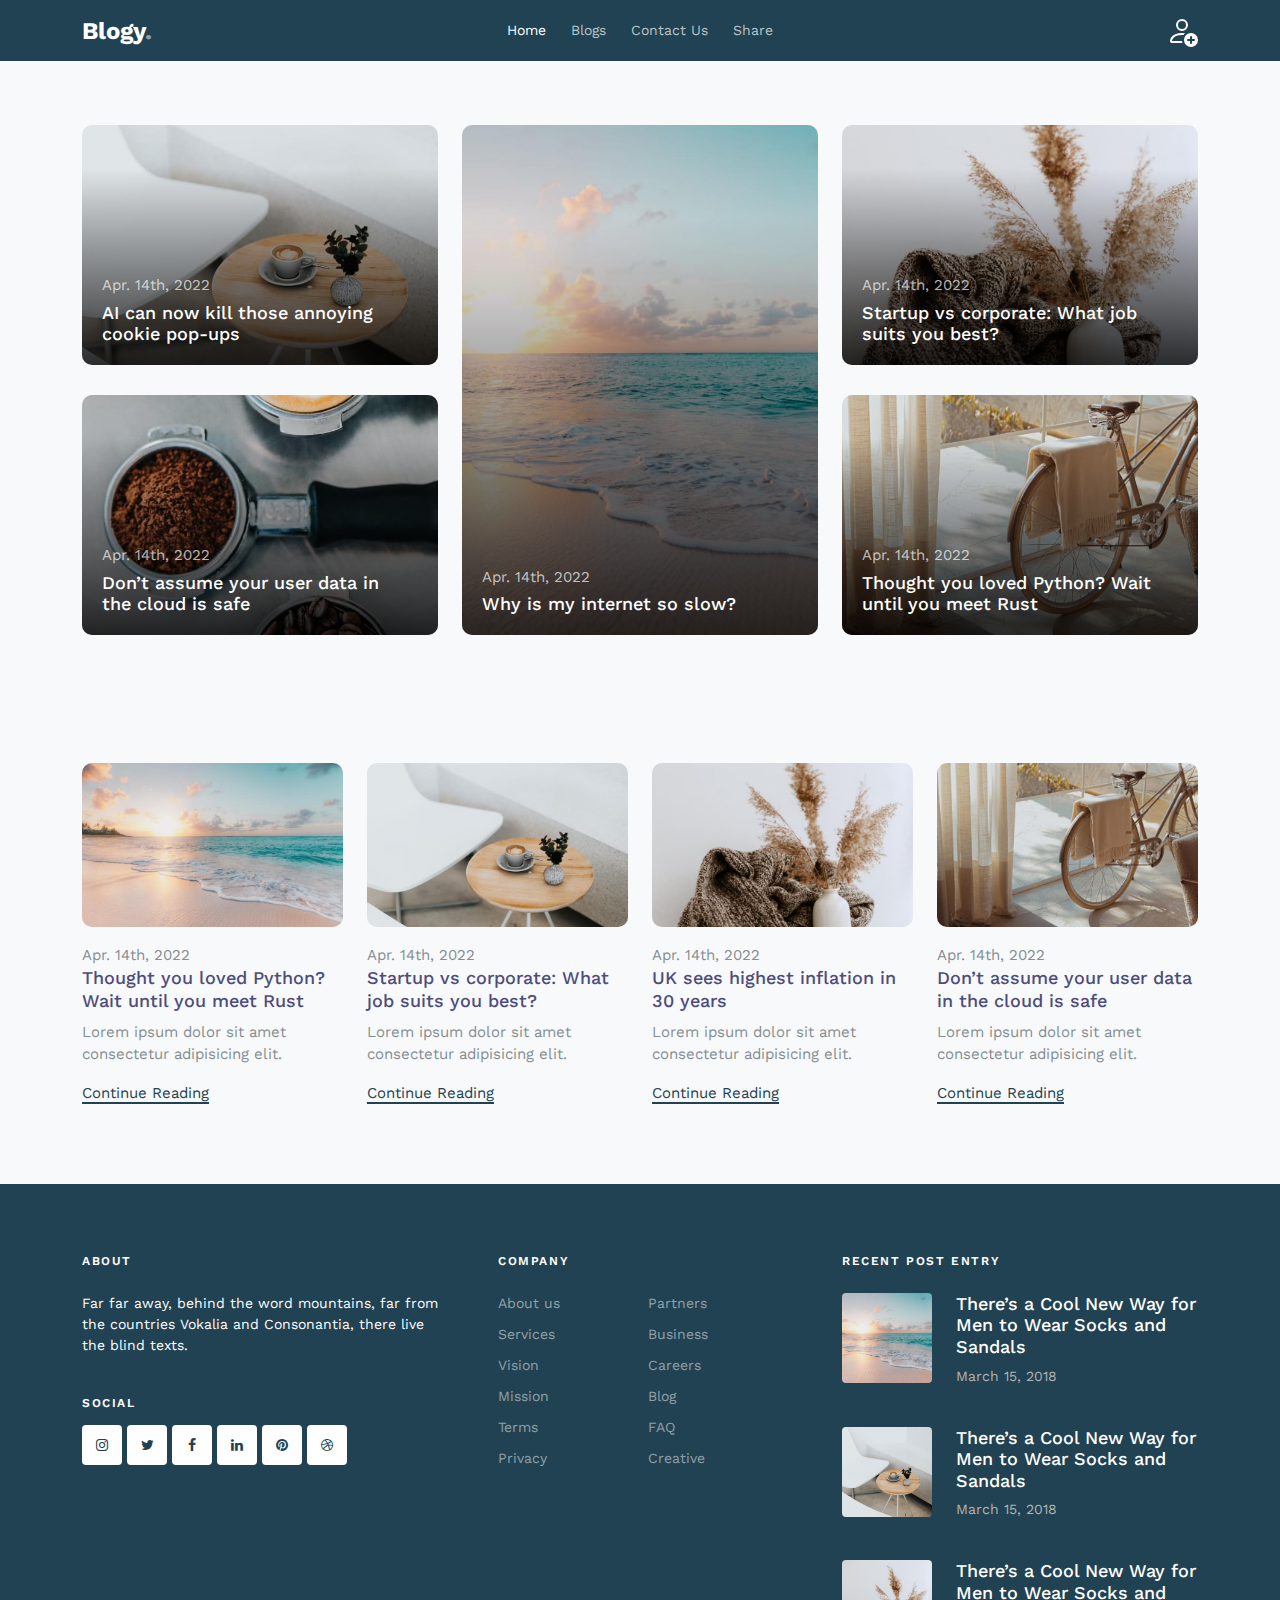
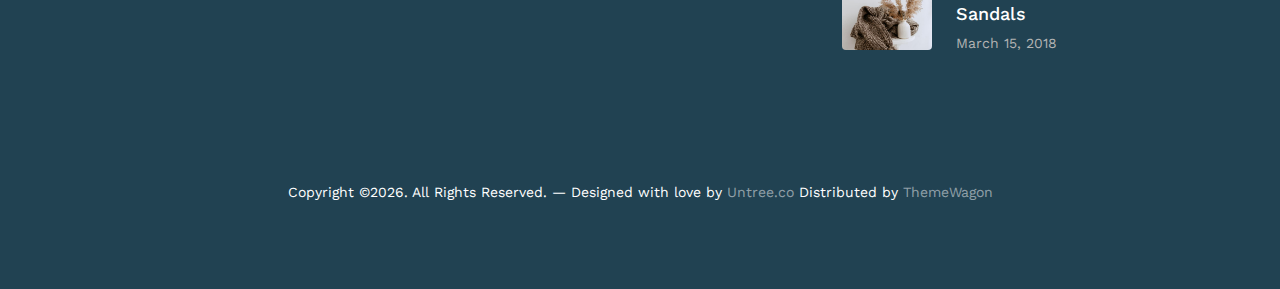
<file: client/index.html>
<!-- /*
* Template Name: Blogy
* Template Author: Untree.co
* Template URI: https://untree.co/
* License: https://creativecommons.org/licenses/by/3.0/
*/ -->
<!doctype html>
<html lang="en">
<head>
	<meta charset="utf-8">
	<meta name="viewport" content="width=device-width, initial-scale=1">
	<meta name="author" content="Untree.co">
	<link rel="shortcut icon" href="favicon.png">

	<meta name="description" content="" />
	<meta name="keywords" content="bootstrap, bootstrap5" />

	<link rel="preconnect" href="https://fonts.googleapis.com">
	<link rel="preconnect" href="https://fonts.gstatic.com" crossorigin>
	<link href="https://fonts.googleapis.com/css2?family=Work+Sans:wght@400;600;700&display=swap" rel="stylesheet">


	<link rel="stylesheet" href="fonts/icomoon/style.css">
	<link rel="stylesheet" href="fonts/flaticon/font/flaticon.css">

	<link rel="stylesheet" href="https://cdn.jsdelivr.net/npm/bootstrap-icons@1.8.1/font/bootstrap-icons.css">

	<link rel="stylesheet" href="css/tiny-slider.css">
	<link rel="stylesheet" href="css/aos.css">
	<link rel="stylesheet" href="css/glightbox.min.css">
	<link rel="stylesheet" href="css/style.css">

	<link rel="stylesheet" href="css/flatpickr.min.css">
	
	<link rel="stylesheet" href="css/subStyle.css">


	<title>Blogy &mdash; Free Bootstrap 5 Website Template by Untree.co</title>
</head>
<body>

	<div class="site-mobile-menu site-navbar-target">
		<div class="site-mobile-menu-header">
			<div class="site-mobile-menu-close">
				<span class="icofont-close js-menu-toggle"></span>
			</div>
		</div>
		<div class="site-mobile-menu-body"></div>
	</div>

	<nav class="site-nav">
		<div class="container">
			<div class="menu-bg-wrap">
				<div class="site-navigation">
					<div class="row g-0 align-items-center">
						<div class="col-2">
							<a href="index.html" class="logo m-0 float-start">Blogy<span class="text-primary">.</span></a>
						</div>
						<div class="col-8 text-center">
							<ul class="js-clone-nav d-none d-lg-inline-block text-start site-menu mx-auto">
								<li class="active"><a href="index.html">Home</a></li>
								<li><a href="blog.html">Blogs</a></li>
								<li><a href="contact.html">Contact Us</a></li>
								<li><a href="share.html">Share</a></li>
							</ul>
						</div>
						<div class="col-2 text-end nav-account">
							<div class="account-not-signedin">
								<div class="account-icon" id="openAuthModal">
									<svg xmlns="http://www.w3.org/2000/svg" width="32" height="32" fill="currentColor" class="bi bi-person-add" viewBox="0 0 16 16">
									<path d="M12.5 16a3.5 3.5 0 1 0 0-7 3.5 3.5 0 0 0 0 7m.5-5v1h1a.5.5 0 0 1 0 1h-1v1a.5.5 0 0 1-1 0v-1h-1a.5.5 0 0 1 0-1h1v-1a.5.5 0 0 1 1 0m-2-6a3 3 0 1 1-6 0 3 3 0 0 1 6 0M8 7a2 2 0 1 0 0-4 2 2 0 0 0 0 4"/>
									<path d="M8.256 14a4.5 4.5 0 0 1-.229-1.004H3c.001-.246.154-.986.832-1.664C4.484 10.68 5.711 10 8 10q.39 0 .74.025c.226-.341.496-.65.804-.918Q8.844 9.002 8 9c-5 0-6 3-6 4s1 1 1 1z"/>
									</svg>
								</div>
							</div>

							<div class="account-signedin">
								<div class="account-icon">
									<svg xmlns="http://www.w3.org/2000/svg" width="32" height="32" fill="currentColor" class="bi bi-person" viewBox="0 0 16 16">
									<path d="M8 8a3 3 0 1 0 0-6 3 3 0 0 0 0 6m2-3a2 2 0 1 1-4 0 2 2 0 0 1 4 0m4 8c0 1-1 1-1 1H3s-1 0-1-1 1-4 6-4 6 3 6 4m-1-.004c-.001-.246-.154-.986-.832-1.664C11.516 10.68 10.289 10 8 10s-3.516.68-4.168 1.332c-.678.678-.83 1.418-.832 1.664z"/>
									</svg>
								</div>
								<ul class="account-dropdown">
									<li><a href="#">Profile</a></li>
									<li><a href="myBlogs.html">My Blogs</a></li>
									<li id="btn-signOut"><a href="#">Sign out</a></li>
								</ul>
						</div>
					</div>
				</div>
			</div>
		</div>
	</nav>

	<!-- Modal đăng nhập/đăng ký -->
	<div id="authModal" class="auth-modal">
		<div class="auth-modal-content">

			<span class="auth-close" id="closeAuthModal">&times;</span>

			<h2 class="auth-title" id="authTitle">Sign In</h2>

			<!-- Form đăng nhập -->
			<form id="signinForm" class="auth-form active">
				<input type="email" placeholder="Email" required />
				<input type="password" placeholder="Password" required />
				<button type="submit" class="auth-btn">Sign In</button>

				<p class="switch-text">
					Don't have an account?
					<a href="#" id="toSignup">Sign Up</a>
				</p>
			</form>

			<!-- Form đăng ký -->
			<form id="signupForm" class="auth-form">
				<input type="email" placeholder="Email" required />
				<input type="password" placeholder="Password" required />
				<input type="text" placeholder="Full Name" required />
				<input type="date" name="" id="" required/>
				<button type="submit" class="auth-btn">Sign Up</button>

				<p class="switch-text">
					Already have an account?
					<a href="#" id="toSignin">Sign In</a>
				</p>
			</form>

		</div>
	</div>

	<!-- Start retroy layout blog posts -->
	<section class="section bg-light">
		<div class="container">
			<div class="row align-items-stretch retro-layout">
				<div class="col-md-4">
					<a href="single.html" class="h-entry mb-30 v-height gradient">

						<div class="featured-img" style="background-image: url('images/img_2_horizontal.jpg');"></div>

						<div class="text">
							<span class="date">Apr. 14th, 2022</span>
							<h2>AI can now kill those annoying cookie pop-ups</h2>
						</div>
					</a>
					<a href="single.html" class="h-entry v-height gradient">

						<div class="featured-img" style="background-image: url('images/img_5_horizontal.jpg');"></div>

						<div class="text">
							<span class="date">Apr. 14th, 2022</span>
							<h2>Don’t assume your user data in the cloud is safe</h2>
						</div>
					</a>
				</div>
				<div class="col-md-4">
					<a href="single.html" class="h-entry img-5 h-100 gradient">

						<div class="featured-img" style="background-image: url('images/img_1_vertical.jpg');"></div>

						<div class="text">
							<span class="date">Apr. 14th, 2022</span>
							<h2>Why is my internet so slow?</h2>
						</div>
					</a>
				</div>
				<div class="col-md-4">
					<a href="single.html" class="h-entry mb-30 v-height gradient">

						<div class="featured-img" style="background-image: url('images/img_3_horizontal.jpg');"></div>

						<div class="text">
							<span class="date">Apr. 14th, 2022</span>
							<h2>Startup vs corporate: What job suits you best?</h2>
						</div>
					</a>
					<a href="single.html" class="h-entry v-height gradient">

						<div class="featured-img" style="background-image: url('images/img_4_horizontal.jpg');"></div>

						<div class="text">
							<span class="date">Apr. 14th, 2022</span>
							<h2>Thought you loved Python? Wait until you meet Rust</h2>
						</div>
					</a>
				</div>
			</div>
		</div>
	</section>
	<!-- End retroy layout blog posts -->


	<!-- Start posts-entry -->
	<section class="section posts-entry posts-entry-sm bg-light">
		<div class="container">
			<div class="row">
				<div class="col-md-6 col-lg-3">
					<div class="blog-entry">
						<a href="single.html" class="img-link">
							<img src="images/img_1_horizontal.jpg" alt="Image" class="img-fluid">
						</a>
						<span class="date">Apr. 14th, 2022</span>
						<h2><a href="single.html">Thought you loved Python? Wait until you meet Rust</a></h2>
						<p>Lorem ipsum dolor sit amet consectetur adipisicing elit.</p>
						<p><a href="#" class="read-more">Continue Reading</a></p>
					</div>
				</div>
				<div class="col-md-6 col-lg-3">
					<div class="blog-entry">
						<a href="single.html" class="img-link">
							<img src="images/img_2_horizontal.jpg" alt="Image" class="img-fluid">
						</a>
						<span class="date">Apr. 14th, 2022</span>
						<h2><a href="single.html">Startup vs corporate: What job suits you best?</a></h2>
						<p>Lorem ipsum dolor sit amet consectetur adipisicing elit.</p>
						<p><a href="#" class="read-more">Continue Reading</a></p>
					</div>
				</div>
				<div class="col-md-6 col-lg-3">
					<div class="blog-entry">
						<a href="single.html" class="img-link">
							<img src="images/img_3_horizontal.jpg" alt="Image" class="img-fluid">
						</a>
						<span class="date">Apr. 14th, 2022</span>
						<h2><a href="single.html">UK sees highest inflation in 30 years</a></h2>
						<p>Lorem ipsum dolor sit amet consectetur adipisicing elit.</p>
						<p><a href="#" class="read-more">Continue Reading</a></p>
					</div>
				</div>
				<div class="col-md-6 col-lg-3">
					<div class="blog-entry">
						<a href="single.html" class="img-link">
							<img src="images/img_4_horizontal.jpg" alt="Image" class="img-fluid">
						</a>
						<span class="date">Apr. 14th, 2022</span>
						<h2><a href="single.html">Don’t assume your user data in the cloud is safe</a></h2>
						<p>Lorem ipsum dolor sit amet consectetur adipisicing elit.</p>
						<p><a href="#" class="read-more">Continue Reading</a></p>
					</div>
				</div>
			</div>
		</div>
	</section>
	<!-- End posts-entry -->

	<!-- Footer -->
	<footer class="site-footer">
		<div class="container">
			<div class="row">
				<div class="col-lg-4">
					<div class="widget">
						<h3 class="mb-4">About</h3>
						<p>Far far away, behind the word mountains, far from the countries Vokalia and Consonantia, there live the blind texts.</p>
					</div> <!-- /.widget -->
					<div class="widget">
						<h3>Social</h3>
						<ul class="list-unstyled social">
							<li><a href="#"><span class="icon-instagram"></span></a></li>
							<li><a href="#"><span class="icon-twitter"></span></a></li>
							<li><a href="#"><span class="icon-facebook"></span></a></li>
							<li><a href="#"><span class="icon-linkedin"></span></a></li>
							<li><a href="#"><span class="icon-pinterest"></span></a></li>
							<li><a href="#"><span class="icon-dribbble"></span></a></li>
						</ul>
					</div> <!-- /.widget -->
				</div> <!-- /.col-lg-4 -->
				<div class="col-lg-4 ps-lg-5">
					<div class="widget">
						<h3 class="mb-4">Company</h3>
						<ul class="list-unstyled float-start links">
							<li><a href="#">About us</a></li>
							<li><a href="#">Services</a></li>
							<li><a href="#">Vision</a></li>
							<li><a href="#">Mission</a></li>
							<li><a href="#">Terms</a></li>
							<li><a href="#">Privacy</a></li>
						</ul>
						<ul class="list-unstyled float-start links">
							<li><a href="#">Partners</a></li>
							<li><a href="#">Business</a></li>
							<li><a href="#">Careers</a></li>
							<li><a href="#">Blog</a></li>
							<li><a href="#">FAQ</a></li>
							<li><a href="#">Creative</a></li>
						</ul>
					</div> <!-- /.widget -->
				</div> <!-- /.col-lg-4 -->
				<div class="col-lg-4">
					<div class="widget">
						<h3 class="mb-4">Recent Post Entry</h3>
						<div class="post-entry-footer">
							<ul>
								<li>
									<a href="">
										<img src="images/img_1_sq.jpg" alt="Image placeholder" class="me-4 rounded">
										<div class="text">
											<h4>There’s a Cool New Way for Men to Wear Socks and Sandals</h4>
											<div class="post-meta">
												<span class="mr-2">March 15, 2018 </span>
											</div>
										</div>
									</a>
								</li>
								<li>
									<a href="">
										<img src="images/img_2_sq.jpg" alt="Image placeholder" class="me-4 rounded">
										<div class="text">
											<h4>There’s a Cool New Way for Men to Wear Socks and Sandals</h4>
											<div class="post-meta">
												<span class="mr-2">March 15, 2018 </span>
											</div>
										</div>
									</a>
								</li>
								<li>
									<a href="">
										<img src="images/img_3_sq.jpg" alt="Image placeholder" class="me-4 rounded">
										<div class="text">
											<h4>There’s a Cool New Way for Men to Wear Socks and Sandals</h4>
											<div class="post-meta">
												<span class="mr-2">March 15, 2018 </span>
											</div>
										</div>
									</a>
								</li>
							</ul>
						</div>


					</div> <!-- /.widget -->
				</div> <!-- /.col-lg-4 -->
			</div> <!-- /.row -->

			<div class="row mt-5">
				<div class="col-12 text-center">
          <!-- 
              **==========
              NOTE: 
              Please don't remove this copyright link unless you buy the license here https://untree.co/license/  
              **==========
            -->

            <p>Copyright &copy;<script>document.write(new Date().getFullYear());</script>. All Rights Reserved. &mdash; Designed with love by <a href="https://untree.co">Untree.co</a>  Distributed by <a href="https://themewagon.com">ThemeWagon</a> <!-- License information: https://untree.co/license/ -->
            </p>
          </div>
        </div>
      </div> <!-- /.container -->
    </footer> <!-- /.site-footer -->

    <!-- Preloader -->
    <div id="overlayer"></div>
    <div class="loader">
    	<div class="spinner-border text-primary" role="status">
    		<span class="visually-hidden">Loading...</span>
    	</div>
    </div>


    <script src="js/bootstrap.bundle.min.js"></script>
    <script src="js/tiny-slider.js"></script>

    <script src="js/flatpickr.min.js"></script>


    <script src="js/aos.js"></script>
    <script src="js/glightbox.min.js"></script>
    <script src="js/navbar.js"></script>
    <script src="js/counter.js"></script>
    <script src="js/custom.js"></script>

	<script src="js/accounts.js"></script>
	<script src="js/home.js"></script>
  </body>
  </html>
</file>
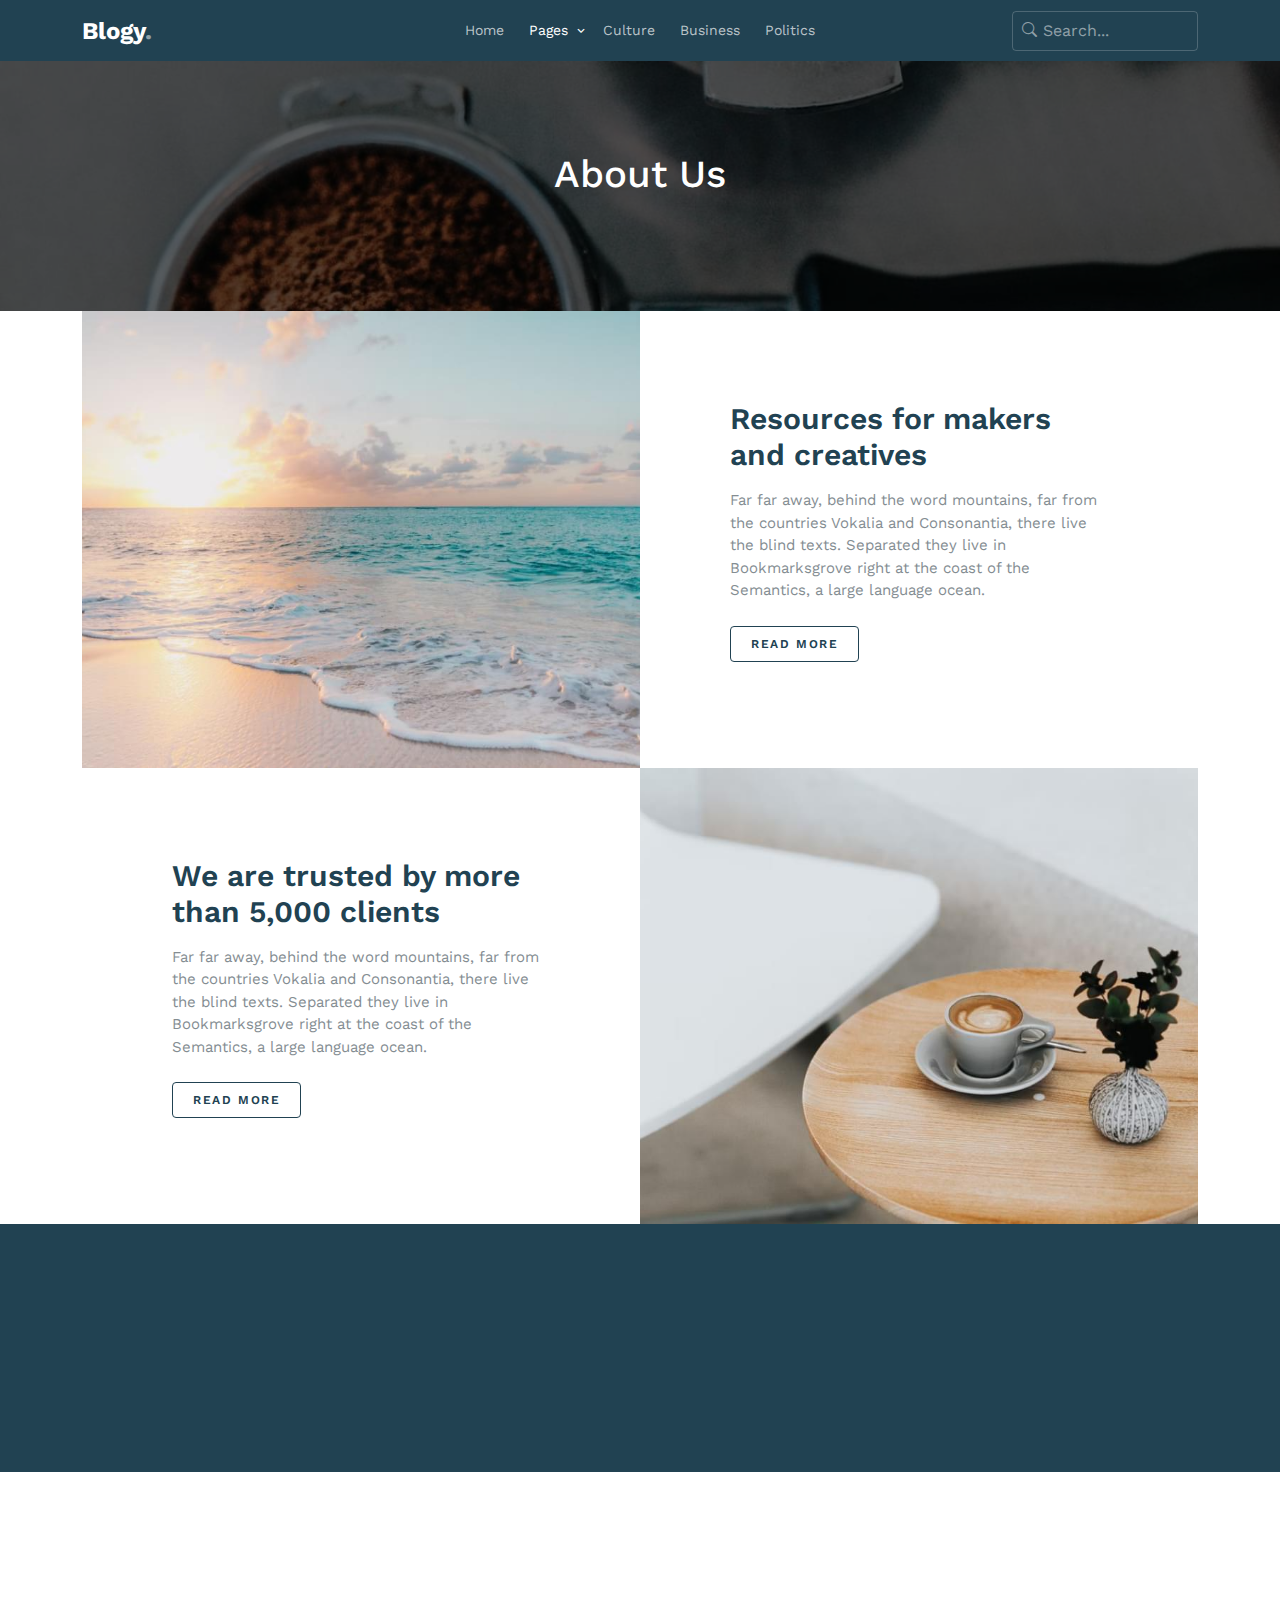
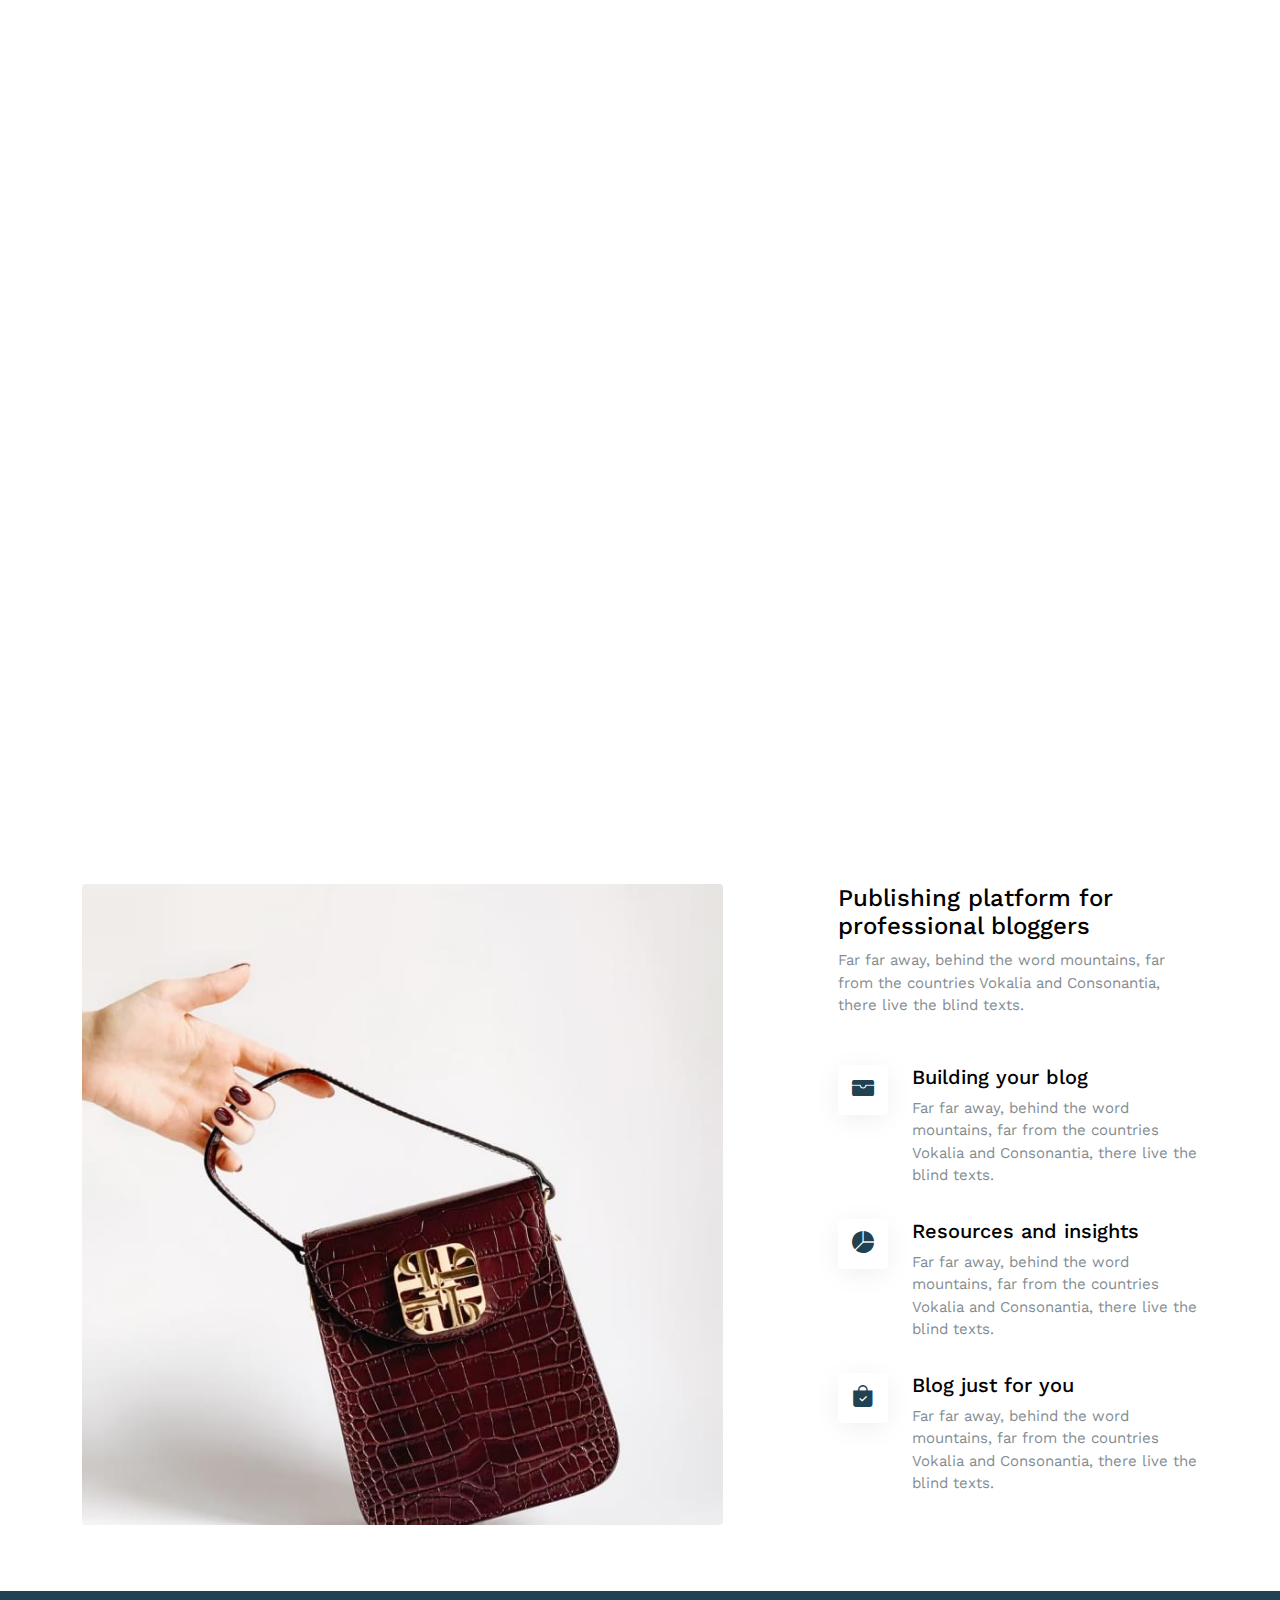
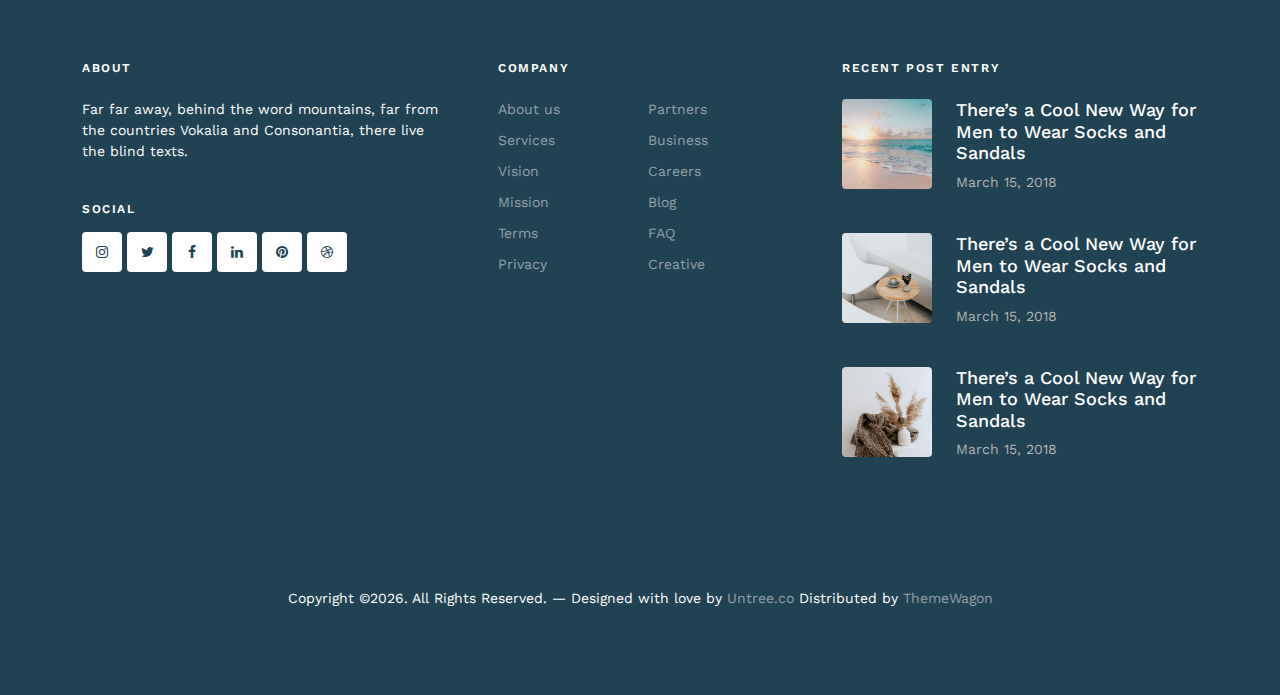
<file: client/about.html>
<!-- /*
* Template Name: Blogy
* Template Author: Untree.co
* Template URI: https://untree.co/
* License: https://creativecommons.org/licenses/by/3.0/
*/ -->
<!doctype html>
<html lang="en">
<head>
	<meta charset="utf-8">
	<meta name="viewport" content="width=device-width, initial-scale=1">
	<meta name="author" content="Untree.co">
	<link rel="shortcut icon" href="favicon.png">

	<meta name="description" content="" />
	<meta name="keywords" content="bootstrap, bootstrap5" />

	<link rel="preconnect" href="https://fonts.googleapis.com">
	<link rel="preconnect" href="https://fonts.gstatic.com" crossorigin>
	<link href="https://fonts.googleapis.com/css2?family=Work+Sans:wght@400;600;700&display=swap" rel="stylesheet">


	<link rel="stylesheet" href="fonts/icomoon/style.css">
	<link rel="stylesheet" href="fonts/flaticon/font/flaticon.css">

	<link rel="stylesheet" href="https://cdn.jsdelivr.net/npm/bootstrap-icons@1.8.1/font/bootstrap-icons.css">

	<link rel="stylesheet" href="css/tiny-slider.css">
	<link rel="stylesheet" href="css/aos.css">
	<link rel="stylesheet" href="css/glightbox.min.css">
	<link rel="stylesheet" href="css/style.css">

	<link rel="stylesheet" href="css/flatpickr.min.css">


	<title>Blogy &mdash; Free Bootstrap 5 Website Template by Untree.co</title>
</head>
<body>

	<div class="site-mobile-menu site-navbar-target">
		<div class="site-mobile-menu-header">
			<div class="site-mobile-menu-close">
				<span class="icofont-close js-menu-toggle"></span>
			</div>
		</div>
		<div class="site-mobile-menu-body"></div>
	</div>

	<nav class="site-nav">
		<div class="container">
			<div class="menu-bg-wrap">
				<div class="site-navigation">
					<div class="row g-0 align-items-center">
						<div class="col-2">
							<a href="index.html" class="logo m-0 float-start">Blogy<span class="text-primary">.</span></a>
						</div>
						<div class="col-8 text-center">
							<form action="#" class="search-form d-inline-block d-lg-none">
								<input type="text" class="form-control" placeholder="Search...">
								<span class="bi-search"></span>
							</form>

							<ul class="js-clone-nav d-none d-lg-inline-block text-start site-menu mx-auto">
								<li><a href="index.html">Home</a></li>
								<li class="has-children active">
									<a href="category.html">Pages</a>
									<ul class="dropdown">
										<li><a href="search-result.html">Search Result</a></li>
										<li><a href="blog.html">Blog</a></li>
										<li><a href="single.html">Blog Single</a></li>
										<li><a href="category.html">Category</a></li>
										<li class="active"><a href="about.html">About</a></li>
										<li><a href="contact.html">Contact Us</a></li>
										<li><a href="#">Menu One</a></li>
										<li><a href="#">Menu Two</a></li>
										<li class="has-children">
											<a href="#">Dropdown</a>
											<ul class="dropdown">
												<li><a href="#">Sub Menu One</a></li>
												<li><a href="#">Sub Menu Two</a></li>
												<li><a href="#">Sub Menu Three</a></li>
											</ul>
										</li>
									</ul>
								</li>
								<li><a href="category.html">Culture</a></li>
								<li><a href="category.html">Business</a></li>
								<li><a href="category.html">Politics</a></li>
							</ul>
						</div>
						<div class="col-2 text-end">
							<a href="#" class="burger ms-auto float-end site-menu-toggle js-menu-toggle d-inline-block d-lg-none light">
								<span></span>
							</a>
							<form action="#" class="search-form d-none d-lg-inline-block">
								<input type="text" class="form-control" placeholder="Search...">
								<span class="bi-search"></span>
							</form>
						</div>
					</div>
				</div>
			</div>
		</div>
	</nav>

	<div class="site-cover site-cover-sm same-height overlay single-page" style="background-image: url('images/hero_5.jpg');">
		<div class="container">
			<div class="row same-height justify-content-center">
				<div class="col-md-6">
					<div class="post-entry text-center">
						<h1 class="mb-4">About Us</h1>
					</div>
				</div>
			</div>
		</div>
	</div>

	<div class="section sec-halfs py-0">
		<div class="container">
			<div class="half-content d-lg-flex align-items-stretch">
				<div class="img" style="background-image: url('images/hero_1.jpg')" data-aos="fade-in" data-aos-delay="100">
					
				</div>
				<div class="text">
					<h2 class="heading text-primary mb-3">Resources for makers and creatives</h2>
					<p class="mb-4">Far far away, behind the word mountains, far from the countries Vokalia and Consonantia, there live the blind texts. Separated they live in Bookmarksgrove right at the coast of the Semantics, a large language ocean.</p>
					<p><a href="#" class="btn btn-outline-primary py-2">Read more</a></p>
				</div>
			</div>

			<div class="half-content d-lg-flex align-items-stretch">
				<div class="img order-md-2" style="background-image: url('images/hero_2.jpg')" data-aos="fade-in">
					
				</div>
				<div class="text">
					<h2 class="heading text-primary mb-3">We are trusted by more than 5,000 clients</h2>
					<p class="mb-4">Far far away, behind the word mountains, far from the countries Vokalia and Consonantia, there live the blind texts. Separated they live in Bookmarksgrove right at the coast of the Semantics, a large language ocean.</p>
					<p><a href="#" class="btn btn-outline-primary py-2">Read more</a></p>
				</div>
			</div>
		</div>

	</div>

	<div class="section sec-features">
		<div class="container">
			<div class="row g-5">
				<div class="col-12 col-sm-6 col-md-6 col-lg-4" data-aos="fade-up" data-aos-delay="0">
					<div class="feature d-flex">
						<span class="bi-bag-check-fill"></span>
						<div>
							<h3>Building your blog</h3>
							<p>Far far away, behind the word mountains, far from the countries Vokalia and Consonantia, there live the blind texts. </p>
						</div>
					</div>
				</div>
				<div class="col-12 col-sm-6 col-md-6 col-lg-4" data-aos="fade-up" data-aos-delay="100">
					<div class="feature d-flex">
						<span class="bi-wallet-fill"></span>
						<div>
							<h3>Resources and insights</h3>
							<p>Far far away, behind the word mountains, far from the countries Vokalia and Consonantia, there live the blind texts. </p>
						</div>
					</div>
				</div>
				<div class="col-12 col-sm-6 col-md-6 col-lg-4" data-aos="fade-up" data-aos-delay="200">
					<div class="feature d-flex">
						<span class="bi-pie-chart-fill"></span>
						<div>
							<h3>Blog just for you</h3>
							<p>Far far away, behind the word mountains, far from the countries Vokalia and Consonantia, there live the blind texts. </p>
						</div>
					</div>
				</div>
			</div>
		</div>
	</div>

	
	<div class="section">
		<div class="container">
			
			<div class="row mb-5">
				<div class="col-lg-5 mx-auto text-center" data-aos="fade-up">
					<h2 class="heading text-primary">Our Team</h2>
					<p>Far far away, behind the word mountains, far from the countries Vokalia and Consonantia, there live the blind texts. </p>
				</div>
			</div>

			<div class="row">
				<div class="col-lg-4 mb-4 text-center" data-aos="fade-up" data-aos-delay="0">
					<img src="images/person_1.jpg" alt="Image" class="img-fluid w-50 rounded-circle mb-3">
					<h5 class="text-black">James Griffin</h5>
					<p>Far far away, behind the word mountains, far from the countries Vokalia and Consonantia, there live the blind texts. </p>
				</div>
				<div class="col-lg-4 mb-4 text-center" data-aos="fade-up" data-aos-delay="100">
					<img src="images/person_2.jpg" alt="Image" class="img-fluid w-50 rounded-circle mb-3">
					<h5 class="text-black">Claire Smith</h5>
					<p>Far far away, behind the word mountains, far from the countries Vokalia and Consonantia, there live the blind texts. </p>
				</div>
				<div class="col-lg-4 mb-4 text-center" data-aos="fade-up" data-aos-delay="200">
					<img src="images/person_3.jpg" alt="Image" class="img-fluid w-50 rounded-circle mb-3">
					<h5 class="text-black">Jessica Wilson</h5>
					<p>Far far away, behind the word mountains, far from the countries Vokalia and Consonantia, there live the blind texts. </p>
				</div>

				<div class="col-lg-4 mb-4 text-center" data-aos="fade-up" data-aos-delay="0">
					<img src="images/person_4.jpg" alt="Image" class="img-fluid w-50 rounded-circle mb-3">
					<h5 class="text-black">William Anderson</h5>
					<p>Far far away, behind the word mountains, far from the countries Vokalia and Consonantia, there live the blind texts. </p>
				</div>
				<div class="col-lg-4 mb-4 text-center" data-aos="fade-up" data-aos-delay="100">
					<img src="images/person_5.jpg" alt="Image" class="img-fluid w-50 rounded-circle mb-3">
					<h5 class="text-black">Julie Harvey</h5>
					<p>Far far away, behind the word mountains, far from the countries Vokalia and Consonantia, there live the blind texts. </p>
				</div>
				<div class="col-lg-4 mb-4 text-center" data-aos="fade-up" data-aos-delay="200">
					<img src="images/person_2.jpg" alt="Image" class="img-fluid w-50 rounded-circle mb-3">
					<h5 class="text-black">Shana Clarkson</h5>
					<p>Far far away, behind the word mountains, far from the countries Vokalia and Consonantia, there live the blind texts. </p>
				</div>
			</div>

		</div>
	</div>



	<div class="section">
		<div class="container">
			<div class="row justify-content-between">
				<div class="col-lg-7 mb-4 mb-lg-0">
					<img src="images/img_7_sq.jpg" alt="Image" class="img-fluid rounded
					">
				</div>
				<div class="col-lg-4 ps-lg-2">
					<div class="mb-5">
						<h2 class="text-black h4">Publishing platform for professional bloggers</h2>
						<p>Far far away, behind the word mountains, far from the countries Vokalia and Consonantia, there live the blind texts.</p>
					</div>
					<div class="d-flex mb-3 service-alt">
						<div>
							<span class="bi-wallet-fill me-4"></span>
						</div>
						<div>
							<h3>Building your blog</h3>
							<p>Far far away, behind the word mountains, far from the countries Vokalia and Consonantia, there live the blind texts.</p>
						</div>
					</div>

					<div class="d-flex mb-3 service-alt">
						<div>
							<span class="bi-pie-chart-fill me-4"></span>
						</div>
						<div>
							<h3>Resources and insights</h3>
							<p>Far far away, behind the word mountains, far from the countries Vokalia and Consonantia, there live the blind texts.</p>
						</div>
					</div>

					<div class="d-flex mb-3 service-alt">
						<div>
							<span class="bi-bag-check-fill me-4"></span>
						</div>
						<div>
							<h3>Blog just for you</h3>
							<p>Far far away, behind the word mountains, far from the countries Vokalia and Consonantia, there live the blind texts.</p>
						</div>
					</div>

				</div>

			</div>
		</div>
	</div>

	<footer class="site-footer">
		<div class="container">
			<div class="row">
				<div class="col-lg-4">
					<div class="widget">
						<h3 class="mb-4">About</h3>
						<p>Far far away, behind the word mountains, far from the countries Vokalia and Consonantia, there live the blind texts.</p>
					</div> <!-- /.widget -->
					<div class="widget">
						<h3>Social</h3>
						<ul class="list-unstyled social">
							<li><a href="#"><span class="icon-instagram"></span></a></li>
							<li><a href="#"><span class="icon-twitter"></span></a></li>
							<li><a href="#"><span class="icon-facebook"></span></a></li>
							<li><a href="#"><span class="icon-linkedin"></span></a></li>
							<li><a href="#"><span class="icon-pinterest"></span></a></li>
							<li><a href="#"><span class="icon-dribbble"></span></a></li>
						</ul>
					</div> <!-- /.widget -->
				</div> <!-- /.col-lg-4 -->
				<div class="col-lg-4 ps-lg-5">
					<div class="widget">
						<h3 class="mb-4">Company</h3>
						<ul class="list-unstyled float-start links">
							<li><a href="#">About us</a></li>
							<li><a href="#">Services</a></li>
							<li><a href="#">Vision</a></li>
							<li><a href="#">Mission</a></li>
							<li><a href="#">Terms</a></li>
							<li><a href="#">Privacy</a></li>
						</ul>
						<ul class="list-unstyled float-start links">
							<li><a href="#">Partners</a></li>
							<li><a href="#">Business</a></li>
							<li><a href="#">Careers</a></li>
							<li><a href="#">Blog</a></li>
							<li><a href="#">FAQ</a></li>
							<li><a href="#">Creative</a></li>
						</ul>
					</div> <!-- /.widget -->
				</div> <!-- /.col-lg-4 -->
				<div class="col-lg-4">
					<div class="widget">
						<h3 class="mb-4">Recent Post Entry</h3>
						<div class="post-entry-footer">
							<ul>
								<li>
									<a href="">
										<img src="images/img_1_sq.jpg" alt="Image placeholder" class="me-4 rounded">
										<div class="text">
											<h4>There’s a Cool New Way for Men to Wear Socks and Sandals</h4>
											<div class="post-meta">
												<span class="mr-2">March 15, 2018 </span>
											</div>
										</div>
									</a>
								</li>
								<li>
									<a href="">
										<img src="images/img_2_sq.jpg" alt="Image placeholder" class="me-4 rounded">
										<div class="text">
											<h4>There’s a Cool New Way for Men to Wear Socks and Sandals</h4>
											<div class="post-meta">
												<span class="mr-2">March 15, 2018 </span>
											</div>
										</div>
									</a>
								</li>
								<li>
									<a href="">
										<img src="images/img_3_sq.jpg" alt="Image placeholder" class="me-4 rounded">
										<div class="text">
											<h4>There’s a Cool New Way for Men to Wear Socks and Sandals</h4>
											<div class="post-meta">
												<span class="mr-2">March 15, 2018 </span>
											</div>
										</div>
									</a>
								</li>
							</ul>
						</div>


					</div> <!-- /.widget -->
				</div> <!-- /.col-lg-4 -->
			</div> <!-- /.row -->

			<div class="row mt-5">
				<div class="col-12 text-center">
          <!-- 
              **==========
              NOTE: 
              Please don't remove this copyright link unless you buy the license here https://untree.co/license/  
              **==========
            -->

            <p>Copyright &copy;<script>document.write(new Date().getFullYear());</script>. All Rights Reserved. &mdash; Designed with love by <a href="https://untree.co">Untree.co</a> Distributed by <a href="https://themewagon.com">ThemeWagon</a> <!-- License information: https://untree.co/license/ -->
            </p>
          </div>
        </div>
      </div> <!-- /.container -->
    </footer> <!-- /.site-footer -->

    <!-- Preloader -->
    <div id="overlayer"></div>
    <div class="loader">
    	<div class="spinner-border text-primary" role="status">
    		<span class="visually-hidden">Loading...</span>
    	</div>
    </div>


    <script src="js/bootstrap.bundle.min.js"></script>
    <script src="js/tiny-slider.js"></script>

    <script src="js/flatpickr.min.js"></script>


    <script src="js/aos.js"></script>
    <script src="js/glightbox.min.js"></script>
    <script src="js/navbar.js"></script>
    <script src="js/counter.js"></script>
    <script src="js/custom.js"></script>

    
  </body>
  </html>
</file>
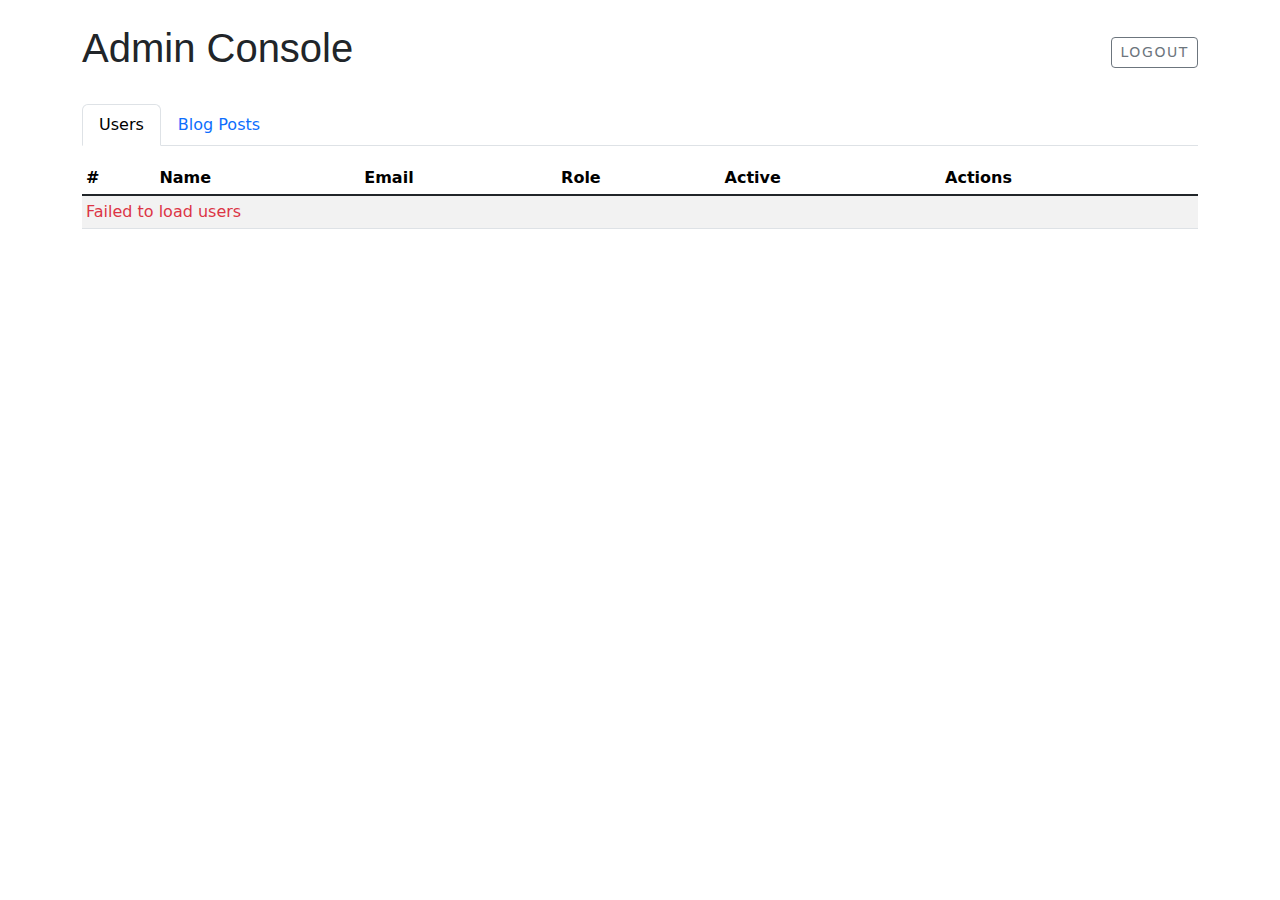
<file: client/admin.html>
<!doctype html>
<html lang="en">
<head>
  <meta charset="utf-8">
  <meta name="viewport" content="width=device-width, initial-scale=1">
  <title>Admin Console</title>
  <link rel="stylesheet" href="css/style.css">
  <link rel="stylesheet" href="css/subStyle.css">
  <link rel="stylesheet" href="https://cdn.jsdelivr.net/npm/bootstrap@5.3.0/dist/css/bootstrap.min.css">
</head>
<body>
  <main class="container py-4">
    <div class="d-flex justify-content-between align-items-center mb-4">
      <h1>Admin Console</h1>
      <div>
        <button id="btn-logout" class="btn btn-outline-secondary btn-sm">Logout</button>
      </div>
    </div>

    <ul class="nav nav-tabs" id="adminTabs" role="tablist">
      <li class="nav-item" role="presentation">
        <button class="nav-link active" id="users-tab" data-bs-toggle="tab" data-bs-target="#users" type="button" role="tab">Users</button>
      </li>
      <li class="nav-item" role="presentation">
        <button class="nav-link" id="posts-tab" data-bs-toggle="tab" data-bs-target="#posts" type="button" role="tab">Blog Posts</button>
      </li>
    </ul>

    <div class="tab-content mt-3">
      <div class="tab-pane fade show active" id="users" role="tabpanel">
        <div class="table-responsive">
          <table class="table table-sm table-striped" id="usersTable">
            <thead>
              <tr>
                <th>#</th>
                <th>Name</th>
                <th>Email</th>
                <th>Role</th>
                <th>Active</th>
                <th>Actions</th>
              </tr>
            </thead>
            <tbody></tbody>
          </table>
        </div>
      </div>

      <div class="tab-pane fade" id="posts" role="tabpanel">
        <div class="d-flex justify-content-between mb-2">
          <div>
            <label class="form-label me-2">Per page</label>
            <select id="adminPerPage" class="form-select form-select-sm d-inline-block" style="width:auto">
              <option value="5">5</option>
              <option value="10" selected>10</option>
              <option value="20">20</option>
            </select>
          </div>
          <div>
            <input id="adminSearch" class="form-control form-control-sm" placeholder="Search posts by title" style="width:260px">
          </div>
        </div>

        <div id="postsList" class="list-group mb-3"></div>

        <div class="d-flex justify-content-between align-items-center">
          <div id="adminPostsInfo" class="text-muted small">--</div>
          <nav aria-label="Posts pagination">
            <div id="adminPagination" class="custom-pagination"></div>
          </nav>
        </div>
      </div>
    </div>
  </main>

  <!-- Delete confirmation modal -->
  <div class="modal fade" id="confirmDeleteModal" tabindex="-1">
    <div class="modal-dialog modal-dialog-centered">
      <div class="modal-content">
        <div class="modal-body">
          <p>Are you sure you want to delete this post?</p>
          <div class="text-end">
            <button class="btn btn-secondary btn-sm" data-bs-dismiss="modal">Cancel</button>
            <button id="confirmDeleteBtn" class="btn btn-danger btn-sm">Delete</button>
          </div>
        </div>
      </div>
    </div>
  </div>

  <!-- overlay + loader -->
  <div id="overlayer" style="display:none;position:fixed;inset:0;background:rgba(0,0,0,0.4);z-index:1050;align-items:center;justify-content:center;">
    <div class="spinner-border text-light" role="status"></div>
  </div>

  <script src="https://cdn.jsdelivr.net/npm/bootstrap@5.3.0/dist/js/bootstrap.bundle.min.js"></script>
  <script src="js/admin.js"></script>
</body>
</html>
</file>
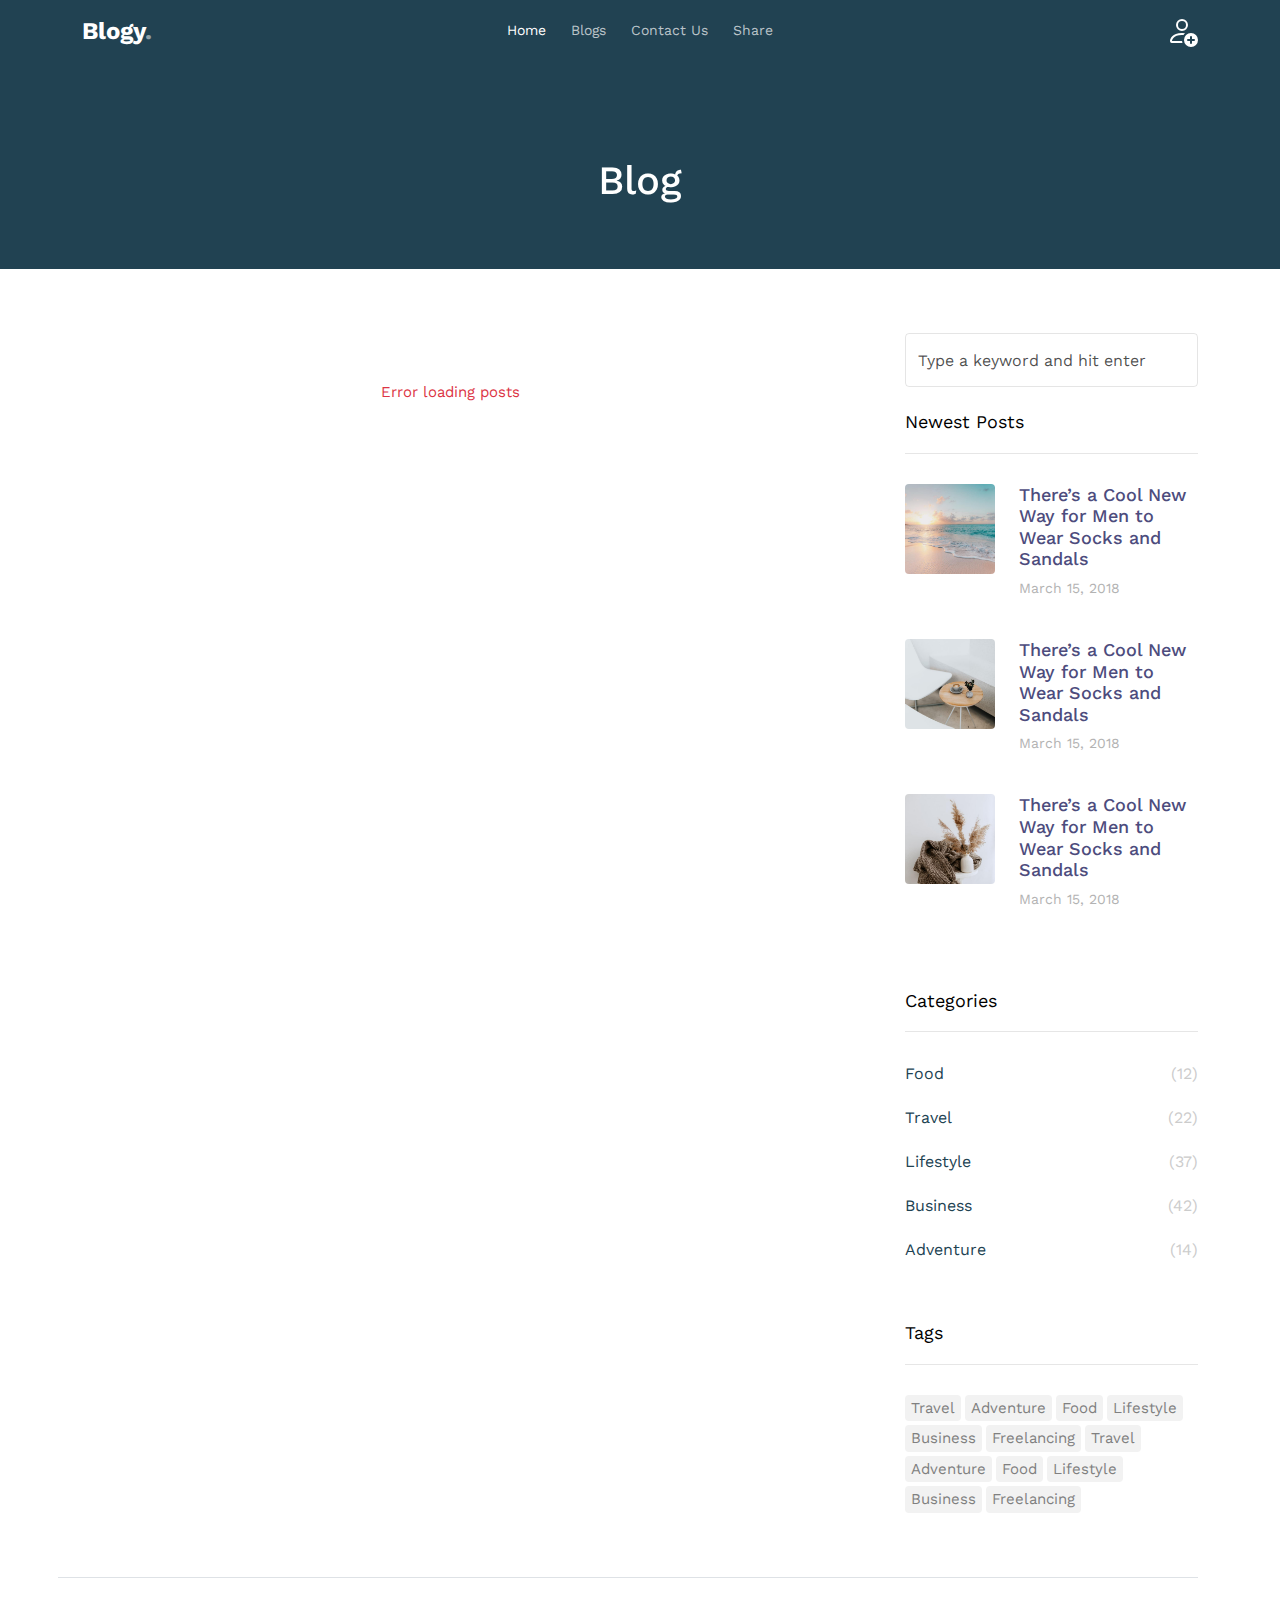
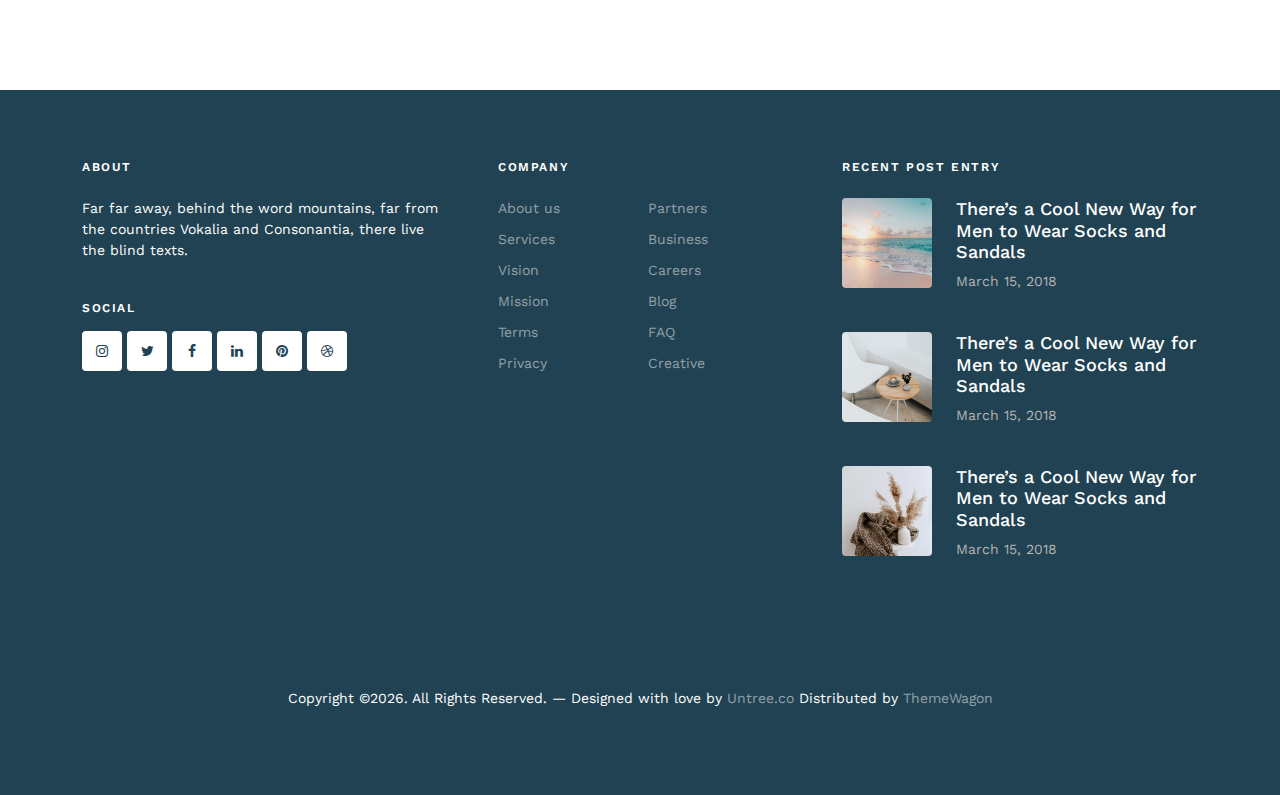
<file: client/blog.html>
<!-- /*
* Template Name: Blogy
* Template Author: Untree.co
* Template URI: https://untree.co/
* License: https://creativecommons.org/licenses/by/3.0/
*/ -->
<!doctype html>
<html lang="en">
<head>
  <meta charset="utf-8">
  <meta name="viewport" content="width=device-width, initial-scale=1">
  <meta name="author" content="Untree.co">
  <link rel="shortcut icon" href="favicon.png">

  <meta name="description" content="" />
  <meta name="keywords" content="bootstrap, bootstrap5" />

  <link rel="preconnect" href="https://fonts.googleapis.com">
  <link rel="preconnect" href="https://fonts.gstatic.com" crossorigin>
  <link href="https://fonts.googleapis.com/css2?family=Work+Sans:wght@400;600;700&display=swap" rel="stylesheet">


  <link rel="stylesheet" href="fonts/icomoon/style.css">
  <link rel="stylesheet" href="fonts/flaticon/font/flaticon.css">

  <link rel="stylesheet" href="https://cdn.jsdelivr.net/npm/bootstrap-icons@1.8.1/font/bootstrap-icons.css">

  <link rel="stylesheet" href="css/tiny-slider.css">
  <link rel="stylesheet" href="css/aos.css">
  <link rel="stylesheet" href="css/glightbox.min.css">
  <link rel="stylesheet" href="css/style.css">

  <link rel="stylesheet" href="css/flatpickr.min.css">
  <link rel="stylesheet" href="css/subStyle.css">


  <title>Blogy &mdash; Free Bootstrap 5 Website Template by Untree.co</title>
</head>
<body>

  <div class="site-mobile-menu site-navbar-target">
    <div class="site-mobile-menu-header">
      <div class="site-mobile-menu-close">
        <span class="icofont-close js-menu-toggle"></span>
      </div>
    </div>
    <div class="site-mobile-menu-body"></div>
  </div>

  <nav class="site-nav">
		<div class="container">
			<div class="menu-bg-wrap">
				<div class="site-navigation">
					<div class="row g-0 align-items-center">
						<div class="col-2">
							<a href="index.html" class="logo m-0 float-start">Blogy<span class="text-primary">.</span></a>
						</div>
						<div class="col-8 text-center">
							<ul class="js-clone-nav d-none d-lg-inline-block text-start site-menu mx-auto">
								<li class="active"><a href="index.html">Home</a></li>
								<li><a href="blog.html">Blogs</a></li>
								<li><a href="contact.html">Contact Us</a></li>
								<li><a href="share.html">Share</a></li>
							</ul>
						</div>
						<div class="col-2 text-end nav-account">
							<div class="account-not-signedin">
								<div class="account-icon" id="openAuthModal">
									<svg xmlns="http://www.w3.org/2000/svg" width="32" height="32" fill="currentColor" class="bi bi-person-add" viewBox="0 0 16 16">
									<path d="M12.5 16a3.5 3.5 0 1 0 0-7 3.5 3.5 0 0 0 0 7m.5-5v1h1a.5.5 0 0 1 0 1h-1v1a.5.5 0 0 1-1 0v-1h-1a.5.5 0 0 1 0-1h1v-1a.5.5 0 0 1 1 0m-2-6a3 3 0 1 1-6 0 3 3 0 0 1 6 0M8 7a2 2 0 1 0 0-4 2 2 0 0 0 0 4"/>
									<path d="M8.256 14a4.5 4.5 0 0 1-.229-1.004H3c.001-.246.154-.986.832-1.664C4.484 10.68 5.711 10 8 10q.39 0 .74.025c.226-.341.496-.65.804-.918Q8.844 9.002 8 9c-5 0-6 3-6 4s1 1 1 1z"/>
									</svg>
								</div>
							</div>

							<div class="account-signedin">
								<div class="account-icon">
									<svg xmlns="http://www.w3.org/2000/svg" width="32" height="32" fill="currentColor" class="bi bi-person" viewBox="0 0 16 16">
									<path d="M8 8a3 3 0 1 0 0-6 3 3 0 0 0 0 6m2-3a2 2 0 1 1-4 0 2 2 0 0 1 4 0m4 8c0 1-1 1-1 1H3s-1 0-1-1 1-4 6-4 6 3 6 4m-1-.004c-.001-.246-.154-.986-.832-1.664C11.516 10.68 10.289 10 8 10s-3.516.68-4.168 1.332c-.678.678-.83 1.418-.832 1.664z"/>
									</svg>
								</div>
								<ul class="account-dropdown">
									<li><a href="#">Profile</a></li>
									<li><a href="myBlogs.html">My Blogs</a></li>
									<li id="btn-signOut"><a href="#">Sign out</a></li>
								</ul>
						</div>
					</div>
				</div>
			</div>
		</div>
	</nav>

	<!-- Modal đăng nhập/đăng ký -->
	<div id="authModal" class="auth-modal">
		<div class="auth-modal-content">

			<span class="auth-close" id="closeAuthModal">&times;</span>

			<h2 class="auth-title" id="authTitle">Sign In</h2>

			<!-- Form đăng nhập -->
			<form id="signinForm" class="auth-form active">
				<input type="email" placeholder="Email" required />
				<input type="password" placeholder="Password" required />
				<button type="submit" class="auth-btn">Sign In</button>

				<p class="switch-text">
					Don't have an account?
					<a href="#" id="toSignup">Sign Up</a>
				</p>
			</form>

			<!-- Form đăng ký -->
			<form id="signupForm" class="auth-form">
				<input type="email" placeholder="Email" required />
				<input type="password" placeholder="Password" required />
				<input type="text" placeholder="Full Name" required />
				<input type="date" name="" id="" required/>
				<button type="submit" class="auth-btn">Sign Up</button>

				<p class="switch-text">
					Already have an account?
					<a href="#" id="toSignin">Sign In</a>
				</p>
			</form>

		</div>
	</div>

  <div class="hero overlay inner-page bg-primary py-5">
    <div class="container">
      <div class="row align-items-center justify-content-center text-center pt-5">
        <div class="col-lg-6">
          <h1 class="heading text-white mb-3" data-aos="fade-up">Blog</h1>
        </div>
      </div>
    </div>
  </div>

  <div class="section search-result-wrap">
    <div class="container">
      
      <div class="row posts-entry">
        <div class="col-lg-8" id="listItem">
          <div class="blog-entry d-flex blog-entry-search-item">
            <a href="single.html" class="img-link me-4">
              <img src="images/img_1_sq.jpg" alt="Image" class="img-fluid">
            </a>
            <div>
              <span class="date">Apr. 14th, 2022 &bullet; <a href="#">Business</a></span>
              <h2><a href="single.html">Thought you loved Python? Wait until you meet Rust</a></h2>
              <p>Lorem ipsum dolor sit amet consectetur adipisicing elit. Unde, nobis ea quis inventore vel voluptas.</p>
              <p><a href="single.html" class="btn btn-sm btn-outline-primary">Read More</a></p>
            </div>
          </div>

          <div class="blog-entry d-flex blog-entry-search-item">
            <a href="single.html" class="img-link me-4">
              <img src="images/img_2_sq.jpg" alt="Image" class="img-fluid">
            </a>
            <div>
              <span class="date">Apr. 14th, 2022 &bullet; <a href="#">Business</a></span>
              <h2><a href="single.html">Thought you loved Python? Wait until you meet Rust</a></h2>
              <p>Lorem ipsum dolor sit amet consectetur adipisicing elit. Unde, nobis ea quis inventore vel voluptas.</p>
              <p><a href="single.html" class="btn btn-sm btn-outline-primary">Read More</a></p>
            </div>
          </div>

          <div class="blog-entry d-flex blog-entry-search-item">
            <a href="single.html" class="img-link me-4">
              <img src="images/img_3_sq.jpg" alt="Image" class="img-fluid">
            </a>
            <div>
              <span class="date">Apr. 14th, 2022 &bullet; <a href="#">Business</a></span>
              <h2><a href="single.html">Thought you loved Python? Wait until you meet Rust</a></h2>
              <p>Lorem ipsum dolor sit amet consectetur adipisicing elit. Unde, nobis ea quis inventore vel voluptas.</p>
              <p><a href="single.html" class="btn btn-sm btn-outline-primary">Read More</a></p>
            </div>
          </div>

          <div class="blog-entry d-flex blog-entry-search-item">
            <a href="single.html" class="img-link me-4">
              <img src="images/img_4_sq.jpg" alt="Image" class="img-fluid">
            </a>
            <div>
              <span class="date">Apr. 14th, 2022 &bullet; <a href="#">Business</a></span>
              <h2><a href="single.html">Thought you loved Python? Wait until you meet Rust</a></h2>
              <p>Lorem ipsum dolor sit amet consectetur adipisicing elit. Unde, nobis ea quis inventore vel voluptas.</p>
              <p><a href="single.html" class="btn btn-sm btn-outline-primary">Read More</a></p>
            </div>
          </div>

          <div class="blog-entry d-flex blog-entry-search-item">
            <a href="single.html" class="img-link me-4">
              <img src="images/img_5_sq.jpg" alt="Image" class="img-fluid">
            </a>
            <div>
              <span class="date">Apr. 14th, 2022 &bullet; <a href="#">Business</a></span>
              <h2><a href="single.html">Thought you loved Python? Wait until you meet Rust</a></h2>
              <p>Lorem ipsum dolor sit amet consectetur adipisicing elit. Unde, nobis ea quis inventore vel voluptas.</p>
              <p><a href="single.html" class="btn btn-sm btn-outline-primary">Read More</a></p>
            </div>
          </div>

           <!-- Pagination UI -->
            <div class="d-flex justify-content-between align-items-center mt-3">
                <div id="postsInfo" class="text-muted small">--</div>
                <div class="d-flex align-items-center gap-2">
                  <label class="small mb-0 me-1">Per page</label>
                  <select id="perPageSelect" class="form-select form-select-sm" style="width:85px;">
                    <option value="5">5</option>
                    <option value="10" selected>10</option>
                    <option value="20">20</option>
                  </select>
                  <nav><ul class="pagination mb-0" id="postsPagination"></ul></nav>
                </div>
            </div>

        </div>

        <div class="col-lg-4 sidebar">

          <div class="sidebar-box search-form-wrap mb-4">
            <form action="#" id="searchForm" class="sidebar-search-form">
              <input type="text" class="form-control" id="s" placeholder="Type a keyword and hit enter">
            </form>
          </div>
          <!-- END sidebar-box -->
          <div class="sidebar-box">
            <h3 class="heading">Newest Posts</h3>
            <div class="post-entry-sidebar">
              <ul class="newest-items">
                <li>
                  <a href="">
                    <img src="images/img_1_sq.jpg" alt="Image placeholder" class="me-4 rounded">
                    <div class="text">
                      <h4>There’s a Cool New Way for Men to Wear Socks and Sandals</h4>
                      <div class="post-meta">
                        <span class="mr-2">March 15, 2018 </span>
                      </div>
                    </div>
                  </a>
                </li>
                <li>
                  <a href="">
                    <img src="images/img_2_sq.jpg" alt="Image placeholder" class="me-4 rounded">
                    <div class="text">
                      <h4>There’s a Cool New Way for Men to Wear Socks and Sandals</h4>
                      <div class="post-meta">
                        <span class="mr-2">March 15, 2018 </span>
                      </div>
                    </div>
                  </a>
                </li>
                <li>
                  <a href="">
                    <img src="images/img_3_sq.jpg" alt="Image placeholder" class="me-4 rounded">
                    <div class="text">
                      <h4>There’s a Cool New Way for Men to Wear Socks and Sandals</h4>
                      <div class="post-meta">
                        <span class="mr-2">March 15, 2018 </span>
                      </div>
                    </div>
                  </a>
                </li>
              </ul>
            </div>
          </div>
          <!-- END sidebar-box -->

          <div class="sidebar-box">
            <h3 class="heading">Categories</h3>
            <ul class="categories">
              <li><a href="#">Food <span>(12)</span></a></li>
              <li><a href="#">Travel <span>(22)</span></a></li>
              <li><a href="#">Lifestyle <span>(37)</span></a></li>
              <li><a href="#">Business <span>(42)</span></a></li>
              <li><a href="#">Adventure <span>(14)</span></a></li>
            </ul>
          </div>
          <!-- END sidebar-box -->

          <div class="sidebar-box">
            <h3 class="heading">Tags</h3>
            <ul class="tags">
              <li><a href="#">Travel</a></li>
              <li><a href="#">Adventure</a></li>
              <li><a href="#">Food</a></li>
              <li><a href="#">Lifestyle</a></li>
              <li><a href="#">Business</a></li>
              <li><a href="#">Freelancing</a></li>
              <li><a href="#">Travel</a></li>
              <li><a href="#">Adventure</a></li>
              <li><a href="#">Food</a></li>
              <li><a href="#">Lifestyle</a></li>
              <li><a href="#">Business</a></li>
              <li><a href="#">Freelancing</a></li>
            </ul>
          </div>

        </div>
      </div>
    </div>
  </div>

  <footer class="site-footer">
    <div class="container">
      <div class="row">
        <div class="col-lg-4">
          <div class="widget">
            <h3 class="mb-4">About</h3>
            <p>Far far away, behind the word mountains, far from the countries Vokalia and Consonantia, there live the blind texts.</p>
          </div> <!-- /.widget -->
          <div class="widget">
            <h3>Social</h3>
            <ul class="list-unstyled social">
              <li><a href="#"><span class="icon-instagram"></span></a></li>
              <li><a href="#"><span class="icon-twitter"></span></a></li>
              <li><a href="#"><span class="icon-facebook"></span></a></li>
              <li><a href="#"><span class="icon-linkedin"></span></a></li>
              <li><a href="#"><span class="icon-pinterest"></span></a></li>
              <li><a href="#"><span class="icon-dribbble"></span></a></li>
            </ul>
          </div> <!-- /.widget -->
        </div> <!-- /.col-lg-4 -->
        <div class="col-lg-4 ps-lg-5">
          <div class="widget">
            <h3 class="mb-4">Company</h3>
            <ul class="list-unstyled float-start links">
              <li><a href="#">About us</a></li>
              <li><a href="#">Services</a></li>
              <li><a href="#">Vision</a></li>
              <li><a href="#">Mission</a></li>
              <li><a href="#">Terms</a></li>
              <li><a href="#">Privacy</a></li>
            </ul>
            <ul class="list-unstyled float-start links">
              <li><a href="#">Partners</a></li>
              <li><a href="#">Business</a></li>
              <li><a href="#">Careers</a></li>
              <li><a href="#">Blog</a></li>
              <li><a href="#">FAQ</a></li>
              <li><a href="#">Creative</a></li>
            </ul>
          </div> <!-- /.widget -->
        </div> <!-- /.col-lg-4 -->
        <div class="col-lg-4">
          <div class="widget">
            <h3 class="mb-4">Recent Post Entry</h3>
            <div class="post-entry-footer">
              <ul class="">
                <li>
                  <a href="">
                    <img src="images/img_1_sq.jpg" alt="Image placeholder" class="me-4 rounded">
                    <div class="text">
                      <h4>There’s a Cool New Way for Men to Wear Socks and Sandals</h4>
                      <div class="post-meta">
                        <span class="mr-2">March 15, 2018 </span>
                      </div>
                    </div>
                  </a>
                </li>
                <li>
                  <a href="">
                    <img src="images/img_2_sq.jpg" alt="Image placeholder" class="me-4 rounded">
                    <div class="text">
                      <h4>There’s a Cool New Way for Men to Wear Socks and Sandals</h4>
                      <div class="post-meta">
                        <span class="mr-2">March 15, 2018 </span>
                      </div>
                    </div>
                  </a>
                </li>
                <li>
                  <a href="">
                    <img src="images/img_3_sq.jpg" alt="Image placeholder" class="me-4 rounded">
                    <div class="text">
                      <h4>There’s a Cool New Way for Men to Wear Socks and Sandals</h4>
                      <div class="post-meta">
                        <span class="mr-2">March 15, 2018 </span>
                      </div>
                    </div>
                  </a>
                </li>
              </ul>
            </div>


          </div> <!-- /.widget -->
        </div> <!-- /.col-lg-4 -->
      </div> <!-- /.row -->

      <div class="row mt-5">
        <div class="col-12 text-center">
          <!-- 
              **==========
              NOTE: 
              Please don't remove this copyright link unless you buy the license here https://untree.co/license/  
              **==========
            -->

            <p>Copyright &copy;<script>document.write(new Date().getFullYear());</script>. All Rights Reserved. &mdash; Designed with love by <a href="https://untree.co">Untree.co</a>  Distributed by <a href="https://themewagon.com">ThemeWagon</a> <!-- License information: https://untree.co/license/ -->
            </p>
          </div>
        </div>
      </div> <!-- /.container -->
    </footer> <!-- /.site-footer -->

    <!-- Preloader -->
    <div id="overlayer"></div>
    <div class="loader">
      <div class="spinner-border text-primary" role="status">
        <span class="visually-hidden">Loading...</span>
      </div>
    </div>


    <script src="js/bootstrap.bundle.min.js"></script>
    <script src="js/tiny-slider.js"></script>

    <script src="js/flatpickr.min.js"></script>


    <script src="js/aos.js"></script>
    <script src="js/glightbox.min.js"></script>
    <script src="js/navbar.js"></script>
    <script src="js/counter.js"></script>
    <script src="js/custom.js"></script>

    <script src="js/accounts.js"></script>
    <script src="js/blogList.js"></script>
    
  </body>
  </html>
</file>
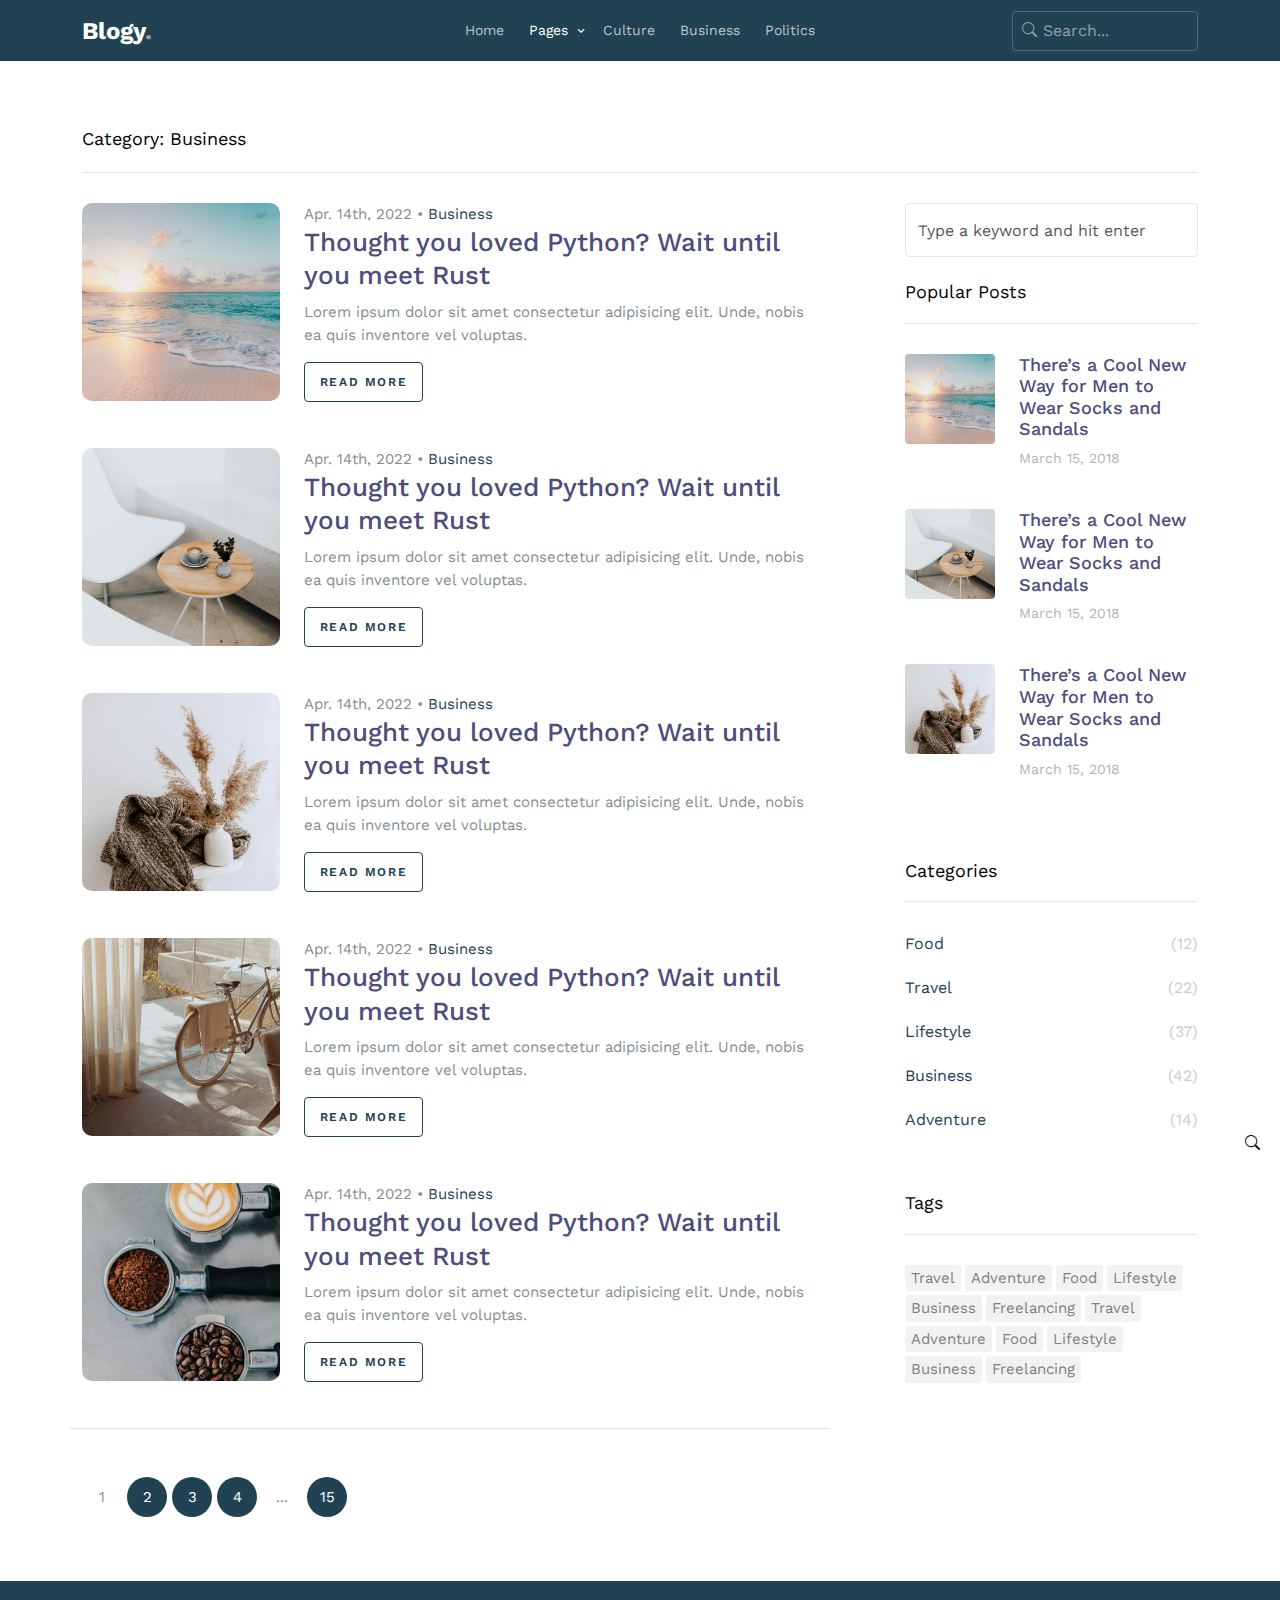
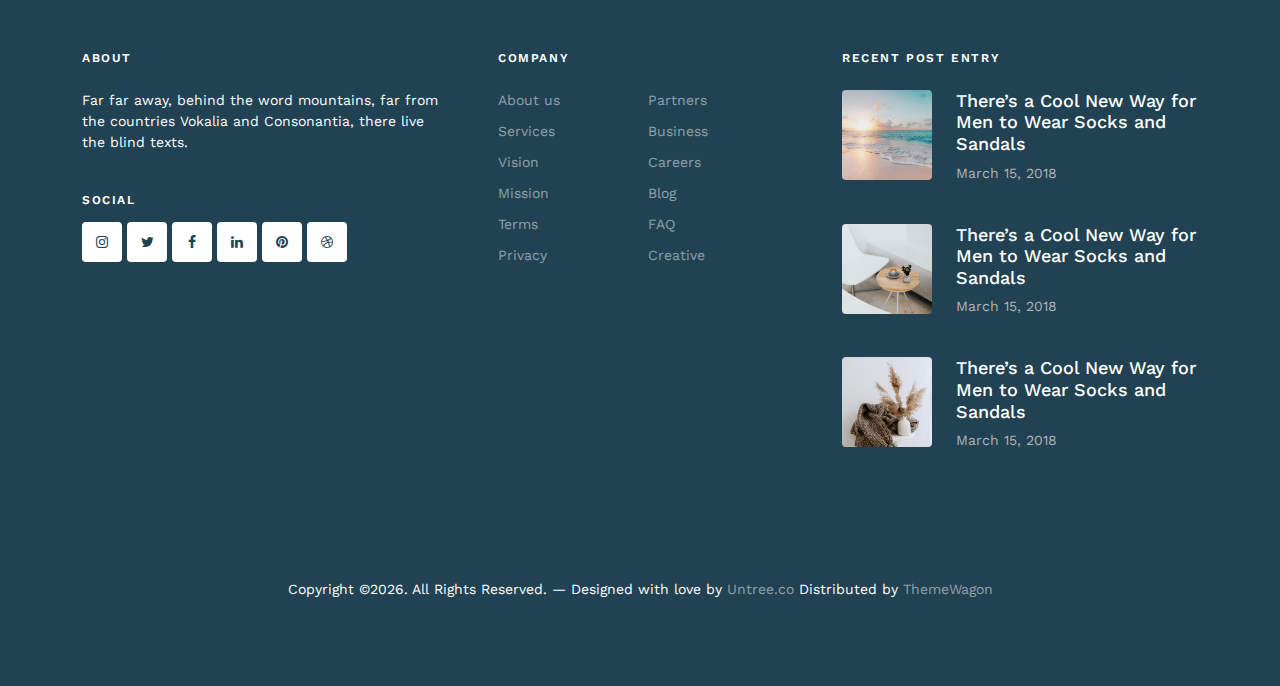
<file: client/category.html>
<!-- /*
* Template Name: Blogy
* Template Author: Untree.co
* Template URI: https://untree.co/
* License: https://creativecommons.org/licenses/by/3.0/
*/ -->
<!doctype html>
<html lang="en">
<head>
	<meta charset="utf-8">
	<meta name="viewport" content="width=device-width, initial-scale=1">
	<meta name="author" content="Untree.co">
	<link rel="shortcut icon" href="favicon.png">

	<meta name="description" content="" />
	<meta name="keywords" content="bootstrap, bootstrap5" />

	<link rel="preconnect" href="https://fonts.googleapis.com">
	<link rel="preconnect" href="https://fonts.gstatic.com" crossorigin>
	<link href="https://fonts.googleapis.com/css2?family=Work+Sans:wght@400;600;700&display=swap" rel="stylesheet">


	<link rel="stylesheet" href="fonts/icomoon/style.css">
	<link rel="stylesheet" href="fonts/flaticon/font/flaticon.css">

	<link rel="stylesheet" href="https://cdn.jsdelivr.net/npm/bootstrap-icons@1.8.1/font/bootstrap-icons.css">

	<link rel="stylesheet" href="css/tiny-slider.css">
	<link rel="stylesheet" href="css/aos.css">
	<link rel="stylesheet" href="css/glightbox.min.css">
	<link rel="stylesheet" href="css/style.css">

	<link rel="stylesheet" href="css/flatpickr.min.css">


	<title>Blogy &mdash; Free Bootstrap 5 Website Template by Untree.co</title>
</head>
<body>

	<div class="site-mobile-menu site-navbar-target">
		<div class="site-mobile-menu-header">
			<div class="site-mobile-menu-close">
				<span class="icofont-close js-menu-toggle"></span>
			</div>
		</div>
		<div class="site-mobile-menu-body"></div>
	</div>

	<nav class="site-nav">
		<div class="container">
			<div class="menu-bg-wrap">
				<div class="site-navigation">
					<div class="row g-0 align-items-center">
						<div class="col-2">
							<a href="index.html" class="logo m-0 float-start">Blogy<span class="text-primary">.</span></a>
						</div>
						<div class="col-8 text-center">
							<form action="#" class="search-form d-inline-block d-lg-none">
								<input type="text" class="form-control" placeholder="Search...">
								<span class="bi-search"></span>
							</form>

							<ul class="js-clone-nav d-none d-lg-inline-block text-start site-menu mx-auto">
								<li><a href="index.html">Home</a></li>
								<li class="has-children active">
									<a href="financing.html">Pages</a>
									<ul class="dropdown">
										<li><a href="search-result.html">Search Result</a></li>
										<li><a href="blog.html">Blog</a></li>
										<li><a href="single.html">Blog Single</a></li>
										<li class="active"><a href="category.html">Category</a></li>
										<li><a href="about.html">About</a></li>
										<li><a href="contact.html">Contact Us</a></li>
										<li><a href="#">Menu One</a></li>
										<li><a href="#">Menu Two</a></li>
										<li class="has-children">
											<a href="#">Dropdown</a>
											<ul class="dropdown">
												<li><a href="#">Sub Menu One</a></li>
												<li><a href="#">Sub Menu Two</a></li>
												<li><a href="#">Sub Menu Three</a></li>
											</ul>
										</li>
									</ul>
								</li>
								<li><a href="category.html">Culture</a></li>
								<li><a href="services.html">Business</a></li>
								<li><a href="about.html">Politics</a></li>
							</ul>
						</div>
						<div class="col-2 text-end">
							<a href="#" class="burger ms-auto float-end site-menu-toggle js-menu-toggle d-inline-block d-lg-none light">
								<span></span>
							</a>
							<form action="#" class="search-form d-none d-lg-inline-block">
								<input type="text" class="form-control" placeholder="Search...">
								<span class="bi-search"></span>
							</form>
						</div>
					</div>
				</div>
			</div>
		</div>
	</nav>

	<div class="section search-result-wrap">
		<div class="container">
			<div class="row">
				<div class="col-12">
					<div class="heading">Category: Business</div>
				</div>
			</div>
			<div class="row posts-entry">
				<div class="col-lg-8">
					<div class="blog-entry d-flex blog-entry-search-item">
						<a href="single.html" class="img-link me-4">
							<img src="images/img_1_sq.jpg" alt="Image" class="img-fluid">
						</a>
						<div>
							<span class="date">Apr. 14th, 2022 &bullet; <a href="#">Business</a></span>
							<h2><a href="single.html">Thought you loved Python? Wait until you meet Rust</a></h2>
							<p>Lorem ipsum dolor sit amet consectetur adipisicing elit. Unde, nobis ea quis inventore vel voluptas.</p>
							<p><a href="single.html" class="btn btn-sm btn-outline-primary">Read More</a></p>
						</div>
					</div>

					<div class="blog-entry d-flex blog-entry-search-item">
						<a href="single.html" class="img-link me-4">
							<img src="images/img_2_sq.jpg" alt="Image" class="img-fluid">
						</a>
						<div>
							<span class="date">Apr. 14th, 2022 &bullet; <a href="#">Business</a></span>
							<h2><a href="single.html">Thought you loved Python? Wait until you meet Rust</a></h2>
							<p>Lorem ipsum dolor sit amet consectetur adipisicing elit. Unde, nobis ea quis inventore vel voluptas.</p>
							<p><a href="single.html" class="btn btn-sm btn-outline-primary">Read More</a></p>
						</div>
					</div>

					<div class="blog-entry d-flex blog-entry-search-item">
						<a href="single.html" class="img-link me-4">
							<img src="images/img_3_sq.jpg" alt="Image" class="img-fluid">
						</a>
						<div>
							<span class="date">Apr. 14th, 2022 &bullet; <a href="#">Business</a></span>
							<h2><a href="single.html">Thought you loved Python? Wait until you meet Rust</a></h2>
							<p>Lorem ipsum dolor sit amet consectetur adipisicing elit. Unde, nobis ea quis inventore vel voluptas.</p>
							<p><a href="single.html" class="btn btn-sm btn-outline-primary">Read More</a></p>
						</div>
					</div>

					<div class="blog-entry d-flex blog-entry-search-item">
						<a href="single.html" class="img-link me-4">
							<img src="images/img_4_sq.jpg" alt="Image" class="img-fluid">
						</a>
						<div>
							<span class="date">Apr. 14th, 2022 &bullet; <a href="#">Business</a></span>
							<h2><a href="single.html">Thought you loved Python? Wait until you meet Rust</a></h2>
							<p>Lorem ipsum dolor sit amet consectetur adipisicing elit. Unde, nobis ea quis inventore vel voluptas.</p>
							<p><a href="single.html" class="btn btn-sm btn-outline-primary">Read More</a></p>
						</div>
					</div>

					<div class="blog-entry d-flex blog-entry-search-item">
						<a href="single.html" class="img-link me-4">
							<img src="images/img_5_sq.jpg" alt="Image" class="img-fluid">
						</a>
						<div>
							<span class="date">Apr. 14th, 2022 &bullet; <a href="#">Business</a></span>
							<h2><a href="single.html">Thought you loved Python? Wait until you meet Rust</a></h2>
							<p>Lorem ipsum dolor sit amet consectetur adipisicing elit. Unde, nobis ea quis inventore vel voluptas.</p>
							<p><a href="single.html" class="btn btn-sm btn-outline-primary">Read More</a></p>
						</div>
					</div>

					<div class="row text-start pt-5 border-top">
						<div class="col-md-12">
							<div class="custom-pagination">
								<span>1</span>
								<a href="#">2</a>
								<a href="#">3</a>
								<a href="#">4</a>
								<span>...</span>
								<a href="#">15</a>
							</div>
						</div>
					</div>

				</div>

				<div class="col-lg-4 sidebar">
					
					<div class="sidebar-box search-form-wrap mb-4">
						<form action="#" class="sidebar-search-form">
							<span class="bi-search"></span>
							<input type="text" class="form-control" id="s" placeholder="Type a keyword and hit enter">
						</form>
					</div>
					<!-- END sidebar-box -->
					<div class="sidebar-box">
						<h3 class="heading">Popular Posts</h3>
						<div class="post-entry-sidebar">
							<ul>
								<li>
									<a href="">
										<img src="images/img_1_sq.jpg" alt="Image placeholder" class="me-4 rounded">
										<div class="text">
											<h4>There’s a Cool New Way for Men to Wear Socks and Sandals</h4>
											<div class="post-meta">
												<span class="mr-2">March 15, 2018 </span>
											</div>
										</div>
									</a>
								</li>
								<li>
									<a href="">
										<img src="images/img_2_sq.jpg" alt="Image placeholder" class="me-4 rounded">
										<div class="text">
											<h4>There’s a Cool New Way for Men to Wear Socks and Sandals</h4>
											<div class="post-meta">
												<span class="mr-2">March 15, 2018 </span>
											</div>
										</div>
									</a>
								</li>
								<li>
									<a href="">
										<img src="images/img_3_sq.jpg" alt="Image placeholder" class="me-4 rounded">
										<div class="text">
											<h4>There’s a Cool New Way for Men to Wear Socks and Sandals</h4>
											<div class="post-meta">
												<span class="mr-2">March 15, 2018 </span>
											</div>
										</div>
									</a>
								</li>
							</ul>
						</div>
					</div>
					<!-- END sidebar-box -->

					<div class="sidebar-box">
						<h3 class="heading">Categories</h3>
						<ul class="categories">
							<li><a href="#">Food <span>(12)</span></a></li>
							<li><a href="#">Travel <span>(22)</span></a></li>
							<li><a href="#">Lifestyle <span>(37)</span></a></li>
							<li><a href="#">Business <span>(42)</span></a></li>
							<li><a href="#">Adventure <span>(14)</span></a></li>
						</ul>
					</div>
					<!-- END sidebar-box -->

					<div class="sidebar-box">
						<h3 class="heading">Tags</h3>
						<ul class="tags">
							<li><a href="#">Travel</a></li>
							<li><a href="#">Adventure</a></li>
							<li><a href="#">Food</a></li>
							<li><a href="#">Lifestyle</a></li>
							<li><a href="#">Business</a></li>
							<li><a href="#">Freelancing</a></li>
							<li><a href="#">Travel</a></li>
							<li><a href="#">Adventure</a></li>
							<li><a href="#">Food</a></li>
							<li><a href="#">Lifestyle</a></li>
							<li><a href="#">Business</a></li>
							<li><a href="#">Freelancing</a></li>
						</ul>
					</div>

				</div>
			</div>
		</div>
	</div>

	<footer class="site-footer">
		<div class="container">
			<div class="row">
				<div class="col-lg-4">
					<div class="widget">
						<h3 class="mb-4">About</h3>
						<p>Far far away, behind the word mountains, far from the countries Vokalia and Consonantia, there live the blind texts.</p>
					</div> <!-- /.widget -->
					<div class="widget">
						<h3>Social</h3>
						<ul class="list-unstyled social">
							<li><a href="#"><span class="icon-instagram"></span></a></li>
							<li><a href="#"><span class="icon-twitter"></span></a></li>
							<li><a href="#"><span class="icon-facebook"></span></a></li>
							<li><a href="#"><span class="icon-linkedin"></span></a></li>
							<li><a href="#"><span class="icon-pinterest"></span></a></li>
							<li><a href="#"><span class="icon-dribbble"></span></a></li>
						</ul>
					</div> <!-- /.widget -->
				</div> <!-- /.col-lg-4 -->
				<div class="col-lg-4 ps-lg-5">
					<div class="widget">
						<h3 class="mb-4">Company</h3>
						<ul class="list-unstyled float-start links">
							<li><a href="#">About us</a></li>
							<li><a href="#">Services</a></li>
							<li><a href="#">Vision</a></li>
							<li><a href="#">Mission</a></li>
							<li><a href="#">Terms</a></li>
							<li><a href="#">Privacy</a></li>
						</ul>
						<ul class="list-unstyled float-start links">
							<li><a href="#">Partners</a></li>
							<li><a href="#">Business</a></li>
							<li><a href="#">Careers</a></li>
							<li><a href="#">Blog</a></li>
							<li><a href="#">FAQ</a></li>
							<li><a href="#">Creative</a></li>
						</ul>
					</div> <!-- /.widget -->
				</div> <!-- /.col-lg-4 -->
				<div class="col-lg-4">
					<div class="widget">
						<h3 class="mb-4">Recent Post Entry</h3>
						<div class="post-entry-footer">
							<ul>
								<li>
									<a href="">
										<img src="images/img_1_sq.jpg" alt="Image placeholder" class="me-4 rounded">
										<div class="text">
											<h4>There’s a Cool New Way for Men to Wear Socks and Sandals</h4>
											<div class="post-meta">
												<span class="mr-2">March 15, 2018 </span>
											</div>
										</div>
									</a>
								</li>
								<li>
									<a href="">
										<img src="images/img_2_sq.jpg" alt="Image placeholder" class="me-4 rounded">
										<div class="text">
											<h4>There’s a Cool New Way for Men to Wear Socks and Sandals</h4>
											<div class="post-meta">
												<span class="mr-2">March 15, 2018 </span>
											</div>
										</div>
									</a>
								</li>
								<li>
									<a href="">
										<img src="images/img_3_sq.jpg" alt="Image placeholder" class="me-4 rounded">
										<div class="text">
											<h4>There’s a Cool New Way for Men to Wear Socks and Sandals</h4>
											<div class="post-meta">
												<span class="mr-2">March 15, 2018 </span>
											</div>
										</div>
									</a>
								</li>
							</ul>
						</div>


					</div> <!-- /.widget -->
				</div> <!-- /.col-lg-4 -->
			</div> <!-- /.row -->

			<div class="row mt-5">
				<div class="col-12 text-center">
          <!-- 
              **==========
              NOTE: 
              Please don't remove this copyright link unless you buy the license here https://untree.co/license/  
              **==========
            -->

            <p>Copyright &copy;<script>document.write(new Date().getFullYear());</script>. All Rights Reserved. &mdash; Designed with love by <a href="https://untree.co">Untree.co</a> Distributed by <a href="https://themewagon.com">ThemeWagon</a>  <!-- License information: https://untree.co/license/ -->
            </p>
          </div>
        </div>
      </div> <!-- /.container -->
    </footer> <!-- /.site-footer -->

    <!-- Preloader -->
    <div id="overlayer"></div>
    <div class="loader">
    	<div class="spinner-border text-primary" role="status">
    		<span class="visually-hidden">Loading...</span>
    	</div>
    </div>


    <script src="js/bootstrap.bundle.min.js"></script>
    <script src="js/tiny-slider.js"></script>

    <script src="js/flatpickr.min.js"></script>


    <script src="js/aos.js"></script>
    <script src="js/glightbox.min.js"></script>
    <script src="js/navbar.js"></script>
    <script src="js/counter.js"></script>
    <script src="js/custom.js"></script>

    
  </body>
  </html>
</file>
<file: client/fonts/icomoon/style.css>
@font-face {
  font-family: 'icomoon';
  src:  url('fonts/icomoon.eot?10si43');
  src:  url('fonts/icomoon.eot?10si43#iefix') format('embedded-opentype'),
    url('fonts/icomoon.ttf?10si43') format('truetype'),
    url('fonts/icomoon.woff?10si43') format('woff'),
    url('fonts/icomoon.svg?10si43#icomoon') format('svg');
  font-weight: normal;
  font-style: normal;
}

[class^="icon-"], [class*=" icon-"] {
  /* use !important to prevent issues with browser extensions that change fonts */
  font-family: 'icomoon' !important;
  speak: none;
  font-style: normal;
  font-weight: normal;
  font-variant: normal;
  text-transform: none;
  line-height: 1;

  /* Better Font Rendering =========== */
  -webkit-font-smoothing: antialiased;
  -moz-osx-font-smoothing: grayscale;
}

.icon-asterisk:before {
  content: "\f069";
}
.icon-plus:before {
  content: "\f067";
}
.icon-question:before {
  content: "\f128";
}
.icon-minus:before {
  content: "\f068";
}
.icon-glass:before {
  content: "\f000";
}
.icon-music:before {
  content: "\f001";
}
.icon-search:before {
  content: "\f002";
}
.icon-envelope-o:before {
  content: "\f003";
}
.icon-heart:before {
  content: "\f004";
}
.icon-star:before {
  content: "\f005";
}
.icon-star-o:before {
  content: "\f006";
}
.icon-user:before {
  content: "\f007";
}
.icon-film:before {
  content: "\f008";
}
.icon-th-large:before {
  content: "\f009";
}
.icon-th:before {
  content: "\f00a";
}
.icon-th-list:before {
  content: "\f00b";
}
.icon-check:before {
  content: "\f00c";
}
.icon-close:before {
  content: "\f00d";
}
.icon-remove:before {
  content: "\f00d";
}
.icon-times:before {
  content: "\f00d";
}
.icon-search-plus:before {
  content: "\f00e";
}
.icon-search-minus:before {
  content: "\f010";
}
.icon-power-off:before {
  content: "\f011";
}
.icon-signal:before {
  content: "\f012";
}
.icon-cog:before {
  content: "\f013";
}
.icon-gear:before {
  content: "\f013";
}
.icon-trash-o:before {
  content: "\f014";
}
.icon-home:before {
  content: "\f015";
}
.icon-file-o:before {
  content: "\f016";
}
.icon-clock-o:before {
  content: "\f017";
}
.icon-road:before {
  content: "\f018";
}
.icon-download:before {
  content: "\f019";
}
.icon-arrow-circle-o-down:before {
  content: "\f01a";
}
.icon-arrow-circle-o-up:before {
  content: "\f01b";
}
.icon-inbox:before {
  content: "\f01c";
}
.icon-play-circle-o:before {
  content: "\f01d";
}
.icon-repeat:before {
  content: "\f01e";
}
.icon-rotate-right:before {
  content: "\f01e";
}
.icon-refresh:before {
  content: "\f021";
}
.icon-list-alt:before {
  content: "\f022";
}
.icon-lock:before {
  content: "\f023";
}
.icon-flag:before {
  content: "\f024";
}
.icon-headphones:before {
  content: "\f025";
}
.icon-volume-off:before {
  content: "\f026";
}
.icon-volume-down:before {
  content: "\f027";
}
.icon-volume-up:before {
  content: "\f028";
}
.icon-qrcode:before {
  content: "\f029";
}
.icon-barcode:before {
  content: "\f02a";
}
.icon-tag:before {
  content: "\f02b";
}
.icon-tags:before {
  content: "\f02c";
}
.icon-book:before {
  content: "\f02d";
}
.icon-bookmark:before {
  content: "\f02e";
}
.icon-print:before {
  content: "\f02f";
}
.icon-camera:before {
  content: "\f030";
}
.icon-font:before {
  content: "\f031";
}
.icon-bold:before {
  content: "\f032";
}
.icon-italic:before {
  content: "\f033";
}
.icon-text-height:before {
  content: "\f034";
}
.icon-text-width:before {
  content: "\f035";
}
.icon-align-left:before {
  content: "\f036";
}
.icon-align-center:before {
  content: "\f037";
}
.icon-align-right:before {
  content: "\f038";
}
.icon-align-justify:before {
  content: "\f039";
}
.icon-list:before {
  content: "\f03a";
}
.icon-dedent:before {
  content: "\f03b";
}
.icon-outdent:before {
  content: "\f03b";
}
.icon-indent:before {
  content: "\f03c";
}
.icon-video-camera:before {
  content: "\f03d";
}
.icon-image:before {
  content: "\f03e";
}
.icon-photo:before {
  content: "\f03e";
}
.icon-picture-o:before {
  content: "\f03e";
}
.icon-pencil:before {
  content: "\f040";
}
.icon-map-marker:before {
  content: "\f041";
}
.icon-adjust:before {
  content: "\f042";
}
.icon-tint:before {
  content: "\f043";
}
.icon-edit:before {
  content: "\f044";
}
.icon-pencil-square-o:before {
  content: "\f044";
}
.icon-share-square-o:before {
  content: "\f045";
}
.icon-check-square-o:before {
  content: "\f046";
}
.icon-arrows:before {
  content: "\f047";
}
.icon-step-backward:before {
  content: "\f048";
}
.icon-fast-backward:before {
  content: "\f049";
}
.icon-backward:before {
  content: "\f04a";
}
.icon-play:before {
  content: "\f04b";
}
.icon-pause:before {
  content: "\f04c";
}
.icon-stop:before {
  content: "\f04d";
}
.icon-forward:before {
  content: "\f04e";
}
.icon-fast-forward:before {
  content: "\f050";
}
.icon-step-forward:before {
  content: "\f051";
}
.icon-eject:before {
  content: "\f052";
}
.icon-chevron-left:before {
  content: "\f053";
}
.icon-chevron-right:before {
  content: "\f054";
}
.icon-plus-circle:before {
  content: "\f055";
}
.icon-minus-circle:before {
  content: "\f056";
}
.icon-times-circle:before {
  content: "\f057";
}
.icon-check-circle:before {
  content: "\f058";
}
.icon-question-circle:before {
  content: "\f059";
}
.icon-info-circle:before {
  content: "\f05a";
}
.icon-crosshairs:before {
  content: "\f05b";
}
.icon-times-circle-o:before {
  content: "\f05c";
}
.icon-check-circle-o:before {
  content: "\f05d";
}
.icon-ban:before {
  content: "\f05e";
}
.icon-arrow-left:before {
  content: "\f060";
}
.icon-arrow-right:before {
  content: "\f061";
}
.icon-arrow-up:before {
  content: "\f062";
}
.icon-arrow-down:before {
  content: "\f063";
}
.icon-mail-forward:before {
  content: "\f064";
}
.icon-share:before {
  content: "\f064";
}
.icon-expand:before {
  content: "\f065";
}
.icon-compress:before {
  content: "\f066";
}
.icon-exclamation-circle:before {
  content: "\f06a";
}
.icon-gift:before {
  content: "\f06b";
}
.icon-leaf:before {
  content: "\f06c";
}
.icon-fire:before {
  content: "\f06d";
}
.icon-eye:before {
  content: "\f06e";
}
.icon-eye-slash:before {
  content: "\f070";
}
.icon-exclamation-triangle:before {
  content: "\f071";
}
.icon-warning:before {
  content: "\f071";
}
.icon-plane:before {
  content: "\f072";
}
.icon-calendar:before {
  content: "\f073";
}
.icon-random:before {
  content: "\f074";
}
.icon-comment:before {
  content: "\f075";
}
.icon-magnet:before {
  content: "\f076";
}
.icon-chevron-up:before {
  content: "\f077";
}
.icon-chevron-down:before {
  content: "\f078";
}
.icon-retweet:before {
  content: "\f079";
}
.icon-shopping-cart:before {
  content: "\f07a";
}
.icon-folder:before {
  content: "\f07b";
}
.icon-folder-open:before {
  content: "\f07c";
}
.icon-arrows-v:before {
  content: "\f07d";
}
.icon-arrows-h:before {
  content: "\f07e";
}
.icon-bar-chart:before {
  content: "\f080";
}
.icon-bar-chart-o:before {
  content: "\f080";
}
.icon-twitter-square:before {
  content: "\f081";
}
.icon-facebook-square:before {
  content: "\f082";
}
.icon-camera-retro:before {
  content: "\f083";
}
.icon-key:before {
  content: "\f084";
}
.icon-cogs:before {
  content: "\f085";
}
.icon-gears:before {
  content: "\f085";
}
.icon-comments:before {
  content: "\f086";
}
.icon-thumbs-o-up:before {
  content: "\f087";
}
.icon-thumbs-o-down:before {
  content: "\f088";
}
.icon-star-half:before {
  content: "\f089";
}
.icon-heart-o:before {
  content: "\f08a";
}
.icon-sign-out:before {
  content: "\f08b";
}
.icon-linkedin-square:before {
  content: "\f08c";
}
.icon-thumb-tack:before {
  content: "\f08d";
}
.icon-external-link:before {
  content: "\f08e";
}
.icon-sign-in:before {
  content: "\f090";
}
.icon-trophy:before {
  content: "\f091";
}
.icon-github-square:before {
  content: "\f092";
}
.icon-upload:before {
  content: "\f093";
}
.icon-lemon-o:before {
  content: "\f094";
}
.icon-phone:before {
  content: "\f095";
}
.icon-square-o:before {
  content: "\f096";
}
.icon-bookmark-o:before {
  content: "\f097";
}
.icon-phone-square:before {
  content: "\f098";
}
.icon-twitter:before {
  content: "\f099";
}
.icon-facebook:before {
  content: "\f09a";
}
.icon-facebook-f:before {
  content: "\f09a";
}
.icon-github:before {
  content: "\f09b";
}
.icon-unlock:before {
  content: "\f09c";
}
.icon-credit-card:before {
  content: "\f09d";
}
.icon-feed:before {
  content: "\f09e";
}
.icon-rss:before {
  content: "\f09e";
}
.icon-hdd-o:before {
  content: "\f0a0";
}
.icon-bullhorn:before {
  content: "\f0a1";
}
.icon-bell-o:before {
  content: "\f0a2";
}
.icon-certificate:before {
  content: "\f0a3";
}
.icon-hand-o-right:before {
  content: "\f0a4";
}
.icon-hand-o-left:before {
  content: "\f0a5";
}
.icon-hand-o-up:before {
  content: "\f0a6";
}
.icon-hand-o-down:before {
  content: "\f0a7";
}
.icon-arrow-circle-left:before {
  content: "\f0a8";
}
.icon-arrow-circle-right:before {
  content: "\f0a9";
}
.icon-arrow-circle-up:before {
  content: "\f0aa";
}
.icon-arrow-circle-down:before {
  content: "\f0ab";
}
.icon-globe:before {
  content: "\f0ac";
}
.icon-wrench:before {
  content: "\f0ad";
}
.icon-tasks:before {
  content: "\f0ae";
}
.icon-filter:before {
  content: "\f0b0";
}
.icon-briefcase:before {
  content: "\f0b1";
}
.icon-arrows-alt:before {
  content: "\f0b2";
}
.icon-group:before {
  content: "\f0c0";
}
.icon-users:before {
  content: "\f0c0";
}
.icon-chain:before {
  content: "\f0c1";
}
.icon-link:before {
  content: "\f0c1";
}
.icon-cloud:before {
  content: "\f0c2";
}
.icon-flask:before {
  content: "\f0c3";
}
.icon-cut:before {
  content: "\f0c4";
}
.icon-scissors:before {
  content: "\f0c4";
}
.icon-copy:before {
  content: "\f0c5";
}
.icon-files-o:before {
  content: "\f0c5";
}
.icon-paperclip:before {
  content: "\f0c6";
}
.icon-floppy-o:before {
  content: "\f0c7";
}
.icon-save:before {
  content: "\f0c7";
}
.icon-square:before {
  content: "\f0c8";
}
.icon-bars:before {
  content: "\f0c9";
}
.icon-navicon:before {
  content: "\f0c9";
}
.icon-reorder:before {
  content: "\f0c9";
}
.icon-list-ul:before {
  content: "\f0ca";
}
.icon-list-ol:before {
  content: "\f0cb";
}
.icon-strikethrough:before {
  content: "\f0cc";
}
.icon-underline:before {
  content: "\f0cd";
}
.icon-table:before {
  content: "\f0ce";
}
.icon-magic:before {
  content: "\f0d0";
}
.icon-truck:before {
  content: "\f0d1";
}
.icon-pinterest:before {
  content: "\f0d2";
}
.icon-pinterest-square:before {
  content: "\f0d3";
}
.icon-google-plus-square:before {
  content: "\f0d4";
}
.icon-google-plus:before {
  content: "\f0d5";
}
.icon-money:before {
  content: "\f0d6";
}
.icon-caret-down:before {
  content: "\f0d7";
}
.icon-caret-up:before {
  content: "\f0d8";
}
.icon-caret-left:before {
  content: "\f0d9";
}
.icon-caret-right:before {
  content: "\f0da";
}
.icon-columns:before {
  content: "\f0db";
}
.icon-sort:before {
  content: "\f0dc";
}
.icon-unsorted:before {
  content: "\f0dc";
}
.icon-sort-desc:before {
  content: "\f0dd";
}
.icon-sort-down:before {
  content: "\f0dd";
}
.icon-sort-asc:before {
  content: "\f0de";
}
.icon-sort-up:before {
  content: "\f0de";
}
.icon-envelope:before {
  content: "\f0e0";
}
.icon-linkedin:before {
  content: "\f0e1";
}
.icon-rotate-left:before {
  content: "\f0e2";
}
.icon-undo:before {
  content: "\f0e2";
}
.icon-gavel:before {
  content: "\f0e3";
}
.icon-legal:before {
  content: "\f0e3";
}
.icon-dashboard:before {
  content: "\f0e4";
}
.icon-tachometer:before {
  content: "\f0e4";
}
.icon-comment-o:before {
  content: "\f0e5";
}
.icon-comments-o:before {
  content: "\f0e6";
}
.icon-bolt:before {
  content: "\f0e7";
}
.icon-flash:before {
  content: "\f0e7";
}
.icon-sitemap:before {
  content: "\f0e8";
}
.icon-umbrella:before {
  content: "\f0e9";
}
.icon-clipboard:before {
  content: "\f0ea";
}
.icon-paste:before {
  content: "\f0ea";
}
.icon-lightbulb-o:before {
  content: "\f0eb";
}
.icon-exchange:before {
  content: "\f0ec";
}
.icon-cloud-download:before {
  content: "\f0ed";
}
.icon-cloud-upload:before {
  content: "\f0ee";
}
.icon-user-md:before {
  content: "\f0f0";
}
.icon-stethoscope:before {
  content: "\f0f1";
}
.icon-suitcase:before {
  content: "\f0f2";
}
.icon-bell:before {
  content: "\f0f3";
}
.icon-coffee:before {
  content: "\f0f4";
}
.icon-cutlery:before {
  content: "\f0f5";
}
.icon-file-text-o:before {
  content: "\f0f6";
}
.icon-building-o:before {
  content: "\f0f7";
}
.icon-hospital-o:before {
  content: "\f0f8";
}
.icon-ambulance:before {
  content: "\f0f9";
}
.icon-medkit:before {
  content: "\f0fa";
}
.icon-fighter-jet:before {
  content: "\f0fb";
}
.icon-beer:before {
  content: "\f0fc";
}
.icon-h-square:before {
  content: "\f0fd";
}
.icon-plus-square:before {
  content: "\f0fe";
}
.icon-angle-double-left:before {
  content: "\f100";
}
.icon-angle-double-right:before {
  content: "\f101";
}
.icon-angle-double-up:before {
  content: "\f102";
}
.icon-angle-double-down:before {
  content: "\f103";
}
.icon-angle-left:before {
  content: "\f104";
}
.icon-angle-right:before {
  content: "\f105";
}
.icon-angle-up:before {
  content: "\f106";
}
.icon-angle-down:before {
  content: "\f107";
}
.icon-desktop:before {
  content: "\f108";
}
.icon-laptop:before {
  content: "\f109";
}
.icon-tablet:before {
  content: "\f10a";
}
.icon-mobile:before {
  content: "\f10b";
}
.icon-mobile-phone:before {
  content: "\f10b";
}
.icon-circle-o:before {
  content: "\f10c";
}
.icon-quote-left:before {
  content: "\f10d";
}
.icon-quote-right:before {
  content: "\f10e";
}
.icon-spinner:before {
  content: "\f110";
}
.icon-circle:before {
  content: "\f111";
}
.icon-mail-reply:before {
  content: "\f112";
}
.icon-reply:before {
  content: "\f112";
}
.icon-github-alt:before {
  content: "\f113";
}
.icon-folder-o:before {
  content: "\f114";
}
.icon-folder-open-o:before {
  content: "\f115";
}
.icon-smile-o:before {
  content: "\f118";
}
.icon-frown-o:before {
  content: "\f119";
}
.icon-meh-o:before {
  content: "\f11a";
}
.icon-gamepad:before {
  content: "\f11b";
}
.icon-keyboard-o:before {
  content: "\f11c";
}
.icon-flag-o:before {
  content: "\f11d";
}
.icon-flag-checkered:before {
  content: "\f11e";
}
.icon-terminal:before {
  content: "\f120";
}
.icon-code:before {
  content: "\f121";
}
.icon-mail-reply-all:before {
  content: "\f122";
}
.icon-reply-all:before {
  content: "\f122";
}
.icon-star-half-empty:before {
  content: "\f123";
}
.icon-star-half-full:before {
  content: "\f123";
}
.icon-star-half-o:before {
  content: "\f123";
}
.icon-location-arrow:before {
  content: "\f124";
}
.icon-crop:before {
  content: "\f125";
}
.icon-code-fork:before {
  content: "\f126";
}
.icon-chain-broken:before {
  content: "\f127";
}
.icon-unlink:before {
  content: "\f127";
}
.icon-info:before {
  content: "\f129";
}
.icon-exclamation:before {
  content: "\f12a";
}
.icon-superscript:before {
  content: "\f12b";
}
.icon-subscript:before {
  content: "\f12c";
}
.icon-eraser:before {
  content: "\f12d";
}
.icon-puzzle-piece:before {
  content: "\f12e";
}
.icon-microphone:before {
  content: "\f130";
}
.icon-microphone-slash:before {
  content: "\f131";
}
.icon-shield:before {
  content: "\f132";
}
.icon-calendar-o:before {
  content: "\f133";
}
.icon-fire-extinguisher:before {
  content: "\f134";
}
.icon-rocket:before {
  content: "\f135";
}
.icon-maxcdn:before {
  content: "\f136";
}
.icon-chevron-circle-left:before {
  content: "\f137";
}
.icon-chevron-circle-right:before {
  content: "\f138";
}
.icon-chevron-circle-up:before {
  content: "\f139";
}
.icon-chevron-circle-down:before {
  content: "\f13a";
}
.icon-html5:before {
  content: "\f13b";
}
.icon-css3:before {
  content: "\f13c";
}
.icon-anchor:before {
  content: "\f13d";
}
.icon-unlock-alt:before {
  content: "\f13e";
}
.icon-bullseye:before {
  content: "\f140";
}
.icon-ellipsis-h:before {
  content: "\f141";
}
.icon-ellipsis-v:before {
  content: "\f142";
}
.icon-rss-square:before {
  content: "\f143";
}
.icon-play-circle:before {
  content: "\f144";
}
.icon-ticket:before {
  content: "\f145";
}
.icon-minus-square:before {
  content: "\f146";
}
.icon-minus-square-o:before {
  content: "\f147";
}
.icon-level-up:before {
  content: "\f148";
}
.icon-level-down:before {
  content: "\f149";
}
.icon-check-square:before {
  content: "\f14a";
}
.icon-pencil-square:before {
  content: "\f14b";
}
.icon-external-link-square:before {
  content: "\f14c";
}
.icon-share-square:before {
  content: "\f14d";
}
.icon-compass:before {
  content: "\f14e";
}
.icon-caret-square-o-down:before {
  content: "\f150";
}
.icon-toggle-down:before {
  content: "\f150";
}
.icon-caret-square-o-up:before {
  content: "\f151";
}
.icon-toggle-up:before {
  content: "\f151";
}
.icon-caret-square-o-right:before {
  content: "\f152";
}
.icon-toggle-right:before {
  content: "\f152";
}
.icon-eur:before {
  content: "\f153";
}
.icon-euro:before {
  content: "\f153";
}
.icon-gbp:before {
  content: "\f154";
}
.icon-dollar:before {
  content: "\f155";
}
.icon-usd:before {
  content: "\f155";
}
.icon-inr:before {
  content: "\f156";
}
.icon-rupee:before {
  content: "\f156";
}
.icon-cny:before {
  content: "\f157";
}
.icon-jpy:before {
  content: "\f157";
}
.icon-rmb:before {
  content: "\f157";
}
.icon-yen:before {
  content: "\f157";
}
.icon-rouble:before {
  content: "\f158";
}
.icon-rub:before {
  content: "\f158";
}
.icon-ruble:before {
  content: "\f158";
}
.icon-krw:before {
  content: "\f159";
}
.icon-won:before {
  content: "\f159";
}
.icon-bitcoin:before {
  content: "\f15a";
}
.icon-btc:before {
  content: "\f15a";
}
.icon-file:before {
  content: "\f15b";
}
.icon-file-text:before {
  content: "\f15c";
}
.icon-sort-alpha-asc:before {
  content: "\f15d";
}
.icon-sort-alpha-desc:before {
  content: "\f15e";
}
.icon-sort-amount-asc:before {
  content: "\f160";
}
.icon-sort-amount-desc:before {
  content: "\f161";
}
.icon-sort-numeric-asc:before {
  content: "\f162";
}
.icon-sort-numeric-desc:before {
  content: "\f163";
}
.icon-thumbs-up:before {
  content: "\f164";
}
.icon-thumbs-down:before {
  content: "\f165";
}
.icon-youtube-square:before {
  content: "\f166";
}
.icon-youtube:before {
  content: "\f167";
}
.icon-xing:before {
  content: "\f168";
}
.icon-xing-square:before {
  content: "\f169";
}
.icon-youtube-play:before {
  content: "\f16a";
}
.icon-dropbox:before {
  content: "\f16b";
}
.icon-stack-overflow:before {
  content: "\f16c";
}
.icon-instagram:before {
  content: "\f16d";
}
.icon-flickr:before {
  content: "\f16e";
}
.icon-adn:before {
  content: "\f170";
}
.icon-bitbucket:before {
  content: "\f171";
}
.icon-bitbucket-square:before {
  content: "\f172";
}
.icon-tumblr:before {
  content: "\f173";
}
.icon-tumblr-square:before {
  content: "\f174";
}
.icon-long-arrow-down:before {
  content: "\f175";
}
.icon-long-arrow-up:before {
  content: "\f176";
}
.icon-long-arrow-left:before {
  content: "\f177";
}
.icon-long-arrow-right:before {
  content: "\f178";
}
.icon-apple:before {
  content: "\f179";
}
.icon-windows:before {
  content: "\f17a";
}
.icon-android:before {
  content: "\f17b";
}
.icon-linux:before {
  content: "\f17c";
}
.icon-dribbble:before {
  content: "\f17d";
}
.icon-skype:before {
  content: "\f17e";
}
.icon-foursquare:before {
  content: "\f180";
}
.icon-trello:before {
  content: "\f181";
}
.icon-female:before {
  content: "\f182";
}
.icon-male:before {
  content: "\f183";
}
.icon-gittip:before {
  content: "\f184";
}
.icon-gratipay:before {
  content: "\f184";
}
.icon-sun-o:before {
  content: "\f185";
}
.icon-moon-o:before {
  content: "\f186";
}
.icon-archive:before {
  content: "\f187";
}
.icon-bug:before {
  content: "\f188";
}
.icon-vk:before {
  content: "\f189";
}
.icon-weibo:before {
  content: "\f18a";
}
.icon-renren:before {
  content: "\f18b";
}
.icon-pagelines:before {
  content: "\f18c";
}
.icon-stack-exchange:before {
  content: "\f18d";
}
.icon-arrow-circle-o-right:before {
  content: "\f18e";
}
.icon-arrow-circle-o-left:before {
  content: "\f190";
}
.icon-caret-square-o-left:before {
  content: "\f191";
}
.icon-toggle-left:before {
  content: "\f191";
}
.icon-dot-circle-o:before {
  content: "\f192";
}
.icon-wheelchair:before {
  content: "\f193";
}
.icon-vimeo-square:before {
  content: "\f194";
}
.icon-try:before {
  content: "\f195";
}
.icon-turkish-lira:before {
  content: "\f195";
}
.icon-plus-square-o:before {
  content: "\f196";
}
.icon-space-shuttle:before {
  content: "\f197";
}
.icon-slack:before {
  content: "\f198";
}
.icon-envelope-square:before {
  content: "\f199";
}
.icon-wordpress:before {
  content: "\f19a";
}
.icon-openid:before {
  content: "\f19b";
}
.icon-bank:before {
  content: "\f19c";
}
.icon-institution:before {
  content: "\f19c";
}
.icon-university:before {
  content: "\f19c";
}
.icon-graduation-cap:before {
  content: "\f19d";
}
.icon-mortar-board:before {
  content: "\f19d";
}
.icon-yahoo:before {
  content: "\f19e";
}
.icon-google:before {
  content: "\f1a0";
}
.icon-reddit:before {
  content: "\f1a1";
}
.icon-reddit-square:before {
  content: "\f1a2";
}
.icon-stumbleupon-circle:before {
  content: "\f1a3";
}
.icon-stumbleupon:before {
  content: "\f1a4";
}
.icon-delicious:before {
  content: "\f1a5";
}
.icon-digg:before {
  content: "\f1a6";
}
.icon-pied-piper-pp:before {
  content: "\f1a7";
}
.icon-pied-piper-alt:before {
  content: "\f1a8";
}
.icon-drupal:before {
  content: "\f1a9";
}
.icon-joomla:before {
  content: "\f1aa";
}
.icon-language:before {
  content: "\f1ab";
}
.icon-fax:before {
  content: "\f1ac";
}
.icon-building:before {
  content: "\f1ad";
}
.icon-child:before {
  content: "\f1ae";
}
.icon-paw:before {
  content: "\f1b0";
}
.icon-spoon:before {
  content: "\f1b1";
}
.icon-cube:before {
  content: "\f1b2";
}
.icon-cubes:before {
  content: "\f1b3";
}
.icon-behance:before {
  content: "\f1b4";
}
.icon-behance-square:before {
  content: "\f1b5";
}
.icon-steam:before {
  content: "\f1b6";
}
.icon-steam-square:before {
  content: "\f1b7";
}
.icon-recycle:before {
  content: "\f1b8";
}
.icon-automobile:before {
  content: "\f1b9";
}
.icon-car:before {
  content: "\f1b9";
}
.icon-cab:before {
  content: "\f1ba";
}
.icon-taxi:before {
  content: "\f1ba";
}
.icon-tree:before {
  content: "\f1bb";
}
.icon-spotify:before {
  content: "\f1bc";
}
.icon-deviantart:before {
  content: "\f1bd";
}
.icon-soundcloud:before {
  content: "\f1be";
}
.icon-database:before {
  content: "\f1c0";
}
.icon-file-pdf-o:before {
  content: "\f1c1";
}
.icon-file-word-o:before {
  content: "\f1c2";
}
.icon-file-excel-o:before {
  content: "\f1c3";
}
.icon-file-powerpoint-o:before {
  content: "\f1c4";
}
.icon-file-image-o:before {
  content: "\f1c5";
}
.icon-file-photo-o:before {
  content: "\f1c5";
}
.icon-file-picture-o:before {
  content: "\f1c5";
}
.icon-file-archive-o:before {
  content: "\f1c6";
}
.icon-file-zip-o:before {
  content: "\f1c6";
}
.icon-file-audio-o:before {
  content: "\f1c7";
}
.icon-file-sound-o:before {
  content: "\f1c7";
}
.icon-file-movie-o:before {
  content: "\f1c8";
}
.icon-file-video-o:before {
  content: "\f1c8";
}
.icon-file-code-o:before {
  content: "\f1c9";
}
.icon-vine:before {
  content: "\f1ca";
}
.icon-codepen:before {
  content: "\f1cb";
}
.icon-jsfiddle:before {
  content: "\f1cc";
}
.icon-life-bouy:before {
  content: "\f1cd";
}
.icon-life-buoy:before {
  content: "\f1cd";
}
.icon-life-ring:before {
  content: "\f1cd";
}
.icon-life-saver:before {
  content: "\f1cd";
}
.icon-support:before {
  content: "\f1cd";
}
.icon-circle-o-notch:before {
  content: "\f1ce";
}
.icon-ra:before {
  content: "\f1d0";
}
.icon-rebel:before {
  content: "\f1d0";
}
.icon-resistance:before {
  content: "\f1d0";
}
.icon-empire:before {
  content: "\f1d1";
}
.icon-ge:before {
  content: "\f1d1";
}
.icon-git-square:before {
  content: "\f1d2";
}
.icon-git:before {
  content: "\f1d3";
}
.icon-hacker-news:before {
  content: "\f1d4";
}
.icon-y-combinator-square:before {
  content: "\f1d4";
}
.icon-yc-square:before {
  content: "\f1d4";
}
.icon-tencent-weibo:before {
  content: "\f1d5";
}
.icon-qq:before {
  content: "\f1d6";
}
.icon-wechat:before {
  content: "\f1d7";
}
.icon-weixin:before {
  content: "\f1d7";
}
.icon-paper-plane:before {
  content: "\f1d8";
}
.icon-send:before {
  content: "\f1d8";
}
.icon-paper-plane-o:before {
  content: "\f1d9";
}
.icon-send-o:before {
  content: "\f1d9";
}
.icon-history:before {
  content: "\f1da";
}
.icon-circle-thin:before {
  content: "\f1db";
}
.icon-header:before {
  content: "\f1dc";
}
.icon-paragraph:before {
  content: "\f1dd";
}
.icon-sliders:before {
  content: "\f1de";
}
.icon-share-alt:before {
  content: "\f1e0";
}
.icon-share-alt-square:before {
  content: "\f1e1";
}
.icon-bomb:before {
  content: "\f1e2";
}
.icon-futbol-o:before {
  content: "\f1e3";
}
.icon-soccer-ball-o:before {
  content: "\f1e3";
}
.icon-tty:before {
  content: "\f1e4";
}
.icon-binoculars:before {
  content: "\f1e5";
}
.icon-plug:before {
  content: "\f1e6";
}
.icon-slideshare:before {
  content: "\f1e7";
}
.icon-twitch:before {
  content: "\f1e8";
}
.icon-yelp:before {
  content: "\f1e9";
}
.icon-newspaper-o:before {
  content: "\f1ea";
}
.icon-wifi:before {
  content: "\f1eb";
}
.icon-calculator:before {
  content: "\f1ec";
}
.icon-paypal:before {
  content: "\f1ed";
}
.icon-google-wallet:before {
  content: "\f1ee";
}
.icon-cc-visa:before {
  content: "\f1f0";
}
.icon-cc-mastercard:before {
  content: "\f1f1";
}
.icon-cc-discover:before {
  content: "\f1f2";
}
.icon-cc-amex:before {
  content: "\f1f3";
}
.icon-cc-paypal:before {
  content: "\f1f4";
}
.icon-cc-stripe:before {
  content: "\f1f5";
}
.icon-bell-slash:before {
  content: "\f1f6";
}
.icon-bell-slash-o:before {
  content: "\f1f7";
}
.icon-trash:before {
  content: "\f1f8";
}
.icon-copyright:before {
  content: "\f1f9";
}
.icon-at:before {
  content: "\f1fa";
}
.icon-eyedropper:before {
  content: "\f1fb";
}
.icon-paint-brush:before {
  content: "\f1fc";
}
.icon-birthday-cake:before {
  content: "\f1fd";
}
.icon-area-chart:before {
  content: "\f1fe";
}
.icon-pie-chart:before {
  content: "\f200";
}
.icon-line-chart:before {
  content: "\f201";
}
.icon-lastfm:before {
  content: "\f202";
}
.icon-lastfm-square:before {
  content: "\f203";
}
.icon-toggle-off:before {
  content: "\f204";
}
.icon-toggle-on:before {
  content: "\f205";
}
.icon-bicycle:before {
  content: "\f206";
}
.icon-bus:before {
  content: "\f207";
}
.icon-ioxhost:before {
  content: "\f208";
}
.icon-angellist:before {
  content: "\f209";
}
.icon-cc:before {
  content: "\f20a";
}
.icon-ils:before {
  content: "\f20b";
}
.icon-shekel:before {
  content: "\f20b";
}
.icon-sheqel:before {
  content: "\f20b";
}
.icon-meanpath:before {
  content: "\f20c";
}
.icon-buysellads:before {
  content: "\f20d";
}
.icon-connectdevelop:before {
  content: "\f20e";
}
.icon-dashcube:before {
  content: "\f210";
}
.icon-forumbee:before {
  content: "\f211";
}
.icon-leanpub:before {
  content: "\f212";
}
.icon-sellsy:before {
  content: "\f213";
}
.icon-shirtsinbulk:before {
  content: "\f214";
}
.icon-simplybuilt:before {
  content: "\f215";
}
.icon-skyatlas:before {
  content: "\f216";
}
.icon-cart-plus:before {
  content: "\f217";
}
.icon-cart-arrow-down:before {
  content: "\f218";
}
.icon-diamond:before {
  content: "\f219";
}
.icon-ship:before {
  content: "\f21a";
}
.icon-user-secret:before {
  content: "\f21b";
}
.icon-motorcycle:before {
  content: "\f21c";
}
.icon-street-view:before {
  content: "\f21d";
}
.icon-heartbeat:before {
  content: "\f21e";
}
.icon-venus:before {
  content: "\f221";
}
.icon-mars:before {
  content: "\f222";
}
.icon-mercury:before {
  content: "\f223";
}
.icon-intersex:before {
  content: "\f224";
}
.icon-transgender:before {
  content: "\f224";
}
.icon-transgender-alt:before {
  content: "\f225";
}
.icon-venus-double:before {
  content: "\f226";
}
.icon-mars-double:before {
  content: "\f227";
}
.icon-venus-mars:before {
  content: "\f228";
}
.icon-mars-stroke:before {
  content: "\f229";
}
.icon-mars-stroke-v:before {
  content: "\f22a";
}
.icon-mars-stroke-h:before {
  content: "\f22b";
}
.icon-neuter:before {
  content: "\f22c";
}
.icon-genderless:before {
  content: "\f22d";
}
.icon-facebook-official:before {
  content: "\f230";
}
.icon-pinterest-p:before {
  content: "\f231";
}
.icon-whatsapp:before {
  content: "\f232";
}
.icon-server:before {
  content: "\f233";
}
.icon-user-plus:before {
  content: "\f234";
}
.icon-user-times:before {
  content: "\f235";
}
.icon-bed:before {
  content: "\f236";
}
.icon-hotel:before {
  content: "\f236";
}
.icon-viacoin:before {
  content: "\f237";
}
.icon-train:before {
  content: "\f238";
}
.icon-subway:before {
  content: "\f239";
}
.icon-medium:before {
  content: "\f23a";
}
.icon-y-combinator:before {
  content: "\f23b";
}
.icon-yc:before {
  content: "\f23b";
}
.icon-optin-monster:before {
  content: "\f23c";
}
.icon-opencart:before {
  content: "\f23d";
}
.icon-expeditedssl:before {
  content: "\f23e";
}
.icon-battery:before {
  content: "\f240";
}
.icon-battery-4:before {
  content: "\f240";
}
.icon-battery-full:before {
  content: "\f240";
}
.icon-battery-3:before {
  content: "\f241";
}
.icon-battery-three-quarters:before {
  content: "\f241";
}
.icon-battery-2:before {
  content: "\f242";
}
.icon-battery-half:before {
  content: "\f242";
}
.icon-battery-1:before {
  content: "\f243";
}
.icon-battery-quarter:before {
  content: "\f243";
}
.icon-battery-0:before {
  content: "\f244";
}
.icon-battery-empty:before {
  content: "\f244";
}
.icon-mouse-pointer:before {
  content: "\f245";
}
.icon-i-cursor:before {
  content: "\f246";
}
.icon-object-group:before {
  content: "\f247";
}
.icon-object-ungroup:before {
  content: "\f248";
}
.icon-sticky-note:before {
  content: "\f249";
}
.icon-sticky-note-o:before {
  content: "\f24a";
}
.icon-cc-jcb:before {
  content: "\f24b";
}
.icon-cc-diners-club:before {
  content: "\f24c";
}
.icon-clone:before {
  content: "\f24d";
}
.icon-balance-scale:before {
  content: "\f24e";
}
.icon-hourglass-o:before {
  content: "\f250";
}
.icon-hourglass-1:before {
  content: "\f251";
}
.icon-hourglass-start:before {
  content: "\f251";
}
.icon-hourglass-2:before {
  content: "\f252";
}
.icon-hourglass-half:before {
  content: "\f252";
}
.icon-hourglass-3:before {
  content: "\f253";
}
.icon-hourglass-end:before {
  content: "\f253";
}
.icon-hourglass:before {
  content: "\f254";
}
.icon-hand-grab-o:before {
  content: "\f255";
}
.icon-hand-rock-o:before {
  content: "\f255";
}
.icon-hand-paper-o:before {
  content: "\f256";
}
.icon-hand-stop-o:before {
  content: "\f256";
}
.icon-hand-scissors-o:before {
  content: "\f257";
}
.icon-hand-lizard-o:before {
  content: "\f258";
}
.icon-hand-spock-o:before {
  content: "\f259";
}
.icon-hand-pointer-o:before {
  content: "\f25a";
}
.icon-hand-peace-o:before {
  content: "\f25b";
}
.icon-trademark:before {
  content: "\f25c";
}
.icon-registered:before {
  content: "\f25d";
}
.icon-creative-commons:before {
  content: "\f25e";
}
.icon-gg:before {
  content: "\f260";
}
.icon-gg-circle:before {
  content: "\f261";
}
.icon-tripadvisor:before {
  content: "\f262";
}
.icon-odnoklassniki:before {
  content: "\f263";
}
.icon-odnoklassniki-square:before {
  content: "\f264";
}
.icon-get-pocket:before {
  content: "\f265";
}
.icon-wikipedia-w:before {
  content: "\f266";
}
.icon-safari:before {
  content: "\f267";
}
.icon-chrome:before {
  content: "\f268";
}
.icon-firefox:before {
  content: "\f269";
}
.icon-opera:before {
  content: "\f26a";
}
.icon-internet-explorer:before {
  content: "\f26b";
}
.icon-television:before {
  content: "\f26c";
}
.icon-tv:before {
  content: "\f26c";
}
.icon-contao:before {
  content: "\f26d";
}
.icon-500px:before {
  content: "\f26e";
}
.icon-amazon:before {
  content: "\f270";
}
.icon-calendar-plus-o:before {
  content: "\f271";
}
.icon-calendar-minus-o:before {
  content: "\f272";
}
.icon-calendar-times-o:before {
  content: "\f273";
}
.icon-calendar-check-o:before {
  content: "\f274";
}
.icon-industry:before {
  content: "\f275";
}
.icon-map-pin:before {
  content: "\f276";
}
.icon-map-signs:before {
  content: "\f277";
}
.icon-map-o:before {
  content: "\f278";
}
.icon-map:before {
  content: "\f279";
}
.icon-commenting:before {
  content: "\f27a";
}
.icon-commenting-o:before {
  content: "\f27b";
}
.icon-houzz:before {
  content: "\f27c";
}
.icon-vimeo:before {
  content: "\f27d";
}
.icon-black-tie:before {
  content: "\f27e";
}
.icon-fonticons:before {
  content: "\f280";
}
.icon-reddit-alien:before {
  content: "\f281";
}
.icon-edge:before {
  content: "\f282";
}
.icon-credit-card-alt:before {
  content: "\f283";
}
.icon-codiepie:before {
  content: "\f284";
}
.icon-modx:before {
  content: "\f285";
}
.icon-fort-awesome:before {
  content: "\f286";
}
.icon-usb:before {
  content: "\f287";
}
.icon-product-hunt:before {
  content: "\f288";
}
.icon-mixcloud:before {
  content: "\f289";
}
.icon-scribd:before {
  content: "\f28a";
}
.icon-pause-circle:before {
  content: "\f28b";
}
.icon-pause-circle-o:before {
  content: "\f28c";
}
.icon-stop-circle:before {
  content: "\f28d";
}
.icon-stop-circle-o:before {
  content: "\f28e";
}
.icon-shopping-bag:before {
  content: "\f290";
}
.icon-shopping-basket:before {
  content: "\f291";
}
.icon-hashtag:before {
  content: "\f292";
}
.icon-bluetooth:before {
  content: "\f293";
}
.icon-bluetooth-b:before {
  content: "\f294";
}
.icon-percent:before {
  content: "\f295";
}
.icon-gitlab:before {
  content: "\f296";
}
.icon-wpbeginner:before {
  content: "\f297";
}
.icon-wpforms:before {
  content: "\f298";
}
.icon-envira:before {
  content: "\f299";
}
.icon-universal-access:before {
  content: "\f29a";
}
.icon-wheelchair-alt:before {
  content: "\f29b";
}
.icon-question-circle-o:before {
  content: "\f29c";
}
.icon-blind:before {
  content: "\f29d";
}
.icon-audio-description:before {
  content: "\f29e";
}
.icon-volume-control-phone:before {
  content: "\f2a0";
}
.icon-braille:before {
  content: "\f2a1";
}
.icon-assistive-listening-systems:before {
  content: "\f2a2";
}
.icon-american-sign-language-interpreting:before {
  content: "\f2a3";
}
.icon-asl-interpreting:before {
  content: "\f2a3";
}
.icon-deaf:before {
  content: "\f2a4";
}
.icon-deafness:before {
  content: "\f2a4";
}
.icon-hard-of-hearing:before {
  content: "\f2a4";
}
.icon-glide:before {
  content: "\f2a5";
}
.icon-glide-g:before {
  content: "\f2a6";
}
.icon-sign-language:before {
  content: "\f2a7";
}
.icon-signing:before {
  content: "\f2a7";
}
.icon-low-vision:before {
  content: "\f2a8";
}
.icon-viadeo:before {
  content: "\f2a9";
}
.icon-viadeo-square:before {
  content: "\f2aa";
}
.icon-snapchat:before {
  content: "\f2ab";
}
.icon-snapchat-ghost:before {
  content: "\f2ac";
}
.icon-snapchat-square:before {
  content: "\f2ad";
}
.icon-pied-piper:before {
  content: "\f2ae";
}
.icon-first-order:before {
  content: "\f2b0";
}
.icon-yoast:before {
  content: "\f2b1";
}
.icon-themeisle:before {
  content: "\f2b2";
}
.icon-google-plus-circle:before {
  content: "\f2b3";
}
.icon-google-plus-official:before {
  content: "\f2b3";
}
.icon-fa:before {
  content: "\f2b4";
}
.icon-font-awesome:before {
  content: "\f2b4";
}
.icon-handshake-o:before {
  content: "\f2b5";
}
.icon-envelope-open:before {
  content: "\f2b6";
}
.icon-envelope-open-o:before {
  content: "\f2b7";
}
.icon-linode:before {
  content: "\f2b8";
}
.icon-address-book:before {
  content: "\f2b9";
}
.icon-address-book-o:before {
  content: "\f2ba";
}
.icon-address-card:before {
  content: "\f2bb";
}
.icon-vcard:before {
  content: "\f2bb";
}
.icon-address-card-o:before {
  content: "\f2bc";
}
.icon-vcard-o:before {
  content: "\f2bc";
}
.icon-user-circle:before {
  content: "\f2bd";
}
.icon-user-circle-o:before {
  content: "\f2be";
}
.icon-user-o:before {
  content: "\f2c0";
}
.icon-id-badge:before {
  content: "\f2c1";
}
.icon-drivers-license:before {
  content: "\f2c2";
}
.icon-id-card:before {
  content: "\f2c2";
}
.icon-drivers-license-o:before {
  content: "\f2c3";
}
.icon-id-card-o:before {
  content: "\f2c3";
}
.icon-quora:before {
  content: "\f2c4";
}
.icon-free-code-camp:before {
  content: "\f2c5";
}
.icon-telegram:before {
  content: "\f2c6";
}
.icon-thermometer:before {
  content: "\f2c7";
}
.icon-thermometer-4:before {
  content: "\f2c7";
}
.icon-thermometer-full:before {
  content: "\f2c7";
}
.icon-thermometer-3:before {
  content: "\f2c8";
}
.icon-thermometer-three-quarters:before {
  content: "\f2c8";
}
.icon-thermometer-2:before {
  content: "\f2c9";
}
.icon-thermometer-half:before {
  content: "\f2c9";
}
.icon-thermometer-1:before {
  content: "\f2ca";
}
.icon-thermometer-quarter:before {
  content: "\f2ca";
}
.icon-thermometer-0:before {
  content: "\f2cb";
}
.icon-thermometer-empty:before {
  content: "\f2cb";
}
.icon-shower:before {
  content: "\f2cc";
}
.icon-bath:before {
  content: "\f2cd";
}
.icon-bathtub:before {
  content: "\f2cd";
}
.icon-s15:before {
  content: "\f2cd";
}
.icon-podcast:before {
  content: "\f2ce";
}
.icon-window-maximize:before {
  content: "\f2d0";
}
.icon-window-minimize:before {
  content: "\f2d1";
}
.icon-window-restore:before {
  content: "\f2d2";
}
.icon-times-rectangle:before {
  content: "\f2d3";
}
.icon-window-close:before {
  content: "\f2d3";
}
.icon-times-rectangle-o:before {
  content: "\f2d4";
}
.icon-window-close-o:before {
  content: "\f2d4";
}
.icon-bandcamp:before {
  content: "\f2d5";
}
.icon-grav:before {
  content: "\f2d6";
}
.icon-etsy:before {
  content: "\f2d7";
}
.icon-imdb:before {
  content: "\f2d8";
}
.icon-ravelry:before {
  content: "\f2d9";
}
.icon-eercast:before {
  content: "\f2da";
}
.icon-microchip:before {
  content: "\f2db";
}
.icon-snowflake-o:before {
  content: "\f2dc";
}
.icon-superpowers:before {
  content: "\f2dd";
}
.icon-wpexplorer:before {
  content: "\f2de";
}
.icon-meetup:before {
  content: "\f2e0";
}
.icon-3d_rotation:before {
  content: "\e84d";
}
.icon-ac_unit:before {
  content: "\eb3b";
}
.icon-alarm:before {
  content: "\e855";
}
.icon-access_alarms:before {
  content: "\e191";
}
.icon-schedule:before {
  content: "\e8b5";
}
.icon-accessibility:before {
  content: "\e84e";
}
.icon-accessible:before {
  content: "\e914";
}
.icon-account_balance:before {
  content: "\e84f";
}
.icon-account_balance_wallet:before {
  content: "\e850";
}
.icon-account_box:before {
  content: "\e851";
}
.icon-account_circle:before {
  content: "\e853";
}
.icon-adb:before {
  content: "\e60e";
}
.icon-add:before {
  content: "\e145";
}
.icon-add_a_photo:before {
  content: "\e439";
}
.icon-alarm_add:before {
  content: "\e856";
}
.icon-add_alert:before {
  content: "\e003";
}
.icon-add_box:before {
  content: "\e146";
}
.icon-add_circle:before {
  content: "\e147";
}
.icon-control_point:before {
  content: "\e3ba";
}
.icon-add_location:before {
  content: "\e567";
}
.icon-add_shopping_cart:before {
  content: "\e854";
}
.icon-queue:before {
  content: "\e03c";
}
.icon-add_to_queue:before {
  content: "\e05c";
}
.icon-adjust2:before {
  content: "\e39e";
}
.icon-airline_seat_flat:before {
  content: "\e630";
}
.icon-airline_seat_flat_angled:before {
  content: "\e631";
}
.icon-airline_seat_individual_suite:before {
  content: "\e632";
}
.icon-airline_seat_legroom_extra:before {
  content: "\e633";
}
.icon-airline_seat_legroom_normal:before {
  content: "\e634";
}
.icon-airline_seat_legroom_reduced:before {
  content: "\e635";
}
.icon-airline_seat_recline_extra:before {
  content: "\e636";
}
.icon-airline_seat_recline_normal:before {
  content: "\e637";
}
.icon-flight:before {
  content: "\e539";
}
.icon-airplanemode_inactive:before {
  content: "\e194";
}
.icon-airplay:before {
  content: "\e055";
}
.icon-airport_shuttle:before {
  content: "\eb3c";
}
.icon-alarm_off:before {
  content: "\e857";
}
.icon-alarm_on:before {
  content: "\e858";
}
.icon-album:before {
  content: "\e019";
}
.icon-all_inclusive:before {
  content: "\eb3d";
}
.icon-all_out:before {
  content: "\e90b";
}
.icon-android2:before {
  content: "\e859";
}
.icon-announcement:before {
  content: "\e85a";
}
.icon-apps:before {
  content: "\e5c3";
}
.icon-archive2:before {
  content: "\e149";
}
.icon-arrow_back:before {
  content: "\e5c4";
}
.icon-arrow_downward:before {
  content: "\e5db";
}
.icon-arrow_drop_down:before {
  content: "\e5c5";
}
.icon-arrow_drop_down_circle:before {
  content: "\e5c6";
}
.icon-arrow_drop_up:before {
  content: "\e5c7";
}
.icon-arrow_forward:before {
  content: "\e5c8";
}
.icon-arrow_upward:before {
  content: "\e5d8";
}
.icon-art_track:before {
  content: "\e060";
}
.icon-aspect_ratio:before {
  content: "\e85b";
}
.icon-poll:before {
  content: "\e801";
}
.icon-assignment:before {
  content: "\e85d";
}
.icon-assignment_ind:before {
  content: "\e85e";
}
.icon-assignment_late:before {
  content: "\e85f";
}
.icon-assignment_return:before {
  content: "\e860";
}
.icon-assignment_returned:before {
  content: "\e861";
}
.icon-assignment_turned_in:before {
  content: "\e862";
}
.icon-assistant:before {
  content: "\e39f";
}
.icon-flag2:before {
  content: "\e153";
}
.icon-attach_file:before {
  content: "\e226";
}
.icon-attach_money:before {
  content: "\e227";
}
.icon-attachment:before {
  content: "\e2bc";
}
.icon-audiotrack:before {
  content: "\e3a1";
}
.icon-autorenew:before {
  content: "\e863";
}
.icon-av_timer:before {
  content: "\e01b";
}
.icon-backspace:before {
  content: "\e14a";
}
.icon-cloud_upload:before {
  content: "\e2c3";
}
.icon-battery_alert:before {
  content: "\e19c";
}
.icon-battery_charging_full:before {
  content: "\e1a3";
}
.icon-battery_std:before {
  content: "\e1a5";
}
.icon-battery_unknown:before {
  content: "\e1a6";
}
.icon-beach_access:before {
  content: "\eb3e";
}
.icon-beenhere:before {
  content: "\e52d";
}
.icon-block:before {
  content: "\e14b";
}
.icon-bluetooth2:before {
  content: "\e1a7";
}
.icon-bluetooth_searching:before {
  content: "\e1aa";
}
.icon-bluetooth_connected:before {
  content: "\e1a8";
}
.icon-bluetooth_disabled:before {
  content: "\e1a9";
}
.icon-blur_circular:before {
  content: "\e3a2";
}
.icon-blur_linear:before {
  content: "\e3a3";
}
.icon-blur_off:before {
  content: "\e3a4";
}
.icon-blur_on:before {
  content: "\e3a5";
}
.icon-class:before {
  content: "\e86e";
}
.icon-turned_in:before {
  content: "\e8e6";
}
.icon-turned_in_not:before {
  content: "\e8e7";
}
.icon-border_all:before {
  content: "\e228";
}
.icon-border_bottom:before {
  content: "\e229";
}
.icon-border_clear:before {
  content: "\e22a";
}
.icon-border_color:before {
  content: "\e22b";
}
.icon-border_horizontal:before {
  content: "\e22c";
}
.icon-border_inner:before {
  content: "\e22d";
}
.icon-border_left:before {
  content: "\e22e";
}
.icon-border_outer:before {
  content: "\e22f";
}
.icon-border_right:before {
  content: "\e230";
}
.icon-border_style:before {
  content: "\e231";
}
.icon-border_top:before {
  content: "\e232";
}
.icon-border_vertical:before {
  content: "\e233";
}
.icon-branding_watermark:before {
  content: "\e06b";
}
.icon-brightness_1:before {
  content: "\e3a6";
}
.icon-brightness_2:before {
  content: "\e3a7";
}
.icon-brightness_3:before {
  content: "\e3a8";
}
.icon-brightness_4:before {
  content: "\e3a9";
}
.icon-brightness_low:before {
  content: "\e1ad";
}
.icon-brightness_medium:before {
  content: "\e1ae";
}
.icon-brightness_high:before {
  content: "\e1ac";
}
.icon-brightness_auto:before {
  content: "\e1ab";
}
.icon-broken_image:before {
  content: "\e3ad";
}
.icon-brush:before {
  content: "\e3ae";
}
.icon-bubble_chart:before {
  content: "\e6dd";
}
.icon-bug_report:before {
  content: "\e868";
}
.icon-build:before {
  content: "\e869";
}
.icon-burst_mode:before {
  content: "\e43c";
}
.icon-domain:before {
  content: "\e7ee";
}
.icon-business_center:before {
  content: "\eb3f";
}
.icon-cached:before {
  content: "\e86a";
}
.icon-cake:before {
  content: "\e7e9";
}
.icon-phone2:before {
  content: "\e0cd";
}
.icon-call_end:before {
  content: "\e0b1";
}
.icon-call_made:before {
  content: "\e0b2";
}
.icon-merge_type:before {
  content: "\e252";
}
.icon-call_missed:before {
  content: "\e0b4";
}
.icon-call_missed_outgoing:before {
  content: "\e0e4";
}
.icon-call_received:before {
  content: "\e0b5";
}
.icon-call_split:before {
  content: "\e0b6";
}
.icon-call_to_action:before {
  content: "\e06c";
}
.icon-camera2:before {
  content: "\e3af";
}
.icon-photo_camera:before {
  content: "\e412";
}
.icon-camera_enhance:before {
  content: "\e8fc";
}
.icon-camera_front:before {
  content: "\e3b1";
}
.icon-camera_rear:before {
  content: "\e3b2";
}
.icon-camera_roll:before {
  content: "\e3b3";
}
.icon-cancel:before {
  content: "\e5c9";
}
.icon-redeem:before {
  content: "\e8b1";
}
.icon-card_membership:before {
  content: "\e8f7";
}
.icon-card_travel:before {
  content: "\e8f8";
}
.icon-casino:before {
  content: "\eb40";
}
.icon-cast:before {
  content: "\e307";
}
.icon-cast_connected:before {
  content: "\e308";
}
.icon-center_focus_strong:before {
  content: "\e3b4";
}
.icon-center_focus_weak:before {
  content: "\e3b5";
}
.icon-change_history:before {
  content: "\e86b";
}
.icon-chat:before {
  content: "\e0b7";
}
.icon-chat_bubble:before {
  content: "\e0ca";
}
.icon-chat_bubble_outline:before {
  content: "\e0cb";
}
.icon-check2:before {
  content: "\e5ca";
}
.icon-check_box:before {
  content: "\e834";
}
.icon-check_box_outline_blank:before {
  content: "\e835";
}
.icon-check_circle:before {
  content: "\e86c";
}
.icon-navigate_before:before {
  content: "\e408";
}
.icon-navigate_next:before {
  content: "\e409";
}
.icon-child_care:before {
  content: "\eb41";
}
.icon-child_friendly:before {
  content: "\eb42";
}
.icon-chrome_reader_mode:before {
  content: "\e86d";
}
.icon-close2:before {
  content: "\e5cd";
}
.icon-clear_all:before {
  content: "\e0b8";
}
.icon-closed_caption:before {
  content: "\e01c";
}
.icon-wb_cloudy:before {
  content: "\e42d";
}
.icon-cloud_circle:before {
  content: "\e2be";
}
.icon-cloud_done:before {
  content: "\e2bf";
}
.icon-cloud_download:before {
  content: "\e2c0";
}
.icon-cloud_off:before {
  content: "\e2c1";
}
.icon-cloud_queue:before {
  content: "\e2c2";
}
.icon-code2:before {
  content: "\e86f";
}
.icon-photo_library:before {
  content: "\e413";
}
.icon-collections_bookmark:before {
  content: "\e431";
}
.icon-palette:before {
  content: "\e40a";
}
.icon-colorize:before {
  content: "\e3b8";
}
.icon-comment2:before {
  content: "\e0b9";
}
.icon-compare:before {
  content: "\e3b9";
}
.icon-compare_arrows:before {
  content: "\e915";
}
.icon-laptop2:before {
  content: "\e31e";
}
.icon-confirmation_number:before {
  content: "\e638";
}
.icon-contact_mail:before {
  content: "\e0d0";
}
.icon-contact_phone:before {
  content: "\e0cf";
}
.icon-contacts:before {
  content: "\e0ba";
}
.icon-content_copy:before {
  content: "\e14d";
}
.icon-content_cut:before {
  content: "\e14e";
}
.icon-content_paste:before {
  content: "\e14f";
}
.icon-control_point_duplicate:before {
  content: "\e3bb";
}
.icon-copyright2:before {
  content: "\e90c";
}
.icon-mode_edit:before {
  content: "\e254";
}
.icon-create_new_folder:before {
  content: "\e2cc";
}
.icon-payment:before {
  content: "\e8a1";
}
.icon-crop2:before {
  content: "\e3be";
}
.icon-crop_16_9:before {
  content: "\e3bc";
}
.icon-crop_3_2:before {
  content: "\e3bd";
}
.icon-crop_landscape:before {
  content: "\e3c3";
}
.icon-crop_7_5:before {
  content: "\e3c0";
}
.icon-crop_din:before {
  content: "\e3c1";
}
.icon-crop_free:before {
  content: "\e3c2";
}
.icon-crop_original:before {
  content: "\e3c4";
}
.icon-crop_portrait:before {
  content: "\e3c5";
}
.icon-crop_rotate:before {
  content: "\e437";
}
.icon-crop_square:before {
  content: "\e3c6";
}
.icon-dashboard2:before {
  content: "\e871";
}
.icon-data_usage:before {
  content: "\e1af";
}
.icon-date_range:before {
  content: "\e916";
}
.icon-dehaze:before {
  content: "\e3c7";
}
.icon-delete:before {
  content: "\e872";
}
.icon-delete_forever:before {
  content: "\e92b";
}
.icon-delete_sweep:before {
  content: "\e16c";
}
.icon-description:before {
  content: "\e873";
}
.icon-desktop_mac:before {
  content: "\e30b";
}
.icon-desktop_windows:before {
  content: "\e30c";
}
.icon-details:before {
  content: "\e3c8";
}
.icon-developer_board:before {
  content: "\e30d";
}
.icon-developer_mode:before {
  content: "\e1b0";
}
.icon-device_hub:before {
  content: "\e335";
}
.icon-phonelink:before {
  content: "\e326";
}
.icon-devices_other:before {
  content: "\e337";
}
.icon-dialer_sip:before {
  content: "\e0bb";
}
.icon-dialpad:before {
  content: "\e0bc";
}
.icon-directions:before {
  content: "\e52e";
}
.icon-directions_bike:before {
  content: "\e52f";
}
.icon-directions_boat:before {
  content: "\e532";
}
.icon-directions_bus:before {
  content: "\e530";
}
.icon-directions_car:before {
  content: "\e531";
}
.icon-directions_railway:before {
  content: "\e534";
}
.icon-directions_run:before {
  content: "\e566";
}
.icon-directions_transit:before {
  content: "\e535";
}
.icon-directions_walk:before {
  content: "\e536";
}
.icon-disc_full:before {
  content: "\e610";
}
.icon-dns:before {
  content: "\e875";
}
.icon-not_interested:before {
  content: "\e033";
}
.icon-do_not_disturb_alt:before {
  content: "\e611";
}
.icon-do_not_disturb_off:before {
  content: "\e643";
}
.icon-remove_circle:before {
  content: "\e15c";
}
.icon-dock:before {
  content: "\e30e";
}
.icon-done:before {
  content: "\e876";
}
.icon-done_all:before {
  content: "\e877";
}
.icon-donut_large:before {
  content: "\e917";
}
.icon-donut_small:before {
  content: "\e918";
}
.icon-drafts:before {
  content: "\e151";
}
.icon-drag_handle:before {
  content: "\e25d";
}
.icon-time_to_leave:before {
  content: "\e62c";
}
.icon-dvr:before {
  content: "\e1b2";
}
.icon-edit_location:before {
  content: "\e568";
}
.icon-eject2:before {
  content: "\e8fb";
}
.icon-markunread:before {
  content: "\e159";
}
.icon-enhanced_encryption:before {
  content: "\e63f";
}
.icon-equalizer:before {
  content: "\e01d";
}
.icon-error:before {
  content: "\e000";
}
.icon-error_outline:before {
  content: "\e001";
}
.icon-euro_symbol:before {
  content: "\e926";
}
.icon-ev_station:before {
  content: "\e56d";
}
.icon-insert_invitation:before {
  content: "\e24f";
}
.icon-event_available:before {
  content: "\e614";
}
.icon-event_busy:before {
  content: "\e615";
}
.icon-event_note:before {
  content: "\e616";
}
.icon-event_seat:before {
  content: "\e903";
}
.icon-exit_to_app:before {
  content: "\e879";
}
.icon-expand_less:before {
  content: "\e5ce";
}
.icon-expand_more:before {
  content: "\e5cf";
}
.icon-explicit:before {
  content: "\e01e";
}
.icon-explore:before {
  content: "\e87a";
}
.icon-exposure:before {
  content: "\e3ca";
}
.icon-exposure_neg_1:before {
  content: "\e3cb";
}
.icon-exposure_neg_2:before {
  content: "\e3cc";
}
.icon-exposure_plus_1:before {
  content: "\e3cd";
}
.icon-exposure_plus_2:before {
  content: "\e3ce";
}
.icon-exposure_zero:before {
  content: "\e3cf";
}
.icon-extension:before {
  content: "\e87b";
}
.icon-face:before {
  content: "\e87c";
}
.icon-fast_forward:before {
  content: "\e01f";
}
.icon-fast_rewind:before {
  content: "\e020";
}
.icon-favorite:before {
  content: "\e87d";
}
.icon-favorite_border:before {
  content: "\e87e";
}
.icon-featured_play_list:before {
  content: "\e06d";
}
.icon-featured_video:before {
  content: "\e06e";
}
.icon-sms_failed:before {
  content: "\e626";
}
.icon-fiber_dvr:before {
  content: "\e05d";
}
.icon-fiber_manual_record:before {
  content: "\e061";
}
.icon-fiber_new:before {
  content: "\e05e";
}
.icon-fiber_pin:before {
  content: "\e06a";
}
.icon-fiber_smart_record:before {
  content: "\e062";
}
.icon-get_app:before {
  content: "\e884";
}
.icon-file_upload:before {
  content: "\e2c6";
}
.icon-filter2:before {
  content: "\e3d3";
}
.icon-filter_1:before {
  content: "\e3d0";
}
.icon-filter_2:before {
  content: "\e3d1";
}
.icon-filter_3:before {
  content: "\e3d2";
}
.icon-filter_4:before {
  content: "\e3d4";
}
.icon-filter_5:before {
  content: "\e3d5";
}
.icon-filter_6:before {
  content: "\e3d6";
}
.icon-filter_7:before {
  content: "\e3d7";
}
.icon-filter_8:before {
  content: "\e3d8";
}
.icon-filter_9:before {
  content: "\e3d9";
}
.icon-filter_9_plus:before {
  content: "\e3da";
}
.icon-filter_b_and_w:before {
  content: "\e3db";
}
.icon-filter_center_focus:before {
  content: "\e3dc";
}
.icon-filter_drama:before {
  content: "\e3dd";
}
.icon-filter_frames:before {
  content: "\e3de";
}
.icon-terrain:before {
  content: "\e564";
}
.icon-filter_list:before {
  content: "\e152";
}
.icon-filter_none:before {
  content: "\e3e0";
}
.icon-filter_tilt_shift:before {
  content: "\e3e2";
}
.icon-filter_vintage:before {
  content: "\e3e3";
}
.icon-find_in_page:before {
  content: "\e880";
}
.icon-find_replace:before {
  content: "\e881";
}
.icon-fingerprint:before {
  content: "\e90d";
}
.icon-first_page:before {
  content: "\e5dc";
}
.icon-fitness_center:before {
  content: "\eb43";
}
.icon-flare:before {
  content: "\e3e4";
}
.icon-flash_auto:before {
  content: "\e3e5";
}
.icon-flash_off:before {
  content: "\e3e6";
}
.icon-flash_on:before {
  content: "\e3e7";
}
.icon-flight_land:before {
  content: "\e904";
}
.icon-flight_takeoff:before {
  content: "\e905";
}
.icon-flip:before {
  content: "\e3e8";
}
.icon-flip_to_back:before {
  content: "\e882";
}
.icon-flip_to_front:before {
  content: "\e883";
}
.icon-folder2:before {
  content: "\e2c7";
}
.icon-folder_open:before {
  content: "\e2c8";
}
.icon-folder_shared:before {
  content: "\e2c9";
}
.icon-folder_special:before {
  content: "\e617";
}
.icon-font_download:before {
  content: "\e167";
}
.icon-format_align_center:before {
  content: "\e234";
}
.icon-format_align_justify:before {
  content: "\e235";
}
.icon-format_align_left:before {
  content: "\e236";
}
.icon-format_align_right:before {
  content: "\e237";
}
.icon-format_bold:before {
  content: "\e238";
}
.icon-format_clear:before {
  content: "\e239";
}
.icon-format_color_fill:before {
  content: "\e23a";
}
.icon-format_color_reset:before {
  content: "\e23b";
}
.icon-format_color_text:before {
  content: "\e23c";
}
.icon-format_indent_decrease:before {
  content: "\e23d";
}
.icon-format_indent_increase:before {
  content: "\e23e";
}
.icon-format_italic:before {
  content: "\e23f";
}
.icon-format_line_spacing:before {
  content: "\e240";
}
.icon-format_list_bulleted:before {
  content: "\e241";
}
.icon-format_list_numbered:before {
  content: "\e242";
}
.icon-format_paint:before {
  content: "\e243";
}
.icon-format_quote:before {
  content: "\e244";
}
.icon-format_shapes:before {
  content: "\e25e";
}
.icon-format_size:before {
  content: "\e245";
}
.icon-format_strikethrough:before {
  content: "\e246";
}
.icon-format_textdirection_l_to_r:before {
  content: "\e247";
}
.icon-format_textdirection_r_to_l:before {
  content: "\e248";
}
.icon-format_underlined:before {
  content: "\e249";
}
.icon-question_answer:before {
  content: "\e8af";
}
.icon-forward2:before {
  content: "\e154";
}
.icon-forward_10:before {
  content: "\e056";
}
.icon-forward_30:before {
  content: "\e057";
}
.icon-forward_5:before {
  content: "\e058";
}
.icon-free_breakfast:before {
  content: "\eb44";
}
.icon-fullscreen:before {
  content: "\e5d0";
}
.icon-fullscreen_exit:before {
  content: "\e5d1";
}
.icon-functions:before {
  content: "\e24a";
}
.icon-g_translate:before {
  content: "\e927";
}
.icon-games:before {
  content: "\e021";
}
.icon-gavel2:before {
  content: "\e90e";
}
.icon-gesture:before {
  content: "\e155";
}
.icon-gif:before {
  content: "\e908";
}
.icon-goat:before {
  content: "\e900";
}
.icon-golf_course:before {
  content: "\eb45";
}
.icon-my_location:before {
  content: "\e55c";
}
.icon-location_searching:before {
  content: "\e1b7";
}
.icon-location_disabled:before {
  content: "\e1b6";
}
.icon-star2:before {
  content: "\e838";
}
.icon-gradient:before {
  content: "\e3e9";
}
.icon-grain:before {
  content: "\e3ea";
}
.icon-graphic_eq:before {
  content: "\e1b8";
}
.icon-grid_off:before {
  content: "\e3eb";
}
.icon-grid_on:before {
  content: "\e3ec";
}
.icon-people:before {
  content: "\e7fb";
}
.icon-group_add:before {
  content: "\e7f0";
}
.icon-group_work:before {
  content: "\e886";
}
.icon-hd:before {
  content: "\e052";
}
.icon-hdr_off:before {
  content: "\e3ed";
}
.icon-hdr_on:before {
  content: "\e3ee";
}
.icon-hdr_strong:before {
  content: "\e3f1";
}
.icon-hdr_weak:before {
  content: "\e3f2";
}
.icon-headset:before {
  content: "\e310";
}
.icon-headset_mic:before {
  content: "\e311";
}
.icon-healing:before {
  content: "\e3f3";
}
.icon-hearing:before {
  content: "\e023";
}
.icon-help:before {
  content: "\e887";
}
.icon-help_outline:before {
  content: "\e8fd";
}
.icon-high_quality:before {
  content: "\e024";
}
.icon-highlight:before {
  content: "\e25f";
}
.icon-highlight_off:before {
  content: "\e888";
}
.icon-restore:before {
  content: "\e8b3";
}
.icon-home2:before {
  content: "\e88a";
}
.icon-hot_tub:before {
  content: "\eb46";
}
.icon-local_hotel:before {
  content: "\e549";
}
.icon-hourglass_empty:before {
  content: "\e88b";
}
.icon-hourglass_full:before {
  content: "\e88c";
}
.icon-http:before {
  content: "\e902";
}
.icon-lock2:before {
  content: "\e897";
}
.icon-photo2:before {
  content: "\e410";
}
.icon-image_aspect_ratio:before {
  content: "\e3f5";
}
.icon-import_contacts:before {
  content: "\e0e0";
}
.icon-import_export:before {
  content: "\e0c3";
}
.icon-important_devices:before {
  content: "\e912";
}
.icon-inbox2:before {
  content: "\e156";
}
.icon-indeterminate_check_box:before {
  content: "\e909";
}
.icon-info2:before {
  content: "\e88e";
}
.icon-info_outline:before {
  content: "\e88f";
}
.icon-input:before {
  content: "\e890";
}
.icon-insert_comment:before {
  content: "\e24c";
}
.icon-insert_drive_file:before {
  content: "\e24d";
}
.icon-tag_faces:before {
  content: "\e420";
}
.icon-link2:before {
  content: "\e157";
}
.icon-invert_colors:before {
  content: "\e891";
}
.icon-invert_colors_off:before {
  content: "\e0c4";
}
.icon-iso:before {
  content: "\e3f6";
}
.icon-keyboard:before {
  content: "\e312";
}
.icon-keyboard_arrow_down:before {
  content: "\e313";
}
.icon-keyboard_arrow_left:before {
  content: "\e314";
}
.icon-keyboard_arrow_right:before {
  content: "\e315";
}
.icon-keyboard_arrow_up:before {
  content: "\e316";
}
.icon-keyboard_backspace:before {
  content: "\e317";
}
.icon-keyboard_capslock:before {
  content: "\e318";
}
.icon-keyboard_hide:before {
  content: "\e31a";
}
.icon-keyboard_return:before {
  content: "\e31b";
}
.icon-keyboard_tab:before {
  content: "\e31c";
}
.icon-keyboard_voice:before {
  content: "\e31d";
}
.icon-kitchen:before {
  content: "\eb47";
}
.icon-label:before {
  content: "\e892";
}
.icon-label_outline:before {
  content: "\e893";
}
.icon-language2:before {
  content: "\e894";
}
.icon-laptop_chromebook:before {
  content: "\e31f";
}
.icon-laptop_mac:before {
  content: "\e320";
}
.icon-laptop_windows:before {
  content: "\e321";
}
.icon-last_page:before {
  content: "\e5dd";
}
.icon-open_in_new:before {
  content: "\e89e";
}
.icon-layers:before {
  content: "\e53b";
}
.icon-layers_clear:before {
  content: "\e53c";
}
.icon-leak_add:before {
  content: "\e3f8";
}
.icon-leak_remove:before {
  content: "\e3f9";
}
.icon-lens:before {
  content: "\e3fa";
}
.icon-library_books:before {
  content: "\e02f";
}
.icon-library_music:before {
  content: "\e030";
}
.icon-lightbulb_outline:before {
  content: "\e90f";
}
.icon-line_style:before {
  content: "\e919";
}
.icon-line_weight:before {
  content: "\e91a";
}
.icon-linear_scale:before {
  content: "\e260";
}
.icon-linked_camera:before {
  content: "\e438";
}
.icon-list2:before {
  content: "\e896";
}
.icon-live_help:before {
  content: "\e0c6";
}
.icon-live_tv:before {
  content: "\e639";
}
.icon-local_play:before {
  content: "\e553";
}
.icon-local_airport:before {
  content: "\e53d";
}
.icon-local_atm:before {
  content: "\e53e";
}
.icon-local_bar:before {
  content: "\e540";
}
.icon-local_cafe:before {
  content: "\e541";
}
.icon-local_car_wash:before {
  content: "\e542";
}
.icon-local_convenience_store:before {
  content: "\e543";
}
.icon-restaurant_menu:before {
  content: "\e561";
}
.icon-local_drink:before {
  content: "\e544";
}
.icon-local_florist:before {
  content: "\e545";
}
.icon-local_gas_station:before {
  content: "\e546";
}
.icon-shopping_cart:before {
  content: "\e8cc";
}
.icon-local_hospital:before {
  content: "\e548";
}
.icon-local_laundry_service:before {
  content: "\e54a";
}
.icon-local_library:before {
  content: "\e54b";
}
.icon-local_mall:before {
  content: "\e54c";
}
.icon-theaters:before {
  content: "\e8da";
}
.icon-local_offer:before {
  content: "\e54e";
}
.icon-local_parking:before {
  content: "\e54f";
}
.icon-local_pharmacy:before {
  content: "\e550";
}
.icon-local_pizza:before {
  content: "\e552";
}
.icon-print2:before {
  content: "\e8ad";
}
.icon-local_shipping:before {
  content: "\e558";
}
.icon-local_taxi:before {
  content: "\e559";
}
.icon-location_city:before {
  content: "\e7f1";
}
.icon-location_off:before {
  content: "\e0c7";
}
.icon-room:before {
  content: "\e8b4";
}
.icon-lock_open:before {
  content: "\e898";
}
.icon-lock_outline:before {
  content: "\e899";
}
.icon-looks:before {
  content: "\e3fc";
}
.icon-looks_3:before {
  content: "\e3fb";
}
.icon-looks_4:before {
  content: "\e3fd";
}
.icon-looks_5:before {
  content: "\e3fe";
}
.icon-looks_6:before {
  content: "\e3ff";
}
.icon-looks_one:before {
  content: "\e400";
}
.icon-looks_two:before {
  content: "\e401";
}
.icon-sync:before {
  content: "\e627";
}
.icon-loupe:before {
  content: "\e402";
}
.icon-low_priority:before {
  content: "\e16d";
}
.icon-loyalty:before {
  content: "\e89a";
}
.icon-mail_outline:before {
  content: "\e0e1";
}
.icon-map2:before {
  content: "\e55b";
}
.icon-markunread_mailbox:before {
  content: "\e89b";
}
.icon-memory:before {
  content: "\e322";
}
.icon-menu:before {
  content: "\e5d2";
}
.icon-message:before {
  content: "\e0c9";
}
.icon-mic:before {
  content: "\e029";
}
.icon-mic_none:before {
  content: "\e02a";
}
.icon-mic_off:before {
  content: "\e02b";
}
.icon-mms:before {
  content: "\e618";
}
.icon-mode_comment:before {
  content: "\e253";
}
.icon-monetization_on:before {
  content: "\e263";
}
.icon-money_off:before {
  content: "\e25c";
}
.icon-monochrome_photos:before {
  content: "\e403";
}
.icon-mood_bad:before {
  content: "\e7f3";
}
.icon-more:before {
  content: "\e619";
}
.icon-more_horiz:before {
  content: "\e5d3";
}
.icon-more_vert:before {
  content: "\e5d4";
}
.icon-motorcycle2:before {
  content: "\e91b";
}
.icon-mouse:before {
  content: "\e323";
}
.icon-move_to_inbox:before {
  content: "\e168";
}
.icon-movie_creation:before {
  content: "\e404";
}
.icon-movie_filter:before {
  content: "\e43a";
}
.icon-multiline_chart:before {
  content: "\e6df";
}
.icon-music_note:before {
  content: "\e405";
}
.icon-music_video:before {
  content: "\e063";
}
.icon-nature:before {
  content: "\e406";
}
.icon-nature_people:before {
  content: "\e407";
}
.icon-navigation:before {
  content: "\e55d";
}
.icon-near_me:before {
  content: "\e569";
}
.icon-network_cell:before {
  content: "\e1b9";
}
.icon-network_check:before {
  content: "\e640";
}
.icon-network_locked:before {
  content: "\e61a";
}
.icon-network_wifi:before {
  content: "\e1ba";
}
.icon-new_releases:before {
  content: "\e031";
}
.icon-next_week:before {
  content: "\e16a";
}
.icon-nfc:before {
  content: "\e1bb";
}
.icon-no_encryption:before {
  content: "\e641";
}
.icon-signal_cellular_no_sim:before {
  content: "\e1ce";
}
.icon-note:before {
  content: "\e06f";
}
.icon-note_add:before {
  content: "\e89c";
}
.icon-notifications:before {
  content: "\e7f4";
}
.icon-notifications_active:before {
  content: "\e7f7";
}
.icon-notifications_none:before {
  content: "\e7f5";
}
.icon-notifications_off:before {
  content: "\e7f6";
}
.icon-notifications_paused:before {
  content: "\e7f8";
}
.icon-offline_pin:before {
  content: "\e90a";
}
.icon-ondemand_video:before {
  content: "\e63a";
}
.icon-opacity:before {
  content: "\e91c";
}
.icon-open_in_browser:before {
  content: "\e89d";
}
.icon-open_with:before {
  content: "\e89f";
}
.icon-pages:before {
  content: "\e7f9";
}
.icon-pageview:before {
  content: "\e8a0";
}
.icon-pan_tool:before {
  content: "\e925";
}
.icon-panorama:before {
  content: "\e40b";
}
.icon-radio_button_unchecked:before {
  content: "\e836";
}
.icon-panorama_horizontal:before {
  content: "\e40d";
}
.icon-panorama_vertical:before {
  content: "\e40e";
}
.icon-panorama_wide_angle:before {
  content: "\e40f";
}
.icon-party_mode:before {
  content: "\e7fa";
}
.icon-pause2:before {
  content: "\e034";
}
.icon-pause_circle_filled:before {
  content: "\e035";
}
.icon-pause_circle_outline:before {
  content: "\e036";
}
.icon-people_outline:before {
  content: "\e7fc";
}
.icon-perm_camera_mic:before {
  content: "\e8a2";
}
.icon-perm_contact_calendar:before {
  content: "\e8a3";
}
.icon-perm_data_setting:before {
  content: "\e8a4";
}
.icon-perm_device_information:before {
  content: "\e8a5";
}
.icon-person_outline:before {
  content: "\e7ff";
}
.icon-perm_media:before {
  content: "\e8a7";
}
.icon-perm_phone_msg:before {
  content: "\e8a8";
}
.icon-perm_scan_wifi:before {
  content: "\e8a9";
}
.icon-person:before {
  content: "\e7fd";
}
.icon-person_add:before {
  content: "\e7fe";
}
.icon-person_pin:before {
  content: "\e55a";
}
.icon-person_pin_circle:before {
  content: "\e56a";
}
.icon-personal_video:before {
  content: "\e63b";
}
.icon-pets:before {
  content: "\e91d";
}
.icon-phone_android:before {
  content: "\e324";
}
.icon-phone_bluetooth_speaker:before {
  content: "\e61b";
}
.icon-phone_forwarded:before {
  content: "\e61c";
}
.icon-phone_in_talk:before {
  content: "\e61d";
}
.icon-phone_iphone:before {
  content: "\e325";
}
.icon-phone_locked:before {
  content: "\e61e";
}
.icon-phone_missed:before {
  content: "\e61f";
}
.icon-phone_paused:before {
  content: "\e620";
}
.icon-phonelink_erase:before {
  content: "\e0db";
}
.icon-phonelink_lock:before {
  content: "\e0dc";
}
.icon-phonelink_off:before {
  content: "\e327";
}
.icon-phonelink_ring:before {
  content: "\e0dd";
}
.icon-phonelink_setup:before {
  content: "\e0de";
}
.icon-photo_album:before {
  content: "\e411";
}
.icon-photo_filter:before {
  content: "\e43b";
}
.icon-photo_size_select_actual:before {
  content: "\e432";
}
.icon-photo_size_select_large:before {
  content: "\e433";
}
.icon-photo_size_select_small:before {
  content: "\e434";
}
.icon-picture_as_pdf:before {
  content: "\e415";
}
.icon-picture_in_picture:before {
  content: "\e8aa";
}
.icon-picture_in_picture_alt:before {
  content: "\e911";
}
.icon-pie_chart:before {
  content: "\e6c4";
}
.icon-pie_chart_outlined:before {
  content: "\e6c5";
}
.icon-pin_drop:before {
  content: "\e55e";
}
.icon-play_arrow:before {
  content: "\e037";
}
.icon-play_circle_filled:before {
  content: "\e038";
}
.icon-play_circle_outline:before {
  content: "\e039";
}
.icon-play_for_work:before {
  content: "\e906";
}
.icon-playlist_add:before {
  content: "\e03b";
}
.icon-playlist_add_check:before {
  content: "\e065";
}
.icon-playlist_play:before {
  content: "\e05f";
}
.icon-plus_one:before {
  content: "\e800";
}
.icon-polymer:before {
  content: "\e8ab";
}
.icon-pool:before {
  content: "\eb48";
}
.icon-portable_wifi_off:before {
  content: "\e0ce";
}
.icon-portrait:before {
  content: "\e416";
}
.icon-power:before {
  content: "\e63c";
}
.icon-power_input:before {
  content: "\e336";
}
.icon-power_settings_new:before {
  content: "\e8ac";
}
.icon-pregnant_woman:before {
  content: "\e91e";
}
.icon-present_to_all:before {
  content: "\e0df";
}
.icon-priority_high:before {
  content: "\e645";
}
.icon-public:before {
  content: "\e80b";
}
.icon-publish:before {
  content: "\e255";
}
.icon-queue_music:before {
  content: "\e03d";
}
.icon-queue_play_next:before {
  content: "\e066";
}
.icon-radio:before {
  content: "\e03e";
}
.icon-radio_button_checked:before {
  content: "\e837";
}
.icon-rate_review:before {
  content: "\e560";
}
.icon-receipt:before {
  content: "\e8b0";
}
.icon-recent_actors:before {
  content: "\e03f";
}
.icon-record_voice_over:before {
  content: "\e91f";
}
.icon-redo:before {
  content: "\e15a";
}
.icon-refresh2:before {
  content: "\e5d5";
}
.icon-remove2:before {
  content: "\e15b";
}
.icon-remove_circle_outline:before {
  content: "\e15d";
}
.icon-remove_from_queue:before {
  content: "\e067";
}
.icon-visibility:before {
  content: "\e8f4";
}
.icon-remove_shopping_cart:before {
  content: "\e928";
}
.icon-reorder2:before {
  content: "\e8fe";
}
.icon-repeat2:before {
  content: "\e040";
}
.icon-repeat_one:before {
  content: "\e041";
}
.icon-replay:before {
  content: "\e042";
}
.icon-replay_10:before {
  content: "\e059";
}
.icon-replay_30:before {
  content: "\e05a";
}
.icon-replay_5:before {
  content: "\e05b";
}
.icon-reply2:before {
  content: "\e15e";
}
.icon-reply_all:before {
  content: "\e15f";
}
.icon-report:before {
  content: "\e160";
}
.icon-warning2:before {
  content: "\e002";
}
.icon-restaurant:before {
  content: "\e56c";
}
.icon-restore_page:before {
  content: "\e929";
}
.icon-ring_volume:before {
  content: "\e0d1";
}
.icon-room_service:before {
  content: "\eb49";
}
.icon-rotate_90_degrees_ccw:before {
  content: "\e418";
}
.icon-rotate_left:before {
  content: "\e419";
}
.icon-rotate_right:before {
  content: "\e41a";
}
.icon-rounded_corner:before {
  content: "\e920";
}
.icon-router:before {
  content: "\e328";
}
.icon-rowing:before {
  content: "\e921";
}
.icon-rss_feed:before {
  content: "\e0e5";
}
.icon-rv_hookup:before {
  content: "\e642";
}
.icon-satellite:before {
  content: "\e562";
}
.icon-save2:before {
  content: "\e161";
}
.icon-scanner:before {
  content: "\e329";
}
.icon-school:before {
  content: "\e80c";
}
.icon-screen_lock_landscape:before {
  content: "\e1be";
}
.icon-screen_lock_portrait:before {
  content: "\e1bf";
}
.icon-screen_lock_rotation:before {
  content: "\e1c0";
}
.icon-screen_rotation:before {
  content: "\e1c1";
}
.icon-screen_share:before {
  content: "\e0e2";
}
.icon-sd_storage:before {
  content: "\e1c2";
}
.icon-search2:before {
  content: "\e8b6";
}
.icon-security:before {
  content: "\e32a";
}
.icon-select_all:before {
  content: "\e162";
}
.icon-send2:before {
  content: "\e163";
}
.icon-sentiment_dissatisfied:before {
  content: "\e811";
}
.icon-sentiment_neutral:before {
  content: "\e812";
}
.icon-sentiment_satisfied:before {
  content: "\e813";
}
.icon-sentiment_very_dissatisfied:before {
  content: "\e814";
}
.icon-sentiment_very_satisfied:before {
  content: "\e815";
}
.icon-settings:before {
  content: "\e8b8";
}
.icon-settings_applications:before {
  content: "\e8b9";
}
.icon-settings_backup_restore:before {
  content: "\e8ba";
}
.icon-settings_bluetooth:before {
  content: "\e8bb";
}
.icon-settings_brightness:before {
  content: "\e8bd";
}
.icon-settings_cell:before {
  content: "\e8bc";
}
.icon-settings_ethernet:before {
  content: "\e8be";
}
.icon-settings_input_antenna:before {
  content: "\e8bf";
}
.icon-settings_input_composite:before {
  content: "\e8c1";
}
.icon-settings_input_hdmi:before {
  content: "\e8c2";
}
.icon-settings_input_svideo:before {
  content: "\e8c3";
}
.icon-settings_overscan:before {
  content: "\e8c4";
}
.icon-settings_phone:before {
  content: "\e8c5";
}
.icon-settings_power:before {
  content: "\e8c6";
}
.icon-settings_remote:before {
  content: "\e8c7";
}
.icon-settings_system_daydream:before {
  content: "\e1c3";
}
.icon-settings_voice:before {
  content: "\e8c8";
}
.icon-share2:before {
  content: "\e80d";
}
.icon-shop:before {
  content: "\e8c9";
}
.icon-shop_two:before {
  content: "\e8ca";
}
.icon-shopping_basket:before {
  content: "\e8cb";
}
.icon-short_text:before {
  content: "\e261";
}
.icon-show_chart:before {
  content: "\e6e1";
}
.icon-shuffle:before {
  content: "\e043";
}
.icon-signal_cellular_4_bar:before {
  content: "\e1c8";
}
.icon-signal_cellular_connected_no_internet_4_bar:before {
  content: "\e1cd";
}
.icon-signal_cellular_null:before {
  content: "\e1cf";
}
.icon-signal_cellular_off:before {
  content: "\e1d0";
}
.icon-signal_wifi_4_bar:before {
  content: "\e1d8";
}
.icon-signal_wifi_4_bar_lock:before {
  content: "\e1d9";
}
.icon-signal_wifi_off:before {
  content: "\e1da";
}
.icon-sim_card:before {
  content: "\e32b";
}
.icon-sim_card_alert:before {
  content: "\e624";
}
.icon-skip_next:before {
  content: "\e044";
}
.icon-skip_previous:before {
  content: "\e045";
}
.icon-slideshow:before {
  content: "\e41b";
}
.icon-slow_motion_video:before {
  content: "\e068";
}
.icon-stay_primary_portrait:before {
  content: "\e0d6";
}
.icon-smoke_free:before {
  content: "\eb4a";
}
.icon-smoking_rooms:before {
  content: "\eb4b";
}
.icon-textsms:before {
  content: "\e0d8";
}
.icon-snooze:before {
  content: "\e046";
}
.icon-sort2:before {
  content: "\e164";
}
.icon-sort_by_alpha:before {
  content: "\e053";
}
.icon-spa:before {
  content: "\eb4c";
}
.icon-space_bar:before {
  content: "\e256";
}
.icon-speaker:before {
  content: "\e32d";
}
.icon-speaker_group:before {
  content: "\e32e";
}
.icon-speaker_notes:before {
  content: "\e8cd";
}
.icon-speaker_notes_off:before {
  content: "\e92a";
}
.icon-speaker_phone:before {
  content: "\e0d2";
}
.icon-spellcheck:before {
  content: "\e8ce";
}
.icon-star_border:before {
  content: "\e83a";
}
.icon-star_half:before {
  content: "\e839";
}
.icon-stars:before {
  content: "\e8d0";
}
.icon-stay_primary_landscape:before {
  content: "\e0d5";
}
.icon-stop2:before {
  content: "\e047";
}
.icon-stop_screen_share:before {
  content: "\e0e3";
}
.icon-storage:before {
  content: "\e1db";
}
.icon-store_mall_directory:before {
  content: "\e563";
}
.icon-straighten:before {
  content: "\e41c";
}
.icon-streetview:before {
  content: "\e56e";
}
.icon-strikethrough_s:before {
  content: "\e257";
}
.icon-style:before {
  content: "\e41d";
}
.icon-subdirectory_arrow_left:before {
  content: "\e5d9";
}
.icon-subdirectory_arrow_right:before {
  content: "\e5da";
}
.icon-subject:before {
  content: "\e8d2";
}
.icon-subscriptions:before {
  content: "\e064";
}
.icon-subtitles:before {
  content: "\e048";
}
.icon-subway2:before {
  content: "\e56f";
}
.icon-supervisor_account:before {
  content: "\e8d3";
}
.icon-surround_sound:before {
  content: "\e049";
}
.icon-swap_calls:before {
  content: "\e0d7";
}
.icon-swap_horiz:before {
  content: "\e8d4";
}
.icon-swap_vert:before {
  content: "\e8d5";
}
.icon-swap_vertical_circle:before {
  content: "\e8d6";
}
.icon-switch_camera:before {
  content: "\e41e";
}
.icon-switch_video:before {
  content: "\e41f";
}
.icon-sync_disabled:before {
  content: "\e628";
}
.icon-sync_problem:before {
  content: "\e629";
}
.icon-system_update:before {
  content: "\e62a";
}
.icon-system_update_alt:before {
  content: "\e8d7";
}
.icon-tab:before {
  content: "\e8d8";
}
.icon-tab_unselected:before {
  content: "\e8d9";
}
.icon-tablet2:before {
  content: "\e32f";
}
.icon-tablet_android:before {
  content: "\e330";
}
.icon-tablet_mac:before {
  content: "\e331";
}
.icon-tap_and_play:before {
  content: "\e62b";
}
.icon-text_fields:before {
  content: "\e262";
}
.icon-text_format:before {
  content: "\e165";
}
.icon-texture:before {
  content: "\e421";
}
.icon-thumb_down:before {
  content: "\e8db";
}
.icon-thumb_up:before {
  content: "\e8dc";
}
.icon-thumbs_up_down:before {
  content: "\e8dd";
}
.icon-timelapse:before {
  content: "\e422";
}
.icon-timeline:before {
  content: "\e922";
}
.icon-timer:before {
  content: "\e425";
}
.icon-timer_10:before {
  content: "\e423";
}
.icon-timer_3:before {
  content: "\e424";
}
.icon-timer_off:before {
  content: "\e426";
}
.icon-title:before {
  content: "\e264";
}
.icon-toc:before {
  content: "\e8de";
}
.icon-today:before {
  content: "\e8df";
}
.icon-toll:before {
  content: "\e8e0";
}
.icon-tonality:before {
  content: "\e427";
}
.icon-touch_app:before {
  content: "\e913";
}
.icon-toys:before {
  content: "\e332";
}
.icon-track_changes:before {
  content: "\e8e1";
}
.icon-traffic:before {
  content: "\e565";
}
.icon-train2:before {
  content: "\e570";
}
.icon-tram:before {
  content: "\e571";
}
.icon-transfer_within_a_station:before {
  content: "\e572";
}
.icon-transform:before {
  content: "\e428";
}
.icon-translate:before {
  content: "\e8e2";
}
.icon-trending_down:before {
  content: "\e8e3";
}
.icon-trending_flat:before {
  content: "\e8e4";
}
.icon-trending_up:before {
  content: "\e8e5";
}
.icon-tune:before {
  content: "\e429";
}
.icon-tv2:before {
  content: "\e333";
}
.icon-unarchive:before {
  content: "\e169";
}
.icon-undo2:before {
  content: "\e166";
}
.icon-unfold_less:before {
  content: "\e5d6";
}
.icon-unfold_more:before {
  content: "\e5d7";
}
.icon-update:before {
  content: "\e923";
}
.icon-usb2:before {
  content: "\e1e0";
}
.icon-verified_user:before {
  content: "\e8e8";
}
.icon-vertical_align_bottom:before {
  content: "\e258";
}
.icon-vertical_align_center:before {
  content: "\e259";
}
.icon-vertical_align_top:before {
  content: "\e25a";
}
.icon-vibration:before {
  content: "\e62d";
}
.icon-video_call:before {
  content: "\e070";
}
.icon-video_label:before {
  content: "\e071";
}
.icon-video_library:before {
  content: "\e04a";
}
.icon-videocam:before {
  content: "\e04b";
}
.icon-videocam_off:before {
  content: "\e04c";
}
.icon-videogame_asset:before {
  content: "\e338";
}
.icon-view_agenda:before {
  content: "\e8e9";
}
.icon-view_array:before {
  content: "\e8ea";
}
.icon-view_carousel:before {
  content: "\e8eb";
}
.icon-view_column:before {
  content: "\e8ec";
}
.icon-view_comfy:before {
  content: "\e42a";
}
.icon-view_compact:before {
  content: "\e42b";
}
.icon-view_day:before {
  content: "\e8ed";
}
.icon-view_headline:before {
  content: "\e8ee";
}
.icon-view_list:before {
  content: "\e8ef";
}
.icon-view_module:before {
  content: "\e8f0";
}
.icon-view_quilt:before {
  content: "\e8f1";
}
.icon-view_stream:before {
  content: "\e8f2";
}
.icon-view_week:before {
  content: "\e8f3";
}
.icon-vignette:before {
  content: "\e435";
}
.icon-visibility_off:before {
  content: "\e8f5";
}
.icon-voice_chat:before {
  content: "\e62e";
}
.icon-voicemail:before {
  content: "\e0d9";
}
.icon-volume_down:before {
  content: "\e04d";
}
.icon-volume_mute:before {
  content: "\e04e";
}
.icon-volume_off:before {
  content: "\e04f";
}
.icon-volume_up:before {
  content: "\e050";
}
.icon-vpn_key:before {
  content: "\e0da";
}
.icon-vpn_lock:before {
  content: "\e62f";
}
.icon-wallpaper:before {
  content: "\e1bc";
}
.icon-watch:before {
  content: "\e334";
}
.icon-watch_later:before {
  content: "\e924";
}
.icon-wb_auto:before {
  content: "\e42c";
}
.icon-wb_incandescent:before {
  content: "\e42e";
}
.icon-wb_iridescent:before {
  content: "\e436";
}
.icon-wb_sunny:before {
  content: "\e430";
}
.icon-wc:before {
  content: "\e63d";
}
.icon-web:before {
  content: "\e051";
}
.icon-web_asset:before {
  content: "\e069";
}
.icon-weekend:before {
  content: "\e16b";
}
.icon-whatshot:before {
  content: "\e80e";
}
.icon-widgets:before {
  content: "\e1bd";
}
.icon-wifi2:before {
  content: "\e63e";
}
.icon-wifi_lock:before {
  content: "\e1e1";
}
.icon-wifi_tethering:before {
  content: "\e1e2";
}
.icon-work:before {
  content: "\e8f9";
}
.icon-wrap_text:before {
  content: "\e25b";
}
.icon-youtube_searched_for:before {
  content: "\e8fa";
}
.icon-zoom_in:before {
  content: "\e8ff";
}
.icon-zoom_out:before {
  content: "\e901";
}
.icon-zoom_out_map:before {
  content: "\e56b";
}
</file>
<file: client/fonts/flaticon/font/flaticon.css>
/*
  	Flaticon icon font: Flaticon
  	Creation date: 27/12/2020 05:48
  	*/

    @font-face {
      font-family: "Flaticon";
      src: url("./Flaticon.eot");
      src: url("./Flaticon.eot?#iefix") format("embedded-opentype"),
      url("./Flaticon.woff2") format("woff2"),
      url("./Flaticon.woff") format("woff"),
      url("./Flaticon.ttf") format("truetype"),
      url("./Flaticon.svg#Flaticon") format("svg");
      font-weight: normal;
      font-style: normal;
    }

    @media screen and (-webkit-min-device-pixel-ratio:0) {
      @font-face {
        font-family: "Flaticon";
        src: url("./Flaticon.svg#Flaticon") format("svg");
      }
    }

    [class^="flaticon-"]:before, [class*=" flaticon-"]:before,
    [class^="flaticon-"]:after, [class*=" flaticon-"]:after {   
      font-family: Flaticon;
      speak: none;
      font-style: normal;
      font-weight: normal;
      font-variant: normal;
      text-transform: none;
      line-height: 1;

      /* Better Font Rendering =========== */
      -webkit-font-smoothing: antialiased;
      -moz-osx-font-smoothing: grayscale;
    }

    .flaticon-financial:before { content: "\f100"; }
    .flaticon-security:before { content: "\f101"; }
    .flaticon-savings:before { content: "\f102"; }
    .flaticon-phone-call:before { content: "\f103"; }
    .flaticon-money:before { content: "\f104"; }
    .flaticon-pie-chart:before { content: "\f105"; }
</file>
<file: client/css/tiny-slider.css>
.tns-outer{padding:0 !important}.tns-outer [hidden]{display:none !important}.tns-outer [aria-controls],.tns-outer [data-action]{cursor:pointer}.tns-slider{-webkit-transition:all 0s;-moz-transition:all 0s;transition:all 0s}.tns-slider>.tns-item{-webkit-box-sizing:border-box;-moz-box-sizing:border-box;box-sizing:border-box}.tns-horizontal.tns-subpixel{white-space:nowrap}.tns-horizontal.tns-subpixel>.tns-item{display:inline-block;vertical-align:top;white-space:normal}.tns-horizontal.tns-no-subpixel:after{content:'';display:table;clear:both}.tns-horizontal.tns-no-subpixel>.tns-item{float:left}.tns-horizontal.tns-carousel.tns-no-subpixel>.tns-item{margin-right:-100%}.tns-no-calc{position:relative;left:0}.tns-gallery{position:relative;left:0;min-height:1px}.tns-gallery>.tns-item{position:absolute;left:-100%;-webkit-transition:transform 0s, opacity 0s;-moz-transition:transform 0s, opacity 0s;transition:transform 0s, opacity 0s}.tns-gallery>.tns-slide-active{position:relative;left:auto !important}.tns-gallery>.tns-moving{-webkit-transition:all 0.25s;-moz-transition:all 0.25s;transition:all 0.25s}.tns-autowidth{display:inline-block}.tns-lazy-img{-webkit-transition:opacity 0.6s;-moz-transition:opacity 0.6s;transition:opacity 0.6s;opacity:0.6}.tns-lazy-img.tns-complete{opacity:1}.tns-ah{-webkit-transition:height 0s;-moz-transition:height 0s;transition:height 0s}.tns-ovh{overflow:hidden}.tns-visually-hidden{position:absolute;left:-10000em}.tns-transparent{opacity:0;visibility:hidden}.tns-fadeIn{opacity:1;filter:alpha(opacity=100);z-index:0}.tns-normal,.tns-fadeOut{opacity:0;filter:alpha(opacity=0);z-index:-1}.tns-vpfix{white-space:nowrap}.tns-vpfix>div,.tns-vpfix>li{display:inline-block}.tns-t-subp2{margin:0 auto;width:310px;position:relative;height:10px;overflow:hidden}.tns-t-ct{width:2333.3333333%;width:-webkit-calc(100% * 70 / 3);width:-moz-calc(100% * 70 / 3);width:calc(100% * 70 / 3);position:absolute;right:0}.tns-t-ct:after{content:'';display:table;clear:both}.tns-t-ct>div{width:1.4285714%;width:-webkit-calc(100% / 70);width:-moz-calc(100% / 70);width:calc(100% / 70);height:10px;float:left}
</file>
<file: client/css/style.css>
/*
* Template Name: Blogy
* Template Author: Untree.co
* Template License: https://creativecommons.org/licenses/by/3.0/
* Author URI: https://untree.co/

* Twitter: https://twitter.com/Untree_co
* Facebook: https://web.facebook.com/Untree.co/
*/
/*!
 * Bootstrap v5.1.3 (https://getbootstrap.com/)
 * Copyright 2011-2021 The Bootstrap Authors
 * Copyright 2011-2021 Twitter, Inc.
 * Licensed under MIT (https://github.com/twbs/bootstrap/blob/main/LICENSE)
 */
:root {
  --bs-blue: #306EE8;
  --bs-indigo: #6610f2;
  --bs-purple: #6f42c1;
  --bs-pink: #d63384;
  --bs-red: #dc3545;
  --bs-orange: #fd7e14;
  --bs-yellow: #ffc107;
  --bs-green: #198754;
  --bs-teal: #20c997;
  --bs-cyan: #0dcaf0;
  --bs-white: #fff;
  --bs-gray: #6c757d;
  --bs-gray-dark: #343a40;
  --bs-gray-100: #f8f9fa;
  --bs-gray-200: #e9ecef;
  --bs-gray-300: #dee2e6;
  --bs-gray-400: #ced4da;
  --bs-gray-500: #adb5bd;
  --bs-gray-600: #6c757d;
  --bs-gray-700: #495057;
  --bs-gray-800: #343a40;
  --bs-gray-900: #212529;
  --bs-primary: #214252;
  --bs-secondary: #4D4C7D;
  --bs-success: #198754;
  --bs-info: #0dcaf0;
  --bs-warning: #ffc107;
  --bs-danger: #dc3545;
  --bs-light: #f8f9fa;
  --bs-dark: #212529;
  --bs-primary-rgb: 33, 66, 82;
  --bs-secondary-rgb: 77, 76, 125;
  --bs-success-rgb: 25, 135, 84;
  --bs-info-rgb: 13, 202, 240;
  --bs-warning-rgb: 255, 193, 7;
  --bs-danger-rgb: 220, 53, 69;
  --bs-light-rgb: 248, 249, 250;
  --bs-dark-rgb: 33, 37, 41;
  --bs-white-rgb: 255, 255, 255;
  --bs-black-rgb: 0, 0, 0;
  --bs-body-color-rgb: 33, 37, 41;
  --bs-body-bg-rgb: 255, 255, 255;
  --bs-font-sans-serif: "Work Sans", sans-serif;
  --bs-font-monospace: SFMono-Regular, Menlo, Monaco, Consolas, "Liberation Mono", "Courier New", monospace;
  --bs-gradient: linear-gradient(180deg, rgba(255, 255, 255, 0.15), rgba(255, 255, 255, 0));
  --bs-body-font-family: var(--bs-font-sans-serif);
  --bs-body-font-size: 1rem;
  --bs-body-font-weight: 400;
  --bs-body-line-height: 1.5;
  --bs-body-color: #212529;
  --bs-body-bg: #fff; }

*,
*::before,
*::after {
  -webkit-box-sizing: border-box;
  box-sizing: border-box; }

@media (prefers-reduced-motion: no-preference) {
  :root {
    scroll-behavior: smooth; } }

body {
  margin: 0;
  font-family: var(--bs-body-font-family);
  font-size: var(--bs-body-font-size);
  font-weight: var(--bs-body-font-weight);
  line-height: var(--bs-body-line-height);
  color: var(--bs-body-color);
  text-align: var(--bs-body-text-align);
  background-color: var(--bs-body-bg);
  -webkit-text-size-adjust: 100%;
  -webkit-tap-highlight-color: rgba(0, 0, 0, 0); }

hr {
  margin: 1rem 0;
  color: inherit;
  background-color: currentColor;
  border: 0;
  opacity: 0.25; }

hr:not([size]) {
  height: 1px; }

h1, .h1, h2, .h2, h3, .h3, h4, .h4, h5, .h5, h6, .h6 {
  margin-top: 0;
  margin-bottom: 0.5rem;
  font-weight: 500;
  line-height: 1.2; }

h1, .h1 {
  font-size: calc(1.375rem + 1.5vw); }
  @media (min-width: 1200px) {
    h1, .h1 {
      font-size: 2.5rem; } }

h2, .h2 {
  font-size: calc(1.325rem + 0.9vw); }
  @media (min-width: 1200px) {
    h2, .h2 {
      font-size: 2rem; } }

h3, .h3 {
  font-size: calc(1.3rem + 0.6vw); }
  @media (min-width: 1200px) {
    h3, .h3 {
      font-size: 1.75rem; } }

h4, .h4 {
  font-size: calc(1.275rem + 0.3vw); }
  @media (min-width: 1200px) {
    h4, .h4 {
      font-size: 1.5rem; } }

h5, .h5 {
  font-size: 1.25rem; }

h6, .h6 {
  font-size: 1rem; }

p {
  margin-top: 0;
  margin-bottom: 1rem; }

abbr[title],
abbr[data-bs-original-title] {
  -webkit-text-decoration: underline dotted;
  text-decoration: underline dotted;
  cursor: help;
  text-decoration-skip-ink: none; }

address {
  margin-bottom: 1rem;
  font-style: normal;
  line-height: inherit; }

ol,
ul {
  padding-left: 2rem; }

ol,
ul,
dl {
  margin-top: 0;
  margin-bottom: 1rem; }

ol ol,
ul ul,
ol ul,
ul ol {
  margin-bottom: 0; }

dt {
  font-weight: 700; }

dd {
  margin-bottom: .5rem;
  margin-left: 0; }

blockquote {
  margin: 0 0 1rem; }

b,
strong {
  font-weight: bolder; }

small, .small {
  font-size: 0.875em; }

mark, .mark {
  padding: 0.2em;
  background-color: #fcf8e3; }

sub,
sup {
  position: relative;
  font-size: 0.75em;
  line-height: 0;
  vertical-align: baseline; }

sub {
  bottom: -.25em; }

sup {
  top: -.5em; }

a {
  color: #214252;
  text-decoration: underline; }
  a:hover {
    color: #1a3542; }

a:not([href]):not([class]), a:not([href]):not([class]):hover {
  color: inherit;
  text-decoration: none; }

pre,
code,
kbd,
samp {
  font-family: var(--bs-font-monospace);
  font-size: 1em;
  direction: ltr /* rtl:ignore */;
  unicode-bidi: bidi-override; }

pre {
  display: block;
  margin-top: 0;
  margin-bottom: 1rem;
  overflow: auto;
  font-size: 0.875em; }
  pre code {
    font-size: inherit;
    color: inherit;
    word-break: normal; }

code {
  font-size: 0.875em;
  color: #d63384;
  word-wrap: break-word; }
  a > code {
    color: inherit; }

kbd {
  padding: 0.2rem 0.4rem;
  font-size: 0.875em;
  color: #fff;
  background-color: #212529;
  border-radius: 0.2rem; }
  kbd kbd {
    padding: 0;
    font-size: 1em;
    font-weight: 700; }

figure {
  margin: 0 0 1rem; }

img,
svg {
  vertical-align: middle; }

table {
  caption-side: bottom;
  border-collapse: collapse; }

caption {
  padding-top: 0.5rem;
  padding-bottom: 0.5rem;
  color: #6c757d;
  text-align: left; }

th {
  text-align: inherit;
  text-align: -webkit-match-parent; }

thead,
tbody,
tfoot,
tr,
td,
th {
  border-color: inherit;
  border-style: solid;
  border-width: 0; }

label {
  display: inline-block; }

button {
  border-radius: 0; }

button:focus:not(:focus-visible) {
  outline: 0; }

input,
button,
select,
optgroup,
textarea {
  margin: 0;
  font-family: inherit;
  font-size: inherit;
  line-height: inherit; }

button,
select {
  text-transform: none; }

[role="button"] {
  cursor: pointer; }

select {
  word-wrap: normal; }
  select:disabled {
    opacity: 1; }

[list]::-webkit-calendar-picker-indicator {
  display: none; }

button,
[type="button"],
[type="reset"],
[type="submit"] {
  -webkit-appearance: button; }
  button:not(:disabled),
  [type="button"]:not(:disabled),
  [type="reset"]:not(:disabled),
  [type="submit"]:not(:disabled) {
    cursor: pointer; }

::-moz-focus-inner {
  padding: 0;
  border-style: none; }

textarea {
  resize: vertical; }

fieldset {
  min-width: 0;
  padding: 0;
  margin: 0;
  border: 0; }

legend {
  float: left;
  width: 100%;
  padding: 0;
  margin-bottom: 0.5rem;
  font-size: calc(1.275rem + 0.3vw);
  line-height: inherit; }
  @media (min-width: 1200px) {
    legend {
      font-size: 1.5rem; } }
  legend + * {
    clear: left; }

::-webkit-datetime-edit-fields-wrapper,
::-webkit-datetime-edit-text,
::-webkit-datetime-edit-minute,
::-webkit-datetime-edit-hour-field,
::-webkit-datetime-edit-day-field,
::-webkit-datetime-edit-month-field,
::-webkit-datetime-edit-year-field {
  padding: 0; }

::-webkit-inner-spin-button {
  height: auto; }

[type="search"] {
  outline-offset: -2px;
  -webkit-appearance: textfield; }

/* rtl:raw:
[type="tel"],
[type="url"],
[type="email"],
[type="number"] {
  direction: ltr;
}
*/
::-webkit-search-decoration {
  -webkit-appearance: none; }

::-webkit-color-swatch-wrapper {
  padding: 0; }

::file-selector-button {
  font: inherit; }

::-webkit-file-upload-button {
  font: inherit;
  -webkit-appearance: button; }

output {
  display: inline-block; }

iframe {
  border: 0; }

summary {
  display: list-item;
  cursor: pointer; }

progress {
  vertical-align: baseline; }

[hidden] {
  display: none !important; }

.lead {
  font-size: 1.25rem;
  font-weight: 300; }

.display-1 {
  font-size: calc(1.625rem + 4.5vw);
  font-weight: 300;
  line-height: 1.2; }
  @media (min-width: 1200px) {
    .display-1 {
      font-size: 5rem; } }

.display-2 {
  font-size: calc(1.575rem + 3.9vw);
  font-weight: 300;
  line-height: 1.2; }
  @media (min-width: 1200px) {
    .display-2 {
      font-size: 4.5rem; } }

.display-3 {
  font-size: calc(1.525rem + 3.3vw);
  font-weight: 300;
  line-height: 1.2; }
  @media (min-width: 1200px) {
    .display-3 {
      font-size: 4rem; } }

.display-4 {
  font-size: calc(1.475rem + 2.7vw);
  font-weight: 300;
  line-height: 1.2; }
  @media (min-width: 1200px) {
    .display-4 {
      font-size: 3.5rem; } }

.display-5 {
  font-size: calc(1.425rem + 2.1vw);
  font-weight: 300;
  line-height: 1.2; }
  @media (min-width: 1200px) {
    .display-5 {
      font-size: 3rem; } }

.display-6 {
  font-size: calc(1.375rem + 1.5vw);
  font-weight: 300;
  line-height: 1.2; }
  @media (min-width: 1200px) {
    .display-6 {
      font-size: 2.5rem; } }

.list-unstyled {
  padding-left: 0;
  list-style: none; }

.list-inline {
  padding-left: 0;
  list-style: none; }

.list-inline-item {
  display: inline-block; }
  .list-inline-item:not(:last-child) {
    margin-right: 0.5rem; }

.initialism {
  font-size: 0.875em;
  text-transform: uppercase; }

.blockquote {
  margin-bottom: 1rem;
  font-size: 1.25rem; }
  .blockquote > :last-child {
    margin-bottom: 0; }

.blockquote-footer {
  margin-top: -1rem;
  margin-bottom: 1rem;
  font-size: 0.875em;
  color: #6c757d; }
  .blockquote-footer::before {
    content: "\2014\00A0"; }

.img-fluid {
  max-width: 100%;
  height: auto; }

.img-thumbnail {
  padding: 0.25rem;
  background-color: #fff;
  border: 1px solid #dee2e6;
  border-radius: 0.25rem;
  max-width: 100%;
  height: auto; }

.figure {
  display: inline-block; }

.figure-img {
  margin-bottom: 0.5rem;
  line-height: 1; }

.figure-caption {
  font-size: 0.875em;
  color: #6c757d; }

.container,
.container-fluid,
.container-sm,
.container-md,
.container-lg,
.container-xl,
.container-xxl {
  width: 100%;
  padding-right: var(--bs-gutter-x, 0.75rem);
  padding-left: var(--bs-gutter-x, 0.75rem);
  margin-right: auto;
  margin-left: auto; }

@media (min-width: 576px) {
  .container, .container-sm {
    max-width: 540px; } }

@media (min-width: 768px) {
  .container, .container-sm, .container-md {
    max-width: 720px; } }

@media (min-width: 992px) {
  .container, .container-sm, .container-md, .container-lg {
    max-width: 960px; } }

@media (min-width: 1200px) {
  .container, .container-sm, .container-md, .container-lg, .container-xl {
    max-width: 1140px; } }

@media (min-width: 1400px) {
  .container, .container-sm, .container-md, .container-lg, .container-xl, .container-xxl {
    max-width: 1320px; } }

.row {
  --bs-gutter-x: 1.5rem;
  --bs-gutter-y: 0;
  display: -webkit-box;
  display: -ms-flexbox;
  display: flex;
  -ms-flex-wrap: wrap;
  flex-wrap: wrap;
  margin-top: calc(-1 * var(--bs-gutter-y));
  margin-right: calc(-.5 * var(--bs-gutter-x));
  margin-left: calc(-.5 * var(--bs-gutter-x)); }
  .row > * {
    -ms-flex-negative: 0;
    flex-shrink: 0;
    width: 100%;
    max-width: 100%;
    padding-right: calc(var(--bs-gutter-x) * .5);
    padding-left: calc(var(--bs-gutter-x) * .5);
    margin-top: var(--bs-gutter-y); }

.col {
  -webkit-box-flex: 1;
  -ms-flex: 1 0 0%;
  flex: 1 0 0%; }

.row-cols-auto > * {
  -webkit-box-flex: 0;
  -ms-flex: 0 0 auto;
  flex: 0 0 auto;
  width: auto; }

.row-cols-1 > * {
  -webkit-box-flex: 0;
  -ms-flex: 0 0 auto;
  flex: 0 0 auto;
  width: 100%; }

.row-cols-2 > * {
  -webkit-box-flex: 0;
  -ms-flex: 0 0 auto;
  flex: 0 0 auto;
  width: 50%; }

.row-cols-3 > * {
  -webkit-box-flex: 0;
  -ms-flex: 0 0 auto;
  flex: 0 0 auto;
  width: 33.33333%; }

.row-cols-4 > * {
  -webkit-box-flex: 0;
  -ms-flex: 0 0 auto;
  flex: 0 0 auto;
  width: 25%; }

.row-cols-5 > * {
  -webkit-box-flex: 0;
  -ms-flex: 0 0 auto;
  flex: 0 0 auto;
  width: 20%; }

.row-cols-6 > * {
  -webkit-box-flex: 0;
  -ms-flex: 0 0 auto;
  flex: 0 0 auto;
  width: 16.66667%; }

.col-auto {
  -webkit-box-flex: 0;
  -ms-flex: 0 0 auto;
  flex: 0 0 auto;
  width: auto; }

.col-1 {
  -webkit-box-flex: 0;
  -ms-flex: 0 0 auto;
  flex: 0 0 auto;
  width: 8.33333%; }

.col-2 {
  -webkit-box-flex: 0;
  -ms-flex: 0 0 auto;
  flex: 0 0 auto;
  width: 16.66667%; }

.col-3 {
  -webkit-box-flex: 0;
  -ms-flex: 0 0 auto;
  flex: 0 0 auto;
  width: 25%; }

.col-4 {
  -webkit-box-flex: 0;
  -ms-flex: 0 0 auto;
  flex: 0 0 auto;
  width: 33.33333%; }

.col-5 {
  -webkit-box-flex: 0;
  -ms-flex: 0 0 auto;
  flex: 0 0 auto;
  width: 41.66667%; }

.col-6 {
  -webkit-box-flex: 0;
  -ms-flex: 0 0 auto;
  flex: 0 0 auto;
  width: 50%; }

.col-7 {
  -webkit-box-flex: 0;
  -ms-flex: 0 0 auto;
  flex: 0 0 auto;
  width: 58.33333%; }

.col-8 {
  -webkit-box-flex: 0;
  -ms-flex: 0 0 auto;
  flex: 0 0 auto;
  width: 66.66667%; }

.col-9 {
  -webkit-box-flex: 0;
  -ms-flex: 0 0 auto;
  flex: 0 0 auto;
  width: 75%; }

.col-10 {
  -webkit-box-flex: 0;
  -ms-flex: 0 0 auto;
  flex: 0 0 auto;
  width: 83.33333%; }

.col-11 {
  -webkit-box-flex: 0;
  -ms-flex: 0 0 auto;
  flex: 0 0 auto;
  width: 91.66667%; }

.col-12 {
  -webkit-box-flex: 0;
  -ms-flex: 0 0 auto;
  flex: 0 0 auto;
  width: 100%; }

.offset-1 {
  margin-left: 8.33333%; }

.offset-2 {
  margin-left: 16.66667%; }

.offset-3 {
  margin-left: 25%; }

.offset-4 {
  margin-left: 33.33333%; }

.offset-5 {
  margin-left: 41.66667%; }

.offset-6 {
  margin-left: 50%; }

.offset-7 {
  margin-left: 58.33333%; }

.offset-8 {
  margin-left: 66.66667%; }

.offset-9 {
  margin-left: 75%; }

.offset-10 {
  margin-left: 83.33333%; }

.offset-11 {
  margin-left: 91.66667%; }

.g-0,
.gx-0 {
  --bs-gutter-x: 0; }

.g-0,
.gy-0 {
  --bs-gutter-y: 0; }

.g-1,
.gx-1 {
  --bs-gutter-x: 0.25rem; }

.g-1,
.gy-1 {
  --bs-gutter-y: 0.25rem; }

.g-2,
.gx-2 {
  --bs-gutter-x: 0.5rem; }

.g-2,
.gy-2 {
  --bs-gutter-y: 0.5rem; }

.g-3,
.gx-3 {
  --bs-gutter-x: 1rem; }

.g-3,
.gy-3 {
  --bs-gutter-y: 1rem; }

.g-4,
.gx-4 {
  --bs-gutter-x: 1.5rem; }

.g-4,
.gy-4 {
  --bs-gutter-y: 1.5rem; }

.g-5,
.gx-5 {
  --bs-gutter-x: 3rem; }

.g-5,
.gy-5 {
  --bs-gutter-y: 3rem; }

@media (min-width: 576px) {
  .col-sm {
    -webkit-box-flex: 1;
    -ms-flex: 1 0 0%;
    flex: 1 0 0%; }
  .row-cols-sm-auto > * {
    -webkit-box-flex: 0;
    -ms-flex: 0 0 auto;
    flex: 0 0 auto;
    width: auto; }
  .row-cols-sm-1 > * {
    -webkit-box-flex: 0;
    -ms-flex: 0 0 auto;
    flex: 0 0 auto;
    width: 100%; }
  .row-cols-sm-2 > * {
    -webkit-box-flex: 0;
    -ms-flex: 0 0 auto;
    flex: 0 0 auto;
    width: 50%; }
  .row-cols-sm-3 > * {
    -webkit-box-flex: 0;
    -ms-flex: 0 0 auto;
    flex: 0 0 auto;
    width: 33.33333%; }
  .row-cols-sm-4 > * {
    -webkit-box-flex: 0;
    -ms-flex: 0 0 auto;
    flex: 0 0 auto;
    width: 25%; }
  .row-cols-sm-5 > * {
    -webkit-box-flex: 0;
    -ms-flex: 0 0 auto;
    flex: 0 0 auto;
    width: 20%; }
  .row-cols-sm-6 > * {
    -webkit-box-flex: 0;
    -ms-flex: 0 0 auto;
    flex: 0 0 auto;
    width: 16.66667%; }
  .col-sm-auto {
    -webkit-box-flex: 0;
    -ms-flex: 0 0 auto;
    flex: 0 0 auto;
    width: auto; }
  .col-sm-1 {
    -webkit-box-flex: 0;
    -ms-flex: 0 0 auto;
    flex: 0 0 auto;
    width: 8.33333%; }
  .col-sm-2 {
    -webkit-box-flex: 0;
    -ms-flex: 0 0 auto;
    flex: 0 0 auto;
    width: 16.66667%; }
  .col-sm-3 {
    -webkit-box-flex: 0;
    -ms-flex: 0 0 auto;
    flex: 0 0 auto;
    width: 25%; }
  .col-sm-4 {
    -webkit-box-flex: 0;
    -ms-flex: 0 0 auto;
    flex: 0 0 auto;
    width: 33.33333%; }
  .col-sm-5 {
    -webkit-box-flex: 0;
    -ms-flex: 0 0 auto;
    flex: 0 0 auto;
    width: 41.66667%; }
  .col-sm-6 {
    -webkit-box-flex: 0;
    -ms-flex: 0 0 auto;
    flex: 0 0 auto;
    width: 50%; }
  .col-sm-7 {
    -webkit-box-flex: 0;
    -ms-flex: 0 0 auto;
    flex: 0 0 auto;
    width: 58.33333%; }
  .col-sm-8 {
    -webkit-box-flex: 0;
    -ms-flex: 0 0 auto;
    flex: 0 0 auto;
    width: 66.66667%; }
  .col-sm-9 {
    -webkit-box-flex: 0;
    -ms-flex: 0 0 auto;
    flex: 0 0 auto;
    width: 75%; }
  .col-sm-10 {
    -webkit-box-flex: 0;
    -ms-flex: 0 0 auto;
    flex: 0 0 auto;
    width: 83.33333%; }
  .col-sm-11 {
    -webkit-box-flex: 0;
    -ms-flex: 0 0 auto;
    flex: 0 0 auto;
    width: 91.66667%; }
  .col-sm-12 {
    -webkit-box-flex: 0;
    -ms-flex: 0 0 auto;
    flex: 0 0 auto;
    width: 100%; }
  .offset-sm-0 {
    margin-left: 0; }
  .offset-sm-1 {
    margin-left: 8.33333%; }
  .offset-sm-2 {
    margin-left: 16.66667%; }
  .offset-sm-3 {
    margin-left: 25%; }
  .offset-sm-4 {
    margin-left: 33.33333%; }
  .offset-sm-5 {
    margin-left: 41.66667%; }
  .offset-sm-6 {
    margin-left: 50%; }
  .offset-sm-7 {
    margin-left: 58.33333%; }
  .offset-sm-8 {
    margin-left: 66.66667%; }
  .offset-sm-9 {
    margin-left: 75%; }
  .offset-sm-10 {
    margin-left: 83.33333%; }
  .offset-sm-11 {
    margin-left: 91.66667%; }
  .g-sm-0,
  .gx-sm-0 {
    --bs-gutter-x: 0; }
  .g-sm-0,
  .gy-sm-0 {
    --bs-gutter-y: 0; }
  .g-sm-1,
  .gx-sm-1 {
    --bs-gutter-x: 0.25rem; }
  .g-sm-1,
  .gy-sm-1 {
    --bs-gutter-y: 0.25rem; }
  .g-sm-2,
  .gx-sm-2 {
    --bs-gutter-x: 0.5rem; }
  .g-sm-2,
  .gy-sm-2 {
    --bs-gutter-y: 0.5rem; }
  .g-sm-3,
  .gx-sm-3 {
    --bs-gutter-x: 1rem; }
  .g-sm-3,
  .gy-sm-3 {
    --bs-gutter-y: 1rem; }
  .g-sm-4,
  .gx-sm-4 {
    --bs-gutter-x: 1.5rem; }
  .g-sm-4,
  .gy-sm-4 {
    --bs-gutter-y: 1.5rem; }
  .g-sm-5,
  .gx-sm-5 {
    --bs-gutter-x: 3rem; }
  .g-sm-5,
  .gy-sm-5 {
    --bs-gutter-y: 3rem; } }

@media (min-width: 768px) {
  .col-md {
    -webkit-box-flex: 1;
    -ms-flex: 1 0 0%;
    flex: 1 0 0%; }
  .row-cols-md-auto > * {
    -webkit-box-flex: 0;
    -ms-flex: 0 0 auto;
    flex: 0 0 auto;
    width: auto; }
  .row-cols-md-1 > * {
    -webkit-box-flex: 0;
    -ms-flex: 0 0 auto;
    flex: 0 0 auto;
    width: 100%; }
  .row-cols-md-2 > * {
    -webkit-box-flex: 0;
    -ms-flex: 0 0 auto;
    flex: 0 0 auto;
    width: 50%; }
  .row-cols-md-3 > * {
    -webkit-box-flex: 0;
    -ms-flex: 0 0 auto;
    flex: 0 0 auto;
    width: 33.33333%; }
  .row-cols-md-4 > * {
    -webkit-box-flex: 0;
    -ms-flex: 0 0 auto;
    flex: 0 0 auto;
    width: 25%; }
  .row-cols-md-5 > * {
    -webkit-box-flex: 0;
    -ms-flex: 0 0 auto;
    flex: 0 0 auto;
    width: 20%; }
  .row-cols-md-6 > * {
    -webkit-box-flex: 0;
    -ms-flex: 0 0 auto;
    flex: 0 0 auto;
    width: 16.66667%; }
  .col-md-auto {
    -webkit-box-flex: 0;
    -ms-flex: 0 0 auto;
    flex: 0 0 auto;
    width: auto; }
  .col-md-1 {
    -webkit-box-flex: 0;
    -ms-flex: 0 0 auto;
    flex: 0 0 auto;
    width: 8.33333%; }
  .col-md-2 {
    -webkit-box-flex: 0;
    -ms-flex: 0 0 auto;
    flex: 0 0 auto;
    width: 16.66667%; }
  .col-md-3 {
    -webkit-box-flex: 0;
    -ms-flex: 0 0 auto;
    flex: 0 0 auto;
    width: 25%; }
  .col-md-4 {
    -webkit-box-flex: 0;
    -ms-flex: 0 0 auto;
    flex: 0 0 auto;
    width: 33.33333%; }
  .col-md-5 {
    -webkit-box-flex: 0;
    -ms-flex: 0 0 auto;
    flex: 0 0 auto;
    width: 41.66667%; }
  .col-md-6 {
    -webkit-box-flex: 0;
    -ms-flex: 0 0 auto;
    flex: 0 0 auto;
    width: 50%; }
  .col-md-7 {
    -webkit-box-flex: 0;
    -ms-flex: 0 0 auto;
    flex: 0 0 auto;
    width: 58.33333%; }
  .col-md-8 {
    -webkit-box-flex: 0;
    -ms-flex: 0 0 auto;
    flex: 0 0 auto;
    width: 66.66667%; }
  .col-md-9 {
    -webkit-box-flex: 0;
    -ms-flex: 0 0 auto;
    flex: 0 0 auto;
    width: 75%; }
  .col-md-10 {
    -webkit-box-flex: 0;
    -ms-flex: 0 0 auto;
    flex: 0 0 auto;
    width: 83.33333%; }
  .col-md-11 {
    -webkit-box-flex: 0;
    -ms-flex: 0 0 auto;
    flex: 0 0 auto;
    width: 91.66667%; }
  .col-md-12 {
    -webkit-box-flex: 0;
    -ms-flex: 0 0 auto;
    flex: 0 0 auto;
    width: 100%; }
  .offset-md-0 {
    margin-left: 0; }
  .offset-md-1 {
    margin-left: 8.33333%; }
  .offset-md-2 {
    margin-left: 16.66667%; }
  .offset-md-3 {
    margin-left: 25%; }
  .offset-md-4 {
    margin-left: 33.33333%; }
  .offset-md-5 {
    margin-left: 41.66667%; }
  .offset-md-6 {
    margin-left: 50%; }
  .offset-md-7 {
    margin-left: 58.33333%; }
  .offset-md-8 {
    margin-left: 66.66667%; }
  .offset-md-9 {
    margin-left: 75%; }
  .offset-md-10 {
    margin-left: 83.33333%; }
  .offset-md-11 {
    margin-left: 91.66667%; }
  .g-md-0,
  .gx-md-0 {
    --bs-gutter-x: 0; }
  .g-md-0,
  .gy-md-0 {
    --bs-gutter-y: 0; }
  .g-md-1,
  .gx-md-1 {
    --bs-gutter-x: 0.25rem; }
  .g-md-1,
  .gy-md-1 {
    --bs-gutter-y: 0.25rem; }
  .g-md-2,
  .gx-md-2 {
    --bs-gutter-x: 0.5rem; }
  .g-md-2,
  .gy-md-2 {
    --bs-gutter-y: 0.5rem; }
  .g-md-3,
  .gx-md-3 {
    --bs-gutter-x: 1rem; }
  .g-md-3,
  .gy-md-3 {
    --bs-gutter-y: 1rem; }
  .g-md-4,
  .gx-md-4 {
    --bs-gutter-x: 1.5rem; }
  .g-md-4,
  .gy-md-4 {
    --bs-gutter-y: 1.5rem; }
  .g-md-5,
  .gx-md-5 {
    --bs-gutter-x: 3rem; }
  .g-md-5,
  .gy-md-5 {
    --bs-gutter-y: 3rem; } }

@media (min-width: 992px) {
  .col-lg {
    -webkit-box-flex: 1;
    -ms-flex: 1 0 0%;
    flex: 1 0 0%; }
  .row-cols-lg-auto > * {
    -webkit-box-flex: 0;
    -ms-flex: 0 0 auto;
    flex: 0 0 auto;
    width: auto; }
  .row-cols-lg-1 > * {
    -webkit-box-flex: 0;
    -ms-flex: 0 0 auto;
    flex: 0 0 auto;
    width: 100%; }
  .row-cols-lg-2 > * {
    -webkit-box-flex: 0;
    -ms-flex: 0 0 auto;
    flex: 0 0 auto;
    width: 50%; }
  .row-cols-lg-3 > * {
    -webkit-box-flex: 0;
    -ms-flex: 0 0 auto;
    flex: 0 0 auto;
    width: 33.33333%; }
  .row-cols-lg-4 > * {
    -webkit-box-flex: 0;
    -ms-flex: 0 0 auto;
    flex: 0 0 auto;
    width: 25%; }
  .row-cols-lg-5 > * {
    -webkit-box-flex: 0;
    -ms-flex: 0 0 auto;
    flex: 0 0 auto;
    width: 20%; }
  .row-cols-lg-6 > * {
    -webkit-box-flex: 0;
    -ms-flex: 0 0 auto;
    flex: 0 0 auto;
    width: 16.66667%; }
  .col-lg-auto {
    -webkit-box-flex: 0;
    -ms-flex: 0 0 auto;
    flex: 0 0 auto;
    width: auto; }
  .col-lg-1 {
    -webkit-box-flex: 0;
    -ms-flex: 0 0 auto;
    flex: 0 0 auto;
    width: 8.33333%; }
  .col-lg-2 {
    -webkit-box-flex: 0;
    -ms-flex: 0 0 auto;
    flex: 0 0 auto;
    width: 16.66667%; }
  .col-lg-3 {
    -webkit-box-flex: 0;
    -ms-flex: 0 0 auto;
    flex: 0 0 auto;
    width: 25%; }
  .col-lg-4 {
    -webkit-box-flex: 0;
    -ms-flex: 0 0 auto;
    flex: 0 0 auto;
    width: 33.33333%; }
  .col-lg-5 {
    -webkit-box-flex: 0;
    -ms-flex: 0 0 auto;
    flex: 0 0 auto;
    width: 41.66667%; }
  .col-lg-6 {
    -webkit-box-flex: 0;
    -ms-flex: 0 0 auto;
    flex: 0 0 auto;
    width: 50%; }
  .col-lg-7 {
    -webkit-box-flex: 0;
    -ms-flex: 0 0 auto;
    flex: 0 0 auto;
    width: 58.33333%; }
  .col-lg-8 {
    -webkit-box-flex: 0;
    -ms-flex: 0 0 auto;
    flex: 0 0 auto;
    width: 66.66667%; }
  .col-lg-9 {
    -webkit-box-flex: 0;
    -ms-flex: 0 0 auto;
    flex: 0 0 auto;
    width: 75%; }
  .col-lg-10 {
    -webkit-box-flex: 0;
    -ms-flex: 0 0 auto;
    flex: 0 0 auto;
    width: 83.33333%; }
  .col-lg-11 {
    -webkit-box-flex: 0;
    -ms-flex: 0 0 auto;
    flex: 0 0 auto;
    width: 91.66667%; }
  .col-lg-12 {
    -webkit-box-flex: 0;
    -ms-flex: 0 0 auto;
    flex: 0 0 auto;
    width: 100%; }
  .offset-lg-0 {
    margin-left: 0; }
  .offset-lg-1 {
    margin-left: 8.33333%; }
  .offset-lg-2 {
    margin-left: 16.66667%; }
  .offset-lg-3 {
    margin-left: 25%; }
  .offset-lg-4 {
    margin-left: 33.33333%; }
  .offset-lg-5 {
    margin-left: 41.66667%; }
  .offset-lg-6 {
    margin-left: 50%; }
  .offset-lg-7 {
    margin-left: 58.33333%; }
  .offset-lg-8 {
    margin-left: 66.66667%; }
  .offset-lg-9 {
    margin-left: 75%; }
  .offset-lg-10 {
    margin-left: 83.33333%; }
  .offset-lg-11 {
    margin-left: 91.66667%; }
  .g-lg-0,
  .gx-lg-0 {
    --bs-gutter-x: 0; }
  .g-lg-0,
  .gy-lg-0 {
    --bs-gutter-y: 0; }
  .g-lg-1,
  .gx-lg-1 {
    --bs-gutter-x: 0.25rem; }
  .g-lg-1,
  .gy-lg-1 {
    --bs-gutter-y: 0.25rem; }
  .g-lg-2,
  .gx-lg-2 {
    --bs-gutter-x: 0.5rem; }
  .g-lg-2,
  .gy-lg-2 {
    --bs-gutter-y: 0.5rem; }
  .g-lg-3,
  .gx-lg-3 {
    --bs-gutter-x: 1rem; }
  .g-lg-3,
  .gy-lg-3 {
    --bs-gutter-y: 1rem; }
  .g-lg-4,
  .gx-lg-4 {
    --bs-gutter-x: 1.5rem; }
  .g-lg-4,
  .gy-lg-4 {
    --bs-gutter-y: 1.5rem; }
  .g-lg-5,
  .gx-lg-5 {
    --bs-gutter-x: 3rem; }
  .g-lg-5,
  .gy-lg-5 {
    --bs-gutter-y: 3rem; } }

@media (min-width: 1200px) {
  .col-xl {
    -webkit-box-flex: 1;
    -ms-flex: 1 0 0%;
    flex: 1 0 0%; }
  .row-cols-xl-auto > * {
    -webkit-box-flex: 0;
    -ms-flex: 0 0 auto;
    flex: 0 0 auto;
    width: auto; }
  .row-cols-xl-1 > * {
    -webkit-box-flex: 0;
    -ms-flex: 0 0 auto;
    flex: 0 0 auto;
    width: 100%; }
  .row-cols-xl-2 > * {
    -webkit-box-flex: 0;
    -ms-flex: 0 0 auto;
    flex: 0 0 auto;
    width: 50%; }
  .row-cols-xl-3 > * {
    -webkit-box-flex: 0;
    -ms-flex: 0 0 auto;
    flex: 0 0 auto;
    width: 33.33333%; }
  .row-cols-xl-4 > * {
    -webkit-box-flex: 0;
    -ms-flex: 0 0 auto;
    flex: 0 0 auto;
    width: 25%; }
  .row-cols-xl-5 > * {
    -webkit-box-flex: 0;
    -ms-flex: 0 0 auto;
    flex: 0 0 auto;
    width: 20%; }
  .row-cols-xl-6 > * {
    -webkit-box-flex: 0;
    -ms-flex: 0 0 auto;
    flex: 0 0 auto;
    width: 16.66667%; }
  .col-xl-auto {
    -webkit-box-flex: 0;
    -ms-flex: 0 0 auto;
    flex: 0 0 auto;
    width: auto; }
  .col-xl-1 {
    -webkit-box-flex: 0;
    -ms-flex: 0 0 auto;
    flex: 0 0 auto;
    width: 8.33333%; }
  .col-xl-2 {
    -webkit-box-flex: 0;
    -ms-flex: 0 0 auto;
    flex: 0 0 auto;
    width: 16.66667%; }
  .col-xl-3 {
    -webkit-box-flex: 0;
    -ms-flex: 0 0 auto;
    flex: 0 0 auto;
    width: 25%; }
  .col-xl-4 {
    -webkit-box-flex: 0;
    -ms-flex: 0 0 auto;
    flex: 0 0 auto;
    width: 33.33333%; }
  .col-xl-5 {
    -webkit-box-flex: 0;
    -ms-flex: 0 0 auto;
    flex: 0 0 auto;
    width: 41.66667%; }
  .col-xl-6 {
    -webkit-box-flex: 0;
    -ms-flex: 0 0 auto;
    flex: 0 0 auto;
    width: 50%; }
  .col-xl-7 {
    -webkit-box-flex: 0;
    -ms-flex: 0 0 auto;
    flex: 0 0 auto;
    width: 58.33333%; }
  .col-xl-8 {
    -webkit-box-flex: 0;
    -ms-flex: 0 0 auto;
    flex: 0 0 auto;
    width: 66.66667%; }
  .col-xl-9 {
    -webkit-box-flex: 0;
    -ms-flex: 0 0 auto;
    flex: 0 0 auto;
    width: 75%; }
  .col-xl-10 {
    -webkit-box-flex: 0;
    -ms-flex: 0 0 auto;
    flex: 0 0 auto;
    width: 83.33333%; }
  .col-xl-11 {
    -webkit-box-flex: 0;
    -ms-flex: 0 0 auto;
    flex: 0 0 auto;
    width: 91.66667%; }
  .col-xl-12 {
    -webkit-box-flex: 0;
    -ms-flex: 0 0 auto;
    flex: 0 0 auto;
    width: 100%; }
  .offset-xl-0 {
    margin-left: 0; }
  .offset-xl-1 {
    margin-left: 8.33333%; }
  .offset-xl-2 {
    margin-left: 16.66667%; }
  .offset-xl-3 {
    margin-left: 25%; }
  .offset-xl-4 {
    margin-left: 33.33333%; }
  .offset-xl-5 {
    margin-left: 41.66667%; }
  .offset-xl-6 {
    margin-left: 50%; }
  .offset-xl-7 {
    margin-left: 58.33333%; }
  .offset-xl-8 {
    margin-left: 66.66667%; }
  .offset-xl-9 {
    margin-left: 75%; }
  .offset-xl-10 {
    margin-left: 83.33333%; }
  .offset-xl-11 {
    margin-left: 91.66667%; }
  .g-xl-0,
  .gx-xl-0 {
    --bs-gutter-x: 0; }
  .g-xl-0,
  .gy-xl-0 {
    --bs-gutter-y: 0; }
  .g-xl-1,
  .gx-xl-1 {
    --bs-gutter-x: 0.25rem; }
  .g-xl-1,
  .gy-xl-1 {
    --bs-gutter-y: 0.25rem; }
  .g-xl-2,
  .gx-xl-2 {
    --bs-gutter-x: 0.5rem; }
  .g-xl-2,
  .gy-xl-2 {
    --bs-gutter-y: 0.5rem; }
  .g-xl-3,
  .gx-xl-3 {
    --bs-gutter-x: 1rem; }
  .g-xl-3,
  .gy-xl-3 {
    --bs-gutter-y: 1rem; }
  .g-xl-4,
  .gx-xl-4 {
    --bs-gutter-x: 1.5rem; }
  .g-xl-4,
  .gy-xl-4 {
    --bs-gutter-y: 1.5rem; }
  .g-xl-5,
  .gx-xl-5 {
    --bs-gutter-x: 3rem; }
  .g-xl-5,
  .gy-xl-5 {
    --bs-gutter-y: 3rem; } }

@media (min-width: 1400px) {
  .col-xxl {
    -webkit-box-flex: 1;
    -ms-flex: 1 0 0%;
    flex: 1 0 0%; }
  .row-cols-xxl-auto > * {
    -webkit-box-flex: 0;
    -ms-flex: 0 0 auto;
    flex: 0 0 auto;
    width: auto; }
  .row-cols-xxl-1 > * {
    -webkit-box-flex: 0;
    -ms-flex: 0 0 auto;
    flex: 0 0 auto;
    width: 100%; }
  .row-cols-xxl-2 > * {
    -webkit-box-flex: 0;
    -ms-flex: 0 0 auto;
    flex: 0 0 auto;
    width: 50%; }
  .row-cols-xxl-3 > * {
    -webkit-box-flex: 0;
    -ms-flex: 0 0 auto;
    flex: 0 0 auto;
    width: 33.33333%; }
  .row-cols-xxl-4 > * {
    -webkit-box-flex: 0;
    -ms-flex: 0 0 auto;
    flex: 0 0 auto;
    width: 25%; }
  .row-cols-xxl-5 > * {
    -webkit-box-flex: 0;
    -ms-flex: 0 0 auto;
    flex: 0 0 auto;
    width: 20%; }
  .row-cols-xxl-6 > * {
    -webkit-box-flex: 0;
    -ms-flex: 0 0 auto;
    flex: 0 0 auto;
    width: 16.66667%; }
  .col-xxl-auto {
    -webkit-box-flex: 0;
    -ms-flex: 0 0 auto;
    flex: 0 0 auto;
    width: auto; }
  .col-xxl-1 {
    -webkit-box-flex: 0;
    -ms-flex: 0 0 auto;
    flex: 0 0 auto;
    width: 8.33333%; }
  .col-xxl-2 {
    -webkit-box-flex: 0;
    -ms-flex: 0 0 auto;
    flex: 0 0 auto;
    width: 16.66667%; }
  .col-xxl-3 {
    -webkit-box-flex: 0;
    -ms-flex: 0 0 auto;
    flex: 0 0 auto;
    width: 25%; }
  .col-xxl-4 {
    -webkit-box-flex: 0;
    -ms-flex: 0 0 auto;
    flex: 0 0 auto;
    width: 33.33333%; }
  .col-xxl-5 {
    -webkit-box-flex: 0;
    -ms-flex: 0 0 auto;
    flex: 0 0 auto;
    width: 41.66667%; }
  .col-xxl-6 {
    -webkit-box-flex: 0;
    -ms-flex: 0 0 auto;
    flex: 0 0 auto;
    width: 50%; }
  .col-xxl-7 {
    -webkit-box-flex: 0;
    -ms-flex: 0 0 auto;
    flex: 0 0 auto;
    width: 58.33333%; }
  .col-xxl-8 {
    -webkit-box-flex: 0;
    -ms-flex: 0 0 auto;
    flex: 0 0 auto;
    width: 66.66667%; }
  .col-xxl-9 {
    -webkit-box-flex: 0;
    -ms-flex: 0 0 auto;
    flex: 0 0 auto;
    width: 75%; }
  .col-xxl-10 {
    -webkit-box-flex: 0;
    -ms-flex: 0 0 auto;
    flex: 0 0 auto;
    width: 83.33333%; }
  .col-xxl-11 {
    -webkit-box-flex: 0;
    -ms-flex: 0 0 auto;
    flex: 0 0 auto;
    width: 91.66667%; }
  .col-xxl-12 {
    -webkit-box-flex: 0;
    -ms-flex: 0 0 auto;
    flex: 0 0 auto;
    width: 100%; }
  .offset-xxl-0 {
    margin-left: 0; }
  .offset-xxl-1 {
    margin-left: 8.33333%; }
  .offset-xxl-2 {
    margin-left: 16.66667%; }
  .offset-xxl-3 {
    margin-left: 25%; }
  .offset-xxl-4 {
    margin-left: 33.33333%; }
  .offset-xxl-5 {
    margin-left: 41.66667%; }
  .offset-xxl-6 {
    margin-left: 50%; }
  .offset-xxl-7 {
    margin-left: 58.33333%; }
  .offset-xxl-8 {
    margin-left: 66.66667%; }
  .offset-xxl-9 {
    margin-left: 75%; }
  .offset-xxl-10 {
    margin-left: 83.33333%; }
  .offset-xxl-11 {
    margin-left: 91.66667%; }
  .g-xxl-0,
  .gx-xxl-0 {
    --bs-gutter-x: 0; }
  .g-xxl-0,
  .gy-xxl-0 {
    --bs-gutter-y: 0; }
  .g-xxl-1,
  .gx-xxl-1 {
    --bs-gutter-x: 0.25rem; }
  .g-xxl-1,
  .gy-xxl-1 {
    --bs-gutter-y: 0.25rem; }
  .g-xxl-2,
  .gx-xxl-2 {
    --bs-gutter-x: 0.5rem; }
  .g-xxl-2,
  .gy-xxl-2 {
    --bs-gutter-y: 0.5rem; }
  .g-xxl-3,
  .gx-xxl-3 {
    --bs-gutter-x: 1rem; }
  .g-xxl-3,
  .gy-xxl-3 {
    --bs-gutter-y: 1rem; }
  .g-xxl-4,
  .gx-xxl-4 {
    --bs-gutter-x: 1.5rem; }
  .g-xxl-4,
  .gy-xxl-4 {
    --bs-gutter-y: 1.5rem; }
  .g-xxl-5,
  .gx-xxl-5 {
    --bs-gutter-x: 3rem; }
  .g-xxl-5,
  .gy-xxl-5 {
    --bs-gutter-y: 3rem; } }

.table {
  --bs-table-bg: transparent;
  --bs-table-accent-bg: transparent;
  --bs-table-striped-color: #212529;
  --bs-table-striped-bg: rgba(0, 0, 0, 0.05);
  --bs-table-active-color: #212529;
  --bs-table-active-bg: rgba(0, 0, 0, 0.1);
  --bs-table-hover-color: #212529;
  --bs-table-hover-bg: rgba(0, 0, 0, 0.075);
  width: 100%;
  margin-bottom: 1rem;
  color: #212529;
  vertical-align: top;
  border-color: #dee2e6; }
  .table > :not(caption) > * > * {
    padding: 0.5rem 0.5rem;
    background-color: var(--bs-table-bg);
    border-bottom-width: 1px;
    -webkit-box-shadow: inset 0 0 0 9999px var(--bs-table-accent-bg);
    box-shadow: inset 0 0 0 9999px var(--bs-table-accent-bg); }
  .table > tbody {
    vertical-align: inherit; }
  .table > thead {
    vertical-align: bottom; }
  .table > :not(:first-child) {
    border-top: 2px solid currentColor; }

.caption-top {
  caption-side: top; }

.table-sm > :not(caption) > * > * {
  padding: 0.25rem 0.25rem; }

.table-bordered > :not(caption) > * {
  border-width: 1px 0; }
  .table-bordered > :not(caption) > * > * {
    border-width: 0 1px; }

.table-borderless > :not(caption) > * > * {
  border-bottom-width: 0; }

.table-borderless > :not(:first-child) {
  border-top-width: 0; }

.table-striped > tbody > tr:nth-of-type(odd) > * {
  --bs-table-accent-bg: var(--bs-table-striped-bg);
  color: var(--bs-table-striped-color); }

.table-active {
  --bs-table-accent-bg: var(--bs-table-active-bg);
  color: var(--bs-table-active-color); }

.table-hover > tbody > tr:hover > * {
  --bs-table-accent-bg: var(--bs-table-hover-bg);
  color: var(--bs-table-hover-color); }

.table-primary {
  --bs-table-bg: #d3d9dc;
  --bs-table-striped-bg: #c8ced1;
  --bs-table-striped-color: #000;
  --bs-table-active-bg: #bec3c6;
  --bs-table-active-color: #000;
  --bs-table-hover-bg: #c3c9cc;
  --bs-table-hover-color: #000;
  color: #000;
  border-color: #bec3c6; }

.table-secondary {
  --bs-table-bg: #dbdbe5;
  --bs-table-striped-bg: #d0d0da;
  --bs-table-striped-color: #000;
  --bs-table-active-bg: #c5c5ce;
  --bs-table-active-color: #000;
  --bs-table-hover-bg: #cbcbd4;
  --bs-table-hover-color: #000;
  color: #000;
  border-color: #c5c5ce; }

.table-success {
  --bs-table-bg: #d1e7dd;
  --bs-table-striped-bg: #c7dbd2;
  --bs-table-striped-color: #000;
  --bs-table-active-bg: #bcd0c7;
  --bs-table-active-color: #000;
  --bs-table-hover-bg: #c1d6cc;
  --bs-table-hover-color: #000;
  color: #000;
  border-color: #bcd0c7; }

.table-info {
  --bs-table-bg: #cff4fc;
  --bs-table-striped-bg: #c5e8ef;
  --bs-table-striped-color: #000;
  --bs-table-active-bg: #badce3;
  --bs-table-active-color: #000;
  --bs-table-hover-bg: #bfe2e9;
  --bs-table-hover-color: #000;
  color: #000;
  border-color: #badce3; }

.table-warning {
  --bs-table-bg: #fff3cd;
  --bs-table-striped-bg: #f2e7c3;
  --bs-table-striped-color: #000;
  --bs-table-active-bg: #e6dbb9;
  --bs-table-active-color: #000;
  --bs-table-hover-bg: #ece1be;
  --bs-table-hover-color: #000;
  color: #000;
  border-color: #e6dbb9; }

.table-danger {
  --bs-table-bg: #f8d7da;
  --bs-table-striped-bg: #eccccf;
  --bs-table-striped-color: #000;
  --bs-table-active-bg: #dfc2c4;
  --bs-table-active-color: #000;
  --bs-table-hover-bg: #e5c7ca;
  --bs-table-hover-color: #000;
  color: #000;
  border-color: #dfc2c4; }

.table-light {
  --bs-table-bg: #f8f9fa;
  --bs-table-striped-bg: #ecedee;
  --bs-table-striped-color: #000;
  --bs-table-active-bg: #dfe0e1;
  --bs-table-active-color: #000;
  --bs-table-hover-bg: #e5e6e7;
  --bs-table-hover-color: #000;
  color: #000;
  border-color: #dfe0e1; }

.table-dark {
  --bs-table-bg: #212529;
  --bs-table-striped-bg: #2c3034;
  --bs-table-striped-color: #fff;
  --bs-table-active-bg: #373b3e;
  --bs-table-active-color: #fff;
  --bs-table-hover-bg: #323539;
  --bs-table-hover-color: #fff;
  color: #fff;
  border-color: #373b3e; }

.table-responsive {
  overflow-x: auto;
  -webkit-overflow-scrolling: touch; }

@media (max-width: 575.98px) {
  .table-responsive-sm {
    overflow-x: auto;
    -webkit-overflow-scrolling: touch; } }

@media (max-width: 767.98px) {
  .table-responsive-md {
    overflow-x: auto;
    -webkit-overflow-scrolling: touch; } }

@media (max-width: 991.98px) {
  .table-responsive-lg {
    overflow-x: auto;
    -webkit-overflow-scrolling: touch; } }

@media (max-width: 1199.98px) {
  .table-responsive-xl {
    overflow-x: auto;
    -webkit-overflow-scrolling: touch; } }

@media (max-width: 1399.98px) {
  .table-responsive-xxl {
    overflow-x: auto;
    -webkit-overflow-scrolling: touch; } }

.form-label {
  margin-bottom: 0.5rem; }

.col-form-label {
  padding-top: calc(0.375rem + 1px);
  padding-bottom: calc(0.375rem + 1px);
  margin-bottom: 0;
  font-size: inherit;
  line-height: 1.5; }

.col-form-label-lg {
  padding-top: calc(0.5rem + 1px);
  padding-bottom: calc(0.5rem + 1px);
  font-size: 1.25rem; }

.col-form-label-sm {
  padding-top: calc(0.25rem + 1px);
  padding-bottom: calc(0.25rem + 1px);
  font-size: 0.875rem; }

.form-text {
  margin-top: 0.25rem;
  font-size: 0.875em;
  color: #6c757d; }

.form-control {
  display: block;
  width: 100%;
  padding: 0.375rem 0.75rem;
  font-size: 1rem;
  font-weight: 400;
  line-height: 1.5;
  color: #212529;
  background-color: #fff;
  background-clip: padding-box;
  border: 1px solid #ced4da;
  -webkit-appearance: none;
  -moz-appearance: none;
  appearance: none;
  border-radius: 0.25rem;
  -webkit-transition: border-color 0.15s ease-in-out, -webkit-box-shadow 0.15s ease-in-out;
  transition: border-color 0.15s ease-in-out, -webkit-box-shadow 0.15s ease-in-out;
  -o-transition: border-color 0.15s ease-in-out, box-shadow 0.15s ease-in-out;
  transition: border-color 0.15s ease-in-out, box-shadow 0.15s ease-in-out;
  transition: border-color 0.15s ease-in-out, box-shadow 0.15s ease-in-out, -webkit-box-shadow 0.15s ease-in-out; }
  @media (prefers-reduced-motion: reduce) {
    .form-control {
      -webkit-transition: none;
      -o-transition: none;
      transition: none; } }
  .form-control[type="file"] {
    overflow: hidden; }
    .form-control[type="file"]:not(:disabled):not([readonly]) {
      cursor: pointer; }
  .form-control:focus {
    color: #212529;
    background-color: #fff;
    border-color: #90a1a9;
    outline: 0;
    -webkit-box-shadow: 0 0 0 0.25rem rgba(33, 66, 82, 0.25);
    box-shadow: 0 0 0 0.25rem rgba(33, 66, 82, 0.25); }
  .form-control::-webkit-date-and-time-value {
    height: 1.5em; }
  .form-control::-webkit-input-placeholder {
    color: #6c757d;
    opacity: 1; }
  .form-control:-ms-input-placeholder {
    color: #6c757d;
    opacity: 1; }
  .form-control::-ms-input-placeholder {
    color: #6c757d;
    opacity: 1; }
  .form-control::placeholder {
    color: #6c757d;
    opacity: 1; }
  .form-control:disabled, .form-control[readonly] {
    background-color: #e9ecef;
    opacity: 1; }
  .form-control::file-selector-button {
    padding: 0.375rem 0.75rem;
    margin: -0.375rem -0.75rem;
    -webkit-margin-end: 0.75rem;
    margin-inline-end: 0.75rem;
    color: #212529;
    background-color: #e9ecef;
    pointer-events: none;
    border-color: inherit;
    border-style: solid;
    border-width: 0;
    border-inline-end-width: 1px;
    border-radius: 0;
    -webkit-transition: color 0.15s ease-in-out, background-color 0.15s ease-in-out, border-color 0.15s ease-in-out, -webkit-box-shadow 0.15s ease-in-out;
    transition: color 0.15s ease-in-out, background-color 0.15s ease-in-out, border-color 0.15s ease-in-out, -webkit-box-shadow 0.15s ease-in-out;
    -o-transition: color 0.15s ease-in-out, background-color 0.15s ease-in-out, border-color 0.15s ease-in-out, box-shadow 0.15s ease-in-out;
    transition: color 0.15s ease-in-out, background-color 0.15s ease-in-out, border-color 0.15s ease-in-out, box-shadow 0.15s ease-in-out;
    transition: color 0.15s ease-in-out, background-color 0.15s ease-in-out, border-color 0.15s ease-in-out, box-shadow 0.15s ease-in-out, -webkit-box-shadow 0.15s ease-in-out; }
    @media (prefers-reduced-motion: reduce) {
      .form-control::file-selector-button {
        -webkit-transition: none;
        -o-transition: none;
        transition: none; } }
  .form-control:hover:not(:disabled):not([readonly])::file-selector-button {
    background-color: #dde0e3; }
  .form-control::-webkit-file-upload-button {
    padding: 0.375rem 0.75rem;
    margin: -0.375rem -0.75rem;
    -webkit-margin-end: 0.75rem;
    margin-inline-end: 0.75rem;
    color: #212529;
    background-color: #e9ecef;
    pointer-events: none;
    border-color: inherit;
    border-style: solid;
    border-width: 0;
    border-inline-end-width: 1px;
    border-radius: 0;
    -webkit-transition: color 0.15s ease-in-out, background-color 0.15s ease-in-out, border-color 0.15s ease-in-out, -webkit-box-shadow 0.15s ease-in-out;
    transition: color 0.15s ease-in-out, background-color 0.15s ease-in-out, border-color 0.15s ease-in-out, -webkit-box-shadow 0.15s ease-in-out;
    -o-transition: color 0.15s ease-in-out, background-color 0.15s ease-in-out, border-color 0.15s ease-in-out, box-shadow 0.15s ease-in-out;
    transition: color 0.15s ease-in-out, background-color 0.15s ease-in-out, border-color 0.15s ease-in-out, box-shadow 0.15s ease-in-out;
    transition: color 0.15s ease-in-out, background-color 0.15s ease-in-out, border-color 0.15s ease-in-out, box-shadow 0.15s ease-in-out, -webkit-box-shadow 0.15s ease-in-out; }
    @media (prefers-reduced-motion: reduce) {
      .form-control::-webkit-file-upload-button {
        -webkit-transition: none;
        -o-transition: none;
        transition: none; } }
  .form-control:hover:not(:disabled):not([readonly])::-webkit-file-upload-button {
    background-color: #dde0e3; }

.form-control-plaintext {
  display: block;
  width: 100%;
  padding: 0.375rem 0;
  margin-bottom: 0;
  line-height: 1.5;
  color: #212529;
  background-color: transparent;
  border: solid transparent;
  border-width: 1px 0; }
  .form-control-plaintext.form-control-sm, .form-control-plaintext.form-control-lg {
    padding-right: 0;
    padding-left: 0; }

.form-control-sm {
  min-height: calc(1.5em + 0.5rem + 2px);
  padding: 0.25rem 0.5rem;
  font-size: 0.875rem;
  border-radius: 0.2rem; }
  .form-control-sm::file-selector-button {
    padding: 0.25rem 0.5rem;
    margin: -0.25rem -0.5rem;
    -webkit-margin-end: 0.5rem;
    margin-inline-end: 0.5rem; }
  .form-control-sm::-webkit-file-upload-button {
    padding: 0.25rem 0.5rem;
    margin: -0.25rem -0.5rem;
    -webkit-margin-end: 0.5rem;
    margin-inline-end: 0.5rem; }

.form-control-lg {
  min-height: calc(1.5em + 1rem + 2px);
  padding: 0.5rem 1rem;
  font-size: 1.25rem;
  border-radius: 0.3rem; }
  .form-control-lg::file-selector-button {
    padding: 0.5rem 1rem;
    margin: -0.5rem -1rem;
    -webkit-margin-end: 1rem;
    margin-inline-end: 1rem; }
  .form-control-lg::-webkit-file-upload-button {
    padding: 0.5rem 1rem;
    margin: -0.5rem -1rem;
    -webkit-margin-end: 1rem;
    margin-inline-end: 1rem; }

textarea.form-control {
  min-height: calc(1.5em + 0.75rem + 2px); }

textarea.form-control-sm {
  min-height: calc(1.5em + 0.5rem + 2px); }

textarea.form-control-lg {
  min-height: calc(1.5em + 1rem + 2px); }

.form-control-color {
  width: 3rem;
  height: auto;
  padding: 0.375rem; }
  .form-control-color:not(:disabled):not([readonly]) {
    cursor: pointer; }
  .form-control-color::-moz-color-swatch {
    height: 1.5em;
    border-radius: 0.25rem; }
  .form-control-color::-webkit-color-swatch {
    height: 1.5em;
    border-radius: 0.25rem; }

.form-select {
  display: block;
  width: 100%;
  padding: 0.375rem 2.25rem 0.375rem 0.75rem;
  -moz-padding-start: calc(0.75rem - 3px);
  font-size: 1rem;
  font-weight: 400;
  line-height: 1.5;
  color: #212529;
  background-color: #fff;
  background-image: url("data:image/svg+xml,%3csvg xmlns='http://www.w3.org/2000/svg' viewBox='0 0 16 16'%3e%3cpath fill='none' stroke='%23343a40' stroke-linecap='round' stroke-linejoin='round' stroke-width='2' d='M2 5l6 6 6-6'/%3e%3c/svg%3e");
  background-repeat: no-repeat;
  background-position: right 0.75rem center;
  background-size: 16px 12px;
  border: 1px solid #ced4da;
  border-radius: 0.25rem;
  -webkit-transition: border-color 0.15s ease-in-out, -webkit-box-shadow 0.15s ease-in-out;
  transition: border-color 0.15s ease-in-out, -webkit-box-shadow 0.15s ease-in-out;
  -o-transition: border-color 0.15s ease-in-out, box-shadow 0.15s ease-in-out;
  transition: border-color 0.15s ease-in-out, box-shadow 0.15s ease-in-out;
  transition: border-color 0.15s ease-in-out, box-shadow 0.15s ease-in-out, -webkit-box-shadow 0.15s ease-in-out;
  -webkit-appearance: none;
  -moz-appearance: none;
  appearance: none; }
  @media (prefers-reduced-motion: reduce) {
    .form-select {
      -webkit-transition: none;
      -o-transition: none;
      transition: none; } }
  .form-select:focus {
    border-color: #90a1a9;
    outline: 0;
    -webkit-box-shadow: 0 0 0 0.25rem rgba(33, 66, 82, 0.25);
    box-shadow: 0 0 0 0.25rem rgba(33, 66, 82, 0.25); }
  .form-select[multiple], .form-select[size]:not([size="1"]) {
    padding-right: 0.75rem;
    background-image: none; }
  .form-select:disabled {
    background-color: #e9ecef; }
  .form-select:-moz-focusring {
    color: transparent;
    text-shadow: 0 0 0 #212529; }

.form-select-sm {
  padding-top: 0.25rem;
  padding-bottom: 0.25rem;
  padding-left: 0.5rem;
  font-size: 0.875rem;
  border-radius: 0.2rem; }

.form-select-lg {
  padding-top: 0.5rem;
  padding-bottom: 0.5rem;
  padding-left: 1rem;
  font-size: 1.25rem;
  border-radius: 0.3rem; }

.form-check {
  display: block;
  min-height: 1.5rem;
  padding-left: 1.5em;
  margin-bottom: 0.125rem; }
  .form-check .form-check-input {
    float: left;
    margin-left: -1.5em; }

.form-check-input {
  width: 1em;
  height: 1em;
  margin-top: 0.25em;
  vertical-align: top;
  background-color: #fff;
  background-repeat: no-repeat;
  background-position: center;
  background-size: contain;
  border: 1px solid rgba(0, 0, 0, 0.25);
  -webkit-appearance: none;
  -moz-appearance: none;
  appearance: none;
  -webkit-print-color-adjust: exact;
  color-adjust: exact; }
  .form-check-input[type="checkbox"] {
    border-radius: 0.25em; }
  .form-check-input[type="radio"] {
    border-radius: 50%; }
  .form-check-input:active {
    -webkit-filter: brightness(90%);
    filter: brightness(90%); }
  .form-check-input:focus {
    border-color: #90a1a9;
    outline: 0;
    -webkit-box-shadow: 0 0 0 0.25rem rgba(33, 66, 82, 0.25);
    box-shadow: 0 0 0 0.25rem rgba(33, 66, 82, 0.25); }
  .form-check-input:checked {
    background-color: #214252;
    border-color: #214252; }
    .form-check-input:checked[type="checkbox"] {
      background-image: url("data:image/svg+xml,%3csvg xmlns='http://www.w3.org/2000/svg' viewBox='0 0 20 20'%3e%3cpath fill='none' stroke='%23fff' stroke-linecap='round' stroke-linejoin='round' stroke-width='3' d='M6 10l3 3l6-6'/%3e%3c/svg%3e"); }
    .form-check-input:checked[type="radio"] {
      background-image: url("data:image/svg+xml,%3csvg xmlns='http://www.w3.org/2000/svg' viewBox='-4 -4 8 8'%3e%3ccircle r='2' fill='%23fff'/%3e%3c/svg%3e"); }
  .form-check-input[type="checkbox"]:indeterminate {
    background-color: #214252;
    border-color: #214252;
    background-image: url("data:image/svg+xml,%3csvg xmlns='http://www.w3.org/2000/svg' viewBox='0 0 20 20'%3e%3cpath fill='none' stroke='%23fff' stroke-linecap='round' stroke-linejoin='round' stroke-width='3' d='M6 10h8'/%3e%3c/svg%3e"); }
  .form-check-input:disabled {
    pointer-events: none;
    -webkit-filter: none;
    filter: none;
    opacity: 0.5; }
  .form-check-input[disabled] ~ .form-check-label, .form-check-input:disabled ~ .form-check-label {
    opacity: 0.5; }

.form-switch {
  padding-left: 2.5em; }
  .form-switch .form-check-input {
    width: 2em;
    margin-left: -2.5em;
    background-image: url("data:image/svg+xml,%3csvg xmlns='http://www.w3.org/2000/svg' viewBox='-4 -4 8 8'%3e%3ccircle r='3' fill='rgba%280, 0, 0, 0.25%29'/%3e%3c/svg%3e");
    background-position: left center;
    border-radius: 2em;
    -webkit-transition: background-position 0.15s ease-in-out;
    -o-transition: background-position 0.15s ease-in-out;
    transition: background-position 0.15s ease-in-out; }
    @media (prefers-reduced-motion: reduce) {
      .form-switch .form-check-input {
        -webkit-transition: none;
        -o-transition: none;
        transition: none; } }
    .form-switch .form-check-input:focus {
      background-image: url("data:image/svg+xml,%3csvg xmlns='http://www.w3.org/2000/svg' viewBox='-4 -4 8 8'%3e%3ccircle r='3' fill='%2390a1a9'/%3e%3c/svg%3e"); }
    .form-switch .form-check-input:checked {
      background-position: right center;
      background-image: url("data:image/svg+xml,%3csvg xmlns='http://www.w3.org/2000/svg' viewBox='-4 -4 8 8'%3e%3ccircle r='3' fill='%23fff'/%3e%3c/svg%3e"); }

.form-check-inline {
  display: inline-block;
  margin-right: 1rem; }

.btn-check {
  position: absolute;
  clip: rect(0, 0, 0, 0);
  pointer-events: none; }
  .btn-check[disabled] + .btn, .btn-check:disabled + .btn {
    pointer-events: none;
    -webkit-filter: none;
    filter: none;
    opacity: 0.65; }

.form-range {
  width: 100%;
  height: 1.5rem;
  padding: 0;
  background-color: transparent;
  -webkit-appearance: none;
  -moz-appearance: none;
  appearance: none; }
  .form-range:focus {
    outline: 0; }
    .form-range:focus::-webkit-slider-thumb {
      -webkit-box-shadow: 0 0 0 1px #fff, 0 0 0 0.25rem rgba(33, 66, 82, 0.25);
      box-shadow: 0 0 0 1px #fff, 0 0 0 0.25rem rgba(33, 66, 82, 0.25); }
    .form-range:focus::-moz-range-thumb {
      box-shadow: 0 0 0 1px #fff, 0 0 0 0.25rem rgba(33, 66, 82, 0.25); }
  .form-range::-moz-focus-outer {
    border: 0; }
  .form-range::-webkit-slider-thumb {
    width: 1rem;
    height: 1rem;
    margin-top: -0.25rem;
    background-color: #214252;
    border: 0;
    border-radius: 1rem;
    -webkit-transition: background-color 0.15s ease-in-out, border-color 0.15s ease-in-out, -webkit-box-shadow 0.15s ease-in-out;
    transition: background-color 0.15s ease-in-out, border-color 0.15s ease-in-out, -webkit-box-shadow 0.15s ease-in-out;
    -o-transition: background-color 0.15s ease-in-out, border-color 0.15s ease-in-out, box-shadow 0.15s ease-in-out;
    transition: background-color 0.15s ease-in-out, border-color 0.15s ease-in-out, box-shadow 0.15s ease-in-out;
    transition: background-color 0.15s ease-in-out, border-color 0.15s ease-in-out, box-shadow 0.15s ease-in-out, -webkit-box-shadow 0.15s ease-in-out;
    -webkit-appearance: none;
    appearance: none; }
    @media (prefers-reduced-motion: reduce) {
      .form-range::-webkit-slider-thumb {
        -webkit-transition: none;
        -o-transition: none;
        transition: none; } }
    .form-range::-webkit-slider-thumb:active {
      background-color: #bcc6cb; }
  .form-range::-webkit-slider-runnable-track {
    width: 100%;
    height: 0.5rem;
    color: transparent;
    cursor: pointer;
    background-color: #dee2e6;
    border-color: transparent;
    border-radius: 1rem; }
  .form-range::-moz-range-thumb {
    width: 1rem;
    height: 1rem;
    background-color: #214252;
    border: 0;
    border-radius: 1rem;
    -webkit-transition: background-color 0.15s ease-in-out, border-color 0.15s ease-in-out, -webkit-box-shadow 0.15s ease-in-out;
    transition: background-color 0.15s ease-in-out, border-color 0.15s ease-in-out, -webkit-box-shadow 0.15s ease-in-out;
    -o-transition: background-color 0.15s ease-in-out, border-color 0.15s ease-in-out, box-shadow 0.15s ease-in-out;
    transition: background-color 0.15s ease-in-out, border-color 0.15s ease-in-out, box-shadow 0.15s ease-in-out;
    transition: background-color 0.15s ease-in-out, border-color 0.15s ease-in-out, box-shadow 0.15s ease-in-out, -webkit-box-shadow 0.15s ease-in-out;
    -moz-appearance: none;
    appearance: none; }
    @media (prefers-reduced-motion: reduce) {
      .form-range::-moz-range-thumb {
        -webkit-transition: none;
        -o-transition: none;
        transition: none; } }
    .form-range::-moz-range-thumb:active {
      background-color: #bcc6cb; }
  .form-range::-moz-range-track {
    width: 100%;
    height: 0.5rem;
    color: transparent;
    cursor: pointer;
    background-color: #dee2e6;
    border-color: transparent;
    border-radius: 1rem; }
  .form-range:disabled {
    pointer-events: none; }
    .form-range:disabled::-webkit-slider-thumb {
      background-color: #adb5bd; }
    .form-range:disabled::-moz-range-thumb {
      background-color: #adb5bd; }

.form-floating {
  position: relative; }
  .form-floating > .form-control,
  .form-floating > .form-select {
    height: calc(3.5rem + 2px);
    line-height: 1.25; }
  .form-floating > label {
    position: absolute;
    top: 0;
    left: 0;
    height: 100%;
    padding: 1rem 0.75rem;
    pointer-events: none;
    border: 1px solid transparent;
    -webkit-transform-origin: 0 0;
    -ms-transform-origin: 0 0;
    transform-origin: 0 0;
    -webkit-transition: opacity 0.1s ease-in-out, -webkit-transform 0.1s ease-in-out;
    transition: opacity 0.1s ease-in-out, -webkit-transform 0.1s ease-in-out;
    -o-transition: opacity 0.1s ease-in-out, transform 0.1s ease-in-out;
    transition: opacity 0.1s ease-in-out, transform 0.1s ease-in-out;
    transition: opacity 0.1s ease-in-out, transform 0.1s ease-in-out, -webkit-transform 0.1s ease-in-out; }
    @media (prefers-reduced-motion: reduce) {
      .form-floating > label {
        -webkit-transition: none;
        -o-transition: none;
        transition: none; } }
  .form-floating > .form-control {
    padding: 1rem 0.75rem; }
    .form-floating > .form-control::-webkit-input-placeholder {
      color: transparent; }
    .form-floating > .form-control:-ms-input-placeholder {
      color: transparent; }
    .form-floating > .form-control::-ms-input-placeholder {
      color: transparent; }
    .form-floating > .form-control::placeholder {
      color: transparent; }
    .form-floating > .form-control:focus, .form-floating > .form-control:not(:placeholder-shown) {
      padding-top: 1.625rem;
      padding-bottom: 0.625rem; }
    .form-floating > .form-control:-webkit-autofill {
      padding-top: 1.625rem;
      padding-bottom: 0.625rem; }
  .form-floating > .form-select {
    padding-top: 1.625rem;
    padding-bottom: 0.625rem; }
  .form-floating > .form-control:focus ~ label,
  .form-floating > .form-control:not(:placeholder-shown) ~ label,
  .form-floating > .form-select ~ label {
    opacity: 0.65;
    -webkit-transform: scale(0.85) translateY(-0.5rem) translateX(0.15rem);
    -ms-transform: scale(0.85) translateY(-0.5rem) translateX(0.15rem);
    transform: scale(0.85) translateY(-0.5rem) translateX(0.15rem); }
  .form-floating > .form-control:-webkit-autofill ~ label {
    opacity: 0.65;
    -webkit-transform: scale(0.85) translateY(-0.5rem) translateX(0.15rem);
    transform: scale(0.85) translateY(-0.5rem) translateX(0.15rem); }

.input-group {
  position: relative;
  display: -webkit-box;
  display: -ms-flexbox;
  display: flex;
  -ms-flex-wrap: wrap;
  flex-wrap: wrap;
  -webkit-box-align: stretch;
  -ms-flex-align: stretch;
  align-items: stretch;
  width: 100%; }
  .input-group > .form-control,
  .input-group > .form-select {
    position: relative;
    -webkit-box-flex: 1;
    -ms-flex: 1 1 auto;
    flex: 1 1 auto;
    width: 1%;
    min-width: 0; }
  .input-group > .form-control:focus,
  .input-group > .form-select:focus {
    z-index: 3; }
  .input-group .btn {
    position: relative;
    z-index: 2; }
    .input-group .btn:focus {
      z-index: 3; }

.input-group-text {
  display: -webkit-box;
  display: -ms-flexbox;
  display: flex;
  -webkit-box-align: center;
  -ms-flex-align: center;
  align-items: center;
  padding: 0.375rem 0.75rem;
  font-size: 1rem;
  font-weight: 400;
  line-height: 1.5;
  color: #212529;
  text-align: center;
  white-space: nowrap;
  background-color: #e9ecef;
  border: 1px solid #ced4da;
  border-radius: 0.25rem; }

.input-group-lg > .form-control,
.input-group-lg > .form-select,
.input-group-lg > .input-group-text,
.input-group-lg > .btn {
  padding: 0.5rem 1rem;
  font-size: 1.25rem;
  border-radius: 0.3rem; }

.input-group-sm > .form-control,
.input-group-sm > .form-select,
.input-group-sm > .input-group-text,
.input-group-sm > .btn {
  padding: 0.25rem 0.5rem;
  font-size: 0.875rem;
  border-radius: 0.2rem; }

.input-group-lg > .form-select,
.input-group-sm > .form-select {
  padding-right: 3rem; }

.input-group:not(.has-validation) > :not(:last-child):not(.dropdown-toggle):not(.dropdown-menu),
.input-group:not(.has-validation) > .dropdown-toggle:nth-last-child(n + 3) {
  border-top-right-radius: 0;
  border-bottom-right-radius: 0; }

.input-group.has-validation > :nth-last-child(n + 3):not(.dropdown-toggle):not(.dropdown-menu),
.input-group.has-validation > .dropdown-toggle:nth-last-child(n + 4) {
  border-top-right-radius: 0;
  border-bottom-right-radius: 0; }

.input-group > :not(:first-child):not(.dropdown-menu):not(.valid-tooltip):not(.valid-feedback):not(.invalid-tooltip):not(.invalid-feedback) {
  margin-left: -1px;
  border-top-left-radius: 0;
  border-bottom-left-radius: 0; }

.valid-feedback {
  display: none;
  width: 100%;
  margin-top: 0.25rem;
  font-size: 0.875em;
  color: #198754; }

.valid-tooltip {
  position: absolute;
  top: 100%;
  z-index: 5;
  display: none;
  max-width: 100%;
  padding: 0.25rem 0.5rem;
  margin-top: .1rem;
  font-size: 0.875rem;
  color: #fff;
  background-color: rgba(25, 135, 84, 0.9);
  border-radius: 0.25rem; }

.was-validated :valid ~ .valid-feedback,
.was-validated :valid ~ .valid-tooltip,
.is-valid ~ .valid-feedback,
.is-valid ~ .valid-tooltip {
  display: block; }

.was-validated .form-control:valid, .form-control.is-valid {
  border-color: #198754;
  padding-right: calc(1.5em + 0.75rem);
  background-image: url("data:image/svg+xml,%3csvg xmlns='http://www.w3.org/2000/svg' viewBox='0 0 8 8'%3e%3cpath fill='%23198754' d='M2.3 6.73L.6 4.53c-.4-1.04.46-1.4 1.1-.8l1.1 1.4 3.4-3.8c.6-.63 1.6-.27 1.2.7l-4 4.6c-.43.5-.8.4-1.1.1z'/%3e%3c/svg%3e");
  background-repeat: no-repeat;
  background-position: right calc(0.375em + 0.1875rem) center;
  background-size: calc(0.75em + 0.375rem) calc(0.75em + 0.375rem); }
  .was-validated .form-control:valid:focus, .form-control.is-valid:focus {
    border-color: #198754;
    -webkit-box-shadow: 0 0 0 0.25rem rgba(25, 135, 84, 0.25);
    box-shadow: 0 0 0 0.25rem rgba(25, 135, 84, 0.25); }

.was-validated textarea.form-control:valid, textarea.form-control.is-valid {
  padding-right: calc(1.5em + 0.75rem);
  background-position: top calc(0.375em + 0.1875rem) right calc(0.375em + 0.1875rem); }

.was-validated .form-select:valid, .form-select.is-valid {
  border-color: #198754; }
  .was-validated .form-select:valid:not([multiple]):not([size]), .was-validated .form-select:valid:not([multiple])[size="1"], .form-select.is-valid:not([multiple]):not([size]), .form-select.is-valid:not([multiple])[size="1"] {
    padding-right: 4.125rem;
    background-image: url("data:image/svg+xml,%3csvg xmlns='http://www.w3.org/2000/svg' viewBox='0 0 16 16'%3e%3cpath fill='none' stroke='%23343a40' stroke-linecap='round' stroke-linejoin='round' stroke-width='2' d='M2 5l6 6 6-6'/%3e%3c/svg%3e"), url("data:image/svg+xml,%3csvg xmlns='http://www.w3.org/2000/svg' viewBox='0 0 8 8'%3e%3cpath fill='%23198754' d='M2.3 6.73L.6 4.53c-.4-1.04.46-1.4 1.1-.8l1.1 1.4 3.4-3.8c.6-.63 1.6-.27 1.2.7l-4 4.6c-.43.5-.8.4-1.1.1z'/%3e%3c/svg%3e");
    background-position: right 0.75rem center, center right 2.25rem;
    background-size: 16px 12px, calc(0.75em + 0.375rem) calc(0.75em + 0.375rem); }
  .was-validated .form-select:valid:focus, .form-select.is-valid:focus {
    border-color: #198754;
    -webkit-box-shadow: 0 0 0 0.25rem rgba(25, 135, 84, 0.25);
    box-shadow: 0 0 0 0.25rem rgba(25, 135, 84, 0.25); }

.was-validated .form-check-input:valid, .form-check-input.is-valid {
  border-color: #198754; }
  .was-validated .form-check-input:valid:checked, .form-check-input.is-valid:checked {
    background-color: #198754; }
  .was-validated .form-check-input:valid:focus, .form-check-input.is-valid:focus {
    -webkit-box-shadow: 0 0 0 0.25rem rgba(25, 135, 84, 0.25);
    box-shadow: 0 0 0 0.25rem rgba(25, 135, 84, 0.25); }
  .was-validated .form-check-input:valid ~ .form-check-label, .form-check-input.is-valid ~ .form-check-label {
    color: #198754; }

.form-check-inline .form-check-input ~ .valid-feedback {
  margin-left: .5em; }

.was-validated .input-group .form-control:valid, .input-group .form-control.is-valid, .was-validated
.input-group .form-select:valid,
.input-group .form-select.is-valid {
  z-index: 1; }
  .was-validated .input-group .form-control:valid:focus, .input-group .form-control.is-valid:focus, .was-validated
  .input-group .form-select:valid:focus,
  .input-group .form-select.is-valid:focus {
    z-index: 3; }

.invalid-feedback {
  display: none;
  width: 100%;
  margin-top: 0.25rem;
  font-size: 0.875em;
  color: #dc3545; }

.invalid-tooltip {
  position: absolute;
  top: 100%;
  z-index: 5;
  display: none;
  max-width: 100%;
  padding: 0.25rem 0.5rem;
  margin-top: .1rem;
  font-size: 0.875rem;
  color: #fff;
  background-color: rgba(220, 53, 69, 0.9);
  border-radius: 0.25rem; }

.was-validated :invalid ~ .invalid-feedback,
.was-validated :invalid ~ .invalid-tooltip,
.is-invalid ~ .invalid-feedback,
.is-invalid ~ .invalid-tooltip {
  display: block; }

.was-validated .form-control:invalid, .form-control.is-invalid {
  border-color: #dc3545;
  padding-right: calc(1.5em + 0.75rem);
  background-image: url("data:image/svg+xml,%3csvg xmlns='http://www.w3.org/2000/svg' viewBox='0 0 12 12' width='12' height='12' fill='none' stroke='%23dc3545'%3e%3ccircle cx='6' cy='6' r='4.5'/%3e%3cpath stroke-linejoin='round' d='M5.8 3.6h.4L6 6.5z'/%3e%3ccircle cx='6' cy='8.2' r='.6' fill='%23dc3545' stroke='none'/%3e%3c/svg%3e");
  background-repeat: no-repeat;
  background-position: right calc(0.375em + 0.1875rem) center;
  background-size: calc(0.75em + 0.375rem) calc(0.75em + 0.375rem); }
  .was-validated .form-control:invalid:focus, .form-control.is-invalid:focus {
    border-color: #dc3545;
    -webkit-box-shadow: 0 0 0 0.25rem rgba(220, 53, 69, 0.25);
    box-shadow: 0 0 0 0.25rem rgba(220, 53, 69, 0.25); }

.was-validated textarea.form-control:invalid, textarea.form-control.is-invalid {
  padding-right: calc(1.5em + 0.75rem);
  background-position: top calc(0.375em + 0.1875rem) right calc(0.375em + 0.1875rem); }

.was-validated .form-select:invalid, .form-select.is-invalid {
  border-color: #dc3545; }
  .was-validated .form-select:invalid:not([multiple]):not([size]), .was-validated .form-select:invalid:not([multiple])[size="1"], .form-select.is-invalid:not([multiple]):not([size]), .form-select.is-invalid:not([multiple])[size="1"] {
    padding-right: 4.125rem;
    background-image: url("data:image/svg+xml,%3csvg xmlns='http://www.w3.org/2000/svg' viewBox='0 0 16 16'%3e%3cpath fill='none' stroke='%23343a40' stroke-linecap='round' stroke-linejoin='round' stroke-width='2' d='M2 5l6 6 6-6'/%3e%3c/svg%3e"), url("data:image/svg+xml,%3csvg xmlns='http://www.w3.org/2000/svg' viewBox='0 0 12 12' width='12' height='12' fill='none' stroke='%23dc3545'%3e%3ccircle cx='6' cy='6' r='4.5'/%3e%3cpath stroke-linejoin='round' d='M5.8 3.6h.4L6 6.5z'/%3e%3ccircle cx='6' cy='8.2' r='.6' fill='%23dc3545' stroke='none'/%3e%3c/svg%3e");
    background-position: right 0.75rem center, center right 2.25rem;
    background-size: 16px 12px, calc(0.75em + 0.375rem) calc(0.75em + 0.375rem); }
  .was-validated .form-select:invalid:focus, .form-select.is-invalid:focus {
    border-color: #dc3545;
    -webkit-box-shadow: 0 0 0 0.25rem rgba(220, 53, 69, 0.25);
    box-shadow: 0 0 0 0.25rem rgba(220, 53, 69, 0.25); }

.was-validated .form-check-input:invalid, .form-check-input.is-invalid {
  border-color: #dc3545; }
  .was-validated .form-check-input:invalid:checked, .form-check-input.is-invalid:checked {
    background-color: #dc3545; }
  .was-validated .form-check-input:invalid:focus, .form-check-input.is-invalid:focus {
    -webkit-box-shadow: 0 0 0 0.25rem rgba(220, 53, 69, 0.25);
    box-shadow: 0 0 0 0.25rem rgba(220, 53, 69, 0.25); }
  .was-validated .form-check-input:invalid ~ .form-check-label, .form-check-input.is-invalid ~ .form-check-label {
    color: #dc3545; }

.form-check-inline .form-check-input ~ .invalid-feedback {
  margin-left: .5em; }

.was-validated .input-group .form-control:invalid, .input-group .form-control.is-invalid, .was-validated
.input-group .form-select:invalid,
.input-group .form-select.is-invalid {
  z-index: 2; }
  .was-validated .input-group .form-control:invalid:focus, .input-group .form-control.is-invalid:focus, .was-validated
  .input-group .form-select:invalid:focus,
  .input-group .form-select.is-invalid:focus {
    z-index: 3; }

.btn {
  display: inline-block;
  font-weight: 400;
  line-height: 1.5;
  color: #212529;
  text-align: center;
  text-decoration: none;
  vertical-align: middle;
  cursor: pointer;
  -webkit-user-select: none;
  -moz-user-select: none;
  -ms-user-select: none;
  user-select: none;
  background-color: transparent;
  border: 1px solid transparent;
  padding: 0.375rem 0.75rem;
  font-size: 1rem;
  border-radius: 0.25rem;
  -webkit-transition: color 0.15s ease-in-out, background-color 0.15s ease-in-out, border-color 0.15s ease-in-out, -webkit-box-shadow 0.15s ease-in-out;
  transition: color 0.15s ease-in-out, background-color 0.15s ease-in-out, border-color 0.15s ease-in-out, -webkit-box-shadow 0.15s ease-in-out;
  -o-transition: color 0.15s ease-in-out, background-color 0.15s ease-in-out, border-color 0.15s ease-in-out, box-shadow 0.15s ease-in-out;
  transition: color 0.15s ease-in-out, background-color 0.15s ease-in-out, border-color 0.15s ease-in-out, box-shadow 0.15s ease-in-out;
  transition: color 0.15s ease-in-out, background-color 0.15s ease-in-out, border-color 0.15s ease-in-out, box-shadow 0.15s ease-in-out, -webkit-box-shadow 0.15s ease-in-out; }
  @media (prefers-reduced-motion: reduce) {
    .btn {
      -webkit-transition: none;
      -o-transition: none;
      transition: none; } }
  .btn:hover {
    color: #212529; }
  .btn-check:focus + .btn, .btn:focus {
    outline: 0;
    -webkit-box-shadow: 0 0 0 0.25rem rgba(33, 66, 82, 0.25);
    box-shadow: 0 0 0 0.25rem rgba(33, 66, 82, 0.25); }
  .btn:disabled, .btn.disabled,
  fieldset:disabled .btn {
    pointer-events: none;
    opacity: 0.65; }

.btn-primary {
  color: #fff;
  background-color: #214252;
  border-color: #214252; }
  .btn-primary:hover {
    color: #fff;
    background-color: #1c3846;
    border-color: #1a3542; }
  .btn-check:focus + .btn-primary, .btn-primary:focus {
    color: #fff;
    background-color: #1c3846;
    border-color: #1a3542;
    -webkit-box-shadow: 0 0 0 0.25rem rgba(66, 94, 108, 0.5);
    box-shadow: 0 0 0 0.25rem rgba(66, 94, 108, 0.5); }
  .btn-check:checked + .btn-primary,
  .btn-check:active + .btn-primary, .btn-primary:active, .btn-primary.active,
  .show > .btn-primary.dropdown-toggle {
    color: #fff;
    background-color: #1a3542;
    border-color: #19323e; }
    .btn-check:checked + .btn-primary:focus,
    .btn-check:active + .btn-primary:focus, .btn-primary:active:focus, .btn-primary.active:focus,
    .show > .btn-primary.dropdown-toggle:focus {
      -webkit-box-shadow: 0 0 0 0.25rem rgba(66, 94, 108, 0.5);
      box-shadow: 0 0 0 0.25rem rgba(66, 94, 108, 0.5); }
  .btn-primary:disabled, .btn-primary.disabled {
    color: #fff;
    background-color: #214252;
    border-color: #214252; }

.btn-secondary {
  color: #fff;
  background-color: #4D4C7D;
  border-color: #4D4C7D; }
  .btn-secondary:hover {
    color: #fff;
    background-color: #41416a;
    border-color: #3e3d64; }
  .btn-check:focus + .btn-secondary, .btn-secondary:focus {
    color: #fff;
    background-color: #41416a;
    border-color: #3e3d64;
    -webkit-box-shadow: 0 0 0 0.25rem rgba(104, 103, 145, 0.5);
    box-shadow: 0 0 0 0.25rem rgba(104, 103, 145, 0.5); }
  .btn-check:checked + .btn-secondary,
  .btn-check:active + .btn-secondary, .btn-secondary:active, .btn-secondary.active,
  .show > .btn-secondary.dropdown-toggle {
    color: #fff;
    background-color: #3e3d64;
    border-color: #3a395e; }
    .btn-check:checked + .btn-secondary:focus,
    .btn-check:active + .btn-secondary:focus, .btn-secondary:active:focus, .btn-secondary.active:focus,
    .show > .btn-secondary.dropdown-toggle:focus {
      -webkit-box-shadow: 0 0 0 0.25rem rgba(104, 103, 145, 0.5);
      box-shadow: 0 0 0 0.25rem rgba(104, 103, 145, 0.5); }
  .btn-secondary:disabled, .btn-secondary.disabled {
    color: #fff;
    background-color: #4D4C7D;
    border-color: #4D4C7D; }

.btn-success {
  color: #fff;
  background-color: #198754;
  border-color: #198754; }
  .btn-success:hover {
    color: #fff;
    background-color: #157347;
    border-color: #146c43; }
  .btn-check:focus + .btn-success, .btn-success:focus {
    color: #fff;
    background-color: #157347;
    border-color: #146c43;
    -webkit-box-shadow: 0 0 0 0.25rem rgba(60, 153, 110, 0.5);
    box-shadow: 0 0 0 0.25rem rgba(60, 153, 110, 0.5); }
  .btn-check:checked + .btn-success,
  .btn-check:active + .btn-success, .btn-success:active, .btn-success.active,
  .show > .btn-success.dropdown-toggle {
    color: #fff;
    background-color: #146c43;
    border-color: #13653f; }
    .btn-check:checked + .btn-success:focus,
    .btn-check:active + .btn-success:focus, .btn-success:active:focus, .btn-success.active:focus,
    .show > .btn-success.dropdown-toggle:focus {
      -webkit-box-shadow: 0 0 0 0.25rem rgba(60, 153, 110, 0.5);
      box-shadow: 0 0 0 0.25rem rgba(60, 153, 110, 0.5); }
  .btn-success:disabled, .btn-success.disabled {
    color: #fff;
    background-color: #198754;
    border-color: #198754; }

.btn-info {
  color: #000;
  background-color: #0dcaf0;
  border-color: #0dcaf0; }
  .btn-info:hover {
    color: #000;
    background-color: #31d2f2;
    border-color: #25cff2; }
  .btn-check:focus + .btn-info, .btn-info:focus {
    color: #000;
    background-color: #31d2f2;
    border-color: #25cff2;
    -webkit-box-shadow: 0 0 0 0.25rem rgba(11, 172, 204, 0.5);
    box-shadow: 0 0 0 0.25rem rgba(11, 172, 204, 0.5); }
  .btn-check:checked + .btn-info,
  .btn-check:active + .btn-info, .btn-info:active, .btn-info.active,
  .show > .btn-info.dropdown-toggle {
    color: #000;
    background-color: #3dd5f3;
    border-color: #25cff2; }
    .btn-check:checked + .btn-info:focus,
    .btn-check:active + .btn-info:focus, .btn-info:active:focus, .btn-info.active:focus,
    .show > .btn-info.dropdown-toggle:focus {
      -webkit-box-shadow: 0 0 0 0.25rem rgba(11, 172, 204, 0.5);
      box-shadow: 0 0 0 0.25rem rgba(11, 172, 204, 0.5); }
  .btn-info:disabled, .btn-info.disabled {
    color: #000;
    background-color: #0dcaf0;
    border-color: #0dcaf0; }

.btn-warning {
  color: #000;
  background-color: #ffc107;
  border-color: #ffc107; }
  .btn-warning:hover {
    color: #000;
    background-color: #ffca2c;
    border-color: #ffc720; }
  .btn-check:focus + .btn-warning, .btn-warning:focus {
    color: #000;
    background-color: #ffca2c;
    border-color: #ffc720;
    -webkit-box-shadow: 0 0 0 0.25rem rgba(217, 164, 6, 0.5);
    box-shadow: 0 0 0 0.25rem rgba(217, 164, 6, 0.5); }
  .btn-check:checked + .btn-warning,
  .btn-check:active + .btn-warning, .btn-warning:active, .btn-warning.active,
  .show > .btn-warning.dropdown-toggle {
    color: #000;
    background-color: #ffcd39;
    border-color: #ffc720; }
    .btn-check:checked + .btn-warning:focus,
    .btn-check:active + .btn-warning:focus, .btn-warning:active:focus, .btn-warning.active:focus,
    .show > .btn-warning.dropdown-toggle:focus {
      -webkit-box-shadow: 0 0 0 0.25rem rgba(217, 164, 6, 0.5);
      box-shadow: 0 0 0 0.25rem rgba(217, 164, 6, 0.5); }
  .btn-warning:disabled, .btn-warning.disabled {
    color: #000;
    background-color: #ffc107;
    border-color: #ffc107; }

.btn-danger {
  color: #fff;
  background-color: #dc3545;
  border-color: #dc3545; }
  .btn-danger:hover {
    color: #fff;
    background-color: #bb2d3b;
    border-color: #b02a37; }
  .btn-check:focus + .btn-danger, .btn-danger:focus {
    color: #fff;
    background-color: #bb2d3b;
    border-color: #b02a37;
    -webkit-box-shadow: 0 0 0 0.25rem rgba(225, 83, 97, 0.5);
    box-shadow: 0 0 0 0.25rem rgba(225, 83, 97, 0.5); }
  .btn-check:checked + .btn-danger,
  .btn-check:active + .btn-danger, .btn-danger:active, .btn-danger.active,
  .show > .btn-danger.dropdown-toggle {
    color: #fff;
    background-color: #b02a37;
    border-color: #a52834; }
    .btn-check:checked + .btn-danger:focus,
    .btn-check:active + .btn-danger:focus, .btn-danger:active:focus, .btn-danger.active:focus,
    .show > .btn-danger.dropdown-toggle:focus {
      -webkit-box-shadow: 0 0 0 0.25rem rgba(225, 83, 97, 0.5);
      box-shadow: 0 0 0 0.25rem rgba(225, 83, 97, 0.5); }
  .btn-danger:disabled, .btn-danger.disabled {
    color: #fff;
    background-color: #dc3545;
    border-color: #dc3545; }

.btn-light {
  color: #000;
  background-color: #f8f9fa;
  border-color: #f8f9fa; }
  .btn-light:hover {
    color: #000;
    background-color: #f9fafb;
    border-color: #f9fafb; }
  .btn-check:focus + .btn-light, .btn-light:focus {
    color: #000;
    background-color: #f9fafb;
    border-color: #f9fafb;
    -webkit-box-shadow: 0 0 0 0.25rem rgba(211, 212, 213, 0.5);
    box-shadow: 0 0 0 0.25rem rgba(211, 212, 213, 0.5); }
  .btn-check:checked + .btn-light,
  .btn-check:active + .btn-light, .btn-light:active, .btn-light.active,
  .show > .btn-light.dropdown-toggle {
    color: #000;
    background-color: #f9fafb;
    border-color: #f9fafb; }
    .btn-check:checked + .btn-light:focus,
    .btn-check:active + .btn-light:focus, .btn-light:active:focus, .btn-light.active:focus,
    .show > .btn-light.dropdown-toggle:focus {
      -webkit-box-shadow: 0 0 0 0.25rem rgba(211, 212, 213, 0.5);
      box-shadow: 0 0 0 0.25rem rgba(211, 212, 213, 0.5); }
  .btn-light:disabled, .btn-light.disabled {
    color: #000;
    background-color: #f8f9fa;
    border-color: #f8f9fa; }

.btn-dark {
  color: #fff;
  background-color: #212529;
  border-color: #212529; }
  .btn-dark:hover {
    color: #fff;
    background-color: #1c1f23;
    border-color: #1a1e21; }
  .btn-check:focus + .btn-dark, .btn-dark:focus {
    color: #fff;
    background-color: #1c1f23;
    border-color: #1a1e21;
    -webkit-box-shadow: 0 0 0 0.25rem rgba(66, 70, 73, 0.5);
    box-shadow: 0 0 0 0.25rem rgba(66, 70, 73, 0.5); }
  .btn-check:checked + .btn-dark,
  .btn-check:active + .btn-dark, .btn-dark:active, .btn-dark.active,
  .show > .btn-dark.dropdown-toggle {
    color: #fff;
    background-color: #1a1e21;
    border-color: #191c1f; }
    .btn-check:checked + .btn-dark:focus,
    .btn-check:active + .btn-dark:focus, .btn-dark:active:focus, .btn-dark.active:focus,
    .show > .btn-dark.dropdown-toggle:focus {
      -webkit-box-shadow: 0 0 0 0.25rem rgba(66, 70, 73, 0.5);
      box-shadow: 0 0 0 0.25rem rgba(66, 70, 73, 0.5); }
  .btn-dark:disabled, .btn-dark.disabled {
    color: #fff;
    background-color: #212529;
    border-color: #212529; }

.btn-outline-primary {
  color: #214252;
  border-color: #214252; }
  .btn-outline-primary:hover {
    color: #fff;
    background-color: #214252;
    border-color: #214252; }
  .btn-check:focus + .btn-outline-primary, .btn-outline-primary:focus {
    -webkit-box-shadow: 0 0 0 0.25rem rgba(33, 66, 82, 0.5);
    box-shadow: 0 0 0 0.25rem rgba(33, 66, 82, 0.5); }
  .btn-check:checked + .btn-outline-primary,
  .btn-check:active + .btn-outline-primary, .btn-outline-primary:active, .btn-outline-primary.active, .btn-outline-primary.dropdown-toggle.show {
    color: #fff;
    background-color: #214252;
    border-color: #214252; }
    .btn-check:checked + .btn-outline-primary:focus,
    .btn-check:active + .btn-outline-primary:focus, .btn-outline-primary:active:focus, .btn-outline-primary.active:focus, .btn-outline-primary.dropdown-toggle.show:focus {
      -webkit-box-shadow: 0 0 0 0.25rem rgba(33, 66, 82, 0.5);
      box-shadow: 0 0 0 0.25rem rgba(33, 66, 82, 0.5); }
  .btn-outline-primary:disabled, .btn-outline-primary.disabled {
    color: #214252;
    background-color: transparent; }

.btn-outline-secondary {
  color: #4D4C7D;
  border-color: #4D4C7D; }
  .btn-outline-secondary:hover {
    color: #fff;
    background-color: #4D4C7D;
    border-color: #4D4C7D; }
  .btn-check:focus + .btn-outline-secondary, .btn-outline-secondary:focus {
    -webkit-box-shadow: 0 0 0 0.25rem rgba(77, 76, 125, 0.5);
    box-shadow: 0 0 0 0.25rem rgba(77, 76, 125, 0.5); }
  .btn-check:checked + .btn-outline-secondary,
  .btn-check:active + .btn-outline-secondary, .btn-outline-secondary:active, .btn-outline-secondary.active, .btn-outline-secondary.dropdown-toggle.show {
    color: #fff;
    background-color: #4D4C7D;
    border-color: #4D4C7D; }
    .btn-check:checked + .btn-outline-secondary:focus,
    .btn-check:active + .btn-outline-secondary:focus, .btn-outline-secondary:active:focus, .btn-outline-secondary.active:focus, .btn-outline-secondary.dropdown-toggle.show:focus {
      -webkit-box-shadow: 0 0 0 0.25rem rgba(77, 76, 125, 0.5);
      box-shadow: 0 0 0 0.25rem rgba(77, 76, 125, 0.5); }
  .btn-outline-secondary:disabled, .btn-outline-secondary.disabled {
    color: #4D4C7D;
    background-color: transparent; }

.btn-outline-success {
  color: #198754;
  border-color: #198754; }
  .btn-outline-success:hover {
    color: #fff;
    background-color: #198754;
    border-color: #198754; }
  .btn-check:focus + .btn-outline-success, .btn-outline-success:focus {
    -webkit-box-shadow: 0 0 0 0.25rem rgba(25, 135, 84, 0.5);
    box-shadow: 0 0 0 0.25rem rgba(25, 135, 84, 0.5); }
  .btn-check:checked + .btn-outline-success,
  .btn-check:active + .btn-outline-success, .btn-outline-success:active, .btn-outline-success.active, .btn-outline-success.dropdown-toggle.show {
    color: #fff;
    background-color: #198754;
    border-color: #198754; }
    .btn-check:checked + .btn-outline-success:focus,
    .btn-check:active + .btn-outline-success:focus, .btn-outline-success:active:focus, .btn-outline-success.active:focus, .btn-outline-success.dropdown-toggle.show:focus {
      -webkit-box-shadow: 0 0 0 0.25rem rgba(25, 135, 84, 0.5);
      box-shadow: 0 0 0 0.25rem rgba(25, 135, 84, 0.5); }
  .btn-outline-success:disabled, .btn-outline-success.disabled {
    color: #198754;
    background-color: transparent; }

.btn-outline-info {
  color: #0dcaf0;
  border-color: #0dcaf0; }
  .btn-outline-info:hover {
    color: #000;
    background-color: #0dcaf0;
    border-color: #0dcaf0; }
  .btn-check:focus + .btn-outline-info, .btn-outline-info:focus {
    -webkit-box-shadow: 0 0 0 0.25rem rgba(13, 202, 240, 0.5);
    box-shadow: 0 0 0 0.25rem rgba(13, 202, 240, 0.5); }
  .btn-check:checked + .btn-outline-info,
  .btn-check:active + .btn-outline-info, .btn-outline-info:active, .btn-outline-info.active, .btn-outline-info.dropdown-toggle.show {
    color: #000;
    background-color: #0dcaf0;
    border-color: #0dcaf0; }
    .btn-check:checked + .btn-outline-info:focus,
    .btn-check:active + .btn-outline-info:focus, .btn-outline-info:active:focus, .btn-outline-info.active:focus, .btn-outline-info.dropdown-toggle.show:focus {
      -webkit-box-shadow: 0 0 0 0.25rem rgba(13, 202, 240, 0.5);
      box-shadow: 0 0 0 0.25rem rgba(13, 202, 240, 0.5); }
  .btn-outline-info:disabled, .btn-outline-info.disabled {
    color: #0dcaf0;
    background-color: transparent; }

.btn-outline-warning {
  color: #ffc107;
  border-color: #ffc107; }
  .btn-outline-warning:hover {
    color: #000;
    background-color: #ffc107;
    border-color: #ffc107; }
  .btn-check:focus + .btn-outline-warning, .btn-outline-warning:focus {
    -webkit-box-shadow: 0 0 0 0.25rem rgba(255, 193, 7, 0.5);
    box-shadow: 0 0 0 0.25rem rgba(255, 193, 7, 0.5); }
  .btn-check:checked + .btn-outline-warning,
  .btn-check:active + .btn-outline-warning, .btn-outline-warning:active, .btn-outline-warning.active, .btn-outline-warning.dropdown-toggle.show {
    color: #000;
    background-color: #ffc107;
    border-color: #ffc107; }
    .btn-check:checked + .btn-outline-warning:focus,
    .btn-check:active + .btn-outline-warning:focus, .btn-outline-warning:active:focus, .btn-outline-warning.active:focus, .btn-outline-warning.dropdown-toggle.show:focus {
      -webkit-box-shadow: 0 0 0 0.25rem rgba(255, 193, 7, 0.5);
      box-shadow: 0 0 0 0.25rem rgba(255, 193, 7, 0.5); }
  .btn-outline-warning:disabled, .btn-outline-warning.disabled {
    color: #ffc107;
    background-color: transparent; }

.btn-outline-danger {
  color: #dc3545;
  border-color: #dc3545; }
  .btn-outline-danger:hover {
    color: #fff;
    background-color: #dc3545;
    border-color: #dc3545; }
  .btn-check:focus + .btn-outline-danger, .btn-outline-danger:focus {
    -webkit-box-shadow: 0 0 0 0.25rem rgba(220, 53, 69, 0.5);
    box-shadow: 0 0 0 0.25rem rgba(220, 53, 69, 0.5); }
  .btn-check:checked + .btn-outline-danger,
  .btn-check:active + .btn-outline-danger, .btn-outline-danger:active, .btn-outline-danger.active, .btn-outline-danger.dropdown-toggle.show {
    color: #fff;
    background-color: #dc3545;
    border-color: #dc3545; }
    .btn-check:checked + .btn-outline-danger:focus,
    .btn-check:active + .btn-outline-danger:focus, .btn-outline-danger:active:focus, .btn-outline-danger.active:focus, .btn-outline-danger.dropdown-toggle.show:focus {
      -webkit-box-shadow: 0 0 0 0.25rem rgba(220, 53, 69, 0.5);
      box-shadow: 0 0 0 0.25rem rgba(220, 53, 69, 0.5); }
  .btn-outline-danger:disabled, .btn-outline-danger.disabled {
    color: #dc3545;
    background-color: transparent; }

.btn-outline-light {
  color: #f8f9fa;
  border-color: #f8f9fa; }
  .btn-outline-light:hover {
    color: #000;
    background-color: #f8f9fa;
    border-color: #f8f9fa; }
  .btn-check:focus + .btn-outline-light, .btn-outline-light:focus {
    -webkit-box-shadow: 0 0 0 0.25rem rgba(248, 249, 250, 0.5);
    box-shadow: 0 0 0 0.25rem rgba(248, 249, 250, 0.5); }
  .btn-check:checked + .btn-outline-light,
  .btn-check:active + .btn-outline-light, .btn-outline-light:active, .btn-outline-light.active, .btn-outline-light.dropdown-toggle.show {
    color: #000;
    background-color: #f8f9fa;
    border-color: #f8f9fa; }
    .btn-check:checked + .btn-outline-light:focus,
    .btn-check:active + .btn-outline-light:focus, .btn-outline-light:active:focus, .btn-outline-light.active:focus, .btn-outline-light.dropdown-toggle.show:focus {
      -webkit-box-shadow: 0 0 0 0.25rem rgba(248, 249, 250, 0.5);
      box-shadow: 0 0 0 0.25rem rgba(248, 249, 250, 0.5); }
  .btn-outline-light:disabled, .btn-outline-light.disabled {
    color: #f8f9fa;
    background-color: transparent; }

.btn-outline-dark {
  color: #212529;
  border-color: #212529; }
  .btn-outline-dark:hover {
    color: #fff;
    background-color: #212529;
    border-color: #212529; }
  .btn-check:focus + .btn-outline-dark, .btn-outline-dark:focus {
    -webkit-box-shadow: 0 0 0 0.25rem rgba(33, 37, 41, 0.5);
    box-shadow: 0 0 0 0.25rem rgba(33, 37, 41, 0.5); }
  .btn-check:checked + .btn-outline-dark,
  .btn-check:active + .btn-outline-dark, .btn-outline-dark:active, .btn-outline-dark.active, .btn-outline-dark.dropdown-toggle.show {
    color: #fff;
    background-color: #212529;
    border-color: #212529; }
    .btn-check:checked + .btn-outline-dark:focus,
    .btn-check:active + .btn-outline-dark:focus, .btn-outline-dark:active:focus, .btn-outline-dark.active:focus, .btn-outline-dark.dropdown-toggle.show:focus {
      -webkit-box-shadow: 0 0 0 0.25rem rgba(33, 37, 41, 0.5);
      box-shadow: 0 0 0 0.25rem rgba(33, 37, 41, 0.5); }
  .btn-outline-dark:disabled, .btn-outline-dark.disabled {
    color: #212529;
    background-color: transparent; }

.btn-link {
  font-weight: 400;
  color: #214252;
  text-decoration: underline; }
  .btn-link:hover {
    color: #1a3542; }
  .btn-link:disabled, .btn-link.disabled {
    color: #6c757d; }

.btn-lg, .btn-group-lg > .btn {
  padding: 0.5rem 1rem;
  font-size: 1.25rem;
  border-radius: 0.3rem; }

.btn-sm, .btn-group-sm > .btn {
  padding: 0.25rem 0.5rem;
  font-size: 0.875rem;
  border-radius: 0.2rem; }

.fade {
  -webkit-transition: opacity 0.15s linear;
  -o-transition: opacity 0.15s linear;
  transition: opacity 0.15s linear; }
  @media (prefers-reduced-motion: reduce) {
    .fade {
      -webkit-transition: none;
      -o-transition: none;
      transition: none; } }
  .fade:not(.show) {
    opacity: 0; }

.collapse:not(.show) {
  display: none; }

.collapsing {
  height: 0;
  overflow: hidden;
  -webkit-transition: height 0.35s ease;
  -o-transition: height 0.35s ease;
  transition: height 0.35s ease; }
  @media (prefers-reduced-motion: reduce) {
    .collapsing {
      -webkit-transition: none;
      -o-transition: none;
      transition: none; } }
  .collapsing.collapse-horizontal {
    width: 0;
    height: auto;
    -webkit-transition: width 0.35s ease;
    -o-transition: width 0.35s ease;
    transition: width 0.35s ease; }
    @media (prefers-reduced-motion: reduce) {
      .collapsing.collapse-horizontal {
        -webkit-transition: none;
        -o-transition: none;
        transition: none; } }

.dropup,
.dropend,
.dropdown,
.dropstart {
  position: relative; }

.dropdown-toggle {
  white-space: nowrap; }
  .dropdown-toggle::after {
    display: inline-block;
    margin-left: 0.255em;
    vertical-align: 0.255em;
    content: "";
    border-top: 0.3em solid;
    border-right: 0.3em solid transparent;
    border-bottom: 0;
    border-left: 0.3em solid transparent; }
  .dropdown-toggle:empty::after {
    margin-left: 0; }

.dropdown-menu {
  position: absolute;
  z-index: 1000;
  display: none;
  min-width: 10rem;
  padding: 0.5rem 0;
  margin: 0;
  font-size: 1rem;
  color: #212529;
  text-align: left;
  list-style: none;
  background-color: #fff;
  background-clip: padding-box;
  border: 1px solid rgba(0, 0, 0, 0.15);
  border-radius: 0.25rem; }
  .dropdown-menu[data-bs-popper] {
    top: 100%;
    left: 0;
    margin-top: 0.125rem; }

.dropdown-menu-start {
  --bs-position: start; }
  .dropdown-menu-start[data-bs-popper] {
    right: auto;
    left: 0; }

.dropdown-menu-end {
  --bs-position: end; }
  .dropdown-menu-end[data-bs-popper] {
    right: 0;
    left: auto; }

@media (min-width: 576px) {
  .dropdown-menu-sm-start {
    --bs-position: start; }
    .dropdown-menu-sm-start[data-bs-popper] {
      right: auto;
      left: 0; }
  .dropdown-menu-sm-end {
    --bs-position: end; }
    .dropdown-menu-sm-end[data-bs-popper] {
      right: 0;
      left: auto; } }

@media (min-width: 768px) {
  .dropdown-menu-md-start {
    --bs-position: start; }
    .dropdown-menu-md-start[data-bs-popper] {
      right: auto;
      left: 0; }
  .dropdown-menu-md-end {
    --bs-position: end; }
    .dropdown-menu-md-end[data-bs-popper] {
      right: 0;
      left: auto; } }

@media (min-width: 992px) {
  .dropdown-menu-lg-start {
    --bs-position: start; }
    .dropdown-menu-lg-start[data-bs-popper] {
      right: auto;
      left: 0; }
  .dropdown-menu-lg-end {
    --bs-position: end; }
    .dropdown-menu-lg-end[data-bs-popper] {
      right: 0;
      left: auto; } }

@media (min-width: 1200px) {
  .dropdown-menu-xl-start {
    --bs-position: start; }
    .dropdown-menu-xl-start[data-bs-popper] {
      right: auto;
      left: 0; }
  .dropdown-menu-xl-end {
    --bs-position: end; }
    .dropdown-menu-xl-end[data-bs-popper] {
      right: 0;
      left: auto; } }

@media (min-width: 1400px) {
  .dropdown-menu-xxl-start {
    --bs-position: start; }
    .dropdown-menu-xxl-start[data-bs-popper] {
      right: auto;
      left: 0; }
  .dropdown-menu-xxl-end {
    --bs-position: end; }
    .dropdown-menu-xxl-end[data-bs-popper] {
      right: 0;
      left: auto; } }

.dropup .dropdown-menu[data-bs-popper] {
  top: auto;
  bottom: 100%;
  margin-top: 0;
  margin-bottom: 0.125rem; }

.dropup .dropdown-toggle::after {
  display: inline-block;
  margin-left: 0.255em;
  vertical-align: 0.255em;
  content: "";
  border-top: 0;
  border-right: 0.3em solid transparent;
  border-bottom: 0.3em solid;
  border-left: 0.3em solid transparent; }

.dropup .dropdown-toggle:empty::after {
  margin-left: 0; }

.dropend .dropdown-menu[data-bs-popper] {
  top: 0;
  right: auto;
  left: 100%;
  margin-top: 0;
  margin-left: 0.125rem; }

.dropend .dropdown-toggle::after {
  display: inline-block;
  margin-left: 0.255em;
  vertical-align: 0.255em;
  content: "";
  border-top: 0.3em solid transparent;
  border-right: 0;
  border-bottom: 0.3em solid transparent;
  border-left: 0.3em solid; }

.dropend .dropdown-toggle:empty::after {
  margin-left: 0; }

.dropend .dropdown-toggle::after {
  vertical-align: 0; }

.dropstart .dropdown-menu[data-bs-popper] {
  top: 0;
  right: 100%;
  left: auto;
  margin-top: 0;
  margin-right: 0.125rem; }

.dropstart .dropdown-toggle::after {
  display: inline-block;
  margin-left: 0.255em;
  vertical-align: 0.255em;
  content: ""; }

.dropstart .dropdown-toggle::after {
  display: none; }

.dropstart .dropdown-toggle::before {
  display: inline-block;
  margin-right: 0.255em;
  vertical-align: 0.255em;
  content: "";
  border-top: 0.3em solid transparent;
  border-right: 0.3em solid;
  border-bottom: 0.3em solid transparent; }

.dropstart .dropdown-toggle:empty::after {
  margin-left: 0; }

.dropstart .dropdown-toggle::before {
  vertical-align: 0; }

.dropdown-divider {
  height: 0;
  margin: 0.5rem 0;
  overflow: hidden;
  border-top: 1px solid rgba(0, 0, 0, 0.15); }

.dropdown-item {
  display: block;
  width: 100%;
  padding: 0.25rem 1rem;
  clear: both;
  font-weight: 400;
  color: #212529;
  text-align: inherit;
  text-decoration: none;
  white-space: nowrap;
  background-color: transparent;
  border: 0; }
  .dropdown-item:hover, .dropdown-item:focus {
    color: #1e2125;
    background-color: #e9ecef; }
  .dropdown-item.active, .dropdown-item:active {
    color: #fff;
    text-decoration: none;
    background-color: #214252; }
  .dropdown-item.disabled, .dropdown-item:disabled {
    color: #adb5bd;
    pointer-events: none;
    background-color: transparent; }

.dropdown-menu.show {
  display: block; }

.dropdown-header {
  display: block;
  padding: 0.5rem 1rem;
  margin-bottom: 0;
  font-size: 0.875rem;
  color: #6c757d;
  white-space: nowrap; }

.dropdown-item-text {
  display: block;
  padding: 0.25rem 1rem;
  color: #212529; }

.dropdown-menu-dark {
  color: #dee2e6;
  background-color: #343a40;
  border-color: rgba(0, 0, 0, 0.15); }
  .dropdown-menu-dark .dropdown-item {
    color: #dee2e6; }
    .dropdown-menu-dark .dropdown-item:hover, .dropdown-menu-dark .dropdown-item:focus {
      color: #fff;
      background-color: rgba(255, 255, 255, 0.15); }
    .dropdown-menu-dark .dropdown-item.active, .dropdown-menu-dark .dropdown-item:active {
      color: #fff;
      background-color: #214252; }
    .dropdown-menu-dark .dropdown-item.disabled, .dropdown-menu-dark .dropdown-item:disabled {
      color: #adb5bd; }
  .dropdown-menu-dark .dropdown-divider {
    border-color: rgba(0, 0, 0, 0.15); }
  .dropdown-menu-dark .dropdown-item-text {
    color: #dee2e6; }
  .dropdown-menu-dark .dropdown-header {
    color: #adb5bd; }

.btn-group,
.btn-group-vertical {
  position: relative;
  display: -webkit-inline-box;
  display: -ms-inline-flexbox;
  display: inline-flex;
  vertical-align: middle; }
  .btn-group > .btn,
  .btn-group-vertical > .btn {
    position: relative;
    -webkit-box-flex: 1;
    -ms-flex: 1 1 auto;
    flex: 1 1 auto; }
  .btn-group > .btn-check:checked + .btn,
  .btn-group > .btn-check:focus + .btn,
  .btn-group > .btn:hover,
  .btn-group > .btn:focus,
  .btn-group > .btn:active,
  .btn-group > .btn.active,
  .btn-group-vertical > .btn-check:checked + .btn,
  .btn-group-vertical > .btn-check:focus + .btn,
  .btn-group-vertical > .btn:hover,
  .btn-group-vertical > .btn:focus,
  .btn-group-vertical > .btn:active,
  .btn-group-vertical > .btn.active {
    z-index: 1; }

.btn-toolbar {
  display: -webkit-box;
  display: -ms-flexbox;
  display: flex;
  -ms-flex-wrap: wrap;
  flex-wrap: wrap;
  -webkit-box-pack: start;
  -ms-flex-pack: start;
  justify-content: flex-start; }
  .btn-toolbar .input-group {
    width: auto; }

.btn-group > .btn:not(:first-child),
.btn-group > .btn-group:not(:first-child) {
  margin-left: -1px; }

.btn-group > .btn:not(:last-child):not(.dropdown-toggle),
.btn-group > .btn-group:not(:last-child) > .btn {
  border-top-right-radius: 0;
  border-bottom-right-radius: 0; }

.btn-group > .btn:nth-child(n + 3),
.btn-group > :not(.btn-check) + .btn,
.btn-group > .btn-group:not(:first-child) > .btn {
  border-top-left-radius: 0;
  border-bottom-left-radius: 0; }

.dropdown-toggle-split {
  padding-right: 0.5625rem;
  padding-left: 0.5625rem; }
  .dropdown-toggle-split::after,
  .dropup .dropdown-toggle-split::after,
  .dropend .dropdown-toggle-split::after {
    margin-left: 0; }
  .dropstart .dropdown-toggle-split::before {
    margin-right: 0; }

.btn-sm + .dropdown-toggle-split, .btn-group-sm > .btn + .dropdown-toggle-split {
  padding-right: 0.375rem;
  padding-left: 0.375rem; }

.btn-lg + .dropdown-toggle-split, .btn-group-lg > .btn + .dropdown-toggle-split {
  padding-right: 0.75rem;
  padding-left: 0.75rem; }

.btn-group-vertical {
  -webkit-box-orient: vertical;
  -webkit-box-direction: normal;
  -ms-flex-direction: column;
  flex-direction: column;
  -webkit-box-align: start;
  -ms-flex-align: start;
  align-items: flex-start;
  -webkit-box-pack: center;
  -ms-flex-pack: center;
  justify-content: center; }
  .btn-group-vertical > .btn,
  .btn-group-vertical > .btn-group {
    width: 100%; }
  .btn-group-vertical > .btn:not(:first-child),
  .btn-group-vertical > .btn-group:not(:first-child) {
    margin-top: -1px; }
  .btn-group-vertical > .btn:not(:last-child):not(.dropdown-toggle),
  .btn-group-vertical > .btn-group:not(:last-child) > .btn {
    border-bottom-right-radius: 0;
    border-bottom-left-radius: 0; }
  .btn-group-vertical > .btn ~ .btn,
  .btn-group-vertical > .btn-group:not(:first-child) > .btn {
    border-top-left-radius: 0;
    border-top-right-radius: 0; }

.nav {
  display: -webkit-box;
  display: -ms-flexbox;
  display: flex;
  -ms-flex-wrap: wrap;
  flex-wrap: wrap;
  padding-left: 0;
  margin-bottom: 0;
  list-style: none; }

.nav-link {
  display: block;
  padding: 0.5rem 1rem;
  color: #214252;
  text-decoration: none;
  -webkit-transition: color 0.15s ease-in-out, background-color 0.15s ease-in-out, border-color 0.15s ease-in-out;
  -o-transition: color 0.15s ease-in-out, background-color 0.15s ease-in-out, border-color 0.15s ease-in-out;
  transition: color 0.15s ease-in-out, background-color 0.15s ease-in-out, border-color 0.15s ease-in-out; }
  @media (prefers-reduced-motion: reduce) {
    .nav-link {
      -webkit-transition: none;
      -o-transition: none;
      transition: none; } }
  .nav-link:hover, .nav-link:focus {
    color: #1a3542; }
  .nav-link.disabled {
    color: #6c757d;
    pointer-events: none;
    cursor: default; }

.nav-tabs {
  border-bottom: 1px solid #dee2e6; }
  .nav-tabs .nav-link {
    margin-bottom: -1px;
    background: none;
    border: 1px solid transparent;
    border-top-left-radius: 0.25rem;
    border-top-right-radius: 0.25rem; }
    .nav-tabs .nav-link:hover, .nav-tabs .nav-link:focus {
      border-color: #e9ecef #e9ecef #dee2e6;
      isolation: isolate; }
    .nav-tabs .nav-link.disabled {
      color: #6c757d;
      background-color: transparent;
      border-color: transparent; }
  .nav-tabs .nav-link.active,
  .nav-tabs .nav-item.show .nav-link {
    color: #495057;
    background-color: #fff;
    border-color: #dee2e6 #dee2e6 #fff; }
  .nav-tabs .dropdown-menu {
    margin-top: -1px;
    border-top-left-radius: 0;
    border-top-right-radius: 0; }

.nav-pills .nav-link {
  background: none;
  border: 0;
  border-radius: 0.25rem; }

.nav-pills .nav-link.active,
.nav-pills .show > .nav-link {
  color: #fff;
  background-color: #214252; }

.nav-fill > .nav-link,
.nav-fill .nav-item {
  -webkit-box-flex: 1;
  -ms-flex: 1 1 auto;
  flex: 1 1 auto;
  text-align: center; }

.nav-justified > .nav-link,
.nav-justified .nav-item {
  -ms-flex-preferred-size: 0;
  flex-basis: 0;
  -webkit-box-flex: 1;
  -ms-flex-positive: 1;
  flex-grow: 1;
  text-align: center; }

.nav-fill .nav-item .nav-link,
.nav-justified .nav-item .nav-link {
  width: 100%; }

.tab-content > .tab-pane {
  display: none; }

.tab-content > .active {
  display: block; }

.navbar {
  position: relative;
  display: -webkit-box;
  display: -ms-flexbox;
  display: flex;
  -ms-flex-wrap: wrap;
  flex-wrap: wrap;
  -webkit-box-align: center;
  -ms-flex-align: center;
  align-items: center;
  -webkit-box-pack: justify;
  -ms-flex-pack: justify;
  justify-content: space-between;
  padding-top: 0.5rem;
  padding-bottom: 0.5rem; }
  .navbar > .container,
  .navbar > .container-fluid, .navbar > .container-sm, .navbar > .container-md, .navbar > .container-lg, .navbar > .container-xl, .navbar > .container-xxl {
    display: -webkit-box;
    display: -ms-flexbox;
    display: flex;
    -ms-flex-wrap: inherit;
    flex-wrap: inherit;
    -webkit-box-align: center;
    -ms-flex-align: center;
    align-items: center;
    -webkit-box-pack: justify;
    -ms-flex-pack: justify;
    justify-content: space-between; }

.navbar-brand {
  padding-top: 0.3125rem;
  padding-bottom: 0.3125rem;
  margin-right: 1rem;
  font-size: 1.25rem;
  text-decoration: none;
  white-space: nowrap; }

.navbar-nav {
  display: -webkit-box;
  display: -ms-flexbox;
  display: flex;
  -webkit-box-orient: vertical;
  -webkit-box-direction: normal;
  -ms-flex-direction: column;
  flex-direction: column;
  padding-left: 0;
  margin-bottom: 0;
  list-style: none; }
  .navbar-nav .nav-link {
    padding-right: 0;
    padding-left: 0; }
  .navbar-nav .dropdown-menu {
    position: static; }

.navbar-text {
  padding-top: 0.5rem;
  padding-bottom: 0.5rem; }

.navbar-collapse {
  -ms-flex-preferred-size: 100%;
  flex-basis: 100%;
  -webkit-box-flex: 1;
  -ms-flex-positive: 1;
  flex-grow: 1;
  -webkit-box-align: center;
  -ms-flex-align: center;
  align-items: center; }

.navbar-toggler {
  padding: 0.25rem 0.75rem;
  font-size: 1.25rem;
  line-height: 1;
  background-color: transparent;
  border: 1px solid transparent;
  border-radius: 0.25rem;
  -webkit-transition: -webkit-box-shadow 0.15s ease-in-out;
  transition: -webkit-box-shadow 0.15s ease-in-out;
  -o-transition: box-shadow 0.15s ease-in-out;
  transition: box-shadow 0.15s ease-in-out;
  transition: box-shadow 0.15s ease-in-out, -webkit-box-shadow 0.15s ease-in-out; }
  @media (prefers-reduced-motion: reduce) {
    .navbar-toggler {
      -webkit-transition: none;
      -o-transition: none;
      transition: none; } }
  .navbar-toggler:hover {
    text-decoration: none; }
  .navbar-toggler:focus {
    text-decoration: none;
    outline: 0;
    -webkit-box-shadow: 0 0 0 0.25rem;
    box-shadow: 0 0 0 0.25rem; }

.navbar-toggler-icon {
  display: inline-block;
  width: 1.5em;
  height: 1.5em;
  vertical-align: middle;
  background-repeat: no-repeat;
  background-position: center;
  background-size: 100%; }

.navbar-nav-scroll {
  max-height: var(--bs-scroll-height, 75vh);
  overflow-y: auto; }

@media (min-width: 576px) {
  .navbar-expand-sm {
    -ms-flex-wrap: nowrap;
    flex-wrap: nowrap;
    -webkit-box-pack: start;
    -ms-flex-pack: start;
    justify-content: flex-start; }
    .navbar-expand-sm .navbar-nav {
      -webkit-box-orient: horizontal;
      -webkit-box-direction: normal;
      -ms-flex-direction: row;
      flex-direction: row; }
      .navbar-expand-sm .navbar-nav .dropdown-menu {
        position: absolute; }
      .navbar-expand-sm .navbar-nav .nav-link {
        padding-right: 0.5rem;
        padding-left: 0.5rem; }
    .navbar-expand-sm .navbar-nav-scroll {
      overflow: visible; }
    .navbar-expand-sm .navbar-collapse {
      display: -webkit-box !important;
      display: -ms-flexbox !important;
      display: flex !important;
      -ms-flex-preferred-size: auto;
      flex-basis: auto; }
    .navbar-expand-sm .navbar-toggler {
      display: none; }
    .navbar-expand-sm .offcanvas-header {
      display: none; }
    .navbar-expand-sm .offcanvas {
      position: inherit;
      bottom: 0;
      z-index: 1000;
      -webkit-box-flex: 1;
      -ms-flex-positive: 1;
      flex-grow: 1;
      visibility: visible !important;
      background-color: transparent;
      border-right: 0;
      border-left: 0;
      -webkit-transition: none;
      -o-transition: none;
      transition: none;
      -webkit-transform: none;
      -ms-transform: none;
      transform: none; }
    .navbar-expand-sm .offcanvas-top,
    .navbar-expand-sm .offcanvas-bottom {
      height: auto;
      border-top: 0;
      border-bottom: 0; }
    .navbar-expand-sm .offcanvas-body {
      display: -webkit-box;
      display: -ms-flexbox;
      display: flex;
      -webkit-box-flex: 0;
      -ms-flex-positive: 0;
      flex-grow: 0;
      padding: 0;
      overflow-y: visible; } }

@media (min-width: 768px) {
  .navbar-expand-md {
    -ms-flex-wrap: nowrap;
    flex-wrap: nowrap;
    -webkit-box-pack: start;
    -ms-flex-pack: start;
    justify-content: flex-start; }
    .navbar-expand-md .navbar-nav {
      -webkit-box-orient: horizontal;
      -webkit-box-direction: normal;
      -ms-flex-direction: row;
      flex-direction: row; }
      .navbar-expand-md .navbar-nav .dropdown-menu {
        position: absolute; }
      .navbar-expand-md .navbar-nav .nav-link {
        padding-right: 0.5rem;
        padding-left: 0.5rem; }
    .navbar-expand-md .navbar-nav-scroll {
      overflow: visible; }
    .navbar-expand-md .navbar-collapse {
      display: -webkit-box !important;
      display: -ms-flexbox !important;
      display: flex !important;
      -ms-flex-preferred-size: auto;
      flex-basis: auto; }
    .navbar-expand-md .navbar-toggler {
      display: none; }
    .navbar-expand-md .offcanvas-header {
      display: none; }
    .navbar-expand-md .offcanvas {
      position: inherit;
      bottom: 0;
      z-index: 1000;
      -webkit-box-flex: 1;
      -ms-flex-positive: 1;
      flex-grow: 1;
      visibility: visible !important;
      background-color: transparent;
      border-right: 0;
      border-left: 0;
      -webkit-transition: none;
      -o-transition: none;
      transition: none;
      -webkit-transform: none;
      -ms-transform: none;
      transform: none; }
    .navbar-expand-md .offcanvas-top,
    .navbar-expand-md .offcanvas-bottom {
      height: auto;
      border-top: 0;
      border-bottom: 0; }
    .navbar-expand-md .offcanvas-body {
      display: -webkit-box;
      display: -ms-flexbox;
      display: flex;
      -webkit-box-flex: 0;
      -ms-flex-positive: 0;
      flex-grow: 0;
      padding: 0;
      overflow-y: visible; } }

@media (min-width: 992px) {
  .navbar-expand-lg {
    -ms-flex-wrap: nowrap;
    flex-wrap: nowrap;
    -webkit-box-pack: start;
    -ms-flex-pack: start;
    justify-content: flex-start; }
    .navbar-expand-lg .navbar-nav {
      -webkit-box-orient: horizontal;
      -webkit-box-direction: normal;
      -ms-flex-direction: row;
      flex-direction: row; }
      .navbar-expand-lg .navbar-nav .dropdown-menu {
        position: absolute; }
      .navbar-expand-lg .navbar-nav .nav-link {
        padding-right: 0.5rem;
        padding-left: 0.5rem; }
    .navbar-expand-lg .navbar-nav-scroll {
      overflow: visible; }
    .navbar-expand-lg .navbar-collapse {
      display: -webkit-box !important;
      display: -ms-flexbox !important;
      display: flex !important;
      -ms-flex-preferred-size: auto;
      flex-basis: auto; }
    .navbar-expand-lg .navbar-toggler {
      display: none; }
    .navbar-expand-lg .offcanvas-header {
      display: none; }
    .navbar-expand-lg .offcanvas {
      position: inherit;
      bottom: 0;
      z-index: 1000;
      -webkit-box-flex: 1;
      -ms-flex-positive: 1;
      flex-grow: 1;
      visibility: visible !important;
      background-color: transparent;
      border-right: 0;
      border-left: 0;
      -webkit-transition: none;
      -o-transition: none;
      transition: none;
      -webkit-transform: none;
      -ms-transform: none;
      transform: none; }
    .navbar-expand-lg .offcanvas-top,
    .navbar-expand-lg .offcanvas-bottom {
      height: auto;
      border-top: 0;
      border-bottom: 0; }
    .navbar-expand-lg .offcanvas-body {
      display: -webkit-box;
      display: -ms-flexbox;
      display: flex;
      -webkit-box-flex: 0;
      -ms-flex-positive: 0;
      flex-grow: 0;
      padding: 0;
      overflow-y: visible; } }

@media (min-width: 1200px) {
  .navbar-expand-xl {
    -ms-flex-wrap: nowrap;
    flex-wrap: nowrap;
    -webkit-box-pack: start;
    -ms-flex-pack: start;
    justify-content: flex-start; }
    .navbar-expand-xl .navbar-nav {
      -webkit-box-orient: horizontal;
      -webkit-box-direction: normal;
      -ms-flex-direction: row;
      flex-direction: row; }
      .navbar-expand-xl .navbar-nav .dropdown-menu {
        position: absolute; }
      .navbar-expand-xl .navbar-nav .nav-link {
        padding-right: 0.5rem;
        padding-left: 0.5rem; }
    .navbar-expand-xl .navbar-nav-scroll {
      overflow: visible; }
    .navbar-expand-xl .navbar-collapse {
      display: -webkit-box !important;
      display: -ms-flexbox !important;
      display: flex !important;
      -ms-flex-preferred-size: auto;
      flex-basis: auto; }
    .navbar-expand-xl .navbar-toggler {
      display: none; }
    .navbar-expand-xl .offcanvas-header {
      display: none; }
    .navbar-expand-xl .offcanvas {
      position: inherit;
      bottom: 0;
      z-index: 1000;
      -webkit-box-flex: 1;
      -ms-flex-positive: 1;
      flex-grow: 1;
      visibility: visible !important;
      background-color: transparent;
      border-right: 0;
      border-left: 0;
      -webkit-transition: none;
      -o-transition: none;
      transition: none;
      -webkit-transform: none;
      -ms-transform: none;
      transform: none; }
    .navbar-expand-xl .offcanvas-top,
    .navbar-expand-xl .offcanvas-bottom {
      height: auto;
      border-top: 0;
      border-bottom: 0; }
    .navbar-expand-xl .offcanvas-body {
      display: -webkit-box;
      display: -ms-flexbox;
      display: flex;
      -webkit-box-flex: 0;
      -ms-flex-positive: 0;
      flex-grow: 0;
      padding: 0;
      overflow-y: visible; } }

@media (min-width: 1400px) {
  .navbar-expand-xxl {
    -ms-flex-wrap: nowrap;
    flex-wrap: nowrap;
    -webkit-box-pack: start;
    -ms-flex-pack: start;
    justify-content: flex-start; }
    .navbar-expand-xxl .navbar-nav {
      -webkit-box-orient: horizontal;
      -webkit-box-direction: normal;
      -ms-flex-direction: row;
      flex-direction: row; }
      .navbar-expand-xxl .navbar-nav .dropdown-menu {
        position: absolute; }
      .navbar-expand-xxl .navbar-nav .nav-link {
        padding-right: 0.5rem;
        padding-left: 0.5rem; }
    .navbar-expand-xxl .navbar-nav-scroll {
      overflow: visible; }
    .navbar-expand-xxl .navbar-collapse {
      display: -webkit-box !important;
      display: -ms-flexbox !important;
      display: flex !important;
      -ms-flex-preferred-size: auto;
      flex-basis: auto; }
    .navbar-expand-xxl .navbar-toggler {
      display: none; }
    .navbar-expand-xxl .offcanvas-header {
      display: none; }
    .navbar-expand-xxl .offcanvas {
      position: inherit;
      bottom: 0;
      z-index: 1000;
      -webkit-box-flex: 1;
      -ms-flex-positive: 1;
      flex-grow: 1;
      visibility: visible !important;
      background-color: transparent;
      border-right: 0;
      border-left: 0;
      -webkit-transition: none;
      -o-transition: none;
      transition: none;
      -webkit-transform: none;
      -ms-transform: none;
      transform: none; }
    .navbar-expand-xxl .offcanvas-top,
    .navbar-expand-xxl .offcanvas-bottom {
      height: auto;
      border-top: 0;
      border-bottom: 0; }
    .navbar-expand-xxl .offcanvas-body {
      display: -webkit-box;
      display: -ms-flexbox;
      display: flex;
      -webkit-box-flex: 0;
      -ms-flex-positive: 0;
      flex-grow: 0;
      padding: 0;
      overflow-y: visible; } }

.navbar-expand {
  -ms-flex-wrap: nowrap;
  flex-wrap: nowrap;
  -webkit-box-pack: start;
  -ms-flex-pack: start;
  justify-content: flex-start; }
  .navbar-expand .navbar-nav {
    -webkit-box-orient: horizontal;
    -webkit-box-direction: normal;
    -ms-flex-direction: row;
    flex-direction: row; }
    .navbar-expand .navbar-nav .dropdown-menu {
      position: absolute; }
    .navbar-expand .navbar-nav .nav-link {
      padding-right: 0.5rem;
      padding-left: 0.5rem; }
  .navbar-expand .navbar-nav-scroll {
    overflow: visible; }
  .navbar-expand .navbar-collapse {
    display: -webkit-box !important;
    display: -ms-flexbox !important;
    display: flex !important;
    -ms-flex-preferred-size: auto;
    flex-basis: auto; }
  .navbar-expand .navbar-toggler {
    display: none; }
  .navbar-expand .offcanvas-header {
    display: none; }
  .navbar-expand .offcanvas {
    position: inherit;
    bottom: 0;
    z-index: 1000;
    -webkit-box-flex: 1;
    -ms-flex-positive: 1;
    flex-grow: 1;
    visibility: visible !important;
    background-color: transparent;
    border-right: 0;
    border-left: 0;
    -webkit-transition: none;
    -o-transition: none;
    transition: none;
    -webkit-transform: none;
    -ms-transform: none;
    transform: none; }
  .navbar-expand .offcanvas-top,
  .navbar-expand .offcanvas-bottom {
    height: auto;
    border-top: 0;
    border-bottom: 0; }
  .navbar-expand .offcanvas-body {
    display: -webkit-box;
    display: -ms-flexbox;
    display: flex;
    -webkit-box-flex: 0;
    -ms-flex-positive: 0;
    flex-grow: 0;
    padding: 0;
    overflow-y: visible; }

.navbar-light .navbar-brand {
  color: rgba(0, 0, 0, 0.9); }
  .navbar-light .navbar-brand:hover, .navbar-light .navbar-brand:focus {
    color: rgba(0, 0, 0, 0.9); }

.navbar-light .navbar-nav .nav-link {
  color: rgba(0, 0, 0, 0.55); }
  .navbar-light .navbar-nav .nav-link:hover, .navbar-light .navbar-nav .nav-link:focus {
    color: rgba(0, 0, 0, 0.7); }
  .navbar-light .navbar-nav .nav-link.disabled {
    color: rgba(0, 0, 0, 0.3); }

.navbar-light .navbar-nav .show > .nav-link,
.navbar-light .navbar-nav .nav-link.active {
  color: rgba(0, 0, 0, 0.9); }

.navbar-light .navbar-toggler {
  color: rgba(0, 0, 0, 0.55);
  border-color: rgba(0, 0, 0, 0.1); }

.navbar-light .navbar-toggler-icon {
  background-image: url("data:image/svg+xml,%3csvg xmlns='http://www.w3.org/2000/svg' viewBox='0 0 30 30'%3e%3cpath stroke='rgba%280, 0, 0, 0.55%29' stroke-linecap='round' stroke-miterlimit='10' stroke-width='2' d='M4 7h22M4 15h22M4 23h22'/%3e%3c/svg%3e"); }

.navbar-light .navbar-text {
  color: rgba(0, 0, 0, 0.55); }
  .navbar-light .navbar-text a,
  .navbar-light .navbar-text a:hover,
  .navbar-light .navbar-text a:focus {
    color: rgba(0, 0, 0, 0.9); }

.navbar-dark .navbar-brand {
  color: #fff; }
  .navbar-dark .navbar-brand:hover, .navbar-dark .navbar-brand:focus {
    color: #fff; }

.navbar-dark .navbar-nav .nav-link {
  color: rgba(255, 255, 255, 0.55); }
  .navbar-dark .navbar-nav .nav-link:hover, .navbar-dark .navbar-nav .nav-link:focus {
    color: rgba(255, 255, 255, 0.75); }
  .navbar-dark .navbar-nav .nav-link.disabled {
    color: rgba(255, 255, 255, 0.25); }

.navbar-dark .navbar-nav .show > .nav-link,
.navbar-dark .navbar-nav .nav-link.active {
  color: #fff; }

.navbar-dark .navbar-toggler {
  color: rgba(255, 255, 255, 0.55);
  border-color: rgba(255, 255, 255, 0.1); }

.navbar-dark .navbar-toggler-icon {
  background-image: url("data:image/svg+xml,%3csvg xmlns='http://www.w3.org/2000/svg' viewBox='0 0 30 30'%3e%3cpath stroke='rgba%28255, 255, 255, 0.55%29' stroke-linecap='round' stroke-miterlimit='10' stroke-width='2' d='M4 7h22M4 15h22M4 23h22'/%3e%3c/svg%3e"); }

.navbar-dark .navbar-text {
  color: rgba(255, 255, 255, 0.55); }
  .navbar-dark .navbar-text a,
  .navbar-dark .navbar-text a:hover,
  .navbar-dark .navbar-text a:focus {
    color: #fff; }

.card {
  position: relative;
  display: -webkit-box;
  display: -ms-flexbox;
  display: flex;
  -webkit-box-orient: vertical;
  -webkit-box-direction: normal;
  -ms-flex-direction: column;
  flex-direction: column;
  min-width: 0;
  word-wrap: break-word;
  background-color: #fff;
  background-clip: border-box;
  border: 1px solid rgba(0, 0, 0, 0.125);
  border-radius: 0.25rem; }
  .card > hr {
    margin-right: 0;
    margin-left: 0; }
  .card > .list-group {
    border-top: inherit;
    border-bottom: inherit; }
    .card > .list-group:first-child {
      border-top-width: 0;
      border-top-left-radius: calc(0.25rem - 1px);
      border-top-right-radius: calc(0.25rem - 1px); }
    .card > .list-group:last-child {
      border-bottom-width: 0;
      border-bottom-right-radius: calc(0.25rem - 1px);
      border-bottom-left-radius: calc(0.25rem - 1px); }
  .card > .card-header + .list-group,
  .card > .list-group + .card-footer {
    border-top: 0; }

.card-body {
  -webkit-box-flex: 1;
  -ms-flex: 1 1 auto;
  flex: 1 1 auto;
  padding: 1rem 1rem; }

.card-title {
  margin-bottom: 0.5rem; }

.card-subtitle {
  margin-top: -0.25rem;
  margin-bottom: 0; }

.card-text:last-child {
  margin-bottom: 0; }

.card-link + .card-link {
  margin-left: 1rem; }

.card-header {
  padding: 0.5rem 1rem;
  margin-bottom: 0;
  background-color: rgba(0, 0, 0, 0.03);
  border-bottom: 1px solid rgba(0, 0, 0, 0.125); }
  .card-header:first-child {
    border-radius: calc(0.25rem - 1px) calc(0.25rem - 1px) 0 0; }

.card-footer {
  padding: 0.5rem 1rem;
  background-color: rgba(0, 0, 0, 0.03);
  border-top: 1px solid rgba(0, 0, 0, 0.125); }
  .card-footer:last-child {
    border-radius: 0 0 calc(0.25rem - 1px) calc(0.25rem - 1px); }

.card-header-tabs {
  margin-right: -0.5rem;
  margin-bottom: -0.5rem;
  margin-left: -0.5rem;
  border-bottom: 0; }

.card-header-pills {
  margin-right: -0.5rem;
  margin-left: -0.5rem; }

.card-img-overlay {
  position: absolute;
  top: 0;
  right: 0;
  bottom: 0;
  left: 0;
  padding: 1rem;
  border-radius: calc(0.25rem - 1px); }

.card-img,
.card-img-top,
.card-img-bottom {
  width: 100%; }

.card-img,
.card-img-top {
  border-top-left-radius: calc(0.25rem - 1px);
  border-top-right-radius: calc(0.25rem - 1px); }

.card-img,
.card-img-bottom {
  border-bottom-right-radius: calc(0.25rem - 1px);
  border-bottom-left-radius: calc(0.25rem - 1px); }

.card-group > .card {
  margin-bottom: 0.75rem; }

@media (min-width: 576px) {
  .card-group {
    display: -webkit-box;
    display: -ms-flexbox;
    display: flex;
    -webkit-box-orient: horizontal;
    -webkit-box-direction: normal;
    -ms-flex-flow: row wrap;
    flex-flow: row wrap; }
    .card-group > .card {
      -webkit-box-flex: 1;
      -ms-flex: 1 0 0%;
      flex: 1 0 0%;
      margin-bottom: 0; }
      .card-group > .card + .card {
        margin-left: 0;
        border-left: 0; }
      .card-group > .card:not(:last-child) {
        border-top-right-radius: 0;
        border-bottom-right-radius: 0; }
        .card-group > .card:not(:last-child) .card-img-top,
        .card-group > .card:not(:last-child) .card-header {
          border-top-right-radius: 0; }
        .card-group > .card:not(:last-child) .card-img-bottom,
        .card-group > .card:not(:last-child) .card-footer {
          border-bottom-right-radius: 0; }
      .card-group > .card:not(:first-child) {
        border-top-left-radius: 0;
        border-bottom-left-radius: 0; }
        .card-group > .card:not(:first-child) .card-img-top,
        .card-group > .card:not(:first-child) .card-header {
          border-top-left-radius: 0; }
        .card-group > .card:not(:first-child) .card-img-bottom,
        .card-group > .card:not(:first-child) .card-footer {
          border-bottom-left-radius: 0; } }

.accordion-button {
  position: relative;
  display: -webkit-box;
  display: -ms-flexbox;
  display: flex;
  -webkit-box-align: center;
  -ms-flex-align: center;
  align-items: center;
  width: 100%;
  padding: 1rem 1.25rem;
  font-size: 1rem;
  color: #212529;
  text-align: left;
  background-color: #fff;
  border: 0;
  border-radius: 0;
  overflow-anchor: none;
  -webkit-transition: color 0.15s ease-in-out, background-color 0.15s ease-in-out, border-color 0.15s ease-in-out, border-radius 0.15s ease, -webkit-box-shadow 0.15s ease-in-out;
  transition: color 0.15s ease-in-out, background-color 0.15s ease-in-out, border-color 0.15s ease-in-out, border-radius 0.15s ease, -webkit-box-shadow 0.15s ease-in-out;
  -o-transition: color 0.15s ease-in-out, background-color 0.15s ease-in-out, border-color 0.15s ease-in-out, box-shadow 0.15s ease-in-out, border-radius 0.15s ease;
  transition: color 0.15s ease-in-out, background-color 0.15s ease-in-out, border-color 0.15s ease-in-out, box-shadow 0.15s ease-in-out, border-radius 0.15s ease;
  transition: color 0.15s ease-in-out, background-color 0.15s ease-in-out, border-color 0.15s ease-in-out, box-shadow 0.15s ease-in-out, border-radius 0.15s ease, -webkit-box-shadow 0.15s ease-in-out; }
  @media (prefers-reduced-motion: reduce) {
    .accordion-button {
      -webkit-transition: none;
      -o-transition: none;
      transition: none; } }
  .accordion-button:not(.collapsed) {
    color: #1e3b4a;
    background-color: #e9ecee;
    -webkit-box-shadow: inset 0 -1px 0 rgba(0, 0, 0, 0.125);
    box-shadow: inset 0 -1px 0 rgba(0, 0, 0, 0.125); }
    .accordion-button:not(.collapsed)::after {
      background-image: url("data:image/svg+xml,%3csvg xmlns='http://www.w3.org/2000/svg' viewBox='0 0 16 16' fill='%231e3b4a'%3e%3cpath fill-rule='evenodd' d='M1.646 4.646a.5.5 0 0 1 .708 0L8 10.293l5.646-5.647a.5.5 0 0 1 .708.708l-6 6a.5.5 0 0 1-.708 0l-6-6a.5.5 0 0 1 0-.708z'/%3e%3c/svg%3e");
      -webkit-transform: rotate(-180deg);
      -ms-transform: rotate(-180deg);
      transform: rotate(-180deg); }
  .accordion-button::after {
    -ms-flex-negative: 0;
    flex-shrink: 0;
    width: 1.25rem;
    height: 1.25rem;
    margin-left: auto;
    content: "";
    background-image: url("data:image/svg+xml,%3csvg xmlns='http://www.w3.org/2000/svg' viewBox='0 0 16 16' fill='%23212529'%3e%3cpath fill-rule='evenodd' d='M1.646 4.646a.5.5 0 0 1 .708 0L8 10.293l5.646-5.647a.5.5 0 0 1 .708.708l-6 6a.5.5 0 0 1-.708 0l-6-6a.5.5 0 0 1 0-.708z'/%3e%3c/svg%3e");
    background-repeat: no-repeat;
    background-size: 1.25rem;
    -webkit-transition: -webkit-transform 0.2s ease-in-out;
    transition: -webkit-transform 0.2s ease-in-out;
    -o-transition: transform 0.2s ease-in-out;
    transition: transform 0.2s ease-in-out;
    transition: transform 0.2s ease-in-out, -webkit-transform 0.2s ease-in-out; }
    @media (prefers-reduced-motion: reduce) {
      .accordion-button::after {
        -webkit-transition: none;
        -o-transition: none;
        transition: none; } }
  .accordion-button:hover {
    z-index: 2; }
  .accordion-button:focus {
    z-index: 3;
    border-color: #90a1a9;
    outline: 0;
    -webkit-box-shadow: 0 0 0 0.25rem rgba(33, 66, 82, 0.25);
    box-shadow: 0 0 0 0.25rem rgba(33, 66, 82, 0.25); }

.accordion-header {
  margin-bottom: 0; }

.accordion-item {
  background-color: #fff;
  border: 1px solid rgba(0, 0, 0, 0.125); }
  .accordion-item:first-of-type {
    border-top-left-radius: 0.25rem;
    border-top-right-radius: 0.25rem; }
    .accordion-item:first-of-type .accordion-button {
      border-top-left-radius: calc(0.25rem - 1px);
      border-top-right-radius: calc(0.25rem - 1px); }
  .accordion-item:not(:first-of-type) {
    border-top: 0; }
  .accordion-item:last-of-type {
    border-bottom-right-radius: 0.25rem;
    border-bottom-left-radius: 0.25rem; }
    .accordion-item:last-of-type .accordion-button.collapsed {
      border-bottom-right-radius: calc(0.25rem - 1px);
      border-bottom-left-radius: calc(0.25rem - 1px); }
    .accordion-item:last-of-type .accordion-collapse {
      border-bottom-right-radius: 0.25rem;
      border-bottom-left-radius: 0.25rem; }

.accordion-body {
  padding: 1rem 1.25rem; }

.accordion-flush .accordion-collapse {
  border-width: 0; }

.accordion-flush .accordion-item {
  border-right: 0;
  border-left: 0;
  border-radius: 0; }
  .accordion-flush .accordion-item:first-child {
    border-top: 0; }
  .accordion-flush .accordion-item:last-child {
    border-bottom: 0; }
  .accordion-flush .accordion-item .accordion-button {
    border-radius: 0; }

.breadcrumb {
  display: -webkit-box;
  display: -ms-flexbox;
  display: flex;
  -ms-flex-wrap: wrap;
  flex-wrap: wrap;
  padding: 0 0;
  margin-bottom: 1rem;
  list-style: none; }

.breadcrumb-item + .breadcrumb-item {
  padding-left: 0.5rem; }
  .breadcrumb-item + .breadcrumb-item::before {
    float: left;
    padding-right: 0.5rem;
    color: #6c757d;
    content: var(--bs-breadcrumb-divider, "/") /* rtl: var(--bs-breadcrumb-divider, "/") */; }

.breadcrumb-item.active {
  color: #6c757d; }

.pagination {
  display: -webkit-box;
  display: -ms-flexbox;
  display: flex;
  padding-left: 0;
  list-style: none; }

.page-link {
  position: relative;
  display: block;
  color: #214252;
  text-decoration: none;
  background-color: #fff;
  border: 1px solid #dee2e6;
  -webkit-transition: color 0.15s ease-in-out, background-color 0.15s ease-in-out, border-color 0.15s ease-in-out, -webkit-box-shadow 0.15s ease-in-out;
  transition: color 0.15s ease-in-out, background-color 0.15s ease-in-out, border-color 0.15s ease-in-out, -webkit-box-shadow 0.15s ease-in-out;
  -o-transition: color 0.15s ease-in-out, background-color 0.15s ease-in-out, border-color 0.15s ease-in-out, box-shadow 0.15s ease-in-out;
  transition: color 0.15s ease-in-out, background-color 0.15s ease-in-out, border-color 0.15s ease-in-out, box-shadow 0.15s ease-in-out;
  transition: color 0.15s ease-in-out, background-color 0.15s ease-in-out, border-color 0.15s ease-in-out, box-shadow 0.15s ease-in-out, -webkit-box-shadow 0.15s ease-in-out; }
  @media (prefers-reduced-motion: reduce) {
    .page-link {
      -webkit-transition: none;
      -o-transition: none;
      transition: none; } }
  .page-link:hover {
    z-index: 2;
    color: #1a3542;
    background-color: #e9ecef;
    border-color: #dee2e6; }
  .page-link:focus {
    z-index: 3;
    color: #1a3542;
    background-color: #e9ecef;
    outline: 0;
    -webkit-box-shadow: 0 0 0 0.25rem rgba(33, 66, 82, 0.25);
    box-shadow: 0 0 0 0.25rem rgba(33, 66, 82, 0.25); }

.page-item:not(:first-child) .page-link {
  margin-left: -1px; }

.page-item.active .page-link {
  z-index: 3;
  color: #fff;
  background-color: #214252;
  border-color: #214252; }

.page-item.disabled .page-link {
  color: #6c757d;
  pointer-events: none;
  background-color: #fff;
  border-color: #dee2e6; }

.page-link {
  padding: 0.375rem 0.75rem; }

.page-item:first-child .page-link {
  border-top-left-radius: 0.25rem;
  border-bottom-left-radius: 0.25rem; }

.page-item:last-child .page-link {
  border-top-right-radius: 0.25rem;
  border-bottom-right-radius: 0.25rem; }

.pagination-lg .page-link {
  padding: 0.75rem 1.5rem;
  font-size: 1.25rem; }

.pagination-lg .page-item:first-child .page-link {
  border-top-left-radius: 0.3rem;
  border-bottom-left-radius: 0.3rem; }

.pagination-lg .page-item:last-child .page-link {
  border-top-right-radius: 0.3rem;
  border-bottom-right-radius: 0.3rem; }

.pagination-sm .page-link {
  padding: 0.25rem 0.5rem;
  font-size: 0.875rem; }

.pagination-sm .page-item:first-child .page-link {
  border-top-left-radius: 0.2rem;
  border-bottom-left-radius: 0.2rem; }

.pagination-sm .page-item:last-child .page-link {
  border-top-right-radius: 0.2rem;
  border-bottom-right-radius: 0.2rem; }

.badge {
  display: inline-block;
  padding: 0.35em 0.65em;
  font-size: 0.75em;
  font-weight: 700;
  line-height: 1;
  color: #fff;
  text-align: center;
  white-space: nowrap;
  vertical-align: baseline;
  border-radius: 0.25rem; }
  .badge:empty {
    display: none; }

.btn .badge {
  position: relative;
  top: -1px; }

.alert {
  position: relative;
  padding: 1rem 1rem;
  margin-bottom: 1rem;
  border: 1px solid transparent;
  border-radius: 0.25rem; }

.alert-heading {
  color: inherit; }

.alert-link {
  font-weight: 700; }

.alert-dismissible {
  padding-right: 3rem; }
  .alert-dismissible .btn-close {
    position: absolute;
    top: 0;
    right: 0;
    z-index: 2;
    padding: 1.25rem 1rem; }

.alert-primary {
  color: #142831;
  background-color: #d3d9dc;
  border-color: #bcc6cb; }
  .alert-primary .alert-link {
    color: #102027; }

.alert-secondary {
  color: #2e2e4b;
  background-color: #dbdbe5;
  border-color: #cac9d8; }
  .alert-secondary .alert-link {
    color: #25253c; }

.alert-success {
  color: #0f5132;
  background-color: #d1e7dd;
  border-color: #badbcc; }
  .alert-success .alert-link {
    color: #0c4128; }

.alert-info {
  color: #055160;
  background-color: #cff4fc;
  border-color: #b6effb; }
  .alert-info .alert-link {
    color: #04414d; }

.alert-warning {
  color: #664d03;
  background-color: #fff3cd;
  border-color: #ffecb5; }
  .alert-warning .alert-link {
    color: #523e02; }

.alert-danger {
  color: #842029;
  background-color: #f8d7da;
  border-color: #f5c2c7; }
  .alert-danger .alert-link {
    color: #6a1a21; }

.alert-light {
  color: #636464;
  background-color: #fefefe;
  border-color: #fdfdfe; }
  .alert-light .alert-link {
    color: #4f5050; }

.alert-dark {
  color: #141619;
  background-color: #d3d3d4;
  border-color: #bcbebf; }
  .alert-dark .alert-link {
    color: #101214; }

@-webkit-keyframes progress-bar-stripes {
  0% {
    background-position-x: 1rem; } }

@keyframes progress-bar-stripes {
  0% {
    background-position-x: 1rem; } }

.progress {
  display: -webkit-box;
  display: -ms-flexbox;
  display: flex;
  height: 1rem;
  overflow: hidden;
  font-size: 0.75rem;
  background-color: #e9ecef;
  border-radius: 0.25rem; }

.progress-bar {
  display: -webkit-box;
  display: -ms-flexbox;
  display: flex;
  -webkit-box-orient: vertical;
  -webkit-box-direction: normal;
  -ms-flex-direction: column;
  flex-direction: column;
  -webkit-box-pack: center;
  -ms-flex-pack: center;
  justify-content: center;
  overflow: hidden;
  color: #fff;
  text-align: center;
  white-space: nowrap;
  background-color: #214252;
  -webkit-transition: width 0.6s ease;
  -o-transition: width 0.6s ease;
  transition: width 0.6s ease; }
  @media (prefers-reduced-motion: reduce) {
    .progress-bar {
      -webkit-transition: none;
      -o-transition: none;
      transition: none; } }

.progress-bar-striped {
  background-image: -webkit-linear-gradient(45deg, rgba(255, 255, 255, 0.15) 25%, transparent 25%, transparent 50%, rgba(255, 255, 255, 0.15) 50%, rgba(255, 255, 255, 0.15) 75%, transparent 75%, transparent);
  background-image: -o-linear-gradient(45deg, rgba(255, 255, 255, 0.15) 25%, transparent 25%, transparent 50%, rgba(255, 255, 255, 0.15) 50%, rgba(255, 255, 255, 0.15) 75%, transparent 75%, transparent);
  background-image: linear-gradient(45deg, rgba(255, 255, 255, 0.15) 25%, transparent 25%, transparent 50%, rgba(255, 255, 255, 0.15) 50%, rgba(255, 255, 255, 0.15) 75%, transparent 75%, transparent);
  background-size: 1rem 1rem; }

.progress-bar-animated {
  -webkit-animation: 1s linear infinite progress-bar-stripes;
  animation: 1s linear infinite progress-bar-stripes; }
  @media (prefers-reduced-motion: reduce) {
    .progress-bar-animated {
      -webkit-animation: none;
      animation: none; } }

.list-group {
  display: -webkit-box;
  display: -ms-flexbox;
  display: flex;
  -webkit-box-orient: vertical;
  -webkit-box-direction: normal;
  -ms-flex-direction: column;
  flex-direction: column;
  padding-left: 0;
  margin-bottom: 0;
  border-radius: 0.25rem; }

.list-group-numbered {
  list-style-type: none;
  counter-reset: section; }
  .list-group-numbered > li::before {
    content: counters(section, ".") ". ";
    counter-increment: section; }

.list-group-item-action {
  width: 100%;
  color: #495057;
  text-align: inherit; }
  .list-group-item-action:hover, .list-group-item-action:focus {
    z-index: 1;
    color: #495057;
    text-decoration: none;
    background-color: #f8f9fa; }
  .list-group-item-action:active {
    color: #212529;
    background-color: #e9ecef; }

.list-group-item {
  position: relative;
  display: block;
  padding: 0.5rem 1rem;
  color: #212529;
  text-decoration: none;
  background-color: #fff;
  border: 1px solid rgba(0, 0, 0, 0.125); }
  .list-group-item:first-child {
    border-top-left-radius: inherit;
    border-top-right-radius: inherit; }
  .list-group-item:last-child {
    border-bottom-right-radius: inherit;
    border-bottom-left-radius: inherit; }
  .list-group-item.disabled, .list-group-item:disabled {
    color: #6c757d;
    pointer-events: none;
    background-color: #fff; }
  .list-group-item.active {
    z-index: 2;
    color: #fff;
    background-color: #214252;
    border-color: #214252; }
  .list-group-item + .list-group-item {
    border-top-width: 0; }
    .list-group-item + .list-group-item.active {
      margin-top: -1px;
      border-top-width: 1px; }

.list-group-horizontal {
  -webkit-box-orient: horizontal;
  -webkit-box-direction: normal;
  -ms-flex-direction: row;
  flex-direction: row; }
  .list-group-horizontal > .list-group-item:first-child {
    border-bottom-left-radius: 0.25rem;
    border-top-right-radius: 0; }
  .list-group-horizontal > .list-group-item:last-child {
    border-top-right-radius: 0.25rem;
    border-bottom-left-radius: 0; }
  .list-group-horizontal > .list-group-item.active {
    margin-top: 0; }
  .list-group-horizontal > .list-group-item + .list-group-item {
    border-top-width: 1px;
    border-left-width: 0; }
    .list-group-horizontal > .list-group-item + .list-group-item.active {
      margin-left: -1px;
      border-left-width: 1px; }

@media (min-width: 576px) {
  .list-group-horizontal-sm {
    -webkit-box-orient: horizontal;
    -webkit-box-direction: normal;
    -ms-flex-direction: row;
    flex-direction: row; }
    .list-group-horizontal-sm > .list-group-item:first-child {
      border-bottom-left-radius: 0.25rem;
      border-top-right-radius: 0; }
    .list-group-horizontal-sm > .list-group-item:last-child {
      border-top-right-radius: 0.25rem;
      border-bottom-left-radius: 0; }
    .list-group-horizontal-sm > .list-group-item.active {
      margin-top: 0; }
    .list-group-horizontal-sm > .list-group-item + .list-group-item {
      border-top-width: 1px;
      border-left-width: 0; }
      .list-group-horizontal-sm > .list-group-item + .list-group-item.active {
        margin-left: -1px;
        border-left-width: 1px; } }

@media (min-width: 768px) {
  .list-group-horizontal-md {
    -webkit-box-orient: horizontal;
    -webkit-box-direction: normal;
    -ms-flex-direction: row;
    flex-direction: row; }
    .list-group-horizontal-md > .list-group-item:first-child {
      border-bottom-left-radius: 0.25rem;
      border-top-right-radius: 0; }
    .list-group-horizontal-md > .list-group-item:last-child {
      border-top-right-radius: 0.25rem;
      border-bottom-left-radius: 0; }
    .list-group-horizontal-md > .list-group-item.active {
      margin-top: 0; }
    .list-group-horizontal-md > .list-group-item + .list-group-item {
      border-top-width: 1px;
      border-left-width: 0; }
      .list-group-horizontal-md > .list-group-item + .list-group-item.active {
        margin-left: -1px;
        border-left-width: 1px; } }

@media (min-width: 992px) {
  .list-group-horizontal-lg {
    -webkit-box-orient: horizontal;
    -webkit-box-direction: normal;
    -ms-flex-direction: row;
    flex-direction: row; }
    .list-group-horizontal-lg > .list-group-item:first-child {
      border-bottom-left-radius: 0.25rem;
      border-top-right-radius: 0; }
    .list-group-horizontal-lg > .list-group-item:last-child {
      border-top-right-radius: 0.25rem;
      border-bottom-left-radius: 0; }
    .list-group-horizontal-lg > .list-group-item.active {
      margin-top: 0; }
    .list-group-horizontal-lg > .list-group-item + .list-group-item {
      border-top-width: 1px;
      border-left-width: 0; }
      .list-group-horizontal-lg > .list-group-item + .list-group-item.active {
        margin-left: -1px;
        border-left-width: 1px; } }

@media (min-width: 1200px) {
  .list-group-horizontal-xl {
    -webkit-box-orient: horizontal;
    -webkit-box-direction: normal;
    -ms-flex-direction: row;
    flex-direction: row; }
    .list-group-horizontal-xl > .list-group-item:first-child {
      border-bottom-left-radius: 0.25rem;
      border-top-right-radius: 0; }
    .list-group-horizontal-xl > .list-group-item:last-child {
      border-top-right-radius: 0.25rem;
      border-bottom-left-radius: 0; }
    .list-group-horizontal-xl > .list-group-item.active {
      margin-top: 0; }
    .list-group-horizontal-xl > .list-group-item + .list-group-item {
      border-top-width: 1px;
      border-left-width: 0; }
      .list-group-horizontal-xl > .list-group-item + .list-group-item.active {
        margin-left: -1px;
        border-left-width: 1px; } }

@media (min-width: 1400px) {
  .list-group-horizontal-xxl {
    -webkit-box-orient: horizontal;
    -webkit-box-direction: normal;
    -ms-flex-direction: row;
    flex-direction: row; }
    .list-group-horizontal-xxl > .list-group-item:first-child {
      border-bottom-left-radius: 0.25rem;
      border-top-right-radius: 0; }
    .list-group-horizontal-xxl > .list-group-item:last-child {
      border-top-right-radius: 0.25rem;
      border-bottom-left-radius: 0; }
    .list-group-horizontal-xxl > .list-group-item.active {
      margin-top: 0; }
    .list-group-horizontal-xxl > .list-group-item + .list-group-item {
      border-top-width: 1px;
      border-left-width: 0; }
      .list-group-horizontal-xxl > .list-group-item + .list-group-item.active {
        margin-left: -1px;
        border-left-width: 1px; } }

.list-group-flush {
  border-radius: 0; }
  .list-group-flush > .list-group-item {
    border-width: 0 0 1px; }
    .list-group-flush > .list-group-item:last-child {
      border-bottom-width: 0; }

.list-group-item-primary {
  color: #142831;
  background-color: #d3d9dc; }
  .list-group-item-primary.list-group-item-action:hover, .list-group-item-primary.list-group-item-action:focus {
    color: #142831;
    background-color: #bec3c6; }
  .list-group-item-primary.list-group-item-action.active {
    color: #fff;
    background-color: #142831;
    border-color: #142831; }

.list-group-item-secondary {
  color: #2e2e4b;
  background-color: #dbdbe5; }
  .list-group-item-secondary.list-group-item-action:hover, .list-group-item-secondary.list-group-item-action:focus {
    color: #2e2e4b;
    background-color: #c5c5ce; }
  .list-group-item-secondary.list-group-item-action.active {
    color: #fff;
    background-color: #2e2e4b;
    border-color: #2e2e4b; }

.list-group-item-success {
  color: #0f5132;
  background-color: #d1e7dd; }
  .list-group-item-success.list-group-item-action:hover, .list-group-item-success.list-group-item-action:focus {
    color: #0f5132;
    background-color: #bcd0c7; }
  .list-group-item-success.list-group-item-action.active {
    color: #fff;
    background-color: #0f5132;
    border-color: #0f5132; }

.list-group-item-info {
  color: #055160;
  background-color: #cff4fc; }
  .list-group-item-info.list-group-item-action:hover, .list-group-item-info.list-group-item-action:focus {
    color: #055160;
    background-color: #badce3; }
  .list-group-item-info.list-group-item-action.active {
    color: #fff;
    background-color: #055160;
    border-color: #055160; }

.list-group-item-warning {
  color: #664d03;
  background-color: #fff3cd; }
  .list-group-item-warning.list-group-item-action:hover, .list-group-item-warning.list-group-item-action:focus {
    color: #664d03;
    background-color: #e6dbb9; }
  .list-group-item-warning.list-group-item-action.active {
    color: #fff;
    background-color: #664d03;
    border-color: #664d03; }

.list-group-item-danger {
  color: #842029;
  background-color: #f8d7da; }
  .list-group-item-danger.list-group-item-action:hover, .list-group-item-danger.list-group-item-action:focus {
    color: #842029;
    background-color: #dfc2c4; }
  .list-group-item-danger.list-group-item-action.active {
    color: #fff;
    background-color: #842029;
    border-color: #842029; }

.list-group-item-light {
  color: #636464;
  background-color: #fefefe; }
  .list-group-item-light.list-group-item-action:hover, .list-group-item-light.list-group-item-action:focus {
    color: #636464;
    background-color: #e5e5e5; }
  .list-group-item-light.list-group-item-action.active {
    color: #fff;
    background-color: #636464;
    border-color: #636464; }

.list-group-item-dark {
  color: #141619;
  background-color: #d3d3d4; }
  .list-group-item-dark.list-group-item-action:hover, .list-group-item-dark.list-group-item-action:focus {
    color: #141619;
    background-color: #bebebf; }
  .list-group-item-dark.list-group-item-action.active {
    color: #fff;
    background-color: #141619;
    border-color: #141619; }

.btn-close {
  -webkit-box-sizing: content-box;
  box-sizing: content-box;
  width: 1em;
  height: 1em;
  padding: 0.25em 0.25em;
  color: #000;
  background: transparent url("data:image/svg+xml,%3csvg xmlns='http://www.w3.org/2000/svg' viewBox='0 0 16 16' fill='%23000'%3e%3cpath d='M.293.293a1 1 0 011.414 0L8 6.586 14.293.293a1 1 0 111.414 1.414L9.414 8l6.293 6.293a1 1 0 01-1.414 1.414L8 9.414l-6.293 6.293a1 1 0 01-1.414-1.414L6.586 8 .293 1.707a1 1 0 010-1.414z'/%3e%3c/svg%3e") center/1em auto no-repeat;
  border: 0;
  border-radius: 0.25rem;
  opacity: 0.5; }
  .btn-close:hover {
    color: #000;
    text-decoration: none;
    opacity: 0.75; }
  .btn-close:focus {
    outline: 0;
    -webkit-box-shadow: 0 0 0 0.25rem rgba(33, 66, 82, 0.25);
    box-shadow: 0 0 0 0.25rem rgba(33, 66, 82, 0.25);
    opacity: 1; }
  .btn-close:disabled, .btn-close.disabled {
    pointer-events: none;
    -webkit-user-select: none;
    -moz-user-select: none;
    -ms-user-select: none;
    user-select: none;
    opacity: 0.25; }

.btn-close-white {
  -webkit-filter: invert(1) grayscale(100%) brightness(200%);
  filter: invert(1) grayscale(100%) brightness(200%); }

.toast {
  width: 350px;
  max-width: 100%;
  font-size: 0.875rem;
  pointer-events: auto;
  background-color: rgba(255, 255, 255, 0.85);
  background-clip: padding-box;
  border: 1px solid rgba(0, 0, 0, 0.1);
  -webkit-box-shadow: 0 0.5rem 1rem rgba(0, 0, 0, 0.15);
  box-shadow: 0 0.5rem 1rem rgba(0, 0, 0, 0.15);
  border-radius: 0.25rem; }
  .toast.showing {
    opacity: 0; }
  .toast:not(.show) {
    display: none; }

.toast-container {
  width: -webkit-max-content;
  width: -moz-max-content;
  width: max-content;
  max-width: 100%;
  pointer-events: none; }
  .toast-container > :not(:last-child) {
    margin-bottom: 0.75rem; }

.toast-header {
  display: -webkit-box;
  display: -ms-flexbox;
  display: flex;
  -webkit-box-align: center;
  -ms-flex-align: center;
  align-items: center;
  padding: 0.5rem 0.75rem;
  color: #6c757d;
  background-color: rgba(255, 255, 255, 0.85);
  background-clip: padding-box;
  border-bottom: 1px solid rgba(0, 0, 0, 0.05);
  border-top-left-radius: calc(0.25rem - 1px);
  border-top-right-radius: calc(0.25rem - 1px); }
  .toast-header .btn-close {
    margin-right: -0.375rem;
    margin-left: 0.75rem; }

.toast-body {
  padding: 0.75rem;
  word-wrap: break-word; }

.modal {
  position: fixed;
  top: 0;
  left: 0;
  z-index: 1055;
  display: none;
  width: 100%;
  height: 100%;
  overflow-x: hidden;
  overflow-y: auto;
  outline: 0; }

.modal-dialog {
  position: relative;
  width: auto;
  margin: 0.5rem;
  pointer-events: none; }
  .modal.fade .modal-dialog {
    -webkit-transition: -webkit-transform 0.3s ease-out;
    transition: -webkit-transform 0.3s ease-out;
    -o-transition: transform 0.3s ease-out;
    transition: transform 0.3s ease-out;
    transition: transform 0.3s ease-out, -webkit-transform 0.3s ease-out;
    -webkit-transform: translate(0, -50px);
    -ms-transform: translate(0, -50px);
    transform: translate(0, -50px); }
    @media (prefers-reduced-motion: reduce) {
      .modal.fade .modal-dialog {
        -webkit-transition: none;
        -o-transition: none;
        transition: none; } }
  .modal.show .modal-dialog {
    -webkit-transform: none;
    -ms-transform: none;
    transform: none; }
  .modal.modal-static .modal-dialog {
    -webkit-transform: scale(1.02);
    -ms-transform: scale(1.02);
    transform: scale(1.02); }

.modal-dialog-scrollable {
  height: calc(100% - 1rem); }
  .modal-dialog-scrollable .modal-content {
    max-height: 100%;
    overflow: hidden; }
  .modal-dialog-scrollable .modal-body {
    overflow-y: auto; }

.modal-dialog-centered {
  display: -webkit-box;
  display: -ms-flexbox;
  display: flex;
  -webkit-box-align: center;
  -ms-flex-align: center;
  align-items: center;
  min-height: calc(100% - 1rem); }

.modal-content {
  position: relative;
  display: -webkit-box;
  display: -ms-flexbox;
  display: flex;
  -webkit-box-orient: vertical;
  -webkit-box-direction: normal;
  -ms-flex-direction: column;
  flex-direction: column;
  width: 100%;
  pointer-events: auto;
  background-color: #fff;
  background-clip: padding-box;
  border: 1px solid rgba(0, 0, 0, 0.2);
  border-radius: 0.3rem;
  outline: 0; }

.modal-backdrop {
  position: fixed;
  top: 0;
  left: 0;
  z-index: 1050;
  width: 100vw;
  height: 100vh;
  background-color: #000; }
  .modal-backdrop.fade {
    opacity: 0; }
  .modal-backdrop.show {
    opacity: 0.5; }

.modal-header {
  display: -webkit-box;
  display: -ms-flexbox;
  display: flex;
  -ms-flex-negative: 0;
  flex-shrink: 0;
  -webkit-box-align: center;
  -ms-flex-align: center;
  align-items: center;
  -webkit-box-pack: justify;
  -ms-flex-pack: justify;
  justify-content: space-between;
  padding: 1rem 1rem;
  border-bottom: 1px solid #dee2e6;
  border-top-left-radius: calc(0.3rem - 1px);
  border-top-right-radius: calc(0.3rem - 1px); }
  .modal-header .btn-close {
    padding: 0.5rem 0.5rem;
    margin: -0.5rem -0.5rem -0.5rem auto; }

.modal-title {
  margin-bottom: 0;
  line-height: 1.5; }

.modal-body {
  position: relative;
  -webkit-box-flex: 1;
  -ms-flex: 1 1 auto;
  flex: 1 1 auto;
  padding: 1rem; }

.modal-footer {
  display: -webkit-box;
  display: -ms-flexbox;
  display: flex;
  -ms-flex-wrap: wrap;
  flex-wrap: wrap;
  -ms-flex-negative: 0;
  flex-shrink: 0;
  -webkit-box-align: center;
  -ms-flex-align: center;
  align-items: center;
  -webkit-box-pack: end;
  -ms-flex-pack: end;
  justify-content: flex-end;
  padding: 0.75rem;
  border-top: 1px solid #dee2e6;
  border-bottom-right-radius: calc(0.3rem - 1px);
  border-bottom-left-radius: calc(0.3rem - 1px); }
  .modal-footer > * {
    margin: 0.25rem; }

@media (min-width: 576px) {
  .modal-dialog {
    max-width: 500px;
    margin: 1.75rem auto; }
  .modal-dialog-scrollable {
    height: calc(100% - 3.5rem); }
  .modal-dialog-centered {
    min-height: calc(100% - 3.5rem); }
  .modal-sm {
    max-width: 300px; } }

@media (min-width: 992px) {
  .modal-lg,
  .modal-xl {
    max-width: 800px; } }

@media (min-width: 1200px) {
  .modal-xl {
    max-width: 1140px; } }

.modal-fullscreen {
  width: 100vw;
  max-width: none;
  height: 100%;
  margin: 0; }
  .modal-fullscreen .modal-content {
    height: 100%;
    border: 0;
    border-radius: 0; }
  .modal-fullscreen .modal-header {
    border-radius: 0; }
  .modal-fullscreen .modal-body {
    overflow-y: auto; }
  .modal-fullscreen .modal-footer {
    border-radius: 0; }

@media (max-width: 575.98px) {
  .modal-fullscreen-sm-down {
    width: 100vw;
    max-width: none;
    height: 100%;
    margin: 0; }
    .modal-fullscreen-sm-down .modal-content {
      height: 100%;
      border: 0;
      border-radius: 0; }
    .modal-fullscreen-sm-down .modal-header {
      border-radius: 0; }
    .modal-fullscreen-sm-down .modal-body {
      overflow-y: auto; }
    .modal-fullscreen-sm-down .modal-footer {
      border-radius: 0; } }

@media (max-width: 767.98px) {
  .modal-fullscreen-md-down {
    width: 100vw;
    max-width: none;
    height: 100%;
    margin: 0; }
    .modal-fullscreen-md-down .modal-content {
      height: 100%;
      border: 0;
      border-radius: 0; }
    .modal-fullscreen-md-down .modal-header {
      border-radius: 0; }
    .modal-fullscreen-md-down .modal-body {
      overflow-y: auto; }
    .modal-fullscreen-md-down .modal-footer {
      border-radius: 0; } }

@media (max-width: 991.98px) {
  .modal-fullscreen-lg-down {
    width: 100vw;
    max-width: none;
    height: 100%;
    margin: 0; }
    .modal-fullscreen-lg-down .modal-content {
      height: 100%;
      border: 0;
      border-radius: 0; }
    .modal-fullscreen-lg-down .modal-header {
      border-radius: 0; }
    .modal-fullscreen-lg-down .modal-body {
      overflow-y: auto; }
    .modal-fullscreen-lg-down .modal-footer {
      border-radius: 0; } }

@media (max-width: 1199.98px) {
  .modal-fullscreen-xl-down {
    width: 100vw;
    max-width: none;
    height: 100%;
    margin: 0; }
    .modal-fullscreen-xl-down .modal-content {
      height: 100%;
      border: 0;
      border-radius: 0; }
    .modal-fullscreen-xl-down .modal-header {
      border-radius: 0; }
    .modal-fullscreen-xl-down .modal-body {
      overflow-y: auto; }
    .modal-fullscreen-xl-down .modal-footer {
      border-radius: 0; } }

@media (max-width: 1399.98px) {
  .modal-fullscreen-xxl-down {
    width: 100vw;
    max-width: none;
    height: 100%;
    margin: 0; }
    .modal-fullscreen-xxl-down .modal-content {
      height: 100%;
      border: 0;
      border-radius: 0; }
    .modal-fullscreen-xxl-down .modal-header {
      border-radius: 0; }
    .modal-fullscreen-xxl-down .modal-body {
      overflow-y: auto; }
    .modal-fullscreen-xxl-down .modal-footer {
      border-radius: 0; } }

.tooltip {
  position: absolute;
  z-index: 1080;
  display: block;
  margin: 0;
  font-family: var(--bs-font-sans-serif);
  font-style: normal;
  font-weight: 400;
  line-height: 1.5;
  text-align: left;
  text-align: start;
  text-decoration: none;
  text-shadow: none;
  text-transform: none;
  letter-spacing: normal;
  word-break: normal;
  word-spacing: normal;
  white-space: normal;
  line-break: auto;
  font-size: 0.875rem;
  word-wrap: break-word;
  opacity: 0; }
  .tooltip.show {
    opacity: 0.9; }
  .tooltip .tooltip-arrow {
    position: absolute;
    display: block;
    width: 0.8rem;
    height: 0.4rem; }
    .tooltip .tooltip-arrow::before {
      position: absolute;
      content: "";
      border-color: transparent;
      border-style: solid; }

.bs-tooltip-top, .bs-tooltip-auto[data-popper-placement^="top"] {
  padding: 0.4rem 0; }
  .bs-tooltip-top .tooltip-arrow, .bs-tooltip-auto[data-popper-placement^="top"] .tooltip-arrow {
    bottom: 0; }
    .bs-tooltip-top .tooltip-arrow::before, .bs-tooltip-auto[data-popper-placement^="top"] .tooltip-arrow::before {
      top: -1px;
      border-width: 0.4rem 0.4rem 0;
      border-top-color: #000; }

.bs-tooltip-end, .bs-tooltip-auto[data-popper-placement^="right"] {
  padding: 0 0.4rem; }
  .bs-tooltip-end .tooltip-arrow, .bs-tooltip-auto[data-popper-placement^="right"] .tooltip-arrow {
    left: 0;
    width: 0.4rem;
    height: 0.8rem; }
    .bs-tooltip-end .tooltip-arrow::before, .bs-tooltip-auto[data-popper-placement^="right"] .tooltip-arrow::before {
      right: -1px;
      border-width: 0.4rem 0.4rem 0.4rem 0;
      border-right-color: #000; }

.bs-tooltip-bottom, .bs-tooltip-auto[data-popper-placement^="bottom"] {
  padding: 0.4rem 0; }
  .bs-tooltip-bottom .tooltip-arrow, .bs-tooltip-auto[data-popper-placement^="bottom"] .tooltip-arrow {
    top: 0; }
    .bs-tooltip-bottom .tooltip-arrow::before, .bs-tooltip-auto[data-popper-placement^="bottom"] .tooltip-arrow::before {
      bottom: -1px;
      border-width: 0 0.4rem 0.4rem;
      border-bottom-color: #000; }

.bs-tooltip-start, .bs-tooltip-auto[data-popper-placement^="left"] {
  padding: 0 0.4rem; }
  .bs-tooltip-start .tooltip-arrow, .bs-tooltip-auto[data-popper-placement^="left"] .tooltip-arrow {
    right: 0;
    width: 0.4rem;
    height: 0.8rem; }
    .bs-tooltip-start .tooltip-arrow::before, .bs-tooltip-auto[data-popper-placement^="left"] .tooltip-arrow::before {
      left: -1px;
      border-width: 0.4rem 0 0.4rem 0.4rem;
      border-left-color: #000; }

.tooltip-inner {
  max-width: 200px;
  padding: 0.25rem 0.5rem;
  color: #fff;
  text-align: center;
  background-color: #000;
  border-radius: 0.25rem; }

.popover {
  position: absolute;
  top: 0;
  left: 0 /* rtl:ignore */;
  z-index: 1070;
  display: block;
  max-width: 276px;
  font-family: var(--bs-font-sans-serif);
  font-style: normal;
  font-weight: 400;
  line-height: 1.5;
  text-align: left;
  text-align: start;
  text-decoration: none;
  text-shadow: none;
  text-transform: none;
  letter-spacing: normal;
  word-break: normal;
  word-spacing: normal;
  white-space: normal;
  line-break: auto;
  font-size: 0.875rem;
  word-wrap: break-word;
  background-color: #fff;
  background-clip: padding-box;
  border: 1px solid rgba(0, 0, 0, 0.2);
  border-radius: 0.3rem; }
  .popover .popover-arrow {
    position: absolute;
    display: block;
    width: 1rem;
    height: 0.5rem; }
    .popover .popover-arrow::before, .popover .popover-arrow::after {
      position: absolute;
      display: block;
      content: "";
      border-color: transparent;
      border-style: solid; }

.bs-popover-top > .popover-arrow, .bs-popover-auto[data-popper-placement^="top"] > .popover-arrow {
  bottom: calc(-0.5rem - 1px); }
  .bs-popover-top > .popover-arrow::before, .bs-popover-auto[data-popper-placement^="top"] > .popover-arrow::before {
    bottom: 0;
    border-width: 0.5rem 0.5rem 0;
    border-top-color: rgba(0, 0, 0, 0.25); }
  .bs-popover-top > .popover-arrow::after, .bs-popover-auto[data-popper-placement^="top"] > .popover-arrow::after {
    bottom: 1px;
    border-width: 0.5rem 0.5rem 0;
    border-top-color: #fff; }

.bs-popover-end > .popover-arrow, .bs-popover-auto[data-popper-placement^="right"] > .popover-arrow {
  left: calc(-0.5rem - 1px);
  width: 0.5rem;
  height: 1rem; }
  .bs-popover-end > .popover-arrow::before, .bs-popover-auto[data-popper-placement^="right"] > .popover-arrow::before {
    left: 0;
    border-width: 0.5rem 0.5rem 0.5rem 0;
    border-right-color: rgba(0, 0, 0, 0.25); }
  .bs-popover-end > .popover-arrow::after, .bs-popover-auto[data-popper-placement^="right"] > .popover-arrow::after {
    left: 1px;
    border-width: 0.5rem 0.5rem 0.5rem 0;
    border-right-color: #fff; }

.bs-popover-bottom > .popover-arrow, .bs-popover-auto[data-popper-placement^="bottom"] > .popover-arrow {
  top: calc(-0.5rem - 1px); }
  .bs-popover-bottom > .popover-arrow::before, .bs-popover-auto[data-popper-placement^="bottom"] > .popover-arrow::before {
    top: 0;
    border-width: 0 0.5rem 0.5rem 0.5rem;
    border-bottom-color: rgba(0, 0, 0, 0.25); }
  .bs-popover-bottom > .popover-arrow::after, .bs-popover-auto[data-popper-placement^="bottom"] > .popover-arrow::after {
    top: 1px;
    border-width: 0 0.5rem 0.5rem 0.5rem;
    border-bottom-color: #fff; }

.bs-popover-bottom .popover-header::before, .bs-popover-auto[data-popper-placement^="bottom"] .popover-header::before {
  position: absolute;
  top: 0;
  left: 50%;
  display: block;
  width: 1rem;
  margin-left: -0.5rem;
  content: "";
  border-bottom: 1px solid #f0f0f0; }

.bs-popover-start > .popover-arrow, .bs-popover-auto[data-popper-placement^="left"] > .popover-arrow {
  right: calc(-0.5rem - 1px);
  width: 0.5rem;
  height: 1rem; }
  .bs-popover-start > .popover-arrow::before, .bs-popover-auto[data-popper-placement^="left"] > .popover-arrow::before {
    right: 0;
    border-width: 0.5rem 0 0.5rem 0.5rem;
    border-left-color: rgba(0, 0, 0, 0.25); }
  .bs-popover-start > .popover-arrow::after, .bs-popover-auto[data-popper-placement^="left"] > .popover-arrow::after {
    right: 1px;
    border-width: 0.5rem 0 0.5rem 0.5rem;
    border-left-color: #fff; }

.popover-header {
  padding: 0.5rem 1rem;
  margin-bottom: 0;
  font-size: 1rem;
  background-color: #f0f0f0;
  border-bottom: 1px solid rgba(0, 0, 0, 0.2);
  border-top-left-radius: calc(0.3rem - 1px);
  border-top-right-radius: calc(0.3rem - 1px); }
  .popover-header:empty {
    display: none; }

.popover-body {
  padding: 1rem 1rem;
  color: #212529; }

.carousel {
  position: relative; }

.carousel.pointer-event {
  -ms-touch-action: pan-y;
  touch-action: pan-y; }

.carousel-inner {
  position: relative;
  width: 100%;
  overflow: hidden; }
  .carousel-inner::after {
    display: block;
    clear: both;
    content: ""; }

.carousel-item {
  position: relative;
  display: none;
  float: left;
  width: 100%;
  margin-right: -100%;
  -webkit-backface-visibility: hidden;
  backface-visibility: hidden;
  -webkit-transition: -webkit-transform 0.6s ease-in-out;
  transition: -webkit-transform 0.6s ease-in-out;
  -o-transition: transform 0.6s ease-in-out;
  transition: transform 0.6s ease-in-out;
  transition: transform 0.6s ease-in-out, -webkit-transform 0.6s ease-in-out; }
  @media (prefers-reduced-motion: reduce) {
    .carousel-item {
      -webkit-transition: none;
      -o-transition: none;
      transition: none; } }

.carousel-item.active,
.carousel-item-next,
.carousel-item-prev {
  display: block; }

/* rtl:begin:ignore */
.carousel-item-next:not(.carousel-item-start),
.active.carousel-item-end {
  -webkit-transform: translateX(100%);
  -ms-transform: translateX(100%);
  transform: translateX(100%); }

.carousel-item-prev:not(.carousel-item-end),
.active.carousel-item-start {
  -webkit-transform: translateX(-100%);
  -ms-transform: translateX(-100%);
  transform: translateX(-100%); }

/* rtl:end:ignore */
.carousel-fade .carousel-item {
  opacity: 0;
  -webkit-transition-property: opacity;
  -o-transition-property: opacity;
  transition-property: opacity;
  -webkit-transform: none;
  -ms-transform: none;
  transform: none; }

.carousel-fade .carousel-item.active,
.carousel-fade .carousel-item-next.carousel-item-start,
.carousel-fade .carousel-item-prev.carousel-item-end {
  z-index: 1;
  opacity: 1; }

.carousel-fade .active.carousel-item-start,
.carousel-fade .active.carousel-item-end {
  z-index: 0;
  opacity: 0;
  -webkit-transition: opacity 0s 0.6s;
  -o-transition: opacity 0s 0.6s;
  transition: opacity 0s 0.6s; }
  @media (prefers-reduced-motion: reduce) {
    .carousel-fade .active.carousel-item-start,
    .carousel-fade .active.carousel-item-end {
      -webkit-transition: none;
      -o-transition: none;
      transition: none; } }

.carousel-control-prev,
.carousel-control-next {
  position: absolute;
  top: 0;
  bottom: 0;
  z-index: 1;
  display: -webkit-box;
  display: -ms-flexbox;
  display: flex;
  -webkit-box-align: center;
  -ms-flex-align: center;
  align-items: center;
  -webkit-box-pack: center;
  -ms-flex-pack: center;
  justify-content: center;
  width: 15%;
  padding: 0;
  color: #fff;
  text-align: center;
  background: none;
  border: 0;
  opacity: 0.5;
  -webkit-transition: opacity 0.15s ease;
  -o-transition: opacity 0.15s ease;
  transition: opacity 0.15s ease; }
  @media (prefers-reduced-motion: reduce) {
    .carousel-control-prev,
    .carousel-control-next {
      -webkit-transition: none;
      -o-transition: none;
      transition: none; } }
  .carousel-control-prev:hover, .carousel-control-prev:focus,
  .carousel-control-next:hover,
  .carousel-control-next:focus {
    color: #fff;
    text-decoration: none;
    outline: 0;
    opacity: 0.9; }

.carousel-control-prev {
  left: 0; }

.carousel-control-next {
  right: 0; }

.carousel-control-prev-icon,
.carousel-control-next-icon {
  display: inline-block;
  width: 2rem;
  height: 2rem;
  background-repeat: no-repeat;
  background-position: 50%;
  background-size: 100% 100%; }

/* rtl:options: {
  "autoRename": true,
  "stringMap":[ {
    "name"    : "prev-next",
    "search"  : "prev",
    "replace" : "next"
  } ]
} */
.carousel-control-prev-icon {
  background-image: url("data:image/svg+xml,%3csvg xmlns='http://www.w3.org/2000/svg' viewBox='0 0 16 16' fill='%23fff'%3e%3cpath d='M11.354 1.646a.5.5 0 0 1 0 .708L5.707 8l5.647 5.646a.5.5 0 0 1-.708.708l-6-6a.5.5 0 0 1 0-.708l6-6a.5.5 0 0 1 .708 0z'/%3e%3c/svg%3e"); }

.carousel-control-next-icon {
  background-image: url("data:image/svg+xml,%3csvg xmlns='http://www.w3.org/2000/svg' viewBox='0 0 16 16' fill='%23fff'%3e%3cpath d='M4.646 1.646a.5.5 0 0 1 .708 0l6 6a.5.5 0 0 1 0 .708l-6 6a.5.5 0 0 1-.708-.708L10.293 8 4.646 2.354a.5.5 0 0 1 0-.708z'/%3e%3c/svg%3e"); }

.carousel-indicators {
  position: absolute;
  right: 0;
  bottom: 0;
  left: 0;
  z-index: 2;
  display: -webkit-box;
  display: -ms-flexbox;
  display: flex;
  -webkit-box-pack: center;
  -ms-flex-pack: center;
  justify-content: center;
  padding: 0;
  margin-right: 15%;
  margin-bottom: 1rem;
  margin-left: 15%;
  list-style: none; }
  .carousel-indicators [data-bs-target] {
    -webkit-box-sizing: content-box;
    box-sizing: content-box;
    -webkit-box-flex: 0;
    -ms-flex: 0 1 auto;
    flex: 0 1 auto;
    width: 30px;
    height: 3px;
    padding: 0;
    margin-right: 3px;
    margin-left: 3px;
    text-indent: -999px;
    cursor: pointer;
    background-color: #fff;
    background-clip: padding-box;
    border: 0;
    border-top: 10px solid transparent;
    border-bottom: 10px solid transparent;
    opacity: 0.5;
    -webkit-transition: opacity 0.6s ease;
    -o-transition: opacity 0.6s ease;
    transition: opacity 0.6s ease; }
    @media (prefers-reduced-motion: reduce) {
      .carousel-indicators [data-bs-target] {
        -webkit-transition: none;
        -o-transition: none;
        transition: none; } }
  .carousel-indicators .active {
    opacity: 1; }

.carousel-caption {
  position: absolute;
  right: 15%;
  bottom: 1.25rem;
  left: 15%;
  padding-top: 1.25rem;
  padding-bottom: 1.25rem;
  color: #fff;
  text-align: center; }

.carousel-dark .carousel-control-prev-icon,
.carousel-dark .carousel-control-next-icon {
  -webkit-filter: invert(1) grayscale(100);
  filter: invert(1) grayscale(100); }

.carousel-dark .carousel-indicators [data-bs-target] {
  background-color: #000; }

.carousel-dark .carousel-caption {
  color: #000; }

@-webkit-keyframes spinner-border {
  to {
    -webkit-transform: rotate(360deg) /* rtl:ignore */;
    transform: rotate(360deg) /* rtl:ignore */; } }

@keyframes spinner-border {
  to {
    -webkit-transform: rotate(360deg) /* rtl:ignore */;
    transform: rotate(360deg) /* rtl:ignore */; } }

.spinner-border {
  display: inline-block;
  width: 2rem;
  height: 2rem;
  vertical-align: -0.125em;
  border: 0.25em solid currentColor;
  border-right-color: transparent;
  border-radius: 50%;
  -webkit-animation: 0.75s linear infinite spinner-border;
  animation: 0.75s linear infinite spinner-border; }

.spinner-border-sm {
  width: 1rem;
  height: 1rem;
  border-width: 0.2em; }

@-webkit-keyframes spinner-grow {
  0% {
    -webkit-transform: scale(0);
    transform: scale(0); }
  50% {
    opacity: 1;
    -webkit-transform: none;
    transform: none; } }

@keyframes spinner-grow {
  0% {
    -webkit-transform: scale(0);
    transform: scale(0); }
  50% {
    opacity: 1;
    -webkit-transform: none;
    transform: none; } }

.spinner-grow {
  display: inline-block;
  width: 2rem;
  height: 2rem;
  vertical-align: -0.125em;
  background-color: currentColor;
  border-radius: 50%;
  opacity: 0;
  -webkit-animation: 0.75s linear infinite spinner-grow;
  animation: 0.75s linear infinite spinner-grow; }

.spinner-grow-sm {
  width: 1rem;
  height: 1rem; }

@media (prefers-reduced-motion: reduce) {
  .spinner-border,
  .spinner-grow {
    -webkit-animation-duration: 1.5s;
    animation-duration: 1.5s; } }

.offcanvas {
  position: fixed;
  bottom: 0;
  z-index: 1045;
  display: -webkit-box;
  display: -ms-flexbox;
  display: flex;
  -webkit-box-orient: vertical;
  -webkit-box-direction: normal;
  -ms-flex-direction: column;
  flex-direction: column;
  max-width: 100%;
  visibility: hidden;
  background-color: #fff;
  background-clip: padding-box;
  outline: 0;
  -webkit-transition: -webkit-transform 0.3s ease-in-out;
  transition: -webkit-transform 0.3s ease-in-out;
  -o-transition: transform 0.3s ease-in-out;
  transition: transform 0.3s ease-in-out;
  transition: transform 0.3s ease-in-out, -webkit-transform 0.3s ease-in-out; }
  @media (prefers-reduced-motion: reduce) {
    .offcanvas {
      -webkit-transition: none;
      -o-transition: none;
      transition: none; } }

.offcanvas-backdrop {
  position: fixed;
  top: 0;
  left: 0;
  z-index: 1040;
  width: 100vw;
  height: 100vh;
  background-color: #000; }
  .offcanvas-backdrop.fade {
    opacity: 0; }
  .offcanvas-backdrop.show {
    opacity: 0.5; }

.offcanvas-header {
  display: -webkit-box;
  display: -ms-flexbox;
  display: flex;
  -webkit-box-align: center;
  -ms-flex-align: center;
  align-items: center;
  -webkit-box-pack: justify;
  -ms-flex-pack: justify;
  justify-content: space-between;
  padding: 1rem 1rem; }
  .offcanvas-header .btn-close {
    padding: 0.5rem 0.5rem;
    margin-top: -0.5rem;
    margin-right: -0.5rem;
    margin-bottom: -0.5rem; }

.offcanvas-title {
  margin-bottom: 0;
  line-height: 1.5; }

.offcanvas-body {
  -webkit-box-flex: 1;
  -ms-flex-positive: 1;
  flex-grow: 1;
  padding: 1rem 1rem;
  overflow-y: auto; }

.offcanvas-start {
  top: 0;
  left: 0;
  width: 400px;
  border-right: 1px solid rgba(0, 0, 0, 0.2);
  -webkit-transform: translateX(-100%);
  -ms-transform: translateX(-100%);
  transform: translateX(-100%); }

.offcanvas-end {
  top: 0;
  right: 0;
  width: 400px;
  border-left: 1px solid rgba(0, 0, 0, 0.2);
  -webkit-transform: translateX(100%);
  -ms-transform: translateX(100%);
  transform: translateX(100%); }

.offcanvas-top {
  top: 0;
  right: 0;
  left: 0;
  height: 30vh;
  max-height: 100%;
  border-bottom: 1px solid rgba(0, 0, 0, 0.2);
  -webkit-transform: translateY(-100%);
  -ms-transform: translateY(-100%);
  transform: translateY(-100%); }

.offcanvas-bottom {
  right: 0;
  left: 0;
  height: 30vh;
  max-height: 100%;
  border-top: 1px solid rgba(0, 0, 0, 0.2);
  -webkit-transform: translateY(100%);
  -ms-transform: translateY(100%);
  transform: translateY(100%); }

.offcanvas.show {
  -webkit-transform: none;
  -ms-transform: none;
  transform: none; }

.placeholder {
  display: inline-block;
  min-height: 1em;
  vertical-align: middle;
  cursor: wait;
  background-color: currentColor;
  opacity: 0.5; }
  .placeholder.btn::before {
    display: inline-block;
    content: ""; }

.placeholder-xs {
  min-height: .6em; }

.placeholder-sm {
  min-height: .8em; }

.placeholder-lg {
  min-height: 1.2em; }

.placeholder-glow .placeholder {
  -webkit-animation: placeholder-glow 2s ease-in-out infinite;
  animation: placeholder-glow 2s ease-in-out infinite; }

@-webkit-keyframes placeholder-glow {
  50% {
    opacity: 0.2; } }

@keyframes placeholder-glow {
  50% {
    opacity: 0.2; } }

.placeholder-wave {
  -webkit-mask-image: -webkit-linear-gradient(320deg, #000 55%, rgba(0, 0, 0, 0.8) 75%, #000 95%);
  mask-image: linear-gradient(130deg, #000 55%, rgba(0, 0, 0, 0.8) 75%, #000 95%);
  -webkit-mask-size: 200% 100%;
  mask-size: 200% 100%;
  -webkit-animation: placeholder-wave 2s linear infinite;
  animation: placeholder-wave 2s linear infinite; }

@-webkit-keyframes placeholder-wave {
  100% {
    -webkit-mask-position: -200% 0%;
    mask-position: -200% 0%; } }

@keyframes placeholder-wave {
  100% {
    -webkit-mask-position: -200% 0%;
    mask-position: -200% 0%; } }

.clearfix::after {
  display: block;
  clear: both;
  content: ""; }

.link-primary {
  color: #214252; }
  .link-primary:hover, .link-primary:focus {
    color: #1a3542; }

.link-secondary {
  color: #4D4C7D; }
  .link-secondary:hover, .link-secondary:focus {
    color: #3e3d64; }

.link-success {
  color: #198754; }
  .link-success:hover, .link-success:focus {
    color: #146c43; }

.link-info {
  color: #0dcaf0; }
  .link-info:hover, .link-info:focus {
    color: #3dd5f3; }

.link-warning {
  color: #ffc107; }
  .link-warning:hover, .link-warning:focus {
    color: #ffcd39; }

.link-danger {
  color: #dc3545; }
  .link-danger:hover, .link-danger:focus {
    color: #b02a37; }

.link-light {
  color: #f8f9fa; }
  .link-light:hover, .link-light:focus {
    color: #f9fafb; }

.link-dark {
  color: #212529; }
  .link-dark:hover, .link-dark:focus {
    color: #1a1e21; }

.ratio {
  position: relative;
  width: 100%; }
  .ratio::before {
    display: block;
    padding-top: var(--bs-aspect-ratio);
    content: ""; }
  .ratio > * {
    position: absolute;
    top: 0;
    left: 0;
    width: 100%;
    height: 100%; }

.ratio-1x1 {
  --bs-aspect-ratio: 100%; }

.ratio-4x3 {
  --bs-aspect-ratio: calc(3 / 4 * 100%); }

.ratio-16x9 {
  --bs-aspect-ratio: calc(9 / 16 * 100%); }

.ratio-21x9 {
  --bs-aspect-ratio: calc(9 / 21 * 100%); }

.fixed-top {
  position: fixed;
  top: 0;
  right: 0;
  left: 0;
  z-index: 1030; }

.fixed-bottom {
  position: fixed;
  right: 0;
  bottom: 0;
  left: 0;
  z-index: 1030; }

.sticky-top {
  position: -webkit-sticky;
  position: sticky;
  top: 0;
  z-index: 1020; }

@media (min-width: 576px) {
  .sticky-sm-top {
    position: -webkit-sticky;
    position: sticky;
    top: 0;
    z-index: 1020; } }

@media (min-width: 768px) {
  .sticky-md-top {
    position: -webkit-sticky;
    position: sticky;
    top: 0;
    z-index: 1020; } }

@media (min-width: 992px) {
  .sticky-lg-top {
    position: -webkit-sticky;
    position: sticky;
    top: 0;
    z-index: 1020; } }

@media (min-width: 1200px) {
  .sticky-xl-top {
    position: -webkit-sticky;
    position: sticky;
    top: 0;
    z-index: 1020; } }

@media (min-width: 1400px) {
  .sticky-xxl-top {
    position: -webkit-sticky;
    position: sticky;
    top: 0;
    z-index: 1020; } }

.hstack {
  display: -webkit-box;
  display: -ms-flexbox;
  display: flex;
  -webkit-box-orient: horizontal;
  -webkit-box-direction: normal;
  -ms-flex-direction: row;
  flex-direction: row;
  -webkit-box-align: center;
  -ms-flex-align: center;
  align-items: center;
  -ms-flex-item-align: stretch;
  align-self: stretch; }

.vstack {
  display: -webkit-box;
  display: -ms-flexbox;
  display: flex;
  -webkit-box-flex: 1;
  -ms-flex: 1 1 auto;
  flex: 1 1 auto;
  -webkit-box-orient: vertical;
  -webkit-box-direction: normal;
  -ms-flex-direction: column;
  flex-direction: column;
  -ms-flex-item-align: stretch;
  align-self: stretch; }

.visually-hidden,
.visually-hidden-focusable:not(:focus):not(:focus-within) {
  position: absolute !important;
  width: 1px !important;
  height: 1px !important;
  padding: 0 !important;
  margin: -1px !important;
  overflow: hidden !important;
  clip: rect(0, 0, 0, 0) !important;
  white-space: nowrap !important;
  border: 0 !important; }

.stretched-link::after {
  position: absolute;
  top: 0;
  right: 0;
  bottom: 0;
  left: 0;
  z-index: 1;
  content: ""; }

.text-truncate {
  overflow: hidden;
  -o-text-overflow: ellipsis;
  text-overflow: ellipsis;
  white-space: nowrap; }

.vr {
  display: inline-block;
  -ms-flex-item-align: stretch;
  -ms-grid-row-align: stretch;
  align-self: stretch;
  width: 1px;
  min-height: 1em;
  background-color: currentColor;
  opacity: 0.25; }

.align-baseline {
  vertical-align: baseline !important; }

.align-top {
  vertical-align: top !important; }

.align-middle {
  vertical-align: middle !important; }

.align-bottom {
  vertical-align: bottom !important; }

.align-text-bottom {
  vertical-align: text-bottom !important; }

.align-text-top {
  vertical-align: text-top !important; }

.float-start {
  float: left !important; }

.float-end {
  float: right !important; }

.float-none {
  float: none !important; }

.opacity-0 {
  opacity: 0 !important; }

.opacity-25 {
  opacity: 0.25 !important; }

.opacity-50 {
  opacity: 0.5 !important; }

.opacity-75 {
  opacity: 0.75 !important; }

.opacity-100 {
  opacity: 1 !important; }

.overflow-auto {
  overflow: auto !important; }

.overflow-hidden {
  overflow: hidden !important; }

.overflow-visible {
  overflow: visible !important; }

.overflow-scroll {
  overflow: scroll !important; }

.d-inline {
  display: inline !important; }

.d-inline-block {
  display: inline-block !important; }

.d-block {
  display: block !important; }

.d-grid {
  display: -ms-grid !important;
  display: grid !important; }

.d-table {
  display: table !important; }

.d-table-row {
  display: table-row !important; }

.d-table-cell {
  display: table-cell !important; }

.d-flex {
  display: -webkit-box !important;
  display: -ms-flexbox !important;
  display: flex !important; }

.d-inline-flex {
  display: -webkit-inline-box !important;
  display: -ms-inline-flexbox !important;
  display: inline-flex !important; }

.d-none {
  display: none !important; }

.shadow {
  -webkit-box-shadow: 0 0.5rem 1rem rgba(0, 0, 0, 0.15) !important;
  box-shadow: 0 0.5rem 1rem rgba(0, 0, 0, 0.15) !important; }

.shadow-sm {
  -webkit-box-shadow: 0 0.125rem 0.25rem rgba(0, 0, 0, 0.075) !important;
  box-shadow: 0 0.125rem 0.25rem rgba(0, 0, 0, 0.075) !important; }

.shadow-lg {
  -webkit-box-shadow: 0 1rem 3rem rgba(0, 0, 0, 0.175) !important;
  box-shadow: 0 1rem 3rem rgba(0, 0, 0, 0.175) !important; }

.shadow-none {
  -webkit-box-shadow: none !important;
  box-shadow: none !important; }

.position-static {
  position: static !important; }

.position-relative {
  position: relative !important; }

.position-absolute {
  position: absolute !important; }

.position-fixed {
  position: fixed !important; }

.position-sticky {
  position: -webkit-sticky !important;
  position: sticky !important; }

.top-0 {
  top: 0 !important; }

.top-50 {
  top: 50% !important; }

.top-100 {
  top: 100% !important; }

.bottom-0 {
  bottom: 0 !important; }

.bottom-50 {
  bottom: 50% !important; }

.bottom-100 {
  bottom: 100% !important; }

.start-0 {
  left: 0 !important; }

.start-50 {
  left: 50% !important; }

.start-100 {
  left: 100% !important; }

.end-0 {
  right: 0 !important; }

.end-50 {
  right: 50% !important; }

.end-100 {
  right: 100% !important; }

.translate-middle {
  -webkit-transform: translate(-50%, -50%) !important;
  -ms-transform: translate(-50%, -50%) !important;
  transform: translate(-50%, -50%) !important; }

.translate-middle-x {
  -webkit-transform: translateX(-50%) !important;
  -ms-transform: translateX(-50%) !important;
  transform: translateX(-50%) !important; }

.translate-middle-y {
  -webkit-transform: translateY(-50%) !important;
  -ms-transform: translateY(-50%) !important;
  transform: translateY(-50%) !important; }

.border {
  border: 1px solid #dee2e6 !important; }

.border-0 {
  border: 0 !important; }

.border-top {
  border-top: 1px solid #dee2e6 !important; }

.border-top-0 {
  border-top: 0 !important; }

.border-end {
  border-right: 1px solid #dee2e6 !important; }

.border-end-0 {
  border-right: 0 !important; }

.border-bottom {
  border-bottom: 1px solid #dee2e6 !important; }

.border-bottom-0 {
  border-bottom: 0 !important; }

.border-start {
  border-left: 1px solid #dee2e6 !important; }

.border-start-0 {
  border-left: 0 !important; }

.border-primary {
  border-color: #214252 !important; }

.border-secondary {
  border-color: #4D4C7D !important; }

.border-success {
  border-color: #198754 !important; }

.border-info {
  border-color: #0dcaf0 !important; }

.border-warning {
  border-color: #ffc107 !important; }

.border-danger {
  border-color: #dc3545 !important; }

.border-light {
  border-color: #f8f9fa !important; }

.border-dark {
  border-color: #212529 !important; }

.border-white {
  border-color: #fff !important; }

.border-1 {
  border-width: 1px !important; }

.border-2 {
  border-width: 2px !important; }

.border-3 {
  border-width: 3px !important; }

.border-4 {
  border-width: 4px !important; }

.border-5 {
  border-width: 5px !important; }

.w-25 {
  width: 25% !important; }

.w-50 {
  width: 50% !important; }

.w-75 {
  width: 75% !important; }

.w-100 {
  width: 100% !important; }

.w-auto {
  width: auto !important; }

.mw-100 {
  max-width: 100% !important; }

.vw-100 {
  width: 100vw !important; }

.min-vw-100 {
  min-width: 100vw !important; }

.h-25 {
  height: 25% !important; }

.h-50 {
  height: 50% !important; }

.h-75 {
  height: 75% !important; }

.h-100 {
  height: 100% !important; }

.h-auto {
  height: auto !important; }

.mh-100 {
  max-height: 100% !important; }

.vh-100 {
  height: 100vh !important; }

.min-vh-100 {
  min-height: 100vh !important; }

.flex-fill {
  -webkit-box-flex: 1 !important;
  -ms-flex: 1 1 auto !important;
  flex: 1 1 auto !important; }

.flex-row {
  -webkit-box-orient: horizontal !important;
  -webkit-box-direction: normal !important;
  -ms-flex-direction: row !important;
  flex-direction: row !important; }

.flex-column {
  -webkit-box-orient: vertical !important;
  -webkit-box-direction: normal !important;
  -ms-flex-direction: column !important;
  flex-direction: column !important; }

.flex-row-reverse {
  -webkit-box-orient: horizontal !important;
  -webkit-box-direction: reverse !important;
  -ms-flex-direction: row-reverse !important;
  flex-direction: row-reverse !important; }

.flex-column-reverse {
  -webkit-box-orient: vertical !important;
  -webkit-box-direction: reverse !important;
  -ms-flex-direction: column-reverse !important;
  flex-direction: column-reverse !important; }

.flex-grow-0 {
  -webkit-box-flex: 0 !important;
  -ms-flex-positive: 0 !important;
  flex-grow: 0 !important; }

.flex-grow-1 {
  -webkit-box-flex: 1 !important;
  -ms-flex-positive: 1 !important;
  flex-grow: 1 !important; }

.flex-shrink-0 {
  -ms-flex-negative: 0 !important;
  flex-shrink: 0 !important; }

.flex-shrink-1 {
  -ms-flex-negative: 1 !important;
  flex-shrink: 1 !important; }

.flex-wrap {
  -ms-flex-wrap: wrap !important;
  flex-wrap: wrap !important; }

.flex-nowrap {
  -ms-flex-wrap: nowrap !important;
  flex-wrap: nowrap !important; }

.flex-wrap-reverse {
  -ms-flex-wrap: wrap-reverse !important;
  flex-wrap: wrap-reverse !important; }

.gap-0 {
  gap: 0 !important; }

.gap-1 {
  gap: 0.25rem !important; }

.gap-2 {
  gap: 0.5rem !important; }

.gap-3 {
  gap: 1rem !important; }

.gap-4 {
  gap: 1.5rem !important; }

.gap-5 {
  gap: 3rem !important; }

.justify-content-start {
  -webkit-box-pack: start !important;
  -ms-flex-pack: start !important;
  justify-content: flex-start !important; }

.justify-content-end {
  -webkit-box-pack: end !important;
  -ms-flex-pack: end !important;
  justify-content: flex-end !important; }

.justify-content-center {
  -webkit-box-pack: center !important;
  -ms-flex-pack: center !important;
  justify-content: center !important; }

.justify-content-between {
  -webkit-box-pack: justify !important;
  -ms-flex-pack: justify !important;
  justify-content: space-between !important; }

.justify-content-around {
  -ms-flex-pack: distribute !important;
  justify-content: space-around !important; }

.justify-content-evenly {
  -webkit-box-pack: space-evenly !important;
  -ms-flex-pack: space-evenly !important;
  justify-content: space-evenly !important; }

.align-items-start {
  -webkit-box-align: start !important;
  -ms-flex-align: start !important;
  align-items: flex-start !important; }

.align-items-end {
  -webkit-box-align: end !important;
  -ms-flex-align: end !important;
  align-items: flex-end !important; }

.align-items-center {
  -webkit-box-align: center !important;
  -ms-flex-align: center !important;
  align-items: center !important; }

.align-items-baseline {
  -webkit-box-align: baseline !important;
  -ms-flex-align: baseline !important;
  align-items: baseline !important; }

.align-items-stretch {
  -webkit-box-align: stretch !important;
  -ms-flex-align: stretch !important;
  align-items: stretch !important; }

.align-content-start {
  -ms-flex-line-pack: start !important;
  align-content: flex-start !important; }

.align-content-end {
  -ms-flex-line-pack: end !important;
  align-content: flex-end !important; }

.align-content-center {
  -ms-flex-line-pack: center !important;
  align-content: center !important; }

.align-content-between {
  -ms-flex-line-pack: justify !important;
  align-content: space-between !important; }

.align-content-around {
  -ms-flex-line-pack: distribute !important;
  align-content: space-around !important; }

.align-content-stretch {
  -ms-flex-line-pack: stretch !important;
  align-content: stretch !important; }

.align-self-auto {
  -ms-flex-item-align: auto !important;
  -ms-grid-row-align: auto !important;
  align-self: auto !important; }

.align-self-start {
  -ms-flex-item-align: start !important;
  align-self: flex-start !important; }

.align-self-end {
  -ms-flex-item-align: end !important;
  align-self: flex-end !important; }

.align-self-center {
  -ms-flex-item-align: center !important;
  -ms-grid-row-align: center !important;
  align-self: center !important; }

.align-self-baseline {
  -ms-flex-item-align: baseline !important;
  align-self: baseline !important; }

.align-self-stretch {
  -ms-flex-item-align: stretch !important;
  -ms-grid-row-align: stretch !important;
  align-self: stretch !important; }

.order-first {
  -webkit-box-ordinal-group: 0 !important;
  -ms-flex-order: -1 !important;
  order: -1 !important; }

.order-0 {
  -webkit-box-ordinal-group: 1 !important;
  -ms-flex-order: 0 !important;
  order: 0 !important; }

.order-1 {
  -webkit-box-ordinal-group: 2 !important;
  -ms-flex-order: 1 !important;
  order: 1 !important; }

.order-2 {
  -webkit-box-ordinal-group: 3 !important;
  -ms-flex-order: 2 !important;
  order: 2 !important; }

.order-3 {
  -webkit-box-ordinal-group: 4 !important;
  -ms-flex-order: 3 !important;
  order: 3 !important; }

.order-4 {
  -webkit-box-ordinal-group: 5 !important;
  -ms-flex-order: 4 !important;
  order: 4 !important; }

.order-5 {
  -webkit-box-ordinal-group: 6 !important;
  -ms-flex-order: 5 !important;
  order: 5 !important; }

.order-last {
  -webkit-box-ordinal-group: 7 !important;
  -ms-flex-order: 6 !important;
  order: 6 !important; }

.m-0 {
  margin: 0 !important; }

.m-1 {
  margin: 0.25rem !important; }

.m-2 {
  margin: 0.5rem !important; }

.m-3 {
  margin: 1rem !important; }

.m-4 {
  margin: 1.5rem !important; }

.m-5 {
  margin: 3rem !important; }

.m-auto {
  margin: auto !important; }

.mx-0 {
  margin-right: 0 !important;
  margin-left: 0 !important; }

.mx-1 {
  margin-right: 0.25rem !important;
  margin-left: 0.25rem !important; }

.mx-2 {
  margin-right: 0.5rem !important;
  margin-left: 0.5rem !important; }

.mx-3 {
  margin-right: 1rem !important;
  margin-left: 1rem !important; }

.mx-4 {
  margin-right: 1.5rem !important;
  margin-left: 1.5rem !important; }

.mx-5 {
  margin-right: 3rem !important;
  margin-left: 3rem !important; }

.mx-auto {
  margin-right: auto !important;
  margin-left: auto !important; }

.my-0 {
  margin-top: 0 !important;
  margin-bottom: 0 !important; }

.my-1 {
  margin-top: 0.25rem !important;
  margin-bottom: 0.25rem !important; }

.my-2 {
  margin-top: 0.5rem !important;
  margin-bottom: 0.5rem !important; }

.my-3 {
  margin-top: 1rem !important;
  margin-bottom: 1rem !important; }

.my-4 {
  margin-top: 1.5rem !important;
  margin-bottom: 1.5rem !important; }

.my-5 {
  margin-top: 3rem !important;
  margin-bottom: 3rem !important; }

.my-auto {
  margin-top: auto !important;
  margin-bottom: auto !important; }

.mt-0 {
  margin-top: 0 !important; }

.mt-1 {
  margin-top: 0.25rem !important; }

.mt-2 {
  margin-top: 0.5rem !important; }

.mt-3 {
  margin-top: 1rem !important; }

.mt-4 {
  margin-top: 1.5rem !important; }

.mt-5 {
  margin-top: 3rem !important; }

.mt-auto {
  margin-top: auto !important; }

.me-0 {
  margin-right: 0 !important; }

.me-1 {
  margin-right: 0.25rem !important; }

.me-2 {
  margin-right: 0.5rem !important; }

.me-3 {
  margin-right: 1rem !important; }

.me-4 {
  margin-right: 1.5rem !important; }

.me-5 {
  margin-right: 3rem !important; }

.me-auto {
  margin-right: auto !important; }

.mb-0 {
  margin-bottom: 0 !important; }

.mb-1 {
  margin-bottom: 0.25rem !important; }

.mb-2 {
  margin-bottom: 0.5rem !important; }

.mb-3 {
  margin-bottom: 1rem !important; }

.mb-4 {
  margin-bottom: 1.5rem !important; }

.mb-5 {
  margin-bottom: 3rem !important; }

.mb-auto {
  margin-bottom: auto !important; }

.ms-0 {
  margin-left: 0 !important; }

.ms-1 {
  margin-left: 0.25rem !important; }

.ms-2 {
  margin-left: 0.5rem !important; }

.ms-3 {
  margin-left: 1rem !important; }

.ms-4 {
  margin-left: 1.5rem !important; }

.ms-5 {
  margin-left: 3rem !important; }

.ms-auto {
  margin-left: auto !important; }

.p-0 {
  padding: 0 !important; }

.p-1 {
  padding: 0.25rem !important; }

.p-2 {
  padding: 0.5rem !important; }

.p-3 {
  padding: 1rem !important; }

.p-4 {
  padding: 1.5rem !important; }

.p-5 {
  padding: 3rem !important; }

.px-0 {
  padding-right: 0 !important;
  padding-left: 0 !important; }

.px-1 {
  padding-right: 0.25rem !important;
  padding-left: 0.25rem !important; }

.px-2 {
  padding-right: 0.5rem !important;
  padding-left: 0.5rem !important; }

.px-3 {
  padding-right: 1rem !important;
  padding-left: 1rem !important; }

.px-4 {
  padding-right: 1.5rem !important;
  padding-left: 1.5rem !important; }

.px-5 {
  padding-right: 3rem !important;
  padding-left: 3rem !important; }

.py-0 {
  padding-top: 0 !important;
  padding-bottom: 0 !important; }

.py-1 {
  padding-top: 0.25rem !important;
  padding-bottom: 0.25rem !important; }

.py-2 {
  padding-top: 0.5rem !important;
  padding-bottom: 0.5rem !important; }

.py-3 {
  padding-top: 1rem !important;
  padding-bottom: 1rem !important; }

.py-4 {
  padding-top: 1.5rem !important;
  padding-bottom: 1.5rem !important; }

.py-5 {
  padding-top: 3rem !important;
  padding-bottom: 3rem !important; }

.pt-0 {
  padding-top: 0 !important; }

.pt-1 {
  padding-top: 0.25rem !important; }

.pt-2 {
  padding-top: 0.5rem !important; }

.pt-3 {
  padding-top: 1rem !important; }

.pt-4 {
  padding-top: 1.5rem !important; }

.pt-5 {
  padding-top: 3rem !important; }

.pe-0 {
  padding-right: 0 !important; }

.pe-1 {
  padding-right: 0.25rem !important; }

.pe-2 {
  padding-right: 0.5rem !important; }

.pe-3 {
  padding-right: 1rem !important; }

.pe-4 {
  padding-right: 1.5rem !important; }

.pe-5 {
  padding-right: 3rem !important; }

.pb-0 {
  padding-bottom: 0 !important; }

.pb-1 {
  padding-bottom: 0.25rem !important; }

.pb-2 {
  padding-bottom: 0.5rem !important; }

.pb-3 {
  padding-bottom: 1rem !important; }

.pb-4 {
  padding-bottom: 1.5rem !important; }

.pb-5 {
  padding-bottom: 3rem !important; }

.ps-0 {
  padding-left: 0 !important; }

.ps-1 {
  padding-left: 0.25rem !important; }

.ps-2 {
  padding-left: 0.5rem !important; }

.ps-3 {
  padding-left: 1rem !important; }

.ps-4 {
  padding-left: 1.5rem !important; }

.ps-5 {
  padding-left: 3rem !important; }

.font-monospace {
  font-family: var(--bs-font-monospace) !important; }

.fs-1 {
  font-size: calc(1.375rem + 1.5vw) !important; }

.fs-2 {
  font-size: calc(1.325rem + 0.9vw) !important; }

.fs-3 {
  font-size: calc(1.3rem + 0.6vw) !important; }

.fs-4 {
  font-size: calc(1.275rem + 0.3vw) !important; }

.fs-5 {
  font-size: 1.25rem !important; }

.fs-6 {
  font-size: 1rem !important; }

.fst-italic {
  font-style: italic !important; }

.fst-normal {
  font-style: normal !important; }

.fw-light {
  font-weight: 300 !important; }

.fw-lighter {
  font-weight: lighter !important; }

.fw-normal {
  font-weight: 400 !important; }

.fw-bold {
  font-weight: 700 !important; }

.fw-bolder {
  font-weight: bolder !important; }

.lh-1 {
  line-height: 1 !important; }

.lh-sm {
  line-height: 1.25 !important; }

.lh-base {
  line-height: 1.5 !important; }

.lh-lg {
  line-height: 2 !important; }

.text-start {
  text-align: left !important; }

.text-end {
  text-align: right !important; }

.text-center {
  text-align: center !important; }

.text-decoration-none {
  text-decoration: none !important; }

.text-decoration-underline {
  text-decoration: underline !important; }

.text-decoration-line-through {
  text-decoration: line-through !important; }

.text-lowercase {
  text-transform: lowercase !important; }

.text-uppercase {
  text-transform: uppercase !important; }

.text-capitalize {
  text-transform: capitalize !important; }

.text-wrap {
  white-space: normal !important; }

.text-nowrap {
  white-space: nowrap !important; }

/* rtl:begin:remove */
.text-break {
  word-wrap: break-word !important;
  word-break: break-word !important; }

/* rtl:end:remove */
.text-primary {
  --bs-text-opacity: 1;
  color: rgba(var(--bs-primary-rgb), var(--bs-text-opacity)) !important; }

.text-secondary {
  --bs-text-opacity: 1;
  color: rgba(var(--bs-secondary-rgb), var(--bs-text-opacity)) !important; }

.text-success {
  --bs-text-opacity: 1;
  color: rgba(var(--bs-success-rgb), var(--bs-text-opacity)) !important; }

.text-info {
  --bs-text-opacity: 1;
  color: rgba(var(--bs-info-rgb), var(--bs-text-opacity)) !important; }

.text-warning {
  --bs-text-opacity: 1;
  color: rgba(var(--bs-warning-rgb), var(--bs-text-opacity)) !important; }

.text-danger {
  --bs-text-opacity: 1;
  color: rgba(var(--bs-danger-rgb), var(--bs-text-opacity)) !important; }

.text-light {
  --bs-text-opacity: 1;
  color: rgba(var(--bs-light-rgb), var(--bs-text-opacity)) !important; }

.text-dark {
  --bs-text-opacity: 1;
  color: rgba(var(--bs-dark-rgb), var(--bs-text-opacity)) !important; }

.text-black {
  --bs-text-opacity: 1;
  color: rgba(var(--bs-black-rgb), var(--bs-text-opacity)) !important; }

.text-white {
  --bs-text-opacity: 1;
  color: rgba(var(--bs-white-rgb), var(--bs-text-opacity)) !important; }

.text-body {
  --bs-text-opacity: 1;
  color: rgba(var(--bs-body-color-rgb), var(--bs-text-opacity)) !important; }

.text-muted {
  --bs-text-opacity: 1;
  color: #6c757d !important; }

.text-black-50 {
  --bs-text-opacity: 1;
  color: rgba(0, 0, 0, 0.5) !important; }

.text-white-50 {
  --bs-text-opacity: 1;
  color: rgba(255, 255, 255, 0.5) !important; }

.text-reset {
  --bs-text-opacity: 1;
  color: inherit !important; }

.text-opacity-25 {
  --bs-text-opacity: 0.25; }

.text-opacity-50 {
  --bs-text-opacity: 0.5; }

.text-opacity-75 {
  --bs-text-opacity: 0.75; }

.text-opacity-100 {
  --bs-text-opacity: 1; }

.bg-primary {
  --bs-bg-opacity: 1;
  background-color: rgba(var(--bs-primary-rgb), var(--bs-bg-opacity)) !important; }

.bg-secondary {
  --bs-bg-opacity: 1;
  background-color: rgba(var(--bs-secondary-rgb), var(--bs-bg-opacity)) !important; }

.bg-success {
  --bs-bg-opacity: 1;
  background-color: rgba(var(--bs-success-rgb), var(--bs-bg-opacity)) !important; }

.bg-info {
  --bs-bg-opacity: 1;
  background-color: rgba(var(--bs-info-rgb), var(--bs-bg-opacity)) !important; }

.bg-warning {
  --bs-bg-opacity: 1;
  background-color: rgba(var(--bs-warning-rgb), var(--bs-bg-opacity)) !important; }

.bg-danger {
  --bs-bg-opacity: 1;
  background-color: rgba(var(--bs-danger-rgb), var(--bs-bg-opacity)) !important; }

.bg-light {
  --bs-bg-opacity: 1;
  background-color: rgba(var(--bs-light-rgb), var(--bs-bg-opacity)) !important; }

.bg-dark {
  --bs-bg-opacity: 1;
  background-color: rgba(var(--bs-dark-rgb), var(--bs-bg-opacity)) !important; }

.bg-black {
  --bs-bg-opacity: 1;
  background-color: rgba(var(--bs-black-rgb), var(--bs-bg-opacity)) !important; }

.bg-white {
  --bs-bg-opacity: 1;
  background-color: rgba(var(--bs-white-rgb), var(--bs-bg-opacity)) !important; }

.bg-body {
  --bs-bg-opacity: 1;
  background-color: rgba(var(--bs-body-bg-rgb), var(--bs-bg-opacity)) !important; }

.bg-transparent {
  --bs-bg-opacity: 1;
  background-color: transparent !important; }

.bg-opacity-10 {
  --bs-bg-opacity: 0.1; }

.bg-opacity-25 {
  --bs-bg-opacity: 0.25; }

.bg-opacity-50 {
  --bs-bg-opacity: 0.5; }

.bg-opacity-75 {
  --bs-bg-opacity: 0.75; }

.bg-opacity-100 {
  --bs-bg-opacity: 1; }

.bg-gradient {
  background-image: var(--bs-gradient) !important; }

.user-select-all {
  -webkit-user-select: all !important;
  -moz-user-select: all !important;
  -ms-user-select: all !important;
  user-select: all !important; }

.user-select-auto {
  -webkit-user-select: auto !important;
  -moz-user-select: auto !important;
  -ms-user-select: auto !important;
  user-select: auto !important; }

.user-select-none {
  -webkit-user-select: none !important;
  -moz-user-select: none !important;
  -ms-user-select: none !important;
  user-select: none !important; }

.pe-none {
  pointer-events: none !important; }

.pe-auto {
  pointer-events: auto !important; }

.rounded {
  border-radius: 0.25rem !important; }

.rounded-0 {
  border-radius: 0 !important; }

.rounded-1 {
  border-radius: 0.2rem !important; }

.rounded-2 {
  border-radius: 0.25rem !important; }

.rounded-3 {
  border-radius: 0.3rem !important; }

.rounded-circle {
  border-radius: 50% !important; }

.rounded-pill {
  border-radius: 50rem !important; }

.rounded-top {
  border-top-left-radius: 0.25rem !important;
  border-top-right-radius: 0.25rem !important; }

.rounded-end {
  border-top-right-radius: 0.25rem !important;
  border-bottom-right-radius: 0.25rem !important; }

.rounded-bottom {
  border-bottom-right-radius: 0.25rem !important;
  border-bottom-left-radius: 0.25rem !important; }

.rounded-start {
  border-bottom-left-radius: 0.25rem !important;
  border-top-left-radius: 0.25rem !important; }

.visible {
  visibility: visible !important; }

.invisible {
  visibility: hidden !important; }

@media (min-width: 576px) {
  .float-sm-start {
    float: left !important; }
  .float-sm-end {
    float: right !important; }
  .float-sm-none {
    float: none !important; }
  .d-sm-inline {
    display: inline !important; }
  .d-sm-inline-block {
    display: inline-block !important; }
  .d-sm-block {
    display: block !important; }
  .d-sm-grid {
    display: -ms-grid !important;
    display: grid !important; }
  .d-sm-table {
    display: table !important; }
  .d-sm-table-row {
    display: table-row !important; }
  .d-sm-table-cell {
    display: table-cell !important; }
  .d-sm-flex {
    display: -webkit-box !important;
    display: -ms-flexbox !important;
    display: flex !important; }
  .d-sm-inline-flex {
    display: -webkit-inline-box !important;
    display: -ms-inline-flexbox !important;
    display: inline-flex !important; }
  .d-sm-none {
    display: none !important; }
  .flex-sm-fill {
    -webkit-box-flex: 1 !important;
    -ms-flex: 1 1 auto !important;
    flex: 1 1 auto !important; }
  .flex-sm-row {
    -webkit-box-orient: horizontal !important;
    -webkit-box-direction: normal !important;
    -ms-flex-direction: row !important;
    flex-direction: row !important; }
  .flex-sm-column {
    -webkit-box-orient: vertical !important;
    -webkit-box-direction: normal !important;
    -ms-flex-direction: column !important;
    flex-direction: column !important; }
  .flex-sm-row-reverse {
    -webkit-box-orient: horizontal !important;
    -webkit-box-direction: reverse !important;
    -ms-flex-direction: row-reverse !important;
    flex-direction: row-reverse !important; }
  .flex-sm-column-reverse {
    -webkit-box-orient: vertical !important;
    -webkit-box-direction: reverse !important;
    -ms-flex-direction: column-reverse !important;
    flex-direction: column-reverse !important; }
  .flex-sm-grow-0 {
    -webkit-box-flex: 0 !important;
    -ms-flex-positive: 0 !important;
    flex-grow: 0 !important; }
  .flex-sm-grow-1 {
    -webkit-box-flex: 1 !important;
    -ms-flex-positive: 1 !important;
    flex-grow: 1 !important; }
  .flex-sm-shrink-0 {
    -ms-flex-negative: 0 !important;
    flex-shrink: 0 !important; }
  .flex-sm-shrink-1 {
    -ms-flex-negative: 1 !important;
    flex-shrink: 1 !important; }
  .flex-sm-wrap {
    -ms-flex-wrap: wrap !important;
    flex-wrap: wrap !important; }
  .flex-sm-nowrap {
    -ms-flex-wrap: nowrap !important;
    flex-wrap: nowrap !important; }
  .flex-sm-wrap-reverse {
    -ms-flex-wrap: wrap-reverse !important;
    flex-wrap: wrap-reverse !important; }
  .gap-sm-0 {
    gap: 0 !important; }
  .gap-sm-1 {
    gap: 0.25rem !important; }
  .gap-sm-2 {
    gap: 0.5rem !important; }
  .gap-sm-3 {
    gap: 1rem !important; }
  .gap-sm-4 {
    gap: 1.5rem !important; }
  .gap-sm-5 {
    gap: 3rem !important; }
  .justify-content-sm-start {
    -webkit-box-pack: start !important;
    -ms-flex-pack: start !important;
    justify-content: flex-start !important; }
  .justify-content-sm-end {
    -webkit-box-pack: end !important;
    -ms-flex-pack: end !important;
    justify-content: flex-end !important; }
  .justify-content-sm-center {
    -webkit-box-pack: center !important;
    -ms-flex-pack: center !important;
    justify-content: center !important; }
  .justify-content-sm-between {
    -webkit-box-pack: justify !important;
    -ms-flex-pack: justify !important;
    justify-content: space-between !important; }
  .justify-content-sm-around {
    -ms-flex-pack: distribute !important;
    justify-content: space-around !important; }
  .justify-content-sm-evenly {
    -webkit-box-pack: space-evenly !important;
    -ms-flex-pack: space-evenly !important;
    justify-content: space-evenly !important; }
  .align-items-sm-start {
    -webkit-box-align: start !important;
    -ms-flex-align: start !important;
    align-items: flex-start !important; }
  .align-items-sm-end {
    -webkit-box-align: end !important;
    -ms-flex-align: end !important;
    align-items: flex-end !important; }
  .align-items-sm-center {
    -webkit-box-align: center !important;
    -ms-flex-align: center !important;
    align-items: center !important; }
  .align-items-sm-baseline {
    -webkit-box-align: baseline !important;
    -ms-flex-align: baseline !important;
    align-items: baseline !important; }
  .align-items-sm-stretch {
    -webkit-box-align: stretch !important;
    -ms-flex-align: stretch !important;
    align-items: stretch !important; }
  .align-content-sm-start {
    -ms-flex-line-pack: start !important;
    align-content: flex-start !important; }
  .align-content-sm-end {
    -ms-flex-line-pack: end !important;
    align-content: flex-end !important; }
  .align-content-sm-center {
    -ms-flex-line-pack: center !important;
    align-content: center !important; }
  .align-content-sm-between {
    -ms-flex-line-pack: justify !important;
    align-content: space-between !important; }
  .align-content-sm-around {
    -ms-flex-line-pack: distribute !important;
    align-content: space-around !important; }
  .align-content-sm-stretch {
    -ms-flex-line-pack: stretch !important;
    align-content: stretch !important; }
  .align-self-sm-auto {
    -ms-flex-item-align: auto !important;
    -ms-grid-row-align: auto !important;
    align-self: auto !important; }
  .align-self-sm-start {
    -ms-flex-item-align: start !important;
    align-self: flex-start !important; }
  .align-self-sm-end {
    -ms-flex-item-align: end !important;
    align-self: flex-end !important; }
  .align-self-sm-center {
    -ms-flex-item-align: center !important;
    -ms-grid-row-align: center !important;
    align-self: center !important; }
  .align-self-sm-baseline {
    -ms-flex-item-align: baseline !important;
    align-self: baseline !important; }
  .align-self-sm-stretch {
    -ms-flex-item-align: stretch !important;
    -ms-grid-row-align: stretch !important;
    align-self: stretch !important; }
  .order-sm-first {
    -webkit-box-ordinal-group: 0 !important;
    -ms-flex-order: -1 !important;
    order: -1 !important; }
  .order-sm-0 {
    -webkit-box-ordinal-group: 1 !important;
    -ms-flex-order: 0 !important;
    order: 0 !important; }
  .order-sm-1 {
    -webkit-box-ordinal-group: 2 !important;
    -ms-flex-order: 1 !important;
    order: 1 !important; }
  .order-sm-2 {
    -webkit-box-ordinal-group: 3 !important;
    -ms-flex-order: 2 !important;
    order: 2 !important; }
  .order-sm-3 {
    -webkit-box-ordinal-group: 4 !important;
    -ms-flex-order: 3 !important;
    order: 3 !important; }
  .order-sm-4 {
    -webkit-box-ordinal-group: 5 !important;
    -ms-flex-order: 4 !important;
    order: 4 !important; }
  .order-sm-5 {
    -webkit-box-ordinal-group: 6 !important;
    -ms-flex-order: 5 !important;
    order: 5 !important; }
  .order-sm-last {
    -webkit-box-ordinal-group: 7 !important;
    -ms-flex-order: 6 !important;
    order: 6 !important; }
  .m-sm-0 {
    margin: 0 !important; }
  .m-sm-1 {
    margin: 0.25rem !important; }
  .m-sm-2 {
    margin: 0.5rem !important; }
  .m-sm-3 {
    margin: 1rem !important; }
  .m-sm-4 {
    margin: 1.5rem !important; }
  .m-sm-5 {
    margin: 3rem !important; }
  .m-sm-auto {
    margin: auto !important; }
  .mx-sm-0 {
    margin-right: 0 !important;
    margin-left: 0 !important; }
  .mx-sm-1 {
    margin-right: 0.25rem !important;
    margin-left: 0.25rem !important; }
  .mx-sm-2 {
    margin-right: 0.5rem !important;
    margin-left: 0.5rem !important; }
  .mx-sm-3 {
    margin-right: 1rem !important;
    margin-left: 1rem !important; }
  .mx-sm-4 {
    margin-right: 1.5rem !important;
    margin-left: 1.5rem !important; }
  .mx-sm-5 {
    margin-right: 3rem !important;
    margin-left: 3rem !important; }
  .mx-sm-auto {
    margin-right: auto !important;
    margin-left: auto !important; }
  .my-sm-0 {
    margin-top: 0 !important;
    margin-bottom: 0 !important; }
  .my-sm-1 {
    margin-top: 0.25rem !important;
    margin-bottom: 0.25rem !important; }
  .my-sm-2 {
    margin-top: 0.5rem !important;
    margin-bottom: 0.5rem !important; }
  .my-sm-3 {
    margin-top: 1rem !important;
    margin-bottom: 1rem !important; }
  .my-sm-4 {
    margin-top: 1.5rem !important;
    margin-bottom: 1.5rem !important; }
  .my-sm-5 {
    margin-top: 3rem !important;
    margin-bottom: 3rem !important; }
  .my-sm-auto {
    margin-top: auto !important;
    margin-bottom: auto !important; }
  .mt-sm-0 {
    margin-top: 0 !important; }
  .mt-sm-1 {
    margin-top: 0.25rem !important; }
  .mt-sm-2 {
    margin-top: 0.5rem !important; }
  .mt-sm-3 {
    margin-top: 1rem !important; }
  .mt-sm-4 {
    margin-top: 1.5rem !important; }
  .mt-sm-5 {
    margin-top: 3rem !important; }
  .mt-sm-auto {
    margin-top: auto !important; }
  .me-sm-0 {
    margin-right: 0 !important; }
  .me-sm-1 {
    margin-right: 0.25rem !important; }
  .me-sm-2 {
    margin-right: 0.5rem !important; }
  .me-sm-3 {
    margin-right: 1rem !important; }
  .me-sm-4 {
    margin-right: 1.5rem !important; }
  .me-sm-5 {
    margin-right: 3rem !important; }
  .me-sm-auto {
    margin-right: auto !important; }
  .mb-sm-0 {
    margin-bottom: 0 !important; }
  .mb-sm-1 {
    margin-bottom: 0.25rem !important; }
  .mb-sm-2 {
    margin-bottom: 0.5rem !important; }
  .mb-sm-3 {
    margin-bottom: 1rem !important; }
  .mb-sm-4 {
    margin-bottom: 1.5rem !important; }
  .mb-sm-5 {
    margin-bottom: 3rem !important; }
  .mb-sm-auto {
    margin-bottom: auto !important; }
  .ms-sm-0 {
    margin-left: 0 !important; }
  .ms-sm-1 {
    margin-left: 0.25rem !important; }
  .ms-sm-2 {
    margin-left: 0.5rem !important; }
  .ms-sm-3 {
    margin-left: 1rem !important; }
  .ms-sm-4 {
    margin-left: 1.5rem !important; }
  .ms-sm-5 {
    margin-left: 3rem !important; }
  .ms-sm-auto {
    margin-left: auto !important; }
  .p-sm-0 {
    padding: 0 !important; }
  .p-sm-1 {
    padding: 0.25rem !important; }
  .p-sm-2 {
    padding: 0.5rem !important; }
  .p-sm-3 {
    padding: 1rem !important; }
  .p-sm-4 {
    padding: 1.5rem !important; }
  .p-sm-5 {
    padding: 3rem !important; }
  .px-sm-0 {
    padding-right: 0 !important;
    padding-left: 0 !important; }
  .px-sm-1 {
    padding-right: 0.25rem !important;
    padding-left: 0.25rem !important; }
  .px-sm-2 {
    padding-right: 0.5rem !important;
    padding-left: 0.5rem !important; }
  .px-sm-3 {
    padding-right: 1rem !important;
    padding-left: 1rem !important; }
  .px-sm-4 {
    padding-right: 1.5rem !important;
    padding-left: 1.5rem !important; }
  .px-sm-5 {
    padding-right: 3rem !important;
    padding-left: 3rem !important; }
  .py-sm-0 {
    padding-top: 0 !important;
    padding-bottom: 0 !important; }
  .py-sm-1 {
    padding-top: 0.25rem !important;
    padding-bottom: 0.25rem !important; }
  .py-sm-2 {
    padding-top: 0.5rem !important;
    padding-bottom: 0.5rem !important; }
  .py-sm-3 {
    padding-top: 1rem !important;
    padding-bottom: 1rem !important; }
  .py-sm-4 {
    padding-top: 1.5rem !important;
    padding-bottom: 1.5rem !important; }
  .py-sm-5 {
    padding-top: 3rem !important;
    padding-bottom: 3rem !important; }
  .pt-sm-0 {
    padding-top: 0 !important; }
  .pt-sm-1 {
    padding-top: 0.25rem !important; }
  .pt-sm-2 {
    padding-top: 0.5rem !important; }
  .pt-sm-3 {
    padding-top: 1rem !important; }
  .pt-sm-4 {
    padding-top: 1.5rem !important; }
  .pt-sm-5 {
    padding-top: 3rem !important; }
  .pe-sm-0 {
    padding-right: 0 !important; }
  .pe-sm-1 {
    padding-right: 0.25rem !important; }
  .pe-sm-2 {
    padding-right: 0.5rem !important; }
  .pe-sm-3 {
    padding-right: 1rem !important; }
  .pe-sm-4 {
    padding-right: 1.5rem !important; }
  .pe-sm-5 {
    padding-right: 3rem !important; }
  .pb-sm-0 {
    padding-bottom: 0 !important; }
  .pb-sm-1 {
    padding-bottom: 0.25rem !important; }
  .pb-sm-2 {
    padding-bottom: 0.5rem !important; }
  .pb-sm-3 {
    padding-bottom: 1rem !important; }
  .pb-sm-4 {
    padding-bottom: 1.5rem !important; }
  .pb-sm-5 {
    padding-bottom: 3rem !important; }
  .ps-sm-0 {
    padding-left: 0 !important; }
  .ps-sm-1 {
    padding-left: 0.25rem !important; }
  .ps-sm-2 {
    padding-left: 0.5rem !important; }
  .ps-sm-3 {
    padding-left: 1rem !important; }
  .ps-sm-4 {
    padding-left: 1.5rem !important; }
  .ps-sm-5 {
    padding-left: 3rem !important; }
  .text-sm-start {
    text-align: left !important; }
  .text-sm-end {
    text-align: right !important; }
  .text-sm-center {
    text-align: center !important; } }

@media (min-width: 768px) {
  .float-md-start {
    float: left !important; }
  .float-md-end {
    float: right !important; }
  .float-md-none {
    float: none !important; }
  .d-md-inline {
    display: inline !important; }
  .d-md-inline-block {
    display: inline-block !important; }
  .d-md-block {
    display: block !important; }
  .d-md-grid {
    display: -ms-grid !important;
    display: grid !important; }
  .d-md-table {
    display: table !important; }
  .d-md-table-row {
    display: table-row !important; }
  .d-md-table-cell {
    display: table-cell !important; }
  .d-md-flex {
    display: -webkit-box !important;
    display: -ms-flexbox !important;
    display: flex !important; }
  .d-md-inline-flex {
    display: -webkit-inline-box !important;
    display: -ms-inline-flexbox !important;
    display: inline-flex !important; }
  .d-md-none {
    display: none !important; }
  .flex-md-fill {
    -webkit-box-flex: 1 !important;
    -ms-flex: 1 1 auto !important;
    flex: 1 1 auto !important; }
  .flex-md-row {
    -webkit-box-orient: horizontal !important;
    -webkit-box-direction: normal !important;
    -ms-flex-direction: row !important;
    flex-direction: row !important; }
  .flex-md-column {
    -webkit-box-orient: vertical !important;
    -webkit-box-direction: normal !important;
    -ms-flex-direction: column !important;
    flex-direction: column !important; }
  .flex-md-row-reverse {
    -webkit-box-orient: horizontal !important;
    -webkit-box-direction: reverse !important;
    -ms-flex-direction: row-reverse !important;
    flex-direction: row-reverse !important; }
  .flex-md-column-reverse {
    -webkit-box-orient: vertical !important;
    -webkit-box-direction: reverse !important;
    -ms-flex-direction: column-reverse !important;
    flex-direction: column-reverse !important; }
  .flex-md-grow-0 {
    -webkit-box-flex: 0 !important;
    -ms-flex-positive: 0 !important;
    flex-grow: 0 !important; }
  .flex-md-grow-1 {
    -webkit-box-flex: 1 !important;
    -ms-flex-positive: 1 !important;
    flex-grow: 1 !important; }
  .flex-md-shrink-0 {
    -ms-flex-negative: 0 !important;
    flex-shrink: 0 !important; }
  .flex-md-shrink-1 {
    -ms-flex-negative: 1 !important;
    flex-shrink: 1 !important; }
  .flex-md-wrap {
    -ms-flex-wrap: wrap !important;
    flex-wrap: wrap !important; }
  .flex-md-nowrap {
    -ms-flex-wrap: nowrap !important;
    flex-wrap: nowrap !important; }
  .flex-md-wrap-reverse {
    -ms-flex-wrap: wrap-reverse !important;
    flex-wrap: wrap-reverse !important; }
  .gap-md-0 {
    gap: 0 !important; }
  .gap-md-1 {
    gap: 0.25rem !important; }
  .gap-md-2 {
    gap: 0.5rem !important; }
  .gap-md-3 {
    gap: 1rem !important; }
  .gap-md-4 {
    gap: 1.5rem !important; }
  .gap-md-5 {
    gap: 3rem !important; }
  .justify-content-md-start {
    -webkit-box-pack: start !important;
    -ms-flex-pack: start !important;
    justify-content: flex-start !important; }
  .justify-content-md-end {
    -webkit-box-pack: end !important;
    -ms-flex-pack: end !important;
    justify-content: flex-end !important; }
  .justify-content-md-center {
    -webkit-box-pack: center !important;
    -ms-flex-pack: center !important;
    justify-content: center !important; }
  .justify-content-md-between {
    -webkit-box-pack: justify !important;
    -ms-flex-pack: justify !important;
    justify-content: space-between !important; }
  .justify-content-md-around {
    -ms-flex-pack: distribute !important;
    justify-content: space-around !important; }
  .justify-content-md-evenly {
    -webkit-box-pack: space-evenly !important;
    -ms-flex-pack: space-evenly !important;
    justify-content: space-evenly !important; }
  .align-items-md-start {
    -webkit-box-align: start !important;
    -ms-flex-align: start !important;
    align-items: flex-start !important; }
  .align-items-md-end {
    -webkit-box-align: end !important;
    -ms-flex-align: end !important;
    align-items: flex-end !important; }
  .align-items-md-center {
    -webkit-box-align: center !important;
    -ms-flex-align: center !important;
    align-items: center !important; }
  .align-items-md-baseline {
    -webkit-box-align: baseline !important;
    -ms-flex-align: baseline !important;
    align-items: baseline !important; }
  .align-items-md-stretch {
    -webkit-box-align: stretch !important;
    -ms-flex-align: stretch !important;
    align-items: stretch !important; }
  .align-content-md-start {
    -ms-flex-line-pack: start !important;
    align-content: flex-start !important; }
  .align-content-md-end {
    -ms-flex-line-pack: end !important;
    align-content: flex-end !important; }
  .align-content-md-center {
    -ms-flex-line-pack: center !important;
    align-content: center !important; }
  .align-content-md-between {
    -ms-flex-line-pack: justify !important;
    align-content: space-between !important; }
  .align-content-md-around {
    -ms-flex-line-pack: distribute !important;
    align-content: space-around !important; }
  .align-content-md-stretch {
    -ms-flex-line-pack: stretch !important;
    align-content: stretch !important; }
  .align-self-md-auto {
    -ms-flex-item-align: auto !important;
    -ms-grid-row-align: auto !important;
    align-self: auto !important; }
  .align-self-md-start {
    -ms-flex-item-align: start !important;
    align-self: flex-start !important; }
  .align-self-md-end {
    -ms-flex-item-align: end !important;
    align-self: flex-end !important; }
  .align-self-md-center {
    -ms-flex-item-align: center !important;
    -ms-grid-row-align: center !important;
    align-self: center !important; }
  .align-self-md-baseline {
    -ms-flex-item-align: baseline !important;
    align-self: baseline !important; }
  .align-self-md-stretch {
    -ms-flex-item-align: stretch !important;
    -ms-grid-row-align: stretch !important;
    align-self: stretch !important; }
  .order-md-first {
    -webkit-box-ordinal-group: 0 !important;
    -ms-flex-order: -1 !important;
    order: -1 !important; }
  .order-md-0 {
    -webkit-box-ordinal-group: 1 !important;
    -ms-flex-order: 0 !important;
    order: 0 !important; }
  .order-md-1 {
    -webkit-box-ordinal-group: 2 !important;
    -ms-flex-order: 1 !important;
    order: 1 !important; }
  .order-md-2 {
    -webkit-box-ordinal-group: 3 !important;
    -ms-flex-order: 2 !important;
    order: 2 !important; }
  .order-md-3 {
    -webkit-box-ordinal-group: 4 !important;
    -ms-flex-order: 3 !important;
    order: 3 !important; }
  .order-md-4 {
    -webkit-box-ordinal-group: 5 !important;
    -ms-flex-order: 4 !important;
    order: 4 !important; }
  .order-md-5 {
    -webkit-box-ordinal-group: 6 !important;
    -ms-flex-order: 5 !important;
    order: 5 !important; }
  .order-md-last {
    -webkit-box-ordinal-group: 7 !important;
    -ms-flex-order: 6 !important;
    order: 6 !important; }
  .m-md-0 {
    margin: 0 !important; }
  .m-md-1 {
    margin: 0.25rem !important; }
  .m-md-2 {
    margin: 0.5rem !important; }
  .m-md-3 {
    margin: 1rem !important; }
  .m-md-4 {
    margin: 1.5rem !important; }
  .m-md-5 {
    margin: 3rem !important; }
  .m-md-auto {
    margin: auto !important; }
  .mx-md-0 {
    margin-right: 0 !important;
    margin-left: 0 !important; }
  .mx-md-1 {
    margin-right: 0.25rem !important;
    margin-left: 0.25rem !important; }
  .mx-md-2 {
    margin-right: 0.5rem !important;
    margin-left: 0.5rem !important; }
  .mx-md-3 {
    margin-right: 1rem !important;
    margin-left: 1rem !important; }
  .mx-md-4 {
    margin-right: 1.5rem !important;
    margin-left: 1.5rem !important; }
  .mx-md-5 {
    margin-right: 3rem !important;
    margin-left: 3rem !important; }
  .mx-md-auto {
    margin-right: auto !important;
    margin-left: auto !important; }
  .my-md-0 {
    margin-top: 0 !important;
    margin-bottom: 0 !important; }
  .my-md-1 {
    margin-top: 0.25rem !important;
    margin-bottom: 0.25rem !important; }
  .my-md-2 {
    margin-top: 0.5rem !important;
    margin-bottom: 0.5rem !important; }
  .my-md-3 {
    margin-top: 1rem !important;
    margin-bottom: 1rem !important; }
  .my-md-4 {
    margin-top: 1.5rem !important;
    margin-bottom: 1.5rem !important; }
  .my-md-5 {
    margin-top: 3rem !important;
    margin-bottom: 3rem !important; }
  .my-md-auto {
    margin-top: auto !important;
    margin-bottom: auto !important; }
  .mt-md-0 {
    margin-top: 0 !important; }
  .mt-md-1 {
    margin-top: 0.25rem !important; }
  .mt-md-2 {
    margin-top: 0.5rem !important; }
  .mt-md-3 {
    margin-top: 1rem !important; }
  .mt-md-4 {
    margin-top: 1.5rem !important; }
  .mt-md-5 {
    margin-top: 3rem !important; }
  .mt-md-auto {
    margin-top: auto !important; }
  .me-md-0 {
    margin-right: 0 !important; }
  .me-md-1 {
    margin-right: 0.25rem !important; }
  .me-md-2 {
    margin-right: 0.5rem !important; }
  .me-md-3 {
    margin-right: 1rem !important; }
  .me-md-4 {
    margin-right: 1.5rem !important; }
  .me-md-5 {
    margin-right: 3rem !important; }
  .me-md-auto {
    margin-right: auto !important; }
  .mb-md-0 {
    margin-bottom: 0 !important; }
  .mb-md-1 {
    margin-bottom: 0.25rem !important; }
  .mb-md-2 {
    margin-bottom: 0.5rem !important; }
  .mb-md-3 {
    margin-bottom: 1rem !important; }
  .mb-md-4 {
    margin-bottom: 1.5rem !important; }
  .mb-md-5 {
    margin-bottom: 3rem !important; }
  .mb-md-auto {
    margin-bottom: auto !important; }
  .ms-md-0 {
    margin-left: 0 !important; }
  .ms-md-1 {
    margin-left: 0.25rem !important; }
  .ms-md-2 {
    margin-left: 0.5rem !important; }
  .ms-md-3 {
    margin-left: 1rem !important; }
  .ms-md-4 {
    margin-left: 1.5rem !important; }
  .ms-md-5 {
    margin-left: 3rem !important; }
  .ms-md-auto {
    margin-left: auto !important; }
  .p-md-0 {
    padding: 0 !important; }
  .p-md-1 {
    padding: 0.25rem !important; }
  .p-md-2 {
    padding: 0.5rem !important; }
  .p-md-3 {
    padding: 1rem !important; }
  .p-md-4 {
    padding: 1.5rem !important; }
  .p-md-5 {
    padding: 3rem !important; }
  .px-md-0 {
    padding-right: 0 !important;
    padding-left: 0 !important; }
  .px-md-1 {
    padding-right: 0.25rem !important;
    padding-left: 0.25rem !important; }
  .px-md-2 {
    padding-right: 0.5rem !important;
    padding-left: 0.5rem !important; }
  .px-md-3 {
    padding-right: 1rem !important;
    padding-left: 1rem !important; }
  .px-md-4 {
    padding-right: 1.5rem !important;
    padding-left: 1.5rem !important; }
  .px-md-5 {
    padding-right: 3rem !important;
    padding-left: 3rem !important; }
  .py-md-0 {
    padding-top: 0 !important;
    padding-bottom: 0 !important; }
  .py-md-1 {
    padding-top: 0.25rem !important;
    padding-bottom: 0.25rem !important; }
  .py-md-2 {
    padding-top: 0.5rem !important;
    padding-bottom: 0.5rem !important; }
  .py-md-3 {
    padding-top: 1rem !important;
    padding-bottom: 1rem !important; }
  .py-md-4 {
    padding-top: 1.5rem !important;
    padding-bottom: 1.5rem !important; }
  .py-md-5 {
    padding-top: 3rem !important;
    padding-bottom: 3rem !important; }
  .pt-md-0 {
    padding-top: 0 !important; }
  .pt-md-1 {
    padding-top: 0.25rem !important; }
  .pt-md-2 {
    padding-top: 0.5rem !important; }
  .pt-md-3 {
    padding-top: 1rem !important; }
  .pt-md-4 {
    padding-top: 1.5rem !important; }
  .pt-md-5 {
    padding-top: 3rem !important; }
  .pe-md-0 {
    padding-right: 0 !important; }
  .pe-md-1 {
    padding-right: 0.25rem !important; }
  .pe-md-2 {
    padding-right: 0.5rem !important; }
  .pe-md-3 {
    padding-right: 1rem !important; }
  .pe-md-4 {
    padding-right: 1.5rem !important; }
  .pe-md-5 {
    padding-right: 3rem !important; }
  .pb-md-0 {
    padding-bottom: 0 !important; }
  .pb-md-1 {
    padding-bottom: 0.25rem !important; }
  .pb-md-2 {
    padding-bottom: 0.5rem !important; }
  .pb-md-3 {
    padding-bottom: 1rem !important; }
  .pb-md-4 {
    padding-bottom: 1.5rem !important; }
  .pb-md-5 {
    padding-bottom: 3rem !important; }
  .ps-md-0 {
    padding-left: 0 !important; }
  .ps-md-1 {
    padding-left: 0.25rem !important; }
  .ps-md-2 {
    padding-left: 0.5rem !important; }
  .ps-md-3 {
    padding-left: 1rem !important; }
  .ps-md-4 {
    padding-left: 1.5rem !important; }
  .ps-md-5 {
    padding-left: 3rem !important; }
  .text-md-start {
    text-align: left !important; }
  .text-md-end {
    text-align: right !important; }
  .text-md-center {
    text-align: center !important; } }

@media (min-width: 992px) {
  .float-lg-start {
    float: left !important; }
  .float-lg-end {
    float: right !important; }
  .float-lg-none {
    float: none !important; }
  .d-lg-inline {
    display: inline !important; }
  .d-lg-inline-block {
    display: inline-block !important; }
  .d-lg-block {
    display: block !important; }
  .d-lg-grid {
    display: -ms-grid !important;
    display: grid !important; }
  .d-lg-table {
    display: table !important; }
  .d-lg-table-row {
    display: table-row !important; }
  .d-lg-table-cell {
    display: table-cell !important; }
  .d-lg-flex {
    display: -webkit-box !important;
    display: -ms-flexbox !important;
    display: flex !important; }
  .d-lg-inline-flex {
    display: -webkit-inline-box !important;
    display: -ms-inline-flexbox !important;
    display: inline-flex !important; }
  .d-lg-none {
    display: none !important; }
  .flex-lg-fill {
    -webkit-box-flex: 1 !important;
    -ms-flex: 1 1 auto !important;
    flex: 1 1 auto !important; }
  .flex-lg-row {
    -webkit-box-orient: horizontal !important;
    -webkit-box-direction: normal !important;
    -ms-flex-direction: row !important;
    flex-direction: row !important; }
  .flex-lg-column {
    -webkit-box-orient: vertical !important;
    -webkit-box-direction: normal !important;
    -ms-flex-direction: column !important;
    flex-direction: column !important; }
  .flex-lg-row-reverse {
    -webkit-box-orient: horizontal !important;
    -webkit-box-direction: reverse !important;
    -ms-flex-direction: row-reverse !important;
    flex-direction: row-reverse !important; }
  .flex-lg-column-reverse {
    -webkit-box-orient: vertical !important;
    -webkit-box-direction: reverse !important;
    -ms-flex-direction: column-reverse !important;
    flex-direction: column-reverse !important; }
  .flex-lg-grow-0 {
    -webkit-box-flex: 0 !important;
    -ms-flex-positive: 0 !important;
    flex-grow: 0 !important; }
  .flex-lg-grow-1 {
    -webkit-box-flex: 1 !important;
    -ms-flex-positive: 1 !important;
    flex-grow: 1 !important; }
  .flex-lg-shrink-0 {
    -ms-flex-negative: 0 !important;
    flex-shrink: 0 !important; }
  .flex-lg-shrink-1 {
    -ms-flex-negative: 1 !important;
    flex-shrink: 1 !important; }
  .flex-lg-wrap {
    -ms-flex-wrap: wrap !important;
    flex-wrap: wrap !important; }
  .flex-lg-nowrap {
    -ms-flex-wrap: nowrap !important;
    flex-wrap: nowrap !important; }
  .flex-lg-wrap-reverse {
    -ms-flex-wrap: wrap-reverse !important;
    flex-wrap: wrap-reverse !important; }
  .gap-lg-0 {
    gap: 0 !important; }
  .gap-lg-1 {
    gap: 0.25rem !important; }
  .gap-lg-2 {
    gap: 0.5rem !important; }
  .gap-lg-3 {
    gap: 1rem !important; }
  .gap-lg-4 {
    gap: 1.5rem !important; }
  .gap-lg-5 {
    gap: 3rem !important; }
  .justify-content-lg-start {
    -webkit-box-pack: start !important;
    -ms-flex-pack: start !important;
    justify-content: flex-start !important; }
  .justify-content-lg-end {
    -webkit-box-pack: end !important;
    -ms-flex-pack: end !important;
    justify-content: flex-end !important; }
  .justify-content-lg-center {
    -webkit-box-pack: center !important;
    -ms-flex-pack: center !important;
    justify-content: center !important; }
  .justify-content-lg-between {
    -webkit-box-pack: justify !important;
    -ms-flex-pack: justify !important;
    justify-content: space-between !important; }
  .justify-content-lg-around {
    -ms-flex-pack: distribute !important;
    justify-content: space-around !important; }
  .justify-content-lg-evenly {
    -webkit-box-pack: space-evenly !important;
    -ms-flex-pack: space-evenly !important;
    justify-content: space-evenly !important; }
  .align-items-lg-start {
    -webkit-box-align: start !important;
    -ms-flex-align: start !important;
    align-items: flex-start !important; }
  .align-items-lg-end {
    -webkit-box-align: end !important;
    -ms-flex-align: end !important;
    align-items: flex-end !important; }
  .align-items-lg-center {
    -webkit-box-align: center !important;
    -ms-flex-align: center !important;
    align-items: center !important; }
  .align-items-lg-baseline {
    -webkit-box-align: baseline !important;
    -ms-flex-align: baseline !important;
    align-items: baseline !important; }
  .align-items-lg-stretch {
    -webkit-box-align: stretch !important;
    -ms-flex-align: stretch !important;
    align-items: stretch !important; }
  .align-content-lg-start {
    -ms-flex-line-pack: start !important;
    align-content: flex-start !important; }
  .align-content-lg-end {
    -ms-flex-line-pack: end !important;
    align-content: flex-end !important; }
  .align-content-lg-center {
    -ms-flex-line-pack: center !important;
    align-content: center !important; }
  .align-content-lg-between {
    -ms-flex-line-pack: justify !important;
    align-content: space-between !important; }
  .align-content-lg-around {
    -ms-flex-line-pack: distribute !important;
    align-content: space-around !important; }
  .align-content-lg-stretch {
    -ms-flex-line-pack: stretch !important;
    align-content: stretch !important; }
  .align-self-lg-auto {
    -ms-flex-item-align: auto !important;
    -ms-grid-row-align: auto !important;
    align-self: auto !important; }
  .align-self-lg-start {
    -ms-flex-item-align: start !important;
    align-self: flex-start !important; }
  .align-self-lg-end {
    -ms-flex-item-align: end !important;
    align-self: flex-end !important; }
  .align-self-lg-center {
    -ms-flex-item-align: center !important;
    -ms-grid-row-align: center !important;
    align-self: center !important; }
  .align-self-lg-baseline {
    -ms-flex-item-align: baseline !important;
    align-self: baseline !important; }
  .align-self-lg-stretch {
    -ms-flex-item-align: stretch !important;
    -ms-grid-row-align: stretch !important;
    align-self: stretch !important; }
  .order-lg-first {
    -webkit-box-ordinal-group: 0 !important;
    -ms-flex-order: -1 !important;
    order: -1 !important; }
  .order-lg-0 {
    -webkit-box-ordinal-group: 1 !important;
    -ms-flex-order: 0 !important;
    order: 0 !important; }
  .order-lg-1 {
    -webkit-box-ordinal-group: 2 !important;
    -ms-flex-order: 1 !important;
    order: 1 !important; }
  .order-lg-2 {
    -webkit-box-ordinal-group: 3 !important;
    -ms-flex-order: 2 !important;
    order: 2 !important; }
  .order-lg-3 {
    -webkit-box-ordinal-group: 4 !important;
    -ms-flex-order: 3 !important;
    order: 3 !important; }
  .order-lg-4 {
    -webkit-box-ordinal-group: 5 !important;
    -ms-flex-order: 4 !important;
    order: 4 !important; }
  .order-lg-5 {
    -webkit-box-ordinal-group: 6 !important;
    -ms-flex-order: 5 !important;
    order: 5 !important; }
  .order-lg-last {
    -webkit-box-ordinal-group: 7 !important;
    -ms-flex-order: 6 !important;
    order: 6 !important; }
  .m-lg-0 {
    margin: 0 !important; }
  .m-lg-1 {
    margin: 0.25rem !important; }
  .m-lg-2 {
    margin: 0.5rem !important; }
  .m-lg-3 {
    margin: 1rem !important; }
  .m-lg-4 {
    margin: 1.5rem !important; }
  .m-lg-5 {
    margin: 3rem !important; }
  .m-lg-auto {
    margin: auto !important; }
  .mx-lg-0 {
    margin-right: 0 !important;
    margin-left: 0 !important; }
  .mx-lg-1 {
    margin-right: 0.25rem !important;
    margin-left: 0.25rem !important; }
  .mx-lg-2 {
    margin-right: 0.5rem !important;
    margin-left: 0.5rem !important; }
  .mx-lg-3 {
    margin-right: 1rem !important;
    margin-left: 1rem !important; }
  .mx-lg-4 {
    margin-right: 1.5rem !important;
    margin-left: 1.5rem !important; }
  .mx-lg-5 {
    margin-right: 3rem !important;
    margin-left: 3rem !important; }
  .mx-lg-auto {
    margin-right: auto !important;
    margin-left: auto !important; }
  .my-lg-0 {
    margin-top: 0 !important;
    margin-bottom: 0 !important; }
  .my-lg-1 {
    margin-top: 0.25rem !important;
    margin-bottom: 0.25rem !important; }
  .my-lg-2 {
    margin-top: 0.5rem !important;
    margin-bottom: 0.5rem !important; }
  .my-lg-3 {
    margin-top: 1rem !important;
    margin-bottom: 1rem !important; }
  .my-lg-4 {
    margin-top: 1.5rem !important;
    margin-bottom: 1.5rem !important; }
  .my-lg-5 {
    margin-top: 3rem !important;
    margin-bottom: 3rem !important; }
  .my-lg-auto {
    margin-top: auto !important;
    margin-bottom: auto !important; }
  .mt-lg-0 {
    margin-top: 0 !important; }
  .mt-lg-1 {
    margin-top: 0.25rem !important; }
  .mt-lg-2 {
    margin-top: 0.5rem !important; }
  .mt-lg-3 {
    margin-top: 1rem !important; }
  .mt-lg-4 {
    margin-top: 1.5rem !important; }
  .mt-lg-5 {
    margin-top: 3rem !important; }
  .mt-lg-auto {
    margin-top: auto !important; }
  .me-lg-0 {
    margin-right: 0 !important; }
  .me-lg-1 {
    margin-right: 0.25rem !important; }
  .me-lg-2 {
    margin-right: 0.5rem !important; }
  .me-lg-3 {
    margin-right: 1rem !important; }
  .me-lg-4 {
    margin-right: 1.5rem !important; }
  .me-lg-5 {
    margin-right: 3rem !important; }
  .me-lg-auto {
    margin-right: auto !important; }
  .mb-lg-0 {
    margin-bottom: 0 !important; }
  .mb-lg-1 {
    margin-bottom: 0.25rem !important; }
  .mb-lg-2 {
    margin-bottom: 0.5rem !important; }
  .mb-lg-3 {
    margin-bottom: 1rem !important; }
  .mb-lg-4 {
    margin-bottom: 1.5rem !important; }
  .mb-lg-5 {
    margin-bottom: 3rem !important; }
  .mb-lg-auto {
    margin-bottom: auto !important; }
  .ms-lg-0 {
    margin-left: 0 !important; }
  .ms-lg-1 {
    margin-left: 0.25rem !important; }
  .ms-lg-2 {
    margin-left: 0.5rem !important; }
  .ms-lg-3 {
    margin-left: 1rem !important; }
  .ms-lg-4 {
    margin-left: 1.5rem !important; }
  .ms-lg-5 {
    margin-left: 3rem !important; }
  .ms-lg-auto {
    margin-left: auto !important; }
  .p-lg-0 {
    padding: 0 !important; }
  .p-lg-1 {
    padding: 0.25rem !important; }
  .p-lg-2 {
    padding: 0.5rem !important; }
  .p-lg-3 {
    padding: 1rem !important; }
  .p-lg-4 {
    padding: 1.5rem !important; }
  .p-lg-5 {
    padding: 3rem !important; }
  .px-lg-0 {
    padding-right: 0 !important;
    padding-left: 0 !important; }
  .px-lg-1 {
    padding-right: 0.25rem !important;
    padding-left: 0.25rem !important; }
  .px-lg-2 {
    padding-right: 0.5rem !important;
    padding-left: 0.5rem !important; }
  .px-lg-3 {
    padding-right: 1rem !important;
    padding-left: 1rem !important; }
  .px-lg-4 {
    padding-right: 1.5rem !important;
    padding-left: 1.5rem !important; }
  .px-lg-5 {
    padding-right: 3rem !important;
    padding-left: 3rem !important; }
  .py-lg-0 {
    padding-top: 0 !important;
    padding-bottom: 0 !important; }
  .py-lg-1 {
    padding-top: 0.25rem !important;
    padding-bottom: 0.25rem !important; }
  .py-lg-2 {
    padding-top: 0.5rem !important;
    padding-bottom: 0.5rem !important; }
  .py-lg-3 {
    padding-top: 1rem !important;
    padding-bottom: 1rem !important; }
  .py-lg-4 {
    padding-top: 1.5rem !important;
    padding-bottom: 1.5rem !important; }
  .py-lg-5 {
    padding-top: 3rem !important;
    padding-bottom: 3rem !important; }
  .pt-lg-0 {
    padding-top: 0 !important; }
  .pt-lg-1 {
    padding-top: 0.25rem !important; }
  .pt-lg-2 {
    padding-top: 0.5rem !important; }
  .pt-lg-3 {
    padding-top: 1rem !important; }
  .pt-lg-4 {
    padding-top: 1.5rem !important; }
  .pt-lg-5 {
    padding-top: 3rem !important; }
  .pe-lg-0 {
    padding-right: 0 !important; }
  .pe-lg-1 {
    padding-right: 0.25rem !important; }
  .pe-lg-2 {
    padding-right: 0.5rem !important; }
  .pe-lg-3 {
    padding-right: 1rem !important; }
  .pe-lg-4 {
    padding-right: 1.5rem !important; }
  .pe-lg-5 {
    padding-right: 3rem !important; }
  .pb-lg-0 {
    padding-bottom: 0 !important; }
  .pb-lg-1 {
    padding-bottom: 0.25rem !important; }
  .pb-lg-2 {
    padding-bottom: 0.5rem !important; }
  .pb-lg-3 {
    padding-bottom: 1rem !important; }
  .pb-lg-4 {
    padding-bottom: 1.5rem !important; }
  .pb-lg-5 {
    padding-bottom: 3rem !important; }
  .ps-lg-0 {
    padding-left: 0 !important; }
  .ps-lg-1 {
    padding-left: 0.25rem !important; }
  .ps-lg-2 {
    padding-left: 0.5rem !important; }
  .ps-lg-3 {
    padding-left: 1rem !important; }
  .ps-lg-4 {
    padding-left: 1.5rem !important; }
  .ps-lg-5 {
    padding-left: 3rem !important; }
  .text-lg-start {
    text-align: left !important; }
  .text-lg-end {
    text-align: right !important; }
  .text-lg-center {
    text-align: center !important; } }

@media (min-width: 1200px) {
  .float-xl-start {
    float: left !important; }
  .float-xl-end {
    float: right !important; }
  .float-xl-none {
    float: none !important; }
  .d-xl-inline {
    display: inline !important; }
  .d-xl-inline-block {
    display: inline-block !important; }
  .d-xl-block {
    display: block !important; }
  .d-xl-grid {
    display: -ms-grid !important;
    display: grid !important; }
  .d-xl-table {
    display: table !important; }
  .d-xl-table-row {
    display: table-row !important; }
  .d-xl-table-cell {
    display: table-cell !important; }
  .d-xl-flex {
    display: -webkit-box !important;
    display: -ms-flexbox !important;
    display: flex !important; }
  .d-xl-inline-flex {
    display: -webkit-inline-box !important;
    display: -ms-inline-flexbox !important;
    display: inline-flex !important; }
  .d-xl-none {
    display: none !important; }
  .flex-xl-fill {
    -webkit-box-flex: 1 !important;
    -ms-flex: 1 1 auto !important;
    flex: 1 1 auto !important; }
  .flex-xl-row {
    -webkit-box-orient: horizontal !important;
    -webkit-box-direction: normal !important;
    -ms-flex-direction: row !important;
    flex-direction: row !important; }
  .flex-xl-column {
    -webkit-box-orient: vertical !important;
    -webkit-box-direction: normal !important;
    -ms-flex-direction: column !important;
    flex-direction: column !important; }
  .flex-xl-row-reverse {
    -webkit-box-orient: horizontal !important;
    -webkit-box-direction: reverse !important;
    -ms-flex-direction: row-reverse !important;
    flex-direction: row-reverse !important; }
  .flex-xl-column-reverse {
    -webkit-box-orient: vertical !important;
    -webkit-box-direction: reverse !important;
    -ms-flex-direction: column-reverse !important;
    flex-direction: column-reverse !important; }
  .flex-xl-grow-0 {
    -webkit-box-flex: 0 !important;
    -ms-flex-positive: 0 !important;
    flex-grow: 0 !important; }
  .flex-xl-grow-1 {
    -webkit-box-flex: 1 !important;
    -ms-flex-positive: 1 !important;
    flex-grow: 1 !important; }
  .flex-xl-shrink-0 {
    -ms-flex-negative: 0 !important;
    flex-shrink: 0 !important; }
  .flex-xl-shrink-1 {
    -ms-flex-negative: 1 !important;
    flex-shrink: 1 !important; }
  .flex-xl-wrap {
    -ms-flex-wrap: wrap !important;
    flex-wrap: wrap !important; }
  .flex-xl-nowrap {
    -ms-flex-wrap: nowrap !important;
    flex-wrap: nowrap !important; }
  .flex-xl-wrap-reverse {
    -ms-flex-wrap: wrap-reverse !important;
    flex-wrap: wrap-reverse !important; }
  .gap-xl-0 {
    gap: 0 !important; }
  .gap-xl-1 {
    gap: 0.25rem !important; }
  .gap-xl-2 {
    gap: 0.5rem !important; }
  .gap-xl-3 {
    gap: 1rem !important; }
  .gap-xl-4 {
    gap: 1.5rem !important; }
  .gap-xl-5 {
    gap: 3rem !important; }
  .justify-content-xl-start {
    -webkit-box-pack: start !important;
    -ms-flex-pack: start !important;
    justify-content: flex-start !important; }
  .justify-content-xl-end {
    -webkit-box-pack: end !important;
    -ms-flex-pack: end !important;
    justify-content: flex-end !important; }
  .justify-content-xl-center {
    -webkit-box-pack: center !important;
    -ms-flex-pack: center !important;
    justify-content: center !important; }
  .justify-content-xl-between {
    -webkit-box-pack: justify !important;
    -ms-flex-pack: justify !important;
    justify-content: space-between !important; }
  .justify-content-xl-around {
    -ms-flex-pack: distribute !important;
    justify-content: space-around !important; }
  .justify-content-xl-evenly {
    -webkit-box-pack: space-evenly !important;
    -ms-flex-pack: space-evenly !important;
    justify-content: space-evenly !important; }
  .align-items-xl-start {
    -webkit-box-align: start !important;
    -ms-flex-align: start !important;
    align-items: flex-start !important; }
  .align-items-xl-end {
    -webkit-box-align: end !important;
    -ms-flex-align: end !important;
    align-items: flex-end !important; }
  .align-items-xl-center {
    -webkit-box-align: center !important;
    -ms-flex-align: center !important;
    align-items: center !important; }
  .align-items-xl-baseline {
    -webkit-box-align: baseline !important;
    -ms-flex-align: baseline !important;
    align-items: baseline !important; }
  .align-items-xl-stretch {
    -webkit-box-align: stretch !important;
    -ms-flex-align: stretch !important;
    align-items: stretch !important; }
  .align-content-xl-start {
    -ms-flex-line-pack: start !important;
    align-content: flex-start !important; }
  .align-content-xl-end {
    -ms-flex-line-pack: end !important;
    align-content: flex-end !important; }
  .align-content-xl-center {
    -ms-flex-line-pack: center !important;
    align-content: center !important; }
  .align-content-xl-between {
    -ms-flex-line-pack: justify !important;
    align-content: space-between !important; }
  .align-content-xl-around {
    -ms-flex-line-pack: distribute !important;
    align-content: space-around !important; }
  .align-content-xl-stretch {
    -ms-flex-line-pack: stretch !important;
    align-content: stretch !important; }
  .align-self-xl-auto {
    -ms-flex-item-align: auto !important;
    -ms-grid-row-align: auto !important;
    align-self: auto !important; }
  .align-self-xl-start {
    -ms-flex-item-align: start !important;
    align-self: flex-start !important; }
  .align-self-xl-end {
    -ms-flex-item-align: end !important;
    align-self: flex-end !important; }
  .align-self-xl-center {
    -ms-flex-item-align: center !important;
    -ms-grid-row-align: center !important;
    align-self: center !important; }
  .align-self-xl-baseline {
    -ms-flex-item-align: baseline !important;
    align-self: baseline !important; }
  .align-self-xl-stretch {
    -ms-flex-item-align: stretch !important;
    -ms-grid-row-align: stretch !important;
    align-self: stretch !important; }
  .order-xl-first {
    -webkit-box-ordinal-group: 0 !important;
    -ms-flex-order: -1 !important;
    order: -1 !important; }
  .order-xl-0 {
    -webkit-box-ordinal-group: 1 !important;
    -ms-flex-order: 0 !important;
    order: 0 !important; }
  .order-xl-1 {
    -webkit-box-ordinal-group: 2 !important;
    -ms-flex-order: 1 !important;
    order: 1 !important; }
  .order-xl-2 {
    -webkit-box-ordinal-group: 3 !important;
    -ms-flex-order: 2 !important;
    order: 2 !important; }
  .order-xl-3 {
    -webkit-box-ordinal-group: 4 !important;
    -ms-flex-order: 3 !important;
    order: 3 !important; }
  .order-xl-4 {
    -webkit-box-ordinal-group: 5 !important;
    -ms-flex-order: 4 !important;
    order: 4 !important; }
  .order-xl-5 {
    -webkit-box-ordinal-group: 6 !important;
    -ms-flex-order: 5 !important;
    order: 5 !important; }
  .order-xl-last {
    -webkit-box-ordinal-group: 7 !important;
    -ms-flex-order: 6 !important;
    order: 6 !important; }
  .m-xl-0 {
    margin: 0 !important; }
  .m-xl-1 {
    margin: 0.25rem !important; }
  .m-xl-2 {
    margin: 0.5rem !important; }
  .m-xl-3 {
    margin: 1rem !important; }
  .m-xl-4 {
    margin: 1.5rem !important; }
  .m-xl-5 {
    margin: 3rem !important; }
  .m-xl-auto {
    margin: auto !important; }
  .mx-xl-0 {
    margin-right: 0 !important;
    margin-left: 0 !important; }
  .mx-xl-1 {
    margin-right: 0.25rem !important;
    margin-left: 0.25rem !important; }
  .mx-xl-2 {
    margin-right: 0.5rem !important;
    margin-left: 0.5rem !important; }
  .mx-xl-3 {
    margin-right: 1rem !important;
    margin-left: 1rem !important; }
  .mx-xl-4 {
    margin-right: 1.5rem !important;
    margin-left: 1.5rem !important; }
  .mx-xl-5 {
    margin-right: 3rem !important;
    margin-left: 3rem !important; }
  .mx-xl-auto {
    margin-right: auto !important;
    margin-left: auto !important; }
  .my-xl-0 {
    margin-top: 0 !important;
    margin-bottom: 0 !important; }
  .my-xl-1 {
    margin-top: 0.25rem !important;
    margin-bottom: 0.25rem !important; }
  .my-xl-2 {
    margin-top: 0.5rem !important;
    margin-bottom: 0.5rem !important; }
  .my-xl-3 {
    margin-top: 1rem !important;
    margin-bottom: 1rem !important; }
  .my-xl-4 {
    margin-top: 1.5rem !important;
    margin-bottom: 1.5rem !important; }
  .my-xl-5 {
    margin-top: 3rem !important;
    margin-bottom: 3rem !important; }
  .my-xl-auto {
    margin-top: auto !important;
    margin-bottom: auto !important; }
  .mt-xl-0 {
    margin-top: 0 !important; }
  .mt-xl-1 {
    margin-top: 0.25rem !important; }
  .mt-xl-2 {
    margin-top: 0.5rem !important; }
  .mt-xl-3 {
    margin-top: 1rem !important; }
  .mt-xl-4 {
    margin-top: 1.5rem !important; }
  .mt-xl-5 {
    margin-top: 3rem !important; }
  .mt-xl-auto {
    margin-top: auto !important; }
  .me-xl-0 {
    margin-right: 0 !important; }
  .me-xl-1 {
    margin-right: 0.25rem !important; }
  .me-xl-2 {
    margin-right: 0.5rem !important; }
  .me-xl-3 {
    margin-right: 1rem !important; }
  .me-xl-4 {
    margin-right: 1.5rem !important; }
  .me-xl-5 {
    margin-right: 3rem !important; }
  .me-xl-auto {
    margin-right: auto !important; }
  .mb-xl-0 {
    margin-bottom: 0 !important; }
  .mb-xl-1 {
    margin-bottom: 0.25rem !important; }
  .mb-xl-2 {
    margin-bottom: 0.5rem !important; }
  .mb-xl-3 {
    margin-bottom: 1rem !important; }
  .mb-xl-4 {
    margin-bottom: 1.5rem !important; }
  .mb-xl-5 {
    margin-bottom: 3rem !important; }
  .mb-xl-auto {
    margin-bottom: auto !important; }
  .ms-xl-0 {
    margin-left: 0 !important; }
  .ms-xl-1 {
    margin-left: 0.25rem !important; }
  .ms-xl-2 {
    margin-left: 0.5rem !important; }
  .ms-xl-3 {
    margin-left: 1rem !important; }
  .ms-xl-4 {
    margin-left: 1.5rem !important; }
  .ms-xl-5 {
    margin-left: 3rem !important; }
  .ms-xl-auto {
    margin-left: auto !important; }
  .p-xl-0 {
    padding: 0 !important; }
  .p-xl-1 {
    padding: 0.25rem !important; }
  .p-xl-2 {
    padding: 0.5rem !important; }
  .p-xl-3 {
    padding: 1rem !important; }
  .p-xl-4 {
    padding: 1.5rem !important; }
  .p-xl-5 {
    padding: 3rem !important; }
  .px-xl-0 {
    padding-right: 0 !important;
    padding-left: 0 !important; }
  .px-xl-1 {
    padding-right: 0.25rem !important;
    padding-left: 0.25rem !important; }
  .px-xl-2 {
    padding-right: 0.5rem !important;
    padding-left: 0.5rem !important; }
  .px-xl-3 {
    padding-right: 1rem !important;
    padding-left: 1rem !important; }
  .px-xl-4 {
    padding-right: 1.5rem !important;
    padding-left: 1.5rem !important; }
  .px-xl-5 {
    padding-right: 3rem !important;
    padding-left: 3rem !important; }
  .py-xl-0 {
    padding-top: 0 !important;
    padding-bottom: 0 !important; }
  .py-xl-1 {
    padding-top: 0.25rem !important;
    padding-bottom: 0.25rem !important; }
  .py-xl-2 {
    padding-top: 0.5rem !important;
    padding-bottom: 0.5rem !important; }
  .py-xl-3 {
    padding-top: 1rem !important;
    padding-bottom: 1rem !important; }
  .py-xl-4 {
    padding-top: 1.5rem !important;
    padding-bottom: 1.5rem !important; }
  .py-xl-5 {
    padding-top: 3rem !important;
    padding-bottom: 3rem !important; }
  .pt-xl-0 {
    padding-top: 0 !important; }
  .pt-xl-1 {
    padding-top: 0.25rem !important; }
  .pt-xl-2 {
    padding-top: 0.5rem !important; }
  .pt-xl-3 {
    padding-top: 1rem !important; }
  .pt-xl-4 {
    padding-top: 1.5rem !important; }
  .pt-xl-5 {
    padding-top: 3rem !important; }
  .pe-xl-0 {
    padding-right: 0 !important; }
  .pe-xl-1 {
    padding-right: 0.25rem !important; }
  .pe-xl-2 {
    padding-right: 0.5rem !important; }
  .pe-xl-3 {
    padding-right: 1rem !important; }
  .pe-xl-4 {
    padding-right: 1.5rem !important; }
  .pe-xl-5 {
    padding-right: 3rem !important; }
  .pb-xl-0 {
    padding-bottom: 0 !important; }
  .pb-xl-1 {
    padding-bottom: 0.25rem !important; }
  .pb-xl-2 {
    padding-bottom: 0.5rem !important; }
  .pb-xl-3 {
    padding-bottom: 1rem !important; }
  .pb-xl-4 {
    padding-bottom: 1.5rem !important; }
  .pb-xl-5 {
    padding-bottom: 3rem !important; }
  .ps-xl-0 {
    padding-left: 0 !important; }
  .ps-xl-1 {
    padding-left: 0.25rem !important; }
  .ps-xl-2 {
    padding-left: 0.5rem !important; }
  .ps-xl-3 {
    padding-left: 1rem !important; }
  .ps-xl-4 {
    padding-left: 1.5rem !important; }
  .ps-xl-5 {
    padding-left: 3rem !important; }
  .text-xl-start {
    text-align: left !important; }
  .text-xl-end {
    text-align: right !important; }
  .text-xl-center {
    text-align: center !important; } }

@media (min-width: 1400px) {
  .float-xxl-start {
    float: left !important; }
  .float-xxl-end {
    float: right !important; }
  .float-xxl-none {
    float: none !important; }
  .d-xxl-inline {
    display: inline !important; }
  .d-xxl-inline-block {
    display: inline-block !important; }
  .d-xxl-block {
    display: block !important; }
  .d-xxl-grid {
    display: -ms-grid !important;
    display: grid !important; }
  .d-xxl-table {
    display: table !important; }
  .d-xxl-table-row {
    display: table-row !important; }
  .d-xxl-table-cell {
    display: table-cell !important; }
  .d-xxl-flex {
    display: -webkit-box !important;
    display: -ms-flexbox !important;
    display: flex !important; }
  .d-xxl-inline-flex {
    display: -webkit-inline-box !important;
    display: -ms-inline-flexbox !important;
    display: inline-flex !important; }
  .d-xxl-none {
    display: none !important; }
  .flex-xxl-fill {
    -webkit-box-flex: 1 !important;
    -ms-flex: 1 1 auto !important;
    flex: 1 1 auto !important; }
  .flex-xxl-row {
    -webkit-box-orient: horizontal !important;
    -webkit-box-direction: normal !important;
    -ms-flex-direction: row !important;
    flex-direction: row !important; }
  .flex-xxl-column {
    -webkit-box-orient: vertical !important;
    -webkit-box-direction: normal !important;
    -ms-flex-direction: column !important;
    flex-direction: column !important; }
  .flex-xxl-row-reverse {
    -webkit-box-orient: horizontal !important;
    -webkit-box-direction: reverse !important;
    -ms-flex-direction: row-reverse !important;
    flex-direction: row-reverse !important; }
  .flex-xxl-column-reverse {
    -webkit-box-orient: vertical !important;
    -webkit-box-direction: reverse !important;
    -ms-flex-direction: column-reverse !important;
    flex-direction: column-reverse !important; }
  .flex-xxl-grow-0 {
    -webkit-box-flex: 0 !important;
    -ms-flex-positive: 0 !important;
    flex-grow: 0 !important; }
  .flex-xxl-grow-1 {
    -webkit-box-flex: 1 !important;
    -ms-flex-positive: 1 !important;
    flex-grow: 1 !important; }
  .flex-xxl-shrink-0 {
    -ms-flex-negative: 0 !important;
    flex-shrink: 0 !important; }
  .flex-xxl-shrink-1 {
    -ms-flex-negative: 1 !important;
    flex-shrink: 1 !important; }
  .flex-xxl-wrap {
    -ms-flex-wrap: wrap !important;
    flex-wrap: wrap !important; }
  .flex-xxl-nowrap {
    -ms-flex-wrap: nowrap !important;
    flex-wrap: nowrap !important; }
  .flex-xxl-wrap-reverse {
    -ms-flex-wrap: wrap-reverse !important;
    flex-wrap: wrap-reverse !important; }
  .gap-xxl-0 {
    gap: 0 !important; }
  .gap-xxl-1 {
    gap: 0.25rem !important; }
  .gap-xxl-2 {
    gap: 0.5rem !important; }
  .gap-xxl-3 {
    gap: 1rem !important; }
  .gap-xxl-4 {
    gap: 1.5rem !important; }
  .gap-xxl-5 {
    gap: 3rem !important; }
  .justify-content-xxl-start {
    -webkit-box-pack: start !important;
    -ms-flex-pack: start !important;
    justify-content: flex-start !important; }
  .justify-content-xxl-end {
    -webkit-box-pack: end !important;
    -ms-flex-pack: end !important;
    justify-content: flex-end !important; }
  .justify-content-xxl-center {
    -webkit-box-pack: center !important;
    -ms-flex-pack: center !important;
    justify-content: center !important; }
  .justify-content-xxl-between {
    -webkit-box-pack: justify !important;
    -ms-flex-pack: justify !important;
    justify-content: space-between !important; }
  .justify-content-xxl-around {
    -ms-flex-pack: distribute !important;
    justify-content: space-around !important; }
  .justify-content-xxl-evenly {
    -webkit-box-pack: space-evenly !important;
    -ms-flex-pack: space-evenly !important;
    justify-content: space-evenly !important; }
  .align-items-xxl-start {
    -webkit-box-align: start !important;
    -ms-flex-align: start !important;
    align-items: flex-start !important; }
  .align-items-xxl-end {
    -webkit-box-align: end !important;
    -ms-flex-align: end !important;
    align-items: flex-end !important; }
  .align-items-xxl-center {
    -webkit-box-align: center !important;
    -ms-flex-align: center !important;
    align-items: center !important; }
  .align-items-xxl-baseline {
    -webkit-box-align: baseline !important;
    -ms-flex-align: baseline !important;
    align-items: baseline !important; }
  .align-items-xxl-stretch {
    -webkit-box-align: stretch !important;
    -ms-flex-align: stretch !important;
    align-items: stretch !important; }
  .align-content-xxl-start {
    -ms-flex-line-pack: start !important;
    align-content: flex-start !important; }
  .align-content-xxl-end {
    -ms-flex-line-pack: end !important;
    align-content: flex-end !important; }
  .align-content-xxl-center {
    -ms-flex-line-pack: center !important;
    align-content: center !important; }
  .align-content-xxl-between {
    -ms-flex-line-pack: justify !important;
    align-content: space-between !important; }
  .align-content-xxl-around {
    -ms-flex-line-pack: distribute !important;
    align-content: space-around !important; }
  .align-content-xxl-stretch {
    -ms-flex-line-pack: stretch !important;
    align-content: stretch !important; }
  .align-self-xxl-auto {
    -ms-flex-item-align: auto !important;
    -ms-grid-row-align: auto !important;
    align-self: auto !important; }
  .align-self-xxl-start {
    -ms-flex-item-align: start !important;
    align-self: flex-start !important; }
  .align-self-xxl-end {
    -ms-flex-item-align: end !important;
    align-self: flex-end !important; }
  .align-self-xxl-center {
    -ms-flex-item-align: center !important;
    -ms-grid-row-align: center !important;
    align-self: center !important; }
  .align-self-xxl-baseline {
    -ms-flex-item-align: baseline !important;
    align-self: baseline !important; }
  .align-self-xxl-stretch {
    -ms-flex-item-align: stretch !important;
    -ms-grid-row-align: stretch !important;
    align-self: stretch !important; }
  .order-xxl-first {
    -webkit-box-ordinal-group: 0 !important;
    -ms-flex-order: -1 !important;
    order: -1 !important; }
  .order-xxl-0 {
    -webkit-box-ordinal-group: 1 !important;
    -ms-flex-order: 0 !important;
    order: 0 !important; }
  .order-xxl-1 {
    -webkit-box-ordinal-group: 2 !important;
    -ms-flex-order: 1 !important;
    order: 1 !important; }
  .order-xxl-2 {
    -webkit-box-ordinal-group: 3 !important;
    -ms-flex-order: 2 !important;
    order: 2 !important; }
  .order-xxl-3 {
    -webkit-box-ordinal-group: 4 !important;
    -ms-flex-order: 3 !important;
    order: 3 !important; }
  .order-xxl-4 {
    -webkit-box-ordinal-group: 5 !important;
    -ms-flex-order: 4 !important;
    order: 4 !important; }
  .order-xxl-5 {
    -webkit-box-ordinal-group: 6 !important;
    -ms-flex-order: 5 !important;
    order: 5 !important; }
  .order-xxl-last {
    -webkit-box-ordinal-group: 7 !important;
    -ms-flex-order: 6 !important;
    order: 6 !important; }
  .m-xxl-0 {
    margin: 0 !important; }
  .m-xxl-1 {
    margin: 0.25rem !important; }
  .m-xxl-2 {
    margin: 0.5rem !important; }
  .m-xxl-3 {
    margin: 1rem !important; }
  .m-xxl-4 {
    margin: 1.5rem !important; }
  .m-xxl-5 {
    margin: 3rem !important; }
  .m-xxl-auto {
    margin: auto !important; }
  .mx-xxl-0 {
    margin-right: 0 !important;
    margin-left: 0 !important; }
  .mx-xxl-1 {
    margin-right: 0.25rem !important;
    margin-left: 0.25rem !important; }
  .mx-xxl-2 {
    margin-right: 0.5rem !important;
    margin-left: 0.5rem !important; }
  .mx-xxl-3 {
    margin-right: 1rem !important;
    margin-left: 1rem !important; }
  .mx-xxl-4 {
    margin-right: 1.5rem !important;
    margin-left: 1.5rem !important; }
  .mx-xxl-5 {
    margin-right: 3rem !important;
    margin-left: 3rem !important; }
  .mx-xxl-auto {
    margin-right: auto !important;
    margin-left: auto !important; }
  .my-xxl-0 {
    margin-top: 0 !important;
    margin-bottom: 0 !important; }
  .my-xxl-1 {
    margin-top: 0.25rem !important;
    margin-bottom: 0.25rem !important; }
  .my-xxl-2 {
    margin-top: 0.5rem !important;
    margin-bottom: 0.5rem !important; }
  .my-xxl-3 {
    margin-top: 1rem !important;
    margin-bottom: 1rem !important; }
  .my-xxl-4 {
    margin-top: 1.5rem !important;
    margin-bottom: 1.5rem !important; }
  .my-xxl-5 {
    margin-top: 3rem !important;
    margin-bottom: 3rem !important; }
  .my-xxl-auto {
    margin-top: auto !important;
    margin-bottom: auto !important; }
  .mt-xxl-0 {
    margin-top: 0 !important; }
  .mt-xxl-1 {
    margin-top: 0.25rem !important; }
  .mt-xxl-2 {
    margin-top: 0.5rem !important; }
  .mt-xxl-3 {
    margin-top: 1rem !important; }
  .mt-xxl-4 {
    margin-top: 1.5rem !important; }
  .mt-xxl-5 {
    margin-top: 3rem !important; }
  .mt-xxl-auto {
    margin-top: auto !important; }
  .me-xxl-0 {
    margin-right: 0 !important; }
  .me-xxl-1 {
    margin-right: 0.25rem !important; }
  .me-xxl-2 {
    margin-right: 0.5rem !important; }
  .me-xxl-3 {
    margin-right: 1rem !important; }
  .me-xxl-4 {
    margin-right: 1.5rem !important; }
  .me-xxl-5 {
    margin-right: 3rem !important; }
  .me-xxl-auto {
    margin-right: auto !important; }
  .mb-xxl-0 {
    margin-bottom: 0 !important; }
  .mb-xxl-1 {
    margin-bottom: 0.25rem !important; }
  .mb-xxl-2 {
    margin-bottom: 0.5rem !important; }
  .mb-xxl-3 {
    margin-bottom: 1rem !important; }
  .mb-xxl-4 {
    margin-bottom: 1.5rem !important; }
  .mb-xxl-5 {
    margin-bottom: 3rem !important; }
  .mb-xxl-auto {
    margin-bottom: auto !important; }
  .ms-xxl-0 {
    margin-left: 0 !important; }
  .ms-xxl-1 {
    margin-left: 0.25rem !important; }
  .ms-xxl-2 {
    margin-left: 0.5rem !important; }
  .ms-xxl-3 {
    margin-left: 1rem !important; }
  .ms-xxl-4 {
    margin-left: 1.5rem !important; }
  .ms-xxl-5 {
    margin-left: 3rem !important; }
  .ms-xxl-auto {
    margin-left: auto !important; }
  .p-xxl-0 {
    padding: 0 !important; }
  .p-xxl-1 {
    padding: 0.25rem !important; }
  .p-xxl-2 {
    padding: 0.5rem !important; }
  .p-xxl-3 {
    padding: 1rem !important; }
  .p-xxl-4 {
    padding: 1.5rem !important; }
  .p-xxl-5 {
    padding: 3rem !important; }
  .px-xxl-0 {
    padding-right: 0 !important;
    padding-left: 0 !important; }
  .px-xxl-1 {
    padding-right: 0.25rem !important;
    padding-left: 0.25rem !important; }
  .px-xxl-2 {
    padding-right: 0.5rem !important;
    padding-left: 0.5rem !important; }
  .px-xxl-3 {
    padding-right: 1rem !important;
    padding-left: 1rem !important; }
  .px-xxl-4 {
    padding-right: 1.5rem !important;
    padding-left: 1.5rem !important; }
  .px-xxl-5 {
    padding-right: 3rem !important;
    padding-left: 3rem !important; }
  .py-xxl-0 {
    padding-top: 0 !important;
    padding-bottom: 0 !important; }
  .py-xxl-1 {
    padding-top: 0.25rem !important;
    padding-bottom: 0.25rem !important; }
  .py-xxl-2 {
    padding-top: 0.5rem !important;
    padding-bottom: 0.5rem !important; }
  .py-xxl-3 {
    padding-top: 1rem !important;
    padding-bottom: 1rem !important; }
  .py-xxl-4 {
    padding-top: 1.5rem !important;
    padding-bottom: 1.5rem !important; }
  .py-xxl-5 {
    padding-top: 3rem !important;
    padding-bottom: 3rem !important; }
  .pt-xxl-0 {
    padding-top: 0 !important; }
  .pt-xxl-1 {
    padding-top: 0.25rem !important; }
  .pt-xxl-2 {
    padding-top: 0.5rem !important; }
  .pt-xxl-3 {
    padding-top: 1rem !important; }
  .pt-xxl-4 {
    padding-top: 1.5rem !important; }
  .pt-xxl-5 {
    padding-top: 3rem !important; }
  .pe-xxl-0 {
    padding-right: 0 !important; }
  .pe-xxl-1 {
    padding-right: 0.25rem !important; }
  .pe-xxl-2 {
    padding-right: 0.5rem !important; }
  .pe-xxl-3 {
    padding-right: 1rem !important; }
  .pe-xxl-4 {
    padding-right: 1.5rem !important; }
  .pe-xxl-5 {
    padding-right: 3rem !important; }
  .pb-xxl-0 {
    padding-bottom: 0 !important; }
  .pb-xxl-1 {
    padding-bottom: 0.25rem !important; }
  .pb-xxl-2 {
    padding-bottom: 0.5rem !important; }
  .pb-xxl-3 {
    padding-bottom: 1rem !important; }
  .pb-xxl-4 {
    padding-bottom: 1.5rem !important; }
  .pb-xxl-5 {
    padding-bottom: 3rem !important; }
  .ps-xxl-0 {
    padding-left: 0 !important; }
  .ps-xxl-1 {
    padding-left: 0.25rem !important; }
  .ps-xxl-2 {
    padding-left: 0.5rem !important; }
  .ps-xxl-3 {
    padding-left: 1rem !important; }
  .ps-xxl-4 {
    padding-left: 1.5rem !important; }
  .ps-xxl-5 {
    padding-left: 3rem !important; }
  .text-xxl-start {
    text-align: left !important; }
  .text-xxl-end {
    text-align: right !important; }
  .text-xxl-center {
    text-align: center !important; } }

@media (min-width: 1200px) {
  .fs-1 {
    font-size: 2.5rem !important; }
  .fs-2 {
    font-size: 2rem !important; }
  .fs-3 {
    font-size: 1.75rem !important; }
  .fs-4 {
    font-size: 1.5rem !important; } }

@media print {
  .d-print-inline {
    display: inline !important; }
  .d-print-inline-block {
    display: inline-block !important; }
  .d-print-block {
    display: block !important; }
  .d-print-grid {
    display: -ms-grid !important;
    display: grid !important; }
  .d-print-table {
    display: table !important; }
  .d-print-table-row {
    display: table-row !important; }
  .d-print-table-cell {
    display: table-cell !important; }
  .d-print-flex {
    display: -webkit-box !important;
    display: -ms-flexbox !important;
    display: flex !important; }
  .d-print-inline-flex {
    display: -webkit-inline-box !important;
    display: -ms-inline-flexbox !important;
    display: inline-flex !important; }
  .d-print-none {
    display: none !important; } }

.position-relative {
  position: relative; }

.search-form {
  position: relative; }
  .search-form .form-control {
    height: 40px;
    background-color: #fff;
    margin-bottom: 0;
    border-color: rgba(255, 255, 255, 0.2) !important;
    padding-left: 30px;
    color: #fff; }
    .search-form .form-control:active, .search-form .form-control:focus {
      border-color: rgba(255, 255, 255, 0.3) !important; }
    .search-form .form-control::-webkit-input-placeholder {
      color: rgba(255, 255, 255, 0.5); }
    .search-form .form-control:-ms-input-placeholder {
      color: rgba(255, 255, 255, 0.5); }
    .search-form .form-control::-ms-input-placeholder {
      color: rgba(255, 255, 255, 0.5); }
    .search-form .form-control::placeholder {
      color: rgba(255, 255, 255, 0.5); }
  .search-form [class^="bi-"] {
    position: absolute;
    top: 50%;
    -webkit-transform: translateY(-50%);
    -ms-transform: translateY(-50%);
    transform: translateY(-50%);
    left: 10px;
    color: rgba(255, 255, 255, 0.5); }

.call-us {
  color: #fff; }
  @media (max-width: 991.98px) {
    .call-us {
      display: none !important; } }
  .call-us [class^="icon-"] {
    color: #fff;
    width: 40px;
    height: 40px;
    -webkit-box-flex: 0;
    -ms-flex: 0 0 40px;
    flex: 0 0 40px;
    line-height: 36px;
    background: rgba(255, 255, 255, 0.2);
    border-radius: 50%;
    margin-right: 10px;
    text-align: center;
    border: 2px solid transparent;
    -webkit-transition: .3s all ease;
    -o-transition: .3s all ease;
    transition: .3s all ease; }
  .call-us:hover {
    color: #fff; }
    .call-us:hover [class^="icon-"] {
      background: transparent;
      border: 2px solid #fff; }

.logo {
  font-size: 24px;
  color: #fff;
  font-weight: 700; }
  .logo span {
    color: rgba(255, 255, 255, 0.5) !important; }
  .logo:hover {
    color: #fff; }

.site-nav {
  position: relative;
  width: 100%;
  background-color: #214252;
  padding: 10px 0; }

.site-nav h1, .site-nav .h1 {
  margin: 0;
  padding: 0;
  font-size: 24px; }

.site-nav .site-navigation .site-menu {
  display: inline-block;
  margin-bottom: 0;
  padding-left: 0; }
  .site-nav .site-navigation .site-menu > li {
    display: inline-block; }
    .site-nav .site-navigation .site-menu > li > a {
      font-size: 14px;
      padding: 10px 10px;
      display: inline-block;
      text-decoration: none !important;
      color: rgba(255, 255, 255, 0.7); }
      .site-nav .site-navigation .site-menu > li > a:hover {
        color: #fff; }
    .site-nav .site-navigation .site-menu > li.active > a {
      color: #fff; }
  .site-nav .site-navigation .site-menu .has-children {
    position: relative; }
    .site-nav .site-navigation .site-menu .has-children > a {
      position: relative;
      padding-right: 20px; }
      .site-nav .site-navigation .site-menu .has-children > a:before {
        position: absolute;
        content: "\e313";
        font-size: 14px;
        top: 50%;
        right: 0;
        -webkit-transform: translateY(-50%);
        -ms-transform: translateY(-50%);
        transform: translateY(-50%);
        font-family: 'icomoon'; }
    .site-nav .site-navigation .site-menu .has-children .dropdown {
      visibility: hidden;
      opacity: 0;
      top: 100%;
      z-index: 999;
      position: absolute;
      text-align: left;
      -webkit-box-shadow: 0 2px 10px -2px rgba(0, 0, 0, 0.1);
      box-shadow: 0 2px 10px -2px rgba(0, 0, 0, 0.1);
      padding: 20px 0;
      margin-top: 20px;
      margin-left: 0px;
      background: #fff;
      -webkit-transition: 0.2s 0s;
      -o-transition: 0.2s 0s;
      transition: 0.2s 0s;
      border-radius: 7px; }
      .site-nav .site-navigation .site-menu .has-children .dropdown.arrow-top {
        position: absolute; }
        .site-nav .site-navigation .site-menu .has-children .dropdown.arrow-top:before {
          display: none;
          bottom: 100%;
          left: 20%;
          border: solid transparent;
          content: " ";
          height: 0;
          width: 0;
          position: absolute;
          pointer-events: none; }
        .site-nav .site-navigation .site-menu .has-children .dropdown.arrow-top:before {
          display: none;
          border-color: rgba(136, 183, 213, 0);
          border-bottom-color: #fff;
          border-width: 10px;
          margin-left: -10px; }
      .site-nav .site-navigation .site-menu .has-children .dropdown a {
        font-size: 14px;
        text-transform: none;
        letter-spacing: normal;
        -webkit-transition: 0s all;
        -o-transition: 0s all;
        transition: 0s all;
        color: #000; }
      .site-nav .site-navigation .site-menu .has-children .dropdown .active a {
        color: #214252 !important; }
      .site-nav .site-navigation .site-menu .has-children .dropdown > li {
        list-style: none;
        padding: 0;
        margin: 0;
        min-width: 180px; }
        .site-nav .site-navigation .site-menu .has-children .dropdown > li > a {
          padding: 5px 20px;
          display: block; }
          .site-nav .site-navigation .site-menu .has-children .dropdown > li > a:hover {
            color: #214252; }
        .site-nav .site-navigation .site-menu .has-children .dropdown > li.has-children > a:before {
          content: "\e315";
          right: 20px; }
        .site-nav .site-navigation .site-menu .has-children .dropdown > li.has-children > .dropdown, .site-nav .site-navigation .site-menu .has-children .dropdown > li.has-children > ul {
          left: 100%;
          top: 0; }
          .site-nav .site-navigation .site-menu .has-children .dropdown > li.has-children > .dropdown li a:hover, .site-nav .site-navigation .site-menu .has-children .dropdown > li.has-children > ul li a:hover {
            color: #214252; }
        .site-nav .site-navigation .site-menu .has-children .dropdown > li.has-children:hover > a, .site-nav .site-navigation .site-menu .has-children .dropdown > li.has-children:active > a, .site-nav .site-navigation .site-menu .has-children .dropdown > li.has-children:focus > a {
          color: #214252; }
    .site-nav .site-navigation .site-menu .has-children:hover > a, .site-nav .site-navigation .site-menu .has-children:focus > a, .site-nav .site-navigation .site-menu .has-children:active > a {
      color: #fff; }
    .site-nav .site-navigation .site-menu .has-children:hover, .site-nav .site-navigation .site-menu .has-children:focus, .site-nav .site-navigation .site-menu .has-children:active {
      cursor: pointer; }
      .site-nav .site-navigation .site-menu .has-children:hover > .dropdown, .site-nav .site-navigation .site-menu .has-children:focus > .dropdown, .site-nav .site-navigation .site-menu .has-children:active > .dropdown {
        -webkit-transition-delay: 0s;
        -o-transition-delay: 0s;
        transition-delay: 0s;
        margin-top: 0px;
        visibility: visible;
        opacity: 1; }

.site-mobile-menu-close {
  display: block;
  position: relative;
  height: 30px;
  width: 30px;
  z-index: 99;
  cursor: pointer;
  top: -20px; }
  .site-mobile-menu-close > span {
    cursor: pointer;
    display: block;
    position: absolute;
    height: 30px;
    width: 30px; }
    .site-mobile-menu-close > span:before, .site-mobile-menu-close > span:after {
      position: absolute;
      content: "";
      width: 2px;
      height: 30px;
      background: #000; }
    .site-mobile-menu-close > span:before {
      -webkit-transform: rotate(45deg);
      -ms-transform: rotate(45deg);
      transform: rotate(45deg); }
    .site-mobile-menu-close > span:after {
      -webkit-transform: rotate(-45deg);
      -ms-transform: rotate(-45deg);
      transform: rotate(-45deg); }

.site-mobile-menu {
  width: 300px;
  position: fixed;
  right: 0;
  z-index: 2000;
  padding-top: 20px;
  background: #fff;
  height: calc(100vh);
  -webkit-transform: translateX(100%);
  -ms-transform: translateX(100%);
  transform: translateX(100%);
  -webkit-transition: 0.8s all cubic-bezier(0.23, 1, 0.32, 1);
  -o-transition: 0.8s all cubic-bezier(0.23, 1, 0.32, 1);
  transition: 0.8s all cubic-bezier(0.23, 1, 0.32, 1); }
  .offcanvas-menu .site-mobile-menu {
    -webkit-box-shadow: -10px 0 20px -10px rgba(0, 0, 0, 0.1);
    box-shadow: -10px 0 20px -10px rgba(0, 0, 0, 0.1);
    -webkit-transform: translateX(0%);
    -ms-transform: translateX(0%);
    transform: translateX(0%); }
  .site-mobile-menu .site-mobile-menu-header {
    width: 100%;
    float: left;
    padding-left: 20px;
    padding-right: 20px; }
    .site-mobile-menu .site-mobile-menu-header .site-mobile-menu-close {
      float: right;
      margin-top: 8px; }
      .site-mobile-menu .site-mobile-menu-header .site-mobile-menu-close span {
        font-size: 30px;
        display: inline-block;
        padding-left: 10px;
        padding-right: 0px;
        line-height: 1;
        cursor: pointer;
        -webkit-transition: .3s all ease;
        -o-transition: .3s all ease;
        transition: .3s all ease; }
    .site-mobile-menu .site-mobile-menu-header .site-mobile-menu-logo {
      float: left;
      margin-top: 10px;
      margin-left: 0px; }
      .site-mobile-menu .site-mobile-menu-header .site-mobile-menu-logo a {
        display: inline-block;
        text-transform: uppercase; }
        .site-mobile-menu .site-mobile-menu-header .site-mobile-menu-logo a img {
          max-width: 70px; }
        .site-mobile-menu .site-mobile-menu-header .site-mobile-menu-logo a:hover {
          text-decoration: none; }
  .site-mobile-menu .site-mobile-menu-body {
    overflow-y: scroll;
    -webkit-overflow-scrolling: touch;
    position: relative;
    padding: 0 20px 20px 20px;
    height: calc(100vh - 52px);
    padding-bottom: 150px; }
  .site-mobile-menu .site-nav-wrap {
    padding: 0;
    margin: 0;
    list-style: none;
    position: relative; }
    .site-mobile-menu .site-nav-wrap a {
      padding: 5px 20px;
      display: block;
      position: relative;
      color: #000; }
      .site-mobile-menu .site-nav-wrap a:hover {
        color: #214252; }
    .site-mobile-menu .site-nav-wrap li {
      position: relative;
      display: block; }
      .site-mobile-menu .site-nav-wrap li.active > a {
        color: #214252; }
    .site-mobile-menu .site-nav-wrap .arrow-collapse {
      position: absolute;
      right: 0px;
      top: 0px;
      z-index: 20;
      width: 36px;
      height: 36px;
      text-align: center;
      cursor: pointer;
      border-radius: 50%;
      border: 1px solid #f8f9fa; }
      .site-mobile-menu .site-nav-wrap .arrow-collapse:before {
        font-size: 14px;
        z-index: 20;
        font-family: "icomoon";
        content: "\e313";
        position: absolute;
        top: 50%;
        left: 50%;
        -webkit-transform: translate(-50%, -50%) rotate(-180deg);
        -ms-transform: translate(-50%, -50%) rotate(-180deg);
        transform: translate(-50%, -50%) rotate(-180deg);
        -webkit-transition: .3s all ease;
        -o-transition: .3s all ease;
        transition: .3s all ease; }
      .site-mobile-menu .site-nav-wrap .arrow-collapse.collapsed:before {
        -webkit-transform: translate(-50%, -50%);
        -ms-transform: translate(-50%, -50%);
        transform: translate(-50%, -50%); }
    .site-mobile-menu .site-nav-wrap > li {
      display: block;
      position: relative;
      float: left;
      width: 100%; }
      .site-mobile-menu .site-nav-wrap > li > a {
        padding-left: 20px;
        font-size: 14px; }
      .site-mobile-menu .site-nav-wrap > li > ul {
        padding: 0;
        margin: 0;
        list-style: none; }
        .site-mobile-menu .site-nav-wrap > li > ul > li {
          display: block; }
          .site-mobile-menu .site-nav-wrap > li > ul > li > a {
            padding-left: 40px;
            font-size: 14px; }
          .site-mobile-menu .site-nav-wrap > li > ul > li > ul {
            padding: 0;
            margin: 0; }
            .site-mobile-menu .site-nav-wrap > li > ul > li > ul > li {
              display: block; }
              .site-mobile-menu .site-nav-wrap > li > ul > li > ul > li > a {
                font-size: 14px;
                padding-left: 60px; }

.sticky-wrapper {
  position: absolute;
  z-index: 100;
  width: 100%; }
  .sticky-wrapper .site-navbar {
    -webkit-transition: .3s all ease;
    -o-transition: .3s all ease;
    transition: .3s all ease; }
  .sticky-wrapper .site-navbar .site-menu-toggle {
    color: #000; }
  .sticky-wrapper .site-navbar .site-logo a {
    color: #000; }
  .sticky-wrapper .site-navbar .site-menu > li > a {
    color: rgba(0, 0, 0, 0.8) !important; }
    .sticky-wrapper .site-navbar .site-menu > li > a:hover, .sticky-wrapper .site-navbar .site-menu > li > a.active {
      color: #000 !important; }
  .sticky-wrapper.is-sticky .burger:before, .sticky-wrapper.is-sticky .burger span, .sticky-wrapper.is-sticky .burger:after {
    background: #000;
    -webkit-transition: .0s all ease;
    -o-transition: .0s all ease;
    transition: .0s all ease; }
  .sticky-wrapper.is-sticky .site-navbar {
    background: #000;
    border-bottom: 1px solid transparent;
    -webkit-box-shadow: 4px 0 20px -5px rgba(0, 0, 0, 0.1);
    box-shadow: 4px 0 20px -5px rgba(0, 0, 0, 0.1); }
    .sticky-wrapper.is-sticky .site-navbar .site-logo a {
      color: #000 !important; }
    .sticky-wrapper.is-sticky .site-navbar .site-menu > li > a {
      color: #000 !important; }
      .sticky-wrapper.is-sticky .site-navbar .site-menu > li > a:hover, .sticky-wrapper.is-sticky .site-navbar .site-menu > li > a.active {
        color: #214252 !important; }
    .sticky-wrapper.is-sticky .site-navbar .site-menu > li.active a {
      color: #214252 !important; }
  .sticky-wrapper .shrink {
    padding-top: 0px !important;
    padding-bottom: 0px !important; }

/* Burger */
.burger {
  width: 28px;
  height: 32px;
  cursor: pointer;
  position: relative; }
  .burger.light:before, .burger.light span, .burger.light:after {
    background: #fff; }

.burger:before, .burger span, .burger:after {
  width: 100%;
  height: 2px;
  display: block;
  background: #000;
  border-radius: 2px;
  position: absolute;
  opacity: 1; }

.burger:before, .burger:after {
  -webkit-transition: top 0.35s cubic-bezier(0.23, 1, 0.32, 1), opacity 0.35s cubic-bezier(0.23, 1, 0.32, 1), background-color 1.15s cubic-bezier(0.86, 0, 0.07, 1), -webkit-transform 0.35s cubic-bezier(0.23, 1, 0.32, 1);
  transition: top 0.35s cubic-bezier(0.23, 1, 0.32, 1), opacity 0.35s cubic-bezier(0.23, 1, 0.32, 1), background-color 1.15s cubic-bezier(0.86, 0, 0.07, 1), -webkit-transform 0.35s cubic-bezier(0.23, 1, 0.32, 1);
  -o-transition: top 0.35s cubic-bezier(0.23, 1, 0.32, 1), transform 0.35s cubic-bezier(0.23, 1, 0.32, 1), opacity 0.35s cubic-bezier(0.23, 1, 0.32, 1), background-color 1.15s cubic-bezier(0.86, 0, 0.07, 1);
  transition: top 0.35s cubic-bezier(0.23, 1, 0.32, 1), transform 0.35s cubic-bezier(0.23, 1, 0.32, 1), opacity 0.35s cubic-bezier(0.23, 1, 0.32, 1), background-color 1.15s cubic-bezier(0.86, 0, 0.07, 1);
  transition: top 0.35s cubic-bezier(0.23, 1, 0.32, 1), transform 0.35s cubic-bezier(0.23, 1, 0.32, 1), opacity 0.35s cubic-bezier(0.23, 1, 0.32, 1), background-color 1.15s cubic-bezier(0.86, 0, 0.07, 1), -webkit-transform 0.35s cubic-bezier(0.23, 1, 0.32, 1);
  -webkit-transition: top 0.35s cubic-bezier(0.23, 1, 0.32, 1), -webkit-transform 0.35s cubic-bezier(0.23, 1, 0.32, 1), opacity 0.35s cubic-bezier(0.23, 1, 0.32, 1), background-color 1.15s cubic-bezier(0.86, 0, 0.07, 1);
  content: ""; }

.burger:before {
  top: 4px; }

.burger span {
  top: 15px; }

.burger:after {
  top: 26px; }

/* Hover */
.burger:hover:before {
  top: 7px; }

.burger:hover:after {
  top: 23px; }

/* Click */
.burger.active span {
  opacity: 0; }

.burger.active:before, .burger.active:after {
  top: 40%; }

.burger.active:before {
  -webkit-transform: rotate(45deg);
  -moz-transform: rotate(45deg);
  filter: progid:DXImageTransform.Microsoft.BasicImage(rotation=5);
  /*for IE*/ }

.burger.active:after {
  -webkit-transform: rotate(-45deg);
  -moz-transform: rotate(-45deg);
  filter: progid:DXImageTransform.Microsoft.BasicImage(rotation=-5);
  /*for IE*/ }

.burger:focus {
  outline: none; }

body {
  font-family: "Work Sans", sans-serif;
  font-weight: 400;
  font-size: 15px;
  overflow-x: hidden;
  color: #848d92;
  position: relative; }
  body:before {
    content: "";
    position: fixed;
    top: 0;
    left: 0;
    right: 0;
    bottom: 0;
    z-index: 9;
    background-color: rgba(0, 0, 0, 0.5);
    -webkit-transition: .3s all ease;
    -o-transition: .3s all ease;
    transition: .3s all ease;
    opacity: 0;
    visibility: hidden; }
  body.offcanvas-menu:before {
    opacity: 1;
    visibility: visible; }

h1, .h1, h2, .h2, h3, .h3, h4, .h4, h5, .h5, .logo {
  font-family: "Work Sans", sans-serif; }

a, .btn {
  -webkit-transition: .3s all ease;
  -o-transition: .3s all ease;
  transition: .3s all ease;
  text-decoration: none; }

.bg-light {
  background-color: #efefef; }

.btn {
  padding: 15px 20px;
  border-radius: 4px;
  border-color: none;
  font-size: 12px;
  font-weight: 600;
  letter-spacing: .1rem;
  text-transform: uppercase; }
  .btn.active, .btn:focus {
    outline: none;
    -webkit-box-shadow: none;
    box-shadow: none; }
  .btn.btn-primary {
    color: #fff;
    background-color: #214252; }
    .btn.btn-primary:hover {
      border-color: #214252; }
  .btn.btn-outline-primary {
    color: #214252; }
    .btn.btn-outline-primary:hover {
      color: #fff; }
  .btn.btn-outline-white {
    border-color: #fff;
    color: #fff; }
    .btn.btn-outline-white:hover {
      background-color: #fff;
      color: #000; }
  .btn.btn-outline-white-reverse {
    background-color: #fff;
    border-color: #fff;
    color: #214252; }
    .btn.btn-outline-white-reverse:hover {
      background: transparent;
      border-color: #fff;
      color: #fff; }
  .btn.btn-black {
    background: #000;
    color: #fff;
    border-color: #000; }
    .btn.btn-black:hover {
      border-color: #0d0d0d;
      background: #0d0d0d;
      color: #fff; }
  .btn.has-arrow {
    padding-right: 50px;
    position: relative; }
    .btn.has-arrow [class^="icon-"] {
      position: absolute;
      right: 20px;
      top: 50%;
      -webkit-transform: translateY(-50%);
      -ms-transform: translateY(-50%);
      transform: translateY(-50%); }

.form-control {
  height: 54px;
  border-color: rgba(0, 0, 0, 0.1);
  background-color: transparent !important;
  margin-bottom: 10px; }
  .form-control:active, .form-control:focus {
    outline: none;
    -webkit-box-shadow: none;
    box-shadow: none;
    border-color: rgba(0, 0, 0, 0.2) !important; }
  .form-control::-webkit-input-placeholder {
    color: rgba(0, 0, 0, 0.7); }
  .form-control::-moz-placeholder {
    color: rgba(0, 0, 0, 0.7); }
  .form-control:-ms-input-placeholder {
    color: rgba(0, 0, 0, 0.7); }
  .form-control:-moz-placeholder {
    color: rgba(0, 0, 0, 0.7); }

textarea {
  height: auto !important; }

.relative {
  position: relative; }

.section {
  padding-top: 4rem;
  padding-bottom: 4rem; }
  .section .heading {
    font-size: 30px;
    font-weight: 700; }

#overlayer {
  width: 100%;
  height: 100%;
  position: fixed;
  z-index: 7100;
  background: #fff;
  top: 0;
  left: 0;
  right: 0;
  bottom: 0; }

.loader {
  z-index: 7700;
  position: fixed;
  top: 50%;
  left: 50%;
  -webkit-transform: translate(-50%, -50%);
  -ms-transform: translate(-50%, -50%);
  transform: translate(-50%, -50%); }

.retro-layout .v-height {
  height: 240px; }

@media (max-width: 767.98px) {
  .retro-layout .img {
    height: 240px; } }

.retro-layout .h-entry {
  display: block;
  position: relative;
  border-radius: 10px;
  overflow: hidden; }
  .retro-layout .h-entry .post-category {
    color: #fff; }
  .retro-layout .h-entry .featured-img {
    position: absolute;
    height: 100%;
    width: 100%;
    background-size: cover;
    background-repeat: no-repeat;
    background-position: center center;
    -webkit-transform: scale(1.05);
    -ms-transform: scale(1.05);
    transform: scale(1.05);
    -webkit-transition: .3s all ease;
    -o-transition: .3s all ease;
    transition: .3s all ease; }
  .retro-layout .h-entry:hover .featured-img {
    -webkit-transform: scale(1);
    -ms-transform: scale(1);
    transform: scale(1); }
  .retro-layout .h-entry.mb-30 {
    margin-bottom: 30px; }
  .retro-layout .h-entry .date {
    font-size: 15px; }
  .retro-layout .h-entry.gradient {
    position: relative; }
    .retro-layout .h-entry.gradient:before {
      z-index: 1;
      content: '';
      position: absolute;
      top: 0;
      right: 0;
      bottom: 0;
      left: 0;
      background: -moz-linear-gradient(top, transparent 0%, transparent 18%, rgba(0, 0, 0, 0.8) 99%, rgba(0, 0, 0, 0.8) 100%);
      background: -webkit-linear-gradient(top, transparent 0%, transparent 18%, rgba(0, 0, 0, 0.8) 99%, rgba(0, 0, 0, 0.8) 100%);
      background: -webkit-gradient(linear, left top, left bottom, from(transparent), color-stop(18%, transparent), color-stop(99%, rgba(0, 0, 0, 0.8)), to(rgba(0, 0, 0, 0.8)));
      background: -o-linear-gradient(top, transparent 0%, transparent 18%, rgba(0, 0, 0, 0.8) 99%, rgba(0, 0, 0, 0.8) 100%);
      background: linear-gradient(to bottom, transparent 0%, transparent 18%, rgba(0, 0, 0, 0.8) 99%, rgba(0, 0, 0, 0.8) 100%);
      filter: progid:DXImageTransform.Microsoft.gradient( startColorstr='#00000000', endColorstr='#cc000000',GradientType=0 ); }

.retro-layout .text {
  position: absolute;
  bottom: 0;
  z-index: 10;
  padding: 20px;
  max-width: 350px; }
  .retro-layout .text h2, .retro-layout .text .h2 {
    color: #fff;
    font-size: 18px;
    line-height: 1.2;
    margin-bottom: 0; }
  .retro-layout .text span {
    color: rgba(255, 255, 255, 0.7);
    font-size: 12px;
    display: block;
    margin-bottom: 5px; }
  .retro-layout .text.text-sm h2, .retro-layout .text.text-sm .h2 {
    font-size: 18px;
    line-height: 1.5; }

.retro-layout .gradient {
  position: relative; }
  .retro-layout .gradient:before {
    z-index: 1;
    content: '';
    position: absolute;
    top: 0;
    right: 0;
    bottom: 0;
    left: 0;
    background: -moz-linear-gradient(top, transparent 0%, transparent 18%, rgba(0, 0, 0, 0.8) 99%, rgba(0, 0, 0, 0.8) 100%);
    background: -webkit-linear-gradient(top, transparent 0%, transparent 18%, rgba(0, 0, 0, 0.8) 99%, rgba(0, 0, 0, 0.8) 100%);
    background: -webkit-gradient(linear, left top, left bottom, from(transparent), color-stop(18%, transparent), color-stop(99%, rgba(0, 0, 0, 0.8)), to(rgba(0, 0, 0, 0.8)));
    background: -o-linear-gradient(top, transparent 0%, transparent 18%, rgba(0, 0, 0, 0.8) 99%, rgba(0, 0, 0, 0.8) 100%);
    background: linear-gradient(to bottom, transparent 0%, transparent 18%, rgba(0, 0, 0, 0.8) 99%, rgba(0, 0, 0, 0.8) 100%);
    filter: progid:DXImageTransform.Microsoft.gradient( startColorstr='#00000000', endColorstr='#cc000000',GradientType=0 ); }

@media (max-width: 767.98px) {
  .retro-layout .img-5 {
    height: 240px !important;
    margin-bottom: 30px;
    margin-top: 30px; } }

.retro-layout-alt .img-1 {
  background-size: cover;
  background-position: center center;
  background-repeat: no-repeat; }
  @media (max-width: 767.98px) {
    .retro-layout-alt .img-1 {
      height: 240px !important;
      position: relative;
      margin-bottom: 30px; } }

.retro-layout-alt .img-2 {
  background-size: cover;
  background-position: center center;
  background-repeat: no-repeat; }
  @media (max-width: 767.98px) {
    .retro-layout-alt .img-2 {
      height: 240px !important; } }

.retro-layout-alt .mb30 {
  margin-bottom: 30px; }

.retro-layout-alt .hentry {
  display: block;
  position: relative;
  overflow: hidden;
  border-radius: 10px; }
  .retro-layout-alt .hentry .featured-img {
    position: absolute;
    height: 100%;
    width: 100%;
    background-size: cover;
    background-repeat: no-repeat;
    background-position: center center;
    -webkit-transform: scale(1.05);
    -ms-transform: scale(1.05);
    transform: scale(1.05);
    -webkit-transition: .3s all ease;
    -o-transition: .3s all ease;
    transition: .3s all ease; }
  .retro-layout-alt .hentry:hover .featured-img {
    -webkit-transform: scale(1);
    -ms-transform: scale(1);
    transform: scale(1); }

.retro-layout-alt .gradient {
  position: relative; }
  .retro-layout-alt .gradient:before {
    z-index: 1;
    content: '';
    position: absolute;
    top: 0;
    right: 0;
    bottom: 0;
    left: 0;
    background: -moz-linear-gradient(top, transparent 0%, transparent 18%, rgba(0, 0, 0, 0.8) 99%, rgba(0, 0, 0, 0.8) 100%);
    background: -webkit-linear-gradient(top, transparent 0%, transparent 18%, rgba(0, 0, 0, 0.8) 99%, rgba(0, 0, 0, 0.8) 100%);
    background: -webkit-gradient(linear, left top, left bottom, from(transparent), color-stop(18%, transparent), color-stop(99%, rgba(0, 0, 0, 0.8)), to(rgba(0, 0, 0, 0.8)));
    background: -o-linear-gradient(top, transparent 0%, transparent 18%, rgba(0, 0, 0, 0.8) 99%, rgba(0, 0, 0, 0.8) 100%);
    background: linear-gradient(to bottom, transparent 0%, transparent 18%, rgba(0, 0, 0, 0.8) 99%, rgba(0, 0, 0, 0.8) 100%);
    filter: progid:DXImageTransform.Microsoft.gradient( startColorstr='#00000000', endColorstr='#cc000000',GradientType=0 ); }

.retro-layout-alt .post-category {
  margin-left: 20px;
  margin-top: 10px; }

.retro-layout-alt .v-height {
  height: 300px; }

.retro-layout-alt .text {
  position: absolute;
  bottom: 0;
  z-index: 10;
  padding: 20px;
  max-width: 350px; }
  .retro-layout-alt .text h2, .retro-layout-alt .text .h2 {
    color: #fff;
    font-size: 26px; }
  .retro-layout-alt .text span {
    color: rgba(255, 255, 255, 0.7); }
  .retro-layout-alt .text.text-sm h2, .retro-layout-alt .text.text-sm .h2 {
    font-size: 18px;
    line-height: 1.5; }

.retro-layout-alt .two-col > a {
  width: calc(50% - 15px);
  float: left; }
  @media (max-width: 575.98px) {
    .retro-layout-alt .two-col > a {
      width: 100% !important;
      float: none !important;
      margin-bottom: 30px; } }

.posts-entry-title {
  text-transform: uppercase;
  font-size: 20px;
  color: #000;
  letter-spacing: .05rem; }

.posts-entry .blog-entry .img-link {
  position: relative;
  overflow: hidden;
  display: inline-block;
  border-radius: 10px;
  margin-bottom: 10px; }

.posts-entry .blog-entry h2, .posts-entry .blog-entry .h2 {
  line-height: 1.3;
  font-size: 26px; }
  .posts-entry .blog-entry h2 a, .posts-entry .blog-entry .h2 a {
    color: #4D4C7D; }

.posts-entry .btn-sm, .posts-entry .btn-group-sm > .btn {
  padding-top: 10px;
  padding-bottom: 10px;
  padding-left: 15px;
  padding-right: 15px; }

.posts-entry .blog-entry-sm li {
  margin-bottom: 20px; }

.posts-entry .blog-entry-sm h3, .posts-entry .blog-entry-sm .h3 {
  font-size: 20px; }
  .posts-entry .blog-entry-sm h3 a, .posts-entry .blog-entry-sm .h3 a {
    color: #4D4C7D; }

.posts-entry.posts-entry-sm .blog-entry h2, .posts-entry.posts-entry-sm .blog-entry .h2 {
  font-size: 18px; }

.posts-entry .blog-entry-search-item {
  margin-bottom: 30px; }
  .posts-entry .blog-entry-search-item .img-link {
    width: 280px;
    border-radius: 0; }
    .posts-entry .blog-entry-search-item .img-link img {
      margin-bottom: 0;
      border-radius: 10px; }

.read-more {
  border-bottom: 2px solid #214252; }

.post-entry-alt h2, .post-entry-alt .h2 {
  font-size: 18px;
  margin-bottom: 20px; }
  .post-entry-alt h2 a, .post-entry-alt .h2 a {
    color: #4D4C7D; }

.post-entry-alt .excerpt {
  padding-left: 20px;
  padding-right: 20px; }

.post-entry-alt .img-link {
  position: relative;
  display: inline-block;
  overflow: hidden;
  border-radius: 10px;
  margin-bottom: 10px; }
  .post-entry-alt .img-link img {
    margin-bottom: 0; }

.post-meta {
  color: gray;
  font-size: 13px;
  width: 100%;
  display: block;
  margin-bottom: 20px; }
  .post-meta a {
    color: #000; }
  .post-meta .author-figure img {
    width: 30px;
    border-radius: 50%; }

.blog-entries .blog-entry {
  display: block;
  -webkit-transition: .3s all ease;
  -o-transition: .3s all ease;
  transition: .3s all ease;
  margin-bottom: 30px;
  position: relative; }
  .blog-entries .blog-entry:hover, .blog-entries .blog-entry:focus {
    opacity: .7;
    top: -1px;
    -webkit-box-shadow: 0 3px 50px -2px rgba(0, 0, 0, 0.2) !important;
    box-shadow: 0 3px 50px -2px rgba(0, 0, 0, 0.2) !important; }
  .blog-entries .blog-entry .blog-content-body {
    padding: 20px;
    border: 1px solid #efefef;
    border-top: none; }
  .blog-entries .blog-entry img {
    max-width: 100%; }
  .blog-entries .blog-entry h2, .blog-entries .blog-entry .h2 {
    font-size: 18px;
    line-height: 1.5; }
  .blog-entries .blog-entry p {
    font-size: 13px;
    color: gray; }

.blog-entries .post-meta {
  font-size: 14px;
  color: #b3b3b3; }
  .blog-entries .post-meta .author img {
    width: 30px;
    border-radius: 50%;
    display: inline-block; }

.custom-pagination span, .custom-pagination a {
  text-align: center;
  display: inline-block;
  height: 40px;
  width: 40px;
  line-height: 40px;
  border-radius: 50%; }

.custom-pagination a {
  background: #214252;
  color: #fff; }
  .custom-pagination a:hover {
    background: #214252; }

.sidebar {
  padding-left: 5em; }
  @media (max-width: 767.98px) {
    .sidebar {
      padding-left: 15px; } }

.sidebar-box {
  margin-bottom: 4em;
  font-size: 15px;
  width: 100%;
  float: left;
  background: #fff; }
  .sidebar-box *:last-child {
    margin-bottom: 0; }
  .sidebar-box .heading {
    font-size: 18px;
    color: #000;
    font-weight: 400;
    margin-bottom: 30px;
    padding-bottom: 20px;
    border-bottom: 1px solid #e6e6e6; }

.comment-wrap .heading, .search-result-wrap .heading {
  font-size: 18px;
  color: #000;
  font-weight: 400;
  margin-bottom: 30px;
  padding-bottom: 20px;
  border-bottom: 1px solid #e6e6e6; }

.tags {
  padding: 0;
  margin: 0;
  font-weight: 400; }
  .tags li {
    padding: 0;
    margin: 0 4px 4px 0;
    float: left;
    display: inline-block; }
    .tags li a {
      float: left;
      display: block;
      border-radius: 4px;
      padding: 2px 6px;
      color: gray;
      background: #f2f2f2; }
      .tags li a:hover {
        color: #fff;
        background: #214252; }

.pagination {
  margin-bottom: 5em;
  text-align: center !important;
  display: block; }
  .pagination li {
    margin-right: 2px;
    margin-bottom: 3px;
    display: inline-block; }
    .pagination li a {
      border-radius: 50% !important;
      width: 40px;
      height: 40px;
      line-height: 40px;
      padding: 0;
      margin: 0;
      display: inline-block;
      text-align: center; }
      .pagination li a:focus, .pagination li a:active {
        -webkit-box-shadow: none !important;
        box-shadow: none !important; }
      .pagination li a:hover {
        background: #214252;
        color: #fff;
        border: 1px solid transparent; }
    .pagination li.active a {
      border: 1px solid transparent !important; }

.categories, .sidelink {
  padding: 0;
  margin: 0;
  font-weight: 400; }
  .categories li, .sidelink li {
    padding: 0;
    margin: 0;
    position: relative;
    margin-bottom: 10px;
    padding-bottom: 10px;
    border-bottom: 1px dotted gray("300");
    list-style: none; }
    .categories li:last-child, .sidelink li:last-child {
      margin-bottom: 0;
      border-bottom: none;
      padding-bottom: 0; }
    .categories li a, .sidelink li a {
      display: block;
      font-size: 16px; }
      .categories li a span, .sidelink li a span {
        position: absolute;
        right: 0;
        top: 0;
        color: #ccc;
        -webkit-transition: .3s all ease;
        -o-transition: .3s all ease;
        transition: .3s all ease; }
      .categories li a:hover span, .sidelink li a:hover span {
        color: #000; }
    .categories li.active a, .sidelink li.active a {
      color: #000;
      font-style: italic; }

.comment-form-wrap {
  clear: both; }

.comment-list {
  padding: 0;
  margin: 0; }
  .comment-list .children {
    padding: 50px 0 0 40px;
    margin: 0;
    float: left;
    width: 100%; }
  .comment-list li {
    padding: 0;
    margin: 0 0 30px 0;
    float: left;
    width: 100%;
    clear: both;
    list-style: none; }
    .comment-list li .vcard {
      width: 80px;
      float: left; }
      .comment-list li .vcard img {
        width: 50px;
        border-radius: 50%; }
    .comment-list li .comment-body {
      float: right;
      width: calc(100% - 80px); }
      .comment-list li .comment-body h3, .comment-list li .comment-body .h3 {
        font-size: 20px;
        color: #000; }
      .comment-list li .comment-body .meta {
        text-transform: none;
        color: #ccc; }
      .comment-list li .comment-body .reply {
        padding: 3px 10px;
        background: #f2f2f2;
        color: #000;
        font-size: 13px; }
        .comment-list li .comment-body .reply:hover {
          color: #000;
          background: #e3e3e3; }

.post-entry-sidebar .post-meta, .post-entry-footer .post-meta {
  font-size: 14px;
  color: #b3b3b3; }

.post-entry-sidebar ul, .post-entry-footer ul {
  padding: 0;
  margin: 0; }
  .post-entry-sidebar ul li, .post-entry-footer ul li {
    list-style: none;
    padding: 0 0 20px 0;
    margin: 0 0 20px 0; }
    .post-entry-sidebar ul li a, .post-entry-footer ul li a {
      display: table;
      color: #4D4C7D; }
      .post-entry-sidebar ul li a img, .post-entry-footer ul li a img {
        width: 90px; }
      .post-entry-sidebar ul li a img, .post-entry-sidebar ul li a .text, .post-entry-footer ul li a img, .post-entry-footer ul li a .text {
        display: table-cell;
        vertical-align: middle; }
      .post-entry-sidebar ul li a .text h4, .post-entry-sidebar ul li a .text .h4, .post-entry-footer ul li a .text h4, .post-entry-footer ul li a .text .h4 {
        font-size: 18px; }

.post-entry-footer ul li {
  margin-bottom: 0; }
  .post-entry-footer ul li a {
    color: #fff; }

.search-form-wrap {
  margin-bottom: 5em;
  display: block; }
  .search-form-wrap .sidebar-search-form .form-group {
    position: relative; }
    .search-form-wrap .sidebar-search-form .form-group #s {
      background: #f7f7f7;
      padding: 15px 15px;
      padding-left: 50px; }
  .search-form-wrap .sidebar-search-form [class^="bi-"] {
    position: absolute;
    color: #000;
    top: 50%;
    right: 20px;
    -webkit-transform: translateY(-50%);
    -ms-transform: translateY(-50%);
    transform: translateY(-50%); }

.bio img {
  max-width: 150px;
  border-radius: 50%; }

.bio .bio-body h2, .bio .bio-body .h2 {
  color: #000;
  font-size: 20px; }

.site-cover {
  background-size: cover;
  background-position: top center;
  position: relative; }
  .site-cover > .container {
    position: relative;
    z-index: 2; }
  .site-cover.overlay:before {
    background: rgba(0, 0, 0, 0.6);
    position: absolute;
    content: "";
    top: 0;
    left: 0;
    right: 0;
    bottom: 0;
    z-index: 1; }
  .site-cover .post-meta {
    color: #fff; }
  .site-cover, .site-cover .same-height {
    padding: 3em 0; }
  .site-cover.single-page h1, .site-cover.single-page .h1 {
    color: #fff;
    font-size: clamp(2rem, 3vw, 5rem); }

.contact-info i {
  font-size: 20px;
  float: left;
  width: 44px;
  height: 44px;
  background: #214252;
  display: -webkit-box;
  display: -ms-flexbox;
  display: flex;
  -webkit-box-pack: center;
  -ms-flex-pack: center;
  justify-content: center;
  -webkit-box-align: center;
  -ms-flex-align: center;
  align-items: center;
  border-radius: 50px;
  -webkit-transition: all 0.3s;
  -o-transition: all 0.3s;
  transition: all 0.3s;
  color: #fff; }

.contact-info h4, .contact-info .h4 {
  font-size: 16px;
  padding: 0 0 0 60px;
  color: #214252; }

.contact-info p {
  padding: 0 0 0 60px;
  margin-bottom: 0;
  font-size: 14px; }

.sec-features {
  background-color: #214252; }
  .sec-features .feature [class^="bi-"] {
    -webkit-box-flex: 0;
    -ms-flex: 0 0 60px;
    flex: 0 0 60px;
    font-size: 50px;
    position: relative;
    margin-right: 10px; }
    .sec-features .feature [class^="bi-"]:before {
      color: #fff;
      z-index: 2;
      position: relative; }
    .sec-features .feature [class^="bi-"]:after {
      content: "";
      position: absolute;
      z-index: 1;
      left: -10px;
      width: 50px;
      height: 50px;
      border-radius: 50%;
      background: rgba(77, 76, 125, 0.1); }
  .sec-features .feature h3, .sec-features .feature .h3 {
    font-size: 18px;
    font-weight: 400;
    color: #fff; }
  .sec-features .feature p {
    color: rgba(255, 255, 255, 0.7); }
    .sec-features .feature p:last-child {
      margin-bottom: 0; }

.service-alt [class^="bi-"] {
  color: #214252;
  width: 50px;
  height: 50px;
  line-height: 50px;
  font-size: 22px;
  margin-bottom: 0;
  background: #fff;
  display: inline-block;
  text-align: center;
  border-radius: 4px;
  -webkit-box-shadow: 0 5px 30px -5px rgba(0, 0, 0, 0.1);
  box-shadow: 0 5px 30px -5px rgba(0, 0, 0, 0.1); }

.service-alt h3, .service-alt .h3 {
  font-size: 20px;
  color: #000; }

.sec-halfs .half-content > div {
  width: 50%; }
  @media (max-width: 991.98px) {
    .sec-halfs .half-content > div {
      width: 100%; } }

.sec-halfs .half-content .img {
  background-size: cover;
  background-repeat: no-repeat;
  background-position: center; }
  @media (max-width: 991.98px) {
    .sec-halfs .half-content .img {
      height: 450px; } }

.sec-halfs .half-content .text {
  padding: 90px; }
  @media (max-width: 991.98px) {
    .sec-halfs .half-content .text {
      padding: 30px; } }

.sec-halfs .half-content .heading {
  font-weight: 600; }

.testimonial-half > div {
  width: 50%; }
  @media (max-width: 991.98px) {
    .testimonial-half > div {
      width: 100%; } }

.testimonial-half .img {
  background-size: cover;
  background-repeat: no-repeat;
  background-position: center; }
  @media (max-width: 991.98px) {
    .testimonial-half .img {
      height: 250px; } }

.testimonial-half .text {
  padding: 90px; }
  @media (max-width: 991.98px) {
    .testimonial-half .text {
      padding: 30px; } }
  .testimonial-half .text blockquote p {
    color: #000;
    font-size: 18px;
    font-family: 'Georgia', serif;
    font-style: italic; }
  .testimonial-half .text .author {
    margin-top: 50px; }
    .testimonial-half .text .author strong {
      color: #000; }

.site-footer {
  background: #214252;
  font-size: 14px;
  padding: 70px 0;
  color: white; }
  .site-footer a {
    color: rgba(255, 255, 255, 0.5);
    position: relative;
    display: inline-block; }
    .site-footer a:hover {
      color: #fff; }
  .site-footer .footer-cta h2, .site-footer .footer-cta .h2 {
    font-size: 30px;
    color: #fff; }
  .site-footer .btn:before {
    display: none; }
  .site-footer .widget {
    margin-bottom: 40px;
    display: block; }
    .site-footer .widget h3, .site-footer .widget .h3 {
      font-size: 12px;
      font-weight: 600;
      letter-spacing: .1rem;
      text-transform: uppercase;
      margin-bottom: 15px;
      color: #fff; }
    .site-footer .widget .links {
      width: 150px; }
      .site-footer .widget .links li {
        margin-bottom: 10px; }
  .site-footer .social li {
    display: inline-block; }
    .site-footer .social li a {
      display: inline-block;
      width: 40px;
      height: 40px;
      position: relative;
      background: #fff;
      border-radius: 4px;
      color: #214252; }
      .site-footer .social li a:before {
        display: none; }
      .site-footer .social li a > span {
        position: absolute;
        top: 50%;
        left: 50%;
        -webkit-transform: translate(-50%, -50%);
        -ms-transform: translate(-50%, -50%);
        transform: translate(-50%, -50%); }
      .site-footer .social li a:hover {
        background: #fff;
        color: #214252; }
</file>
<file: client/css/subStyle.css>
.nav-account {
  position: relative;
  cursor: pointer;
  color: white;
  height: 100%;
}

/* Modal */
.auth-modal {
  display: none;
  position: fixed;
  z-index: 9999;
  left: 0;
  top: 0;
  width: 100%;
  height: 100%;
  background: rgba(0, 0, 0, 0.6);
  animation: fadeIn 0.3s ease;
}

@keyframes fadeIn {
  from {
    opacity: 0;
  }
  to {
    opacity: 1;
  }
}

.auth-modal-content {
  background: #fff;
  width: 400px;
  max-width: 90%;
  margin: 8% auto;
  padding: 30px;
  border-radius: 12px;
  position: relative;
  box-shadow: 0px 10px 20px rgba(0, 0, 0, 0.25);
  animation: slideDown 0.35s ease;
}

@keyframes slideDown {
  from {
    transform: translateY(-40px);
    opacity: 0;
  }
  to {
    transform: translateY(0);
    opacity: 1;
  }
}

/* Close button */
.auth-close {
  position: absolute;
  right: 15px;
  top: 10px;
  font-size: 28px;
  color: #888;
  cursor: pointer;
}

.auth-close:hover {
  color: #000;
}

/* Title */
.auth-title {
  text-align: center;
  margin-bottom: 20px;
  font-size: 26px;
  font-weight: bold;
}

/* Form */
.auth-form {
  display: none;
  flex-direction: column;
  gap: 15px;
}

.auth-form.active {
  display: flex;
}

.auth-form input {
  padding: 12px;
  font-size: 15px;
  border: 1px solid #ccc;
  border-radius: 8px;
  outline: none;
  transition: border 0.2s;
}

.auth-form input:focus {
  border-color: #6a5acd;
}

/* Button */
.auth-btn {
  background: #6a5acd;
  color: white;
  border: none;
  padding: 12px;
  font-size: 16px;
  border-radius: 8px;
  cursor: pointer;
  transition: background 0.2s;
}

.auth-btn:hover {
  background: #5844c7;
}

/* Switch link */
.switch-text {
  text-align: center;
  font-size: 14px;
}

.switch-text a {
  color: #6a5acd;
  cursor: pointer;
}

.displayNone {
  display: none;
}

.account-dropdown {
  display: none;
  position: absolute;
  top: 30px;
  right: 0; 
  background: white;
  border: 1px solid #ccc;
  border-radius: 8px;
  box-shadow: 0px 4px 8px rgba(0, 0, 0, 0.1);
  width: 150px;
  z-index: 1000;
  text-align: left;
  padding: 0; 
}

.account-signedin:hover .account-dropdown {
  display: block !important;
}

.account-dropdown a {
  display: block;
  padding: 10px 15px; 
  color: #333;
  text-decoration: none;
  border-bottom: 1px solid #eee;
  margin: 0; 
}

.account-dropdown li {
  list-style: none;
}

.account-dropdown a:hover {
  background: #f5f5f5;
}

.account-dropdown a:last-child {
  border-bottom: none;
}

.nav .sỉte-nav {
    height: 100%;
}

.vcard img {
    width: 60px;
    height: 60px;
    border-radius: 50% !important;
    object-fit: cover;
}

.blog-image {
    max-height: 500px;
    max-width: 100%;
    object-fit: cover;
}

.bio-image {
    width: 150px;
    height: 150px;
    border-radius: 50% !important;
    object-fit: cover;
}

.author-img {
    width: 50px;
    height: 50px;
    border-radius: 50% !important;
    object-fit: cover;
}

.img-thumbnail {
   width: 200px;
   height: 200px;
   object-fit: cover;
}
</file>
<file: client/css/flatpickr.min.css>
.flatpickr-calendar{background:transparent;opacity:0;display:none;text-align:center;visibility:hidden;padding:0;-webkit-animation:none;animation:none;direction:ltr;border:0;font-size:14px;line-height:24px;border-radius:5px;position:absolute;width:307.875px;-webkit-box-sizing:border-box;box-sizing:border-box;-ms-touch-action:manipulation;touch-action:manipulation;background:#fff;-webkit-box-shadow:1px 0 0 #e6e6e6,-1px 0 0 #e6e6e6,0 1px 0 #e6e6e6,0 -1px 0 #e6e6e6,0 3px 13px rgba(0,0,0,0.08);box-shadow:1px 0 0 #e6e6e6,-1px 0 0 #e6e6e6,0 1px 0 #e6e6e6,0 -1px 0 #e6e6e6,0 3px 13px rgba(0,0,0,0.08)}.flatpickr-calendar.open,.flatpickr-calendar.inline{opacity:1;max-height:640px;visibility:visible}.flatpickr-calendar.open{display:inline-block;z-index:99999}.flatpickr-calendar.animate.open{-webkit-animation:fpFadeInDown 300ms cubic-bezier(.23,1,.32,1);animation:fpFadeInDown 300ms cubic-bezier(.23,1,.32,1)}.flatpickr-calendar.inline{display:block;position:relative;top:2px}.flatpickr-calendar.static{position:absolute;top:calc(100% + 2px)}.flatpickr-calendar.static.open{z-index:999;display:block}.flatpickr-calendar.multiMonth .flatpickr-days .dayContainer:nth-child(n+1) .flatpickr-day.inRange:nth-child(7n+7){-webkit-box-shadow:none !important;box-shadow:none !important}.flatpickr-calendar.multiMonth .flatpickr-days .dayContainer:nth-child(n+2) .flatpickr-day.inRange:nth-child(7n+1){-webkit-box-shadow:-2px 0 0 #e6e6e6,5px 0 0 #e6e6e6;box-shadow:-2px 0 0 #e6e6e6,5px 0 0 #e6e6e6}.flatpickr-calendar .hasWeeks .dayContainer,.flatpickr-calendar .hasTime .dayContainer{border-bottom:0;border-bottom-right-radius:0;border-bottom-left-radius:0}.flatpickr-calendar .hasWeeks .dayContainer{border-left:0}.flatpickr-calendar.hasTime .flatpickr-time{height:40px;border-top:1px solid #e6e6e6}.flatpickr-calendar.noCalendar.hasTime .flatpickr-time{height:auto}.flatpickr-calendar:before,.flatpickr-calendar:after{position:absolute;display:block;pointer-events:none;border:solid transparent;content:'';height:0;width:0;left:22px}.flatpickr-calendar.rightMost:before,.flatpickr-calendar.arrowRight:before,.flatpickr-calendar.rightMost:after,.flatpickr-calendar.arrowRight:after{left:auto;right:22px}.flatpickr-calendar.arrowCenter:before,.flatpickr-calendar.arrowCenter:after{left:50%;right:50%}.flatpickr-calendar:before{border-width:5px;margin:0 -5px}.flatpickr-calendar:after{border-width:4px;margin:0 -4px}.flatpickr-calendar.arrowTop:before,.flatpickr-calendar.arrowTop:after{bottom:100%}.flatpickr-calendar.arrowTop:before{border-bottom-color:#e6e6e6}.flatpickr-calendar.arrowTop:after{border-bottom-color:#fff}.flatpickr-calendar.arrowBottom:before,.flatpickr-calendar.arrowBottom:after{top:100%}.flatpickr-calendar.arrowBottom:before{border-top-color:#e6e6e6}.flatpickr-calendar.arrowBottom:after{border-top-color:#fff}.flatpickr-calendar:focus{outline:0}.flatpickr-wrapper{position:relative;display:inline-block}.flatpickr-months{display:-webkit-box;display:-webkit-flex;display:-ms-flexbox;display:flex}.flatpickr-months .flatpickr-month{background:transparent;color:rgba(0,0,0,0.9);fill:rgba(0,0,0,0.9);height:34px;line-height:1;text-align:center;position:relative;-webkit-user-select:none;-moz-user-select:none;-ms-user-select:none;user-select:none;overflow:hidden;-webkit-box-flex:1;-webkit-flex:1;-ms-flex:1;flex:1}.flatpickr-months .flatpickr-prev-month,.flatpickr-months .flatpickr-next-month{text-decoration:none;cursor:pointer;position:absolute;top:0;height:34px;padding:10px;z-index:3;color:rgba(0,0,0,0.9);fill:rgba(0,0,0,0.9)}.flatpickr-months .flatpickr-prev-month.flatpickr-disabled,.flatpickr-months .flatpickr-next-month.flatpickr-disabled{display:none}.flatpickr-months .flatpickr-prev-month i,.flatpickr-months .flatpickr-next-month i{position:relative}.flatpickr-months .flatpickr-prev-month.flatpickr-prev-month,.flatpickr-months .flatpickr-next-month.flatpickr-prev-month{/*
      /*rtl:begin:ignore*/left:0/*
      /*rtl:end:ignore*/}/*
      /*rtl:begin:ignore*/
/*
/*rtl:end:ignore*/
.flatpickr-months .flatpickr-prev-month.flatpickr-next-month,.flatpickr-months .flatpickr-next-month.flatpickr-next-month{/*
      /*rtl:begin:ignore*/right:0/*
      /*rtl:end:ignore*/}/*
      /*rtl:begin:ignore*/
/*
/*rtl:end:ignore*/
.flatpickr-months .flatpickr-prev-month:hover,.flatpickr-months .flatpickr-next-month:hover{color:#959ea9}.flatpickr-months .flatpickr-prev-month:hover svg,.flatpickr-months .flatpickr-next-month:hover svg{fill:#f64747}.flatpickr-months .flatpickr-prev-month svg,.flatpickr-months .flatpickr-next-month svg{width:14px;height:14px}.flatpickr-months .flatpickr-prev-month svg path,.flatpickr-months .flatpickr-next-month svg path{-webkit-transition:fill .1s;transition:fill .1s;fill:inherit}.numInputWrapper{position:relative;height:auto}.numInputWrapper input,.numInputWrapper span{display:inline-block}.numInputWrapper input{width:100%}.numInputWrapper input::-ms-clear{display:none}.numInputWrapper input::-webkit-outer-spin-button,.numInputWrapper input::-webkit-inner-spin-button{margin:0;-webkit-appearance:none}.numInputWrapper span{position:absolute;right:0;width:14px;padding:0 4px 0 2px;height:50%;line-height:50%;opacity:0;cursor:pointer;border:1px solid rgba(57,57,57,0.15);-webkit-box-sizing:border-box;box-sizing:border-box}.numInputWrapper span:hover{background:rgba(0,0,0,0.1)}.numInputWrapper span:active{background:rgba(0,0,0,0.2)}.numInputWrapper span:after{display:block;content:"";position:absolute}.numInputWrapper span.arrowUp{top:0;border-bottom:0}.numInputWrapper span.arrowUp:after{border-left:4px solid transparent;border-right:4px solid transparent;border-bottom:4px solid rgba(57,57,57,0.6);top:26%}.numInputWrapper span.arrowDown{top:50%}.numInputWrapper span.arrowDown:after{border-left:4px solid transparent;border-right:4px solid transparent;border-top:4px solid rgba(57,57,57,0.6);top:40%}.numInputWrapper span svg{width:inherit;height:auto}.numInputWrapper span svg path{fill:rgba(0,0,0,0.5)}.numInputWrapper:hover{background:rgba(0,0,0,0.05)}.numInputWrapper:hover span{opacity:1}.flatpickr-current-month{font-size:135%;line-height:inherit;font-weight:300;color:inherit;position:absolute;width:75%;left:12.5%;padding:7.48px 0 0 0;line-height:1;height:34px;display:inline-block;text-align:center;-webkit-transform:translate3d(0,0,0);transform:translate3d(0,0,0)}.flatpickr-current-month span.cur-month{font-family:inherit;font-weight:700;color:inherit;display:inline-block;margin-left:.5ch;padding:0}.flatpickr-current-month span.cur-month:hover{background:rgba(0,0,0,0.05)}.flatpickr-current-month .numInputWrapper{width:6ch;width:7ch\0;display:inline-block}.flatpickr-current-month .numInputWrapper span.arrowUp:after{border-bottom-color:rgba(0,0,0,0.9)}.flatpickr-current-month .numInputWrapper span.arrowDown:after{border-top-color:rgba(0,0,0,0.9)}.flatpickr-current-month input.cur-year{background:transparent;-webkit-box-sizing:border-box;box-sizing:border-box;color:inherit;cursor:text;padding:0 0 0 .5ch;margin:0;display:inline-block;font-size:inherit;font-family:inherit;font-weight:300;line-height:inherit;height:auto;border:0;border-radius:0;vertical-align:initial;-webkit-appearance:textfield;-moz-appearance:textfield;appearance:textfield}.flatpickr-current-month input.cur-year:focus{outline:0}.flatpickr-current-month input.cur-year[disabled],.flatpickr-current-month input.cur-year[disabled]:hover{font-size:100%;color:rgba(0,0,0,0.5);background:transparent;pointer-events:none}.flatpickr-current-month .flatpickr-monthDropdown-months{appearance:menulist;background:transparent;border:none;border-radius:0;box-sizing:border-box;color:inherit;cursor:pointer;font-size:inherit;font-family:inherit;font-weight:300;height:auto;line-height:inherit;margin:-1px 0 0 0;outline:none;padding:0 0 0 .5ch;position:relative;vertical-align:initial;-webkit-box-sizing:border-box;-webkit-appearance:menulist;-moz-appearance:menulist;width:auto}.flatpickr-current-month .flatpickr-monthDropdown-months:focus,.flatpickr-current-month .flatpickr-monthDropdown-months:active{outline:none}.flatpickr-current-month .flatpickr-monthDropdown-months:hover{background:rgba(0,0,0,0.05)}.flatpickr-current-month .flatpickr-monthDropdown-months .flatpickr-monthDropdown-month{background-color:transparent;outline:none;padding:0}.flatpickr-weekdays{background:transparent;text-align:center;overflow:hidden;width:100%;display:-webkit-box;display:-webkit-flex;display:-ms-flexbox;display:flex;-webkit-box-align:center;-webkit-align-items:center;-ms-flex-align:center;align-items:center;height:28px}.flatpickr-weekdays .flatpickr-weekdaycontainer{display:-webkit-box;display:-webkit-flex;display:-ms-flexbox;display:flex;-webkit-box-flex:1;-webkit-flex:1;-ms-flex:1;flex:1}span.flatpickr-weekday{cursor:default;font-size:90%;background:transparent;color:rgba(0,0,0,0.54);line-height:1;margin:0;text-align:center;display:block;-webkit-box-flex:1;-webkit-flex:1;-ms-flex:1;flex:1;font-weight:bolder}.dayContainer,.flatpickr-weeks{padding:1px 0 0 0}.flatpickr-days{position:relative;overflow:hidden;display:-webkit-box;display:-webkit-flex;display:-ms-flexbox;display:flex;-webkit-box-align:start;-webkit-align-items:flex-start;-ms-flex-align:start;align-items:flex-start;width:307.875px}.flatpickr-days:focus{outline:0}.dayContainer{padding:0;outline:0;text-align:left;width:307.875px;min-width:307.875px;max-width:307.875px;-webkit-box-sizing:border-box;box-sizing:border-box;display:inline-block;display:-ms-flexbox;display:-webkit-box;display:-webkit-flex;display:flex;-webkit-flex-wrap:wrap;flex-wrap:wrap;-ms-flex-wrap:wrap;-ms-flex-pack:justify;-webkit-justify-content:space-around;justify-content:space-around;-webkit-transform:translate3d(0,0,0);transform:translate3d(0,0,0);opacity:1}.dayContainer + .dayContainer{-webkit-box-shadow:-1px 0 0 #e6e6e6;box-shadow:-1px 0 0 #e6e6e6}.flatpickr-day{background:none;border:1px solid transparent;border-radius:150px;-webkit-box-sizing:border-box;box-sizing:border-box;color:#393939;cursor:pointer;font-weight:400;width:14.2857143%;-webkit-flex-basis:14.2857143%;-ms-flex-preferred-size:14.2857143%;flex-basis:14.2857143%;max-width:39px;height:39px;line-height:39px;margin:0;display:inline-block;position:relative;-webkit-box-pack:center;-webkit-justify-content:center;-ms-flex-pack:center;justify-content:center;text-align:center}.flatpickr-day.inRange,.flatpickr-day.prevMonthDay.inRange,.flatpickr-day.nextMonthDay.inRange,.flatpickr-day.today.inRange,.flatpickr-day.prevMonthDay.today.inRange,.flatpickr-day.nextMonthDay.today.inRange,.flatpickr-day:hover,.flatpickr-day.prevMonthDay:hover,.flatpickr-day.nextMonthDay:hover,.flatpickr-day:focus,.flatpickr-day.prevMonthDay:focus,.flatpickr-day.nextMonthDay:focus{cursor:pointer;outline:0;background:#e6e6e6;border-color:#e6e6e6}.flatpickr-day.today{border-color:#959ea9}.flatpickr-day.today:hover,.flatpickr-day.today:focus{border-color:#959ea9;background:#959ea9;color:#fff}.flatpickr-day.selected,.flatpickr-day.startRange,.flatpickr-day.endRange,.flatpickr-day.selected.inRange,.flatpickr-day.startRange.inRange,.flatpickr-day.endRange.inRange,.flatpickr-day.selected:focus,.flatpickr-day.startRange:focus,.flatpickr-day.endRange:focus,.flatpickr-day.selected:hover,.flatpickr-day.startRange:hover,.flatpickr-day.endRange:hover,.flatpickr-day.selected.prevMonthDay,.flatpickr-day.startRange.prevMonthDay,.flatpickr-day.endRange.prevMonthDay,.flatpickr-day.selected.nextMonthDay,.flatpickr-day.startRange.nextMonthDay,.flatpickr-day.endRange.nextMonthDay{background:#569ff7;-webkit-box-shadow:none;box-shadow:none;color:#fff;border-color:#569ff7}.flatpickr-day.selected.startRange,.flatpickr-day.startRange.startRange,.flatpickr-day.endRange.startRange{border-radius:50px 0 0 50px}.flatpickr-day.selected.endRange,.flatpickr-day.startRange.endRange,.flatpickr-day.endRange.endRange{border-radius:0 50px 50px 0}.flatpickr-day.selected.startRange + .endRange:not(:nth-child(7n+1)),.flatpickr-day.startRange.startRange + .endRange:not(:nth-child(7n+1)),.flatpickr-day.endRange.startRange + .endRange:not(:nth-child(7n+1)){-webkit-box-shadow:-10px 0 0 #569ff7;box-shadow:-10px 0 0 #569ff7}.flatpickr-day.selected.startRange.endRange,.flatpickr-day.startRange.startRange.endRange,.flatpickr-day.endRange.startRange.endRange{border-radius:50px}.flatpickr-day.inRange{border-radius:0;-webkit-box-shadow:-5px 0 0 #e6e6e6,5px 0 0 #e6e6e6;box-shadow:-5px 0 0 #e6e6e6,5px 0 0 #e6e6e6}.flatpickr-day.flatpickr-disabled,.flatpickr-day.flatpickr-disabled:hover,.flatpickr-day.prevMonthDay,.flatpickr-day.nextMonthDay,.flatpickr-day.notAllowed,.flatpickr-day.notAllowed.prevMonthDay,.flatpickr-day.notAllowed.nextMonthDay{color:rgba(57,57,57,0.3);background:transparent;border-color:transparent;cursor:default}.flatpickr-day.flatpickr-disabled,.flatpickr-day.flatpickr-disabled:hover{cursor:not-allowed;color:rgba(57,57,57,0.1)}.flatpickr-day.week.selected{border-radius:0;-webkit-box-shadow:-5px 0 0 #569ff7,5px 0 0 #569ff7;box-shadow:-5px 0 0 #569ff7,5px 0 0 #569ff7}.flatpickr-day.hidden{visibility:hidden}.rangeMode .flatpickr-day{margin-top:1px}.flatpickr-weekwrapper{float:left}.flatpickr-weekwrapper .flatpickr-weeks{padding:0 12px;-webkit-box-shadow:1px 0 0 #e6e6e6;box-shadow:1px 0 0 #e6e6e6}.flatpickr-weekwrapper .flatpickr-weekday{float:none;width:100%;line-height:28px}.flatpickr-weekwrapper span.flatpickr-day,.flatpickr-weekwrapper span.flatpickr-day:hover{display:block;width:100%;max-width:none;color:rgba(57,57,57,0.3);background:transparent;cursor:default;border:none}.flatpickr-innerContainer{display:block;display:-webkit-box;display:-webkit-flex;display:-ms-flexbox;display:flex;-webkit-box-sizing:border-box;box-sizing:border-box;overflow:hidden}.flatpickr-rContainer{display:inline-block;padding:0;-webkit-box-sizing:border-box;box-sizing:border-box}.flatpickr-time{text-align:center;outline:0;display:block;height:0;line-height:40px;max-height:40px;-webkit-box-sizing:border-box;box-sizing:border-box;overflow:hidden;display:-webkit-box;display:-webkit-flex;display:-ms-flexbox;display:flex}.flatpickr-time:after{content:"";display:table;clear:both}.flatpickr-time .numInputWrapper{-webkit-box-flex:1;-webkit-flex:1;-ms-flex:1;flex:1;width:40%;height:40px;float:left}.flatpickr-time .numInputWrapper span.arrowUp:after{border-bottom-color:#393939}.flatpickr-time .numInputWrapper span.arrowDown:after{border-top-color:#393939}.flatpickr-time.hasSeconds .numInputWrapper{width:26%}.flatpickr-time.time24hr .numInputWrapper{width:49%}.flatpickr-time input{background:transparent;-webkit-box-shadow:none;box-shadow:none;border:0;border-radius:0;text-align:center;margin:0;padding:0;height:inherit;line-height:inherit;color:#393939;font-size:14px;position:relative;-webkit-box-sizing:border-box;box-sizing:border-box;-webkit-appearance:textfield;-moz-appearance:textfield;appearance:textfield}.flatpickr-time input.flatpickr-hour{font-weight:bold}.flatpickr-time input.flatpickr-minute,.flatpickr-time input.flatpickr-second{font-weight:400}.flatpickr-time input:focus{outline:0;border:0}.flatpickr-time .flatpickr-time-separator,.flatpickr-time .flatpickr-am-pm{height:inherit;float:left;line-height:inherit;color:#393939;font-weight:bold;width:2%;-webkit-user-select:none;-moz-user-select:none;-ms-user-select:none;user-select:none;-webkit-align-self:center;-ms-flex-item-align:center;align-self:center}.flatpickr-time .flatpickr-am-pm{outline:0;width:18%;cursor:pointer;text-align:center;font-weight:400}.flatpickr-time input:hover,.flatpickr-time .flatpickr-am-pm:hover,.flatpickr-time input:focus,.flatpickr-time .flatpickr-am-pm:focus{background:#eee}.flatpickr-input[readonly]{cursor:pointer}@-webkit-keyframes fpFadeInDown{from{opacity:0;-webkit-transform:translate3d(0,-20px,0);transform:translate3d(0,-20px,0)}to{opacity:1;-webkit-transform:translate3d(0,0,0);transform:translate3d(0,0,0)}}@keyframes fpFadeInDown{from{opacity:0;-webkit-transform:translate3d(0,-20px,0);transform:translate3d(0,-20px,0)}to{opacity:1;-webkit-transform:translate3d(0,0,0);transform:translate3d(0,0,0)}}
</file>
